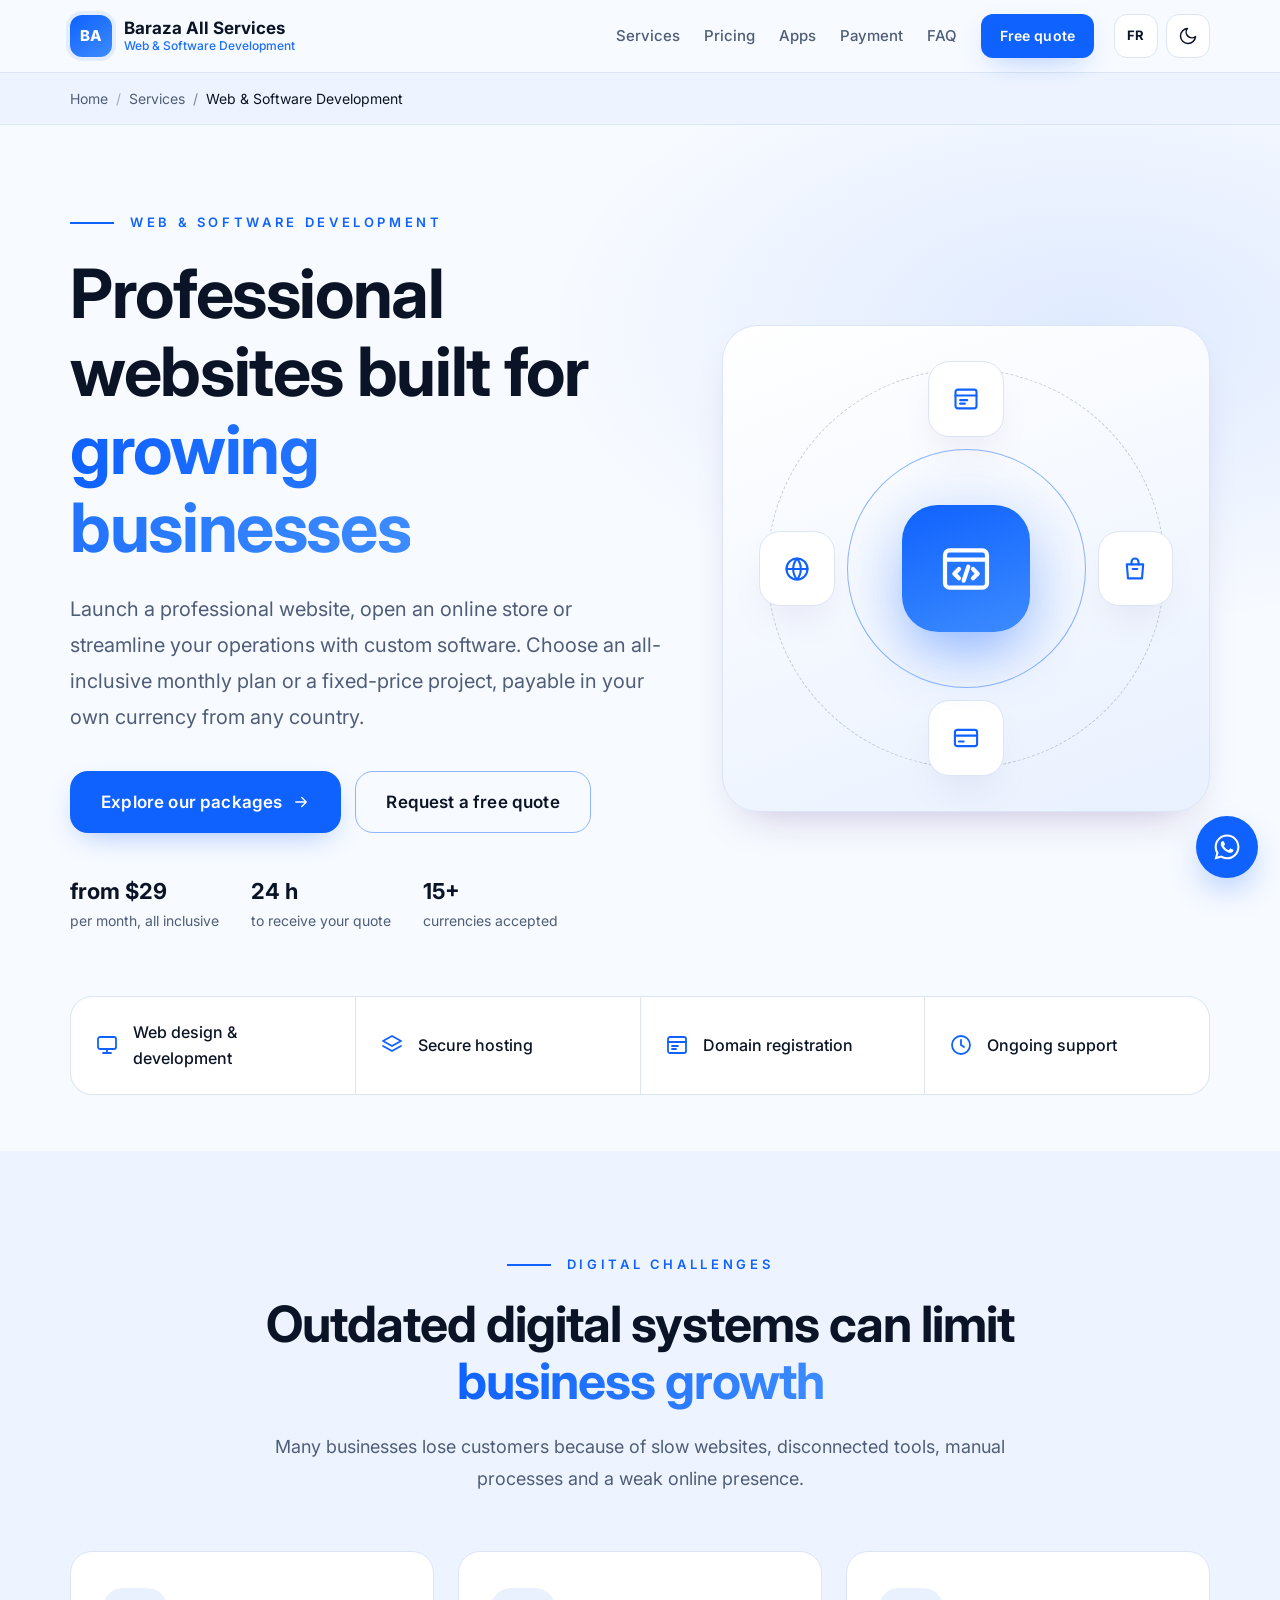
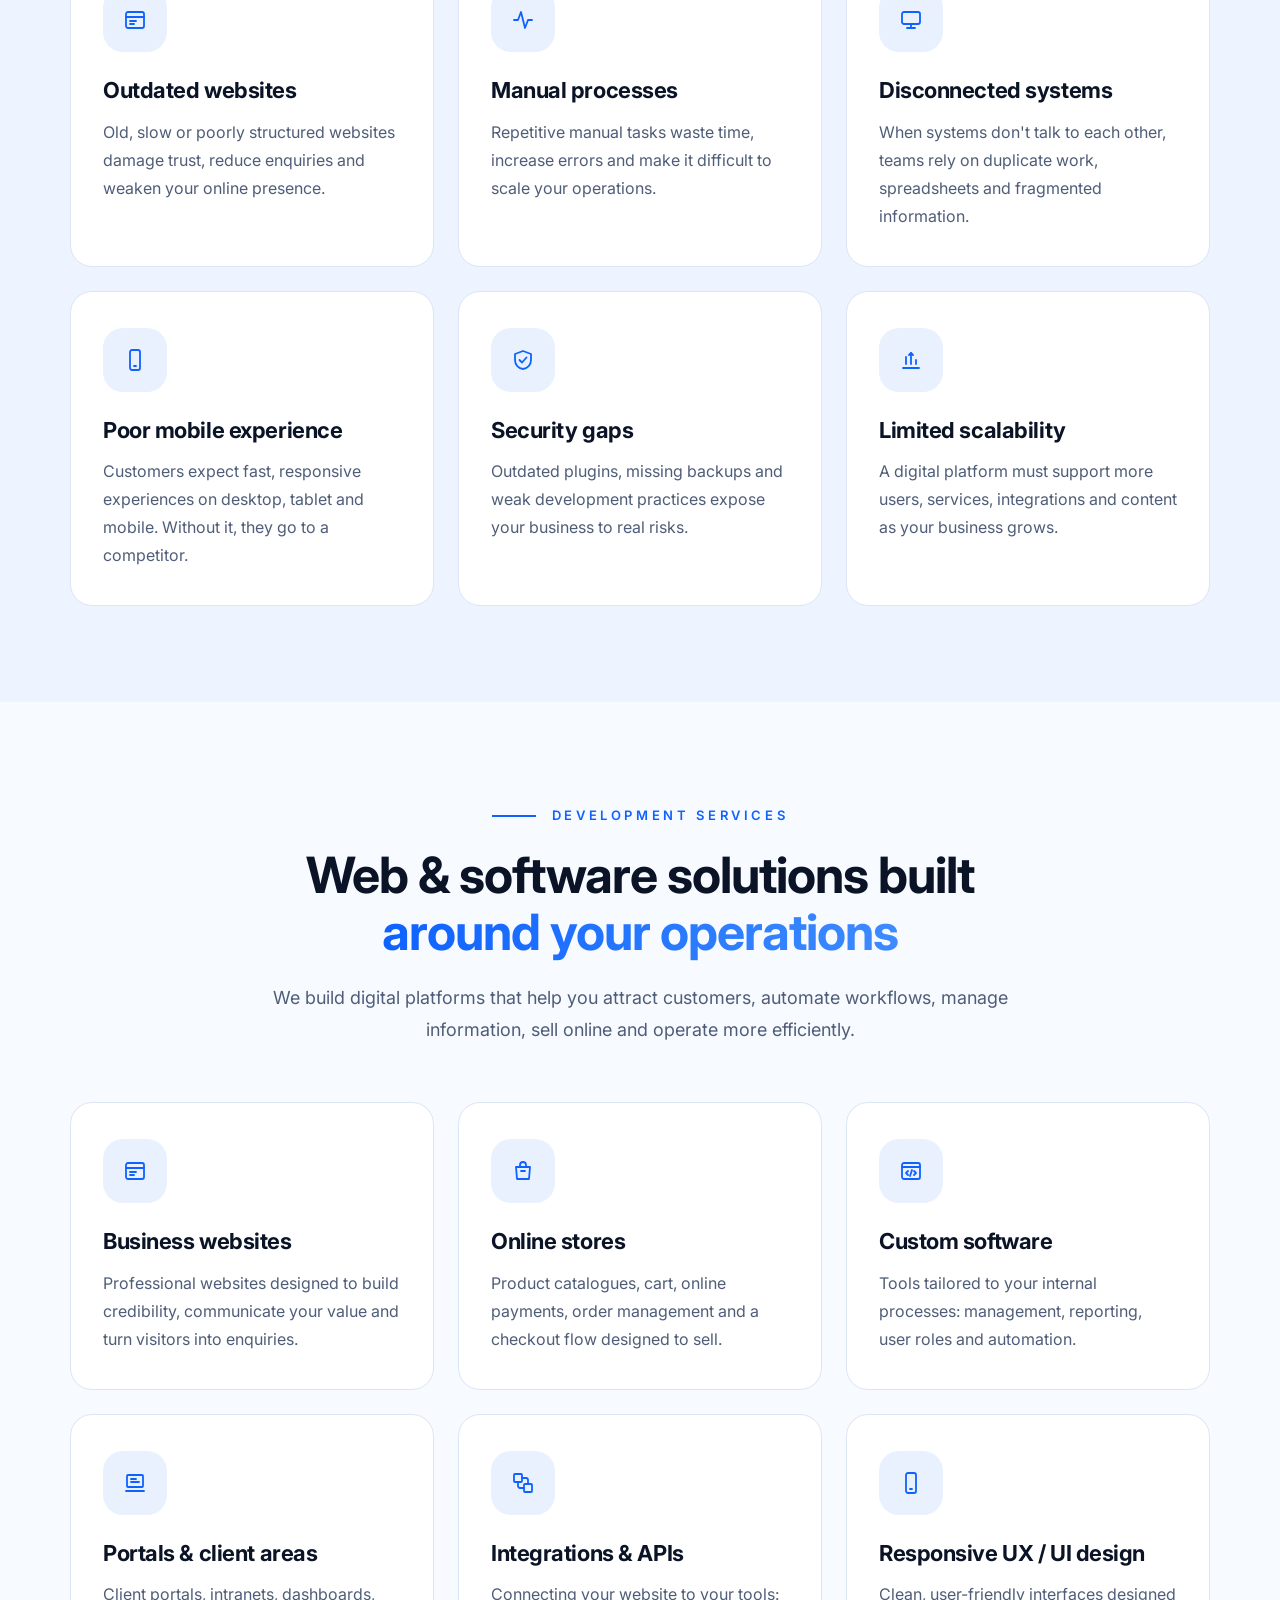
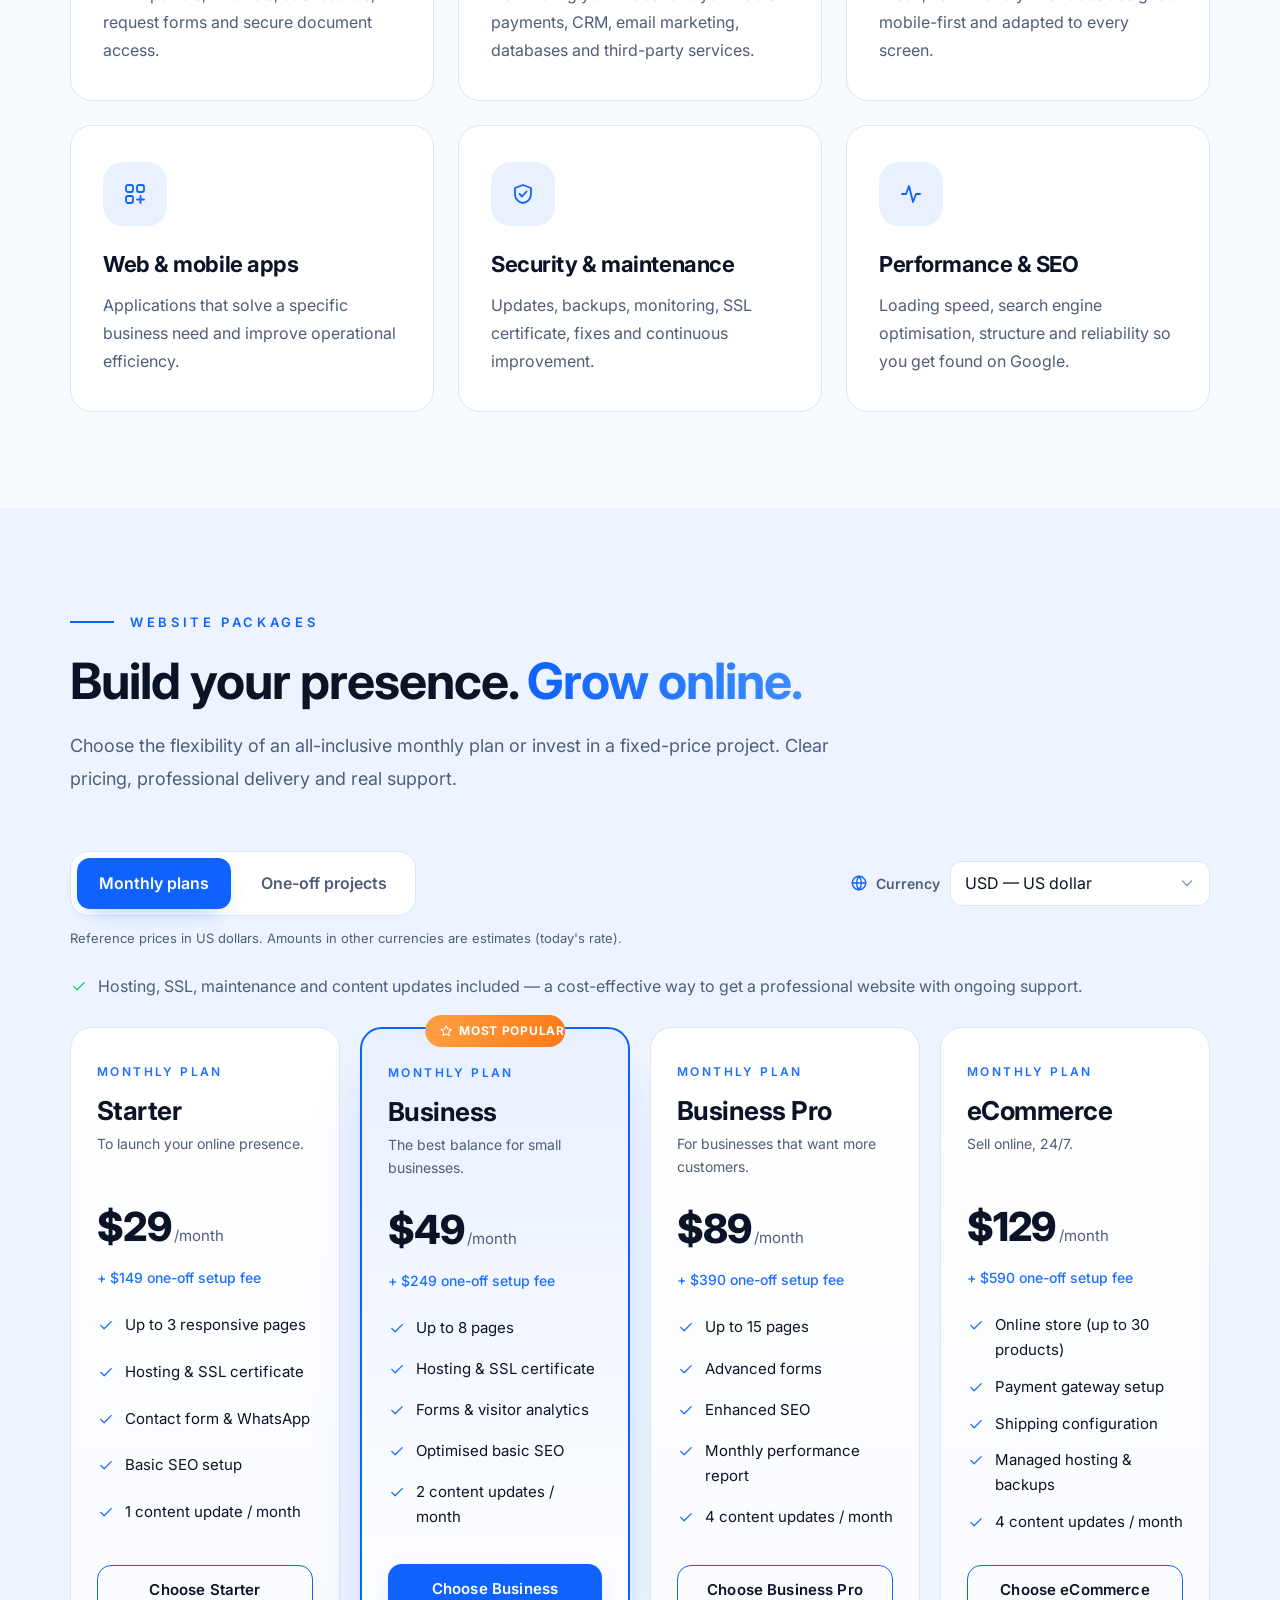
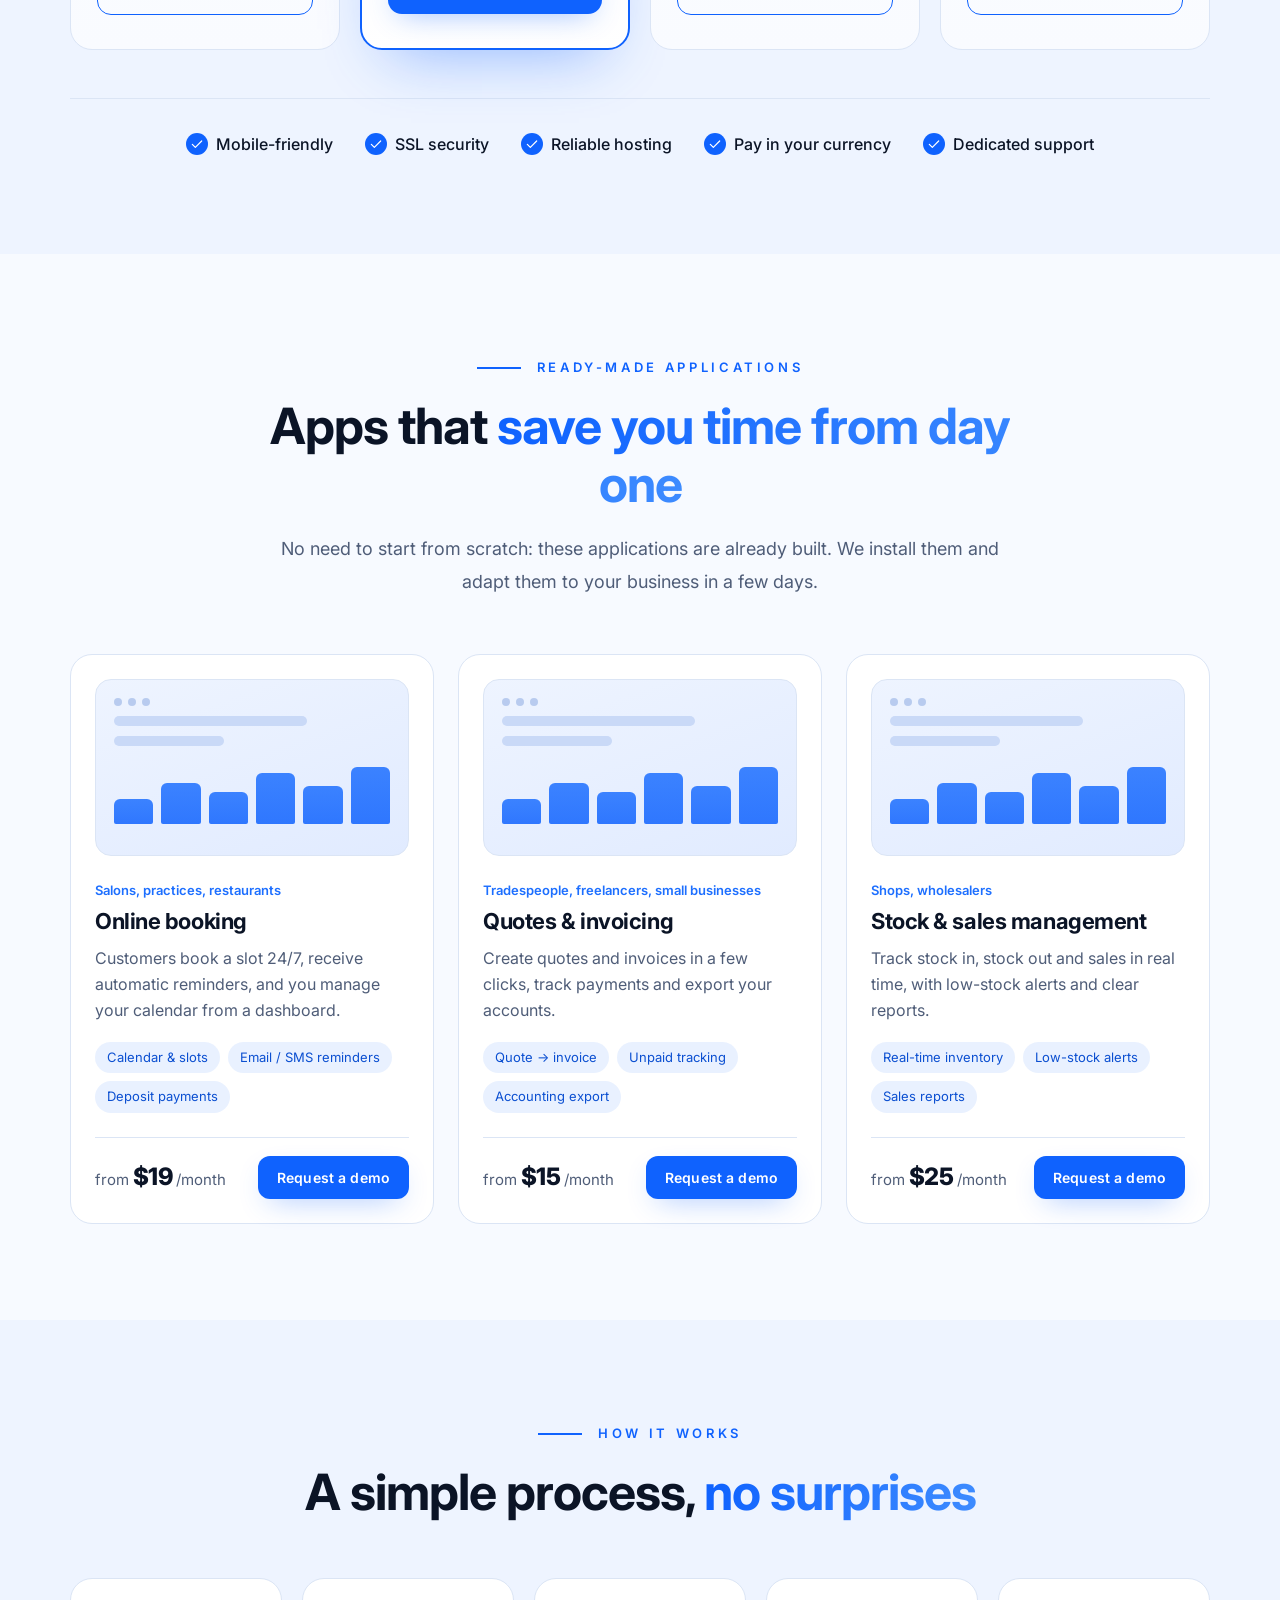
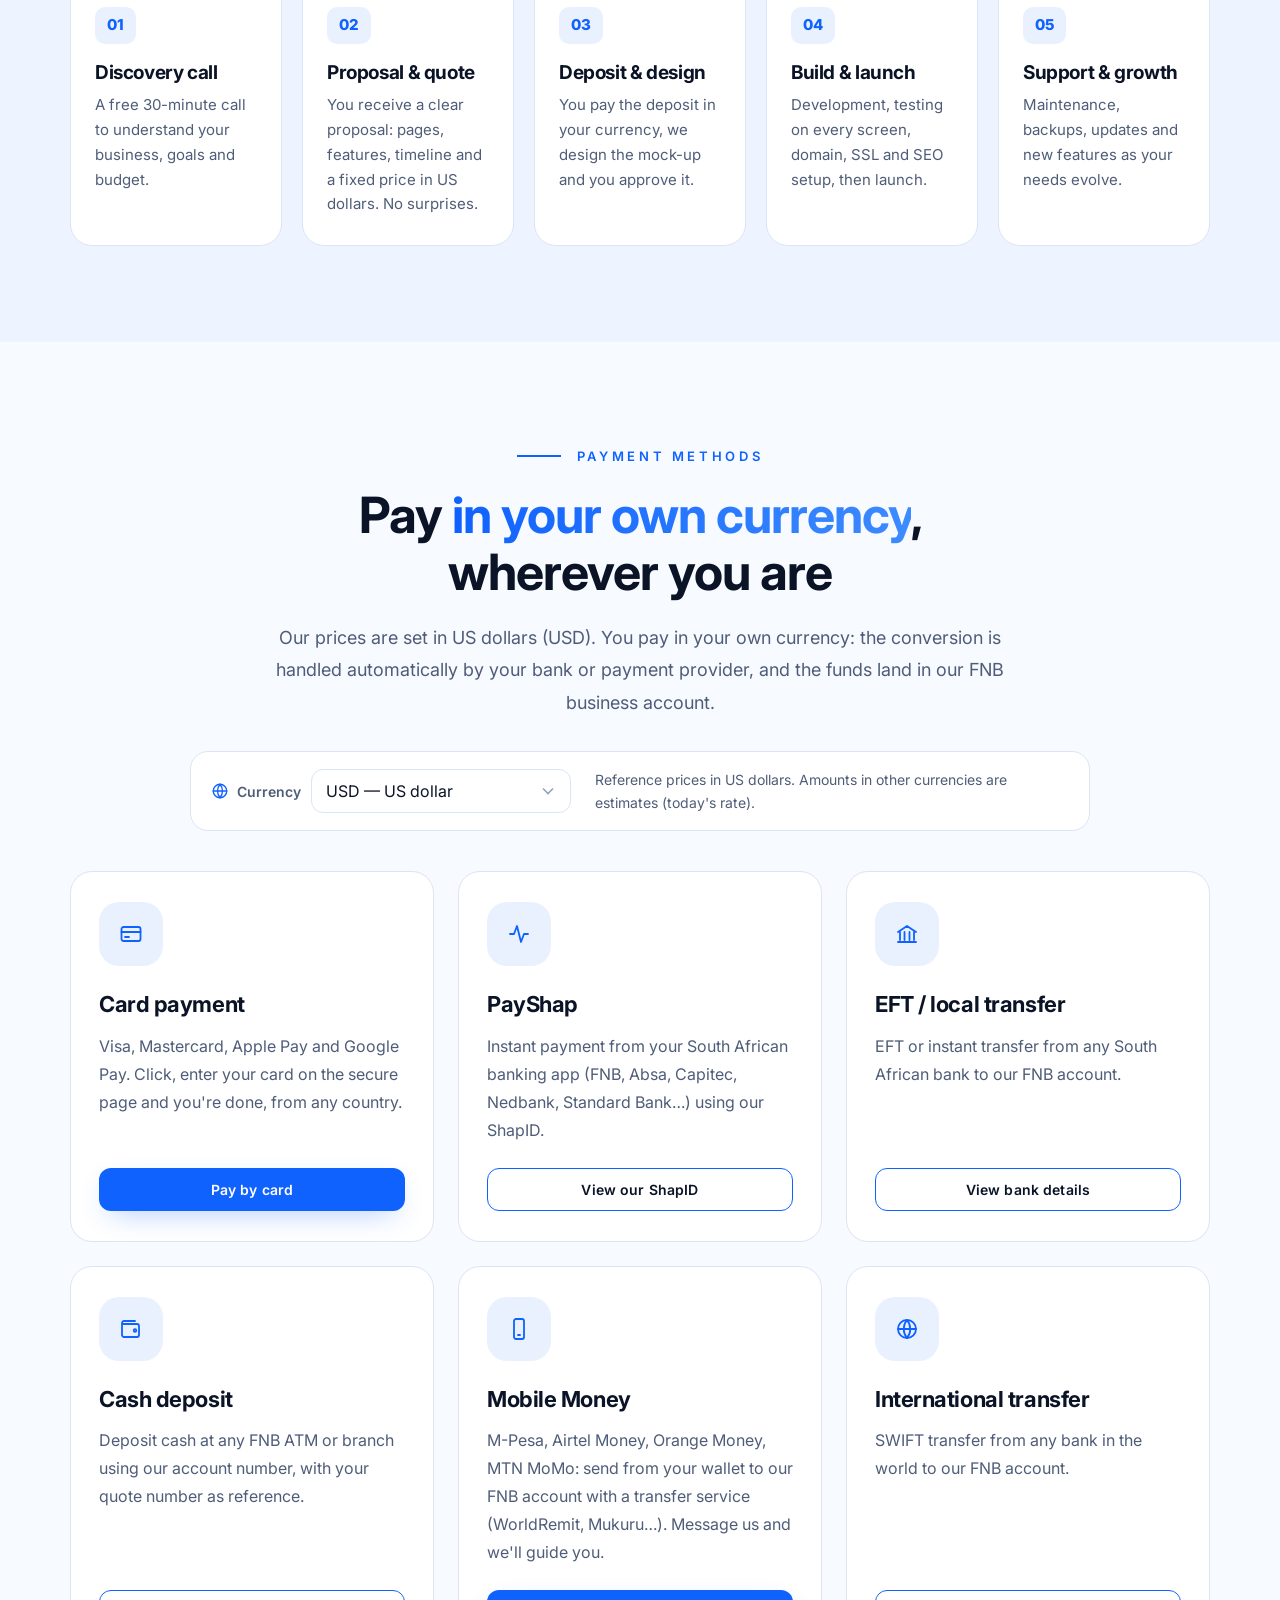
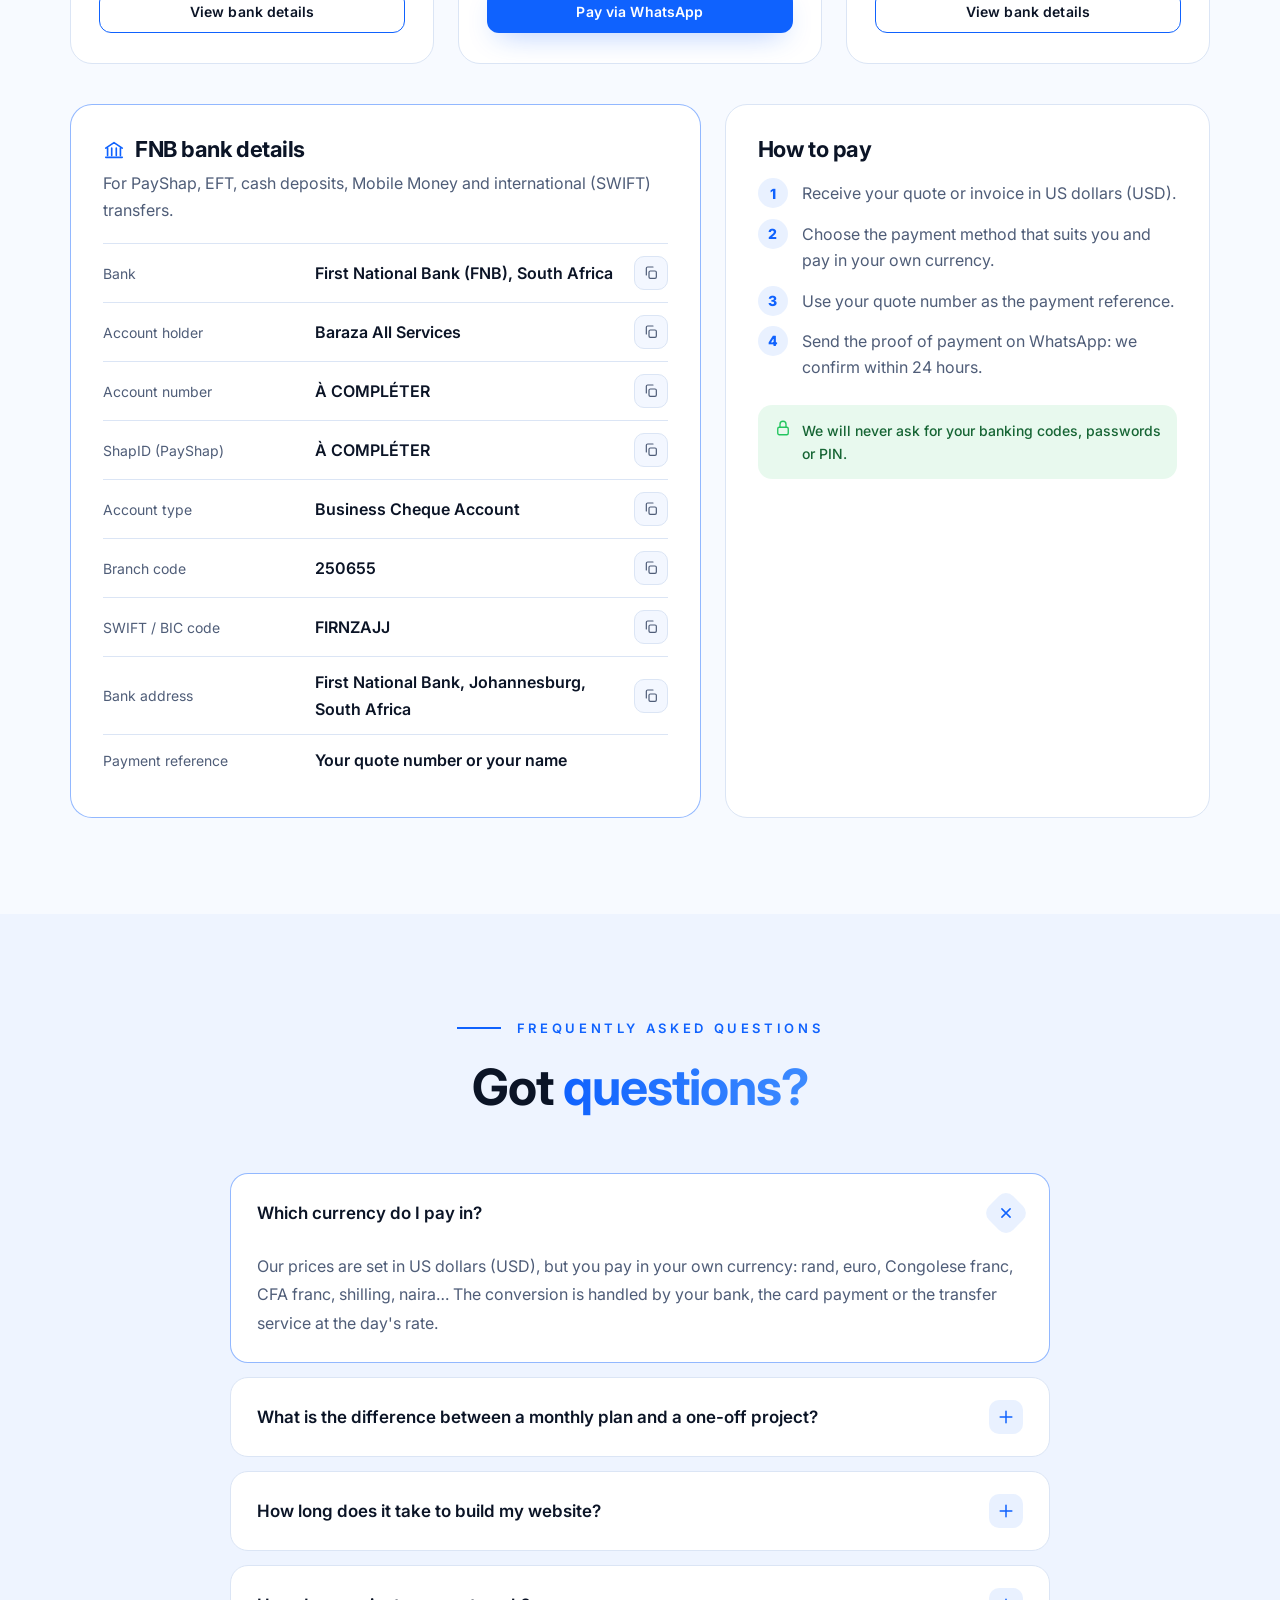
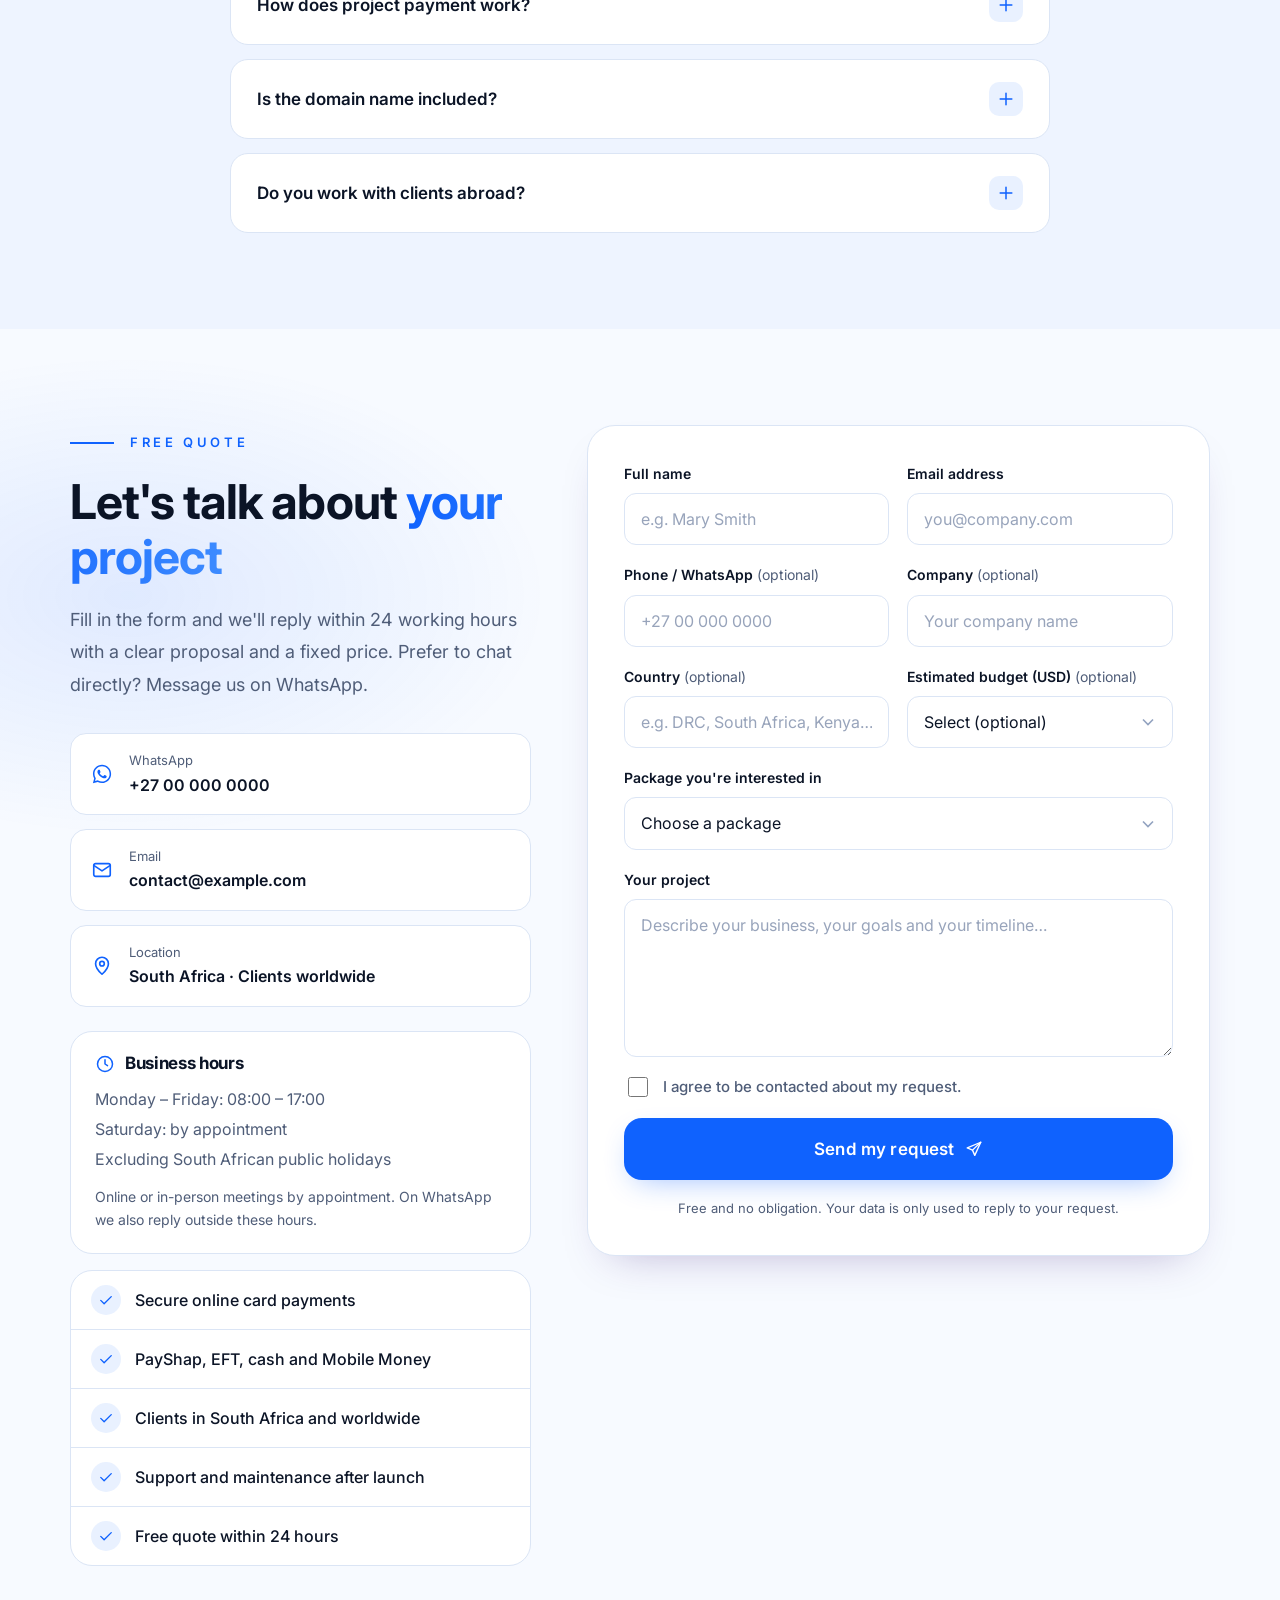
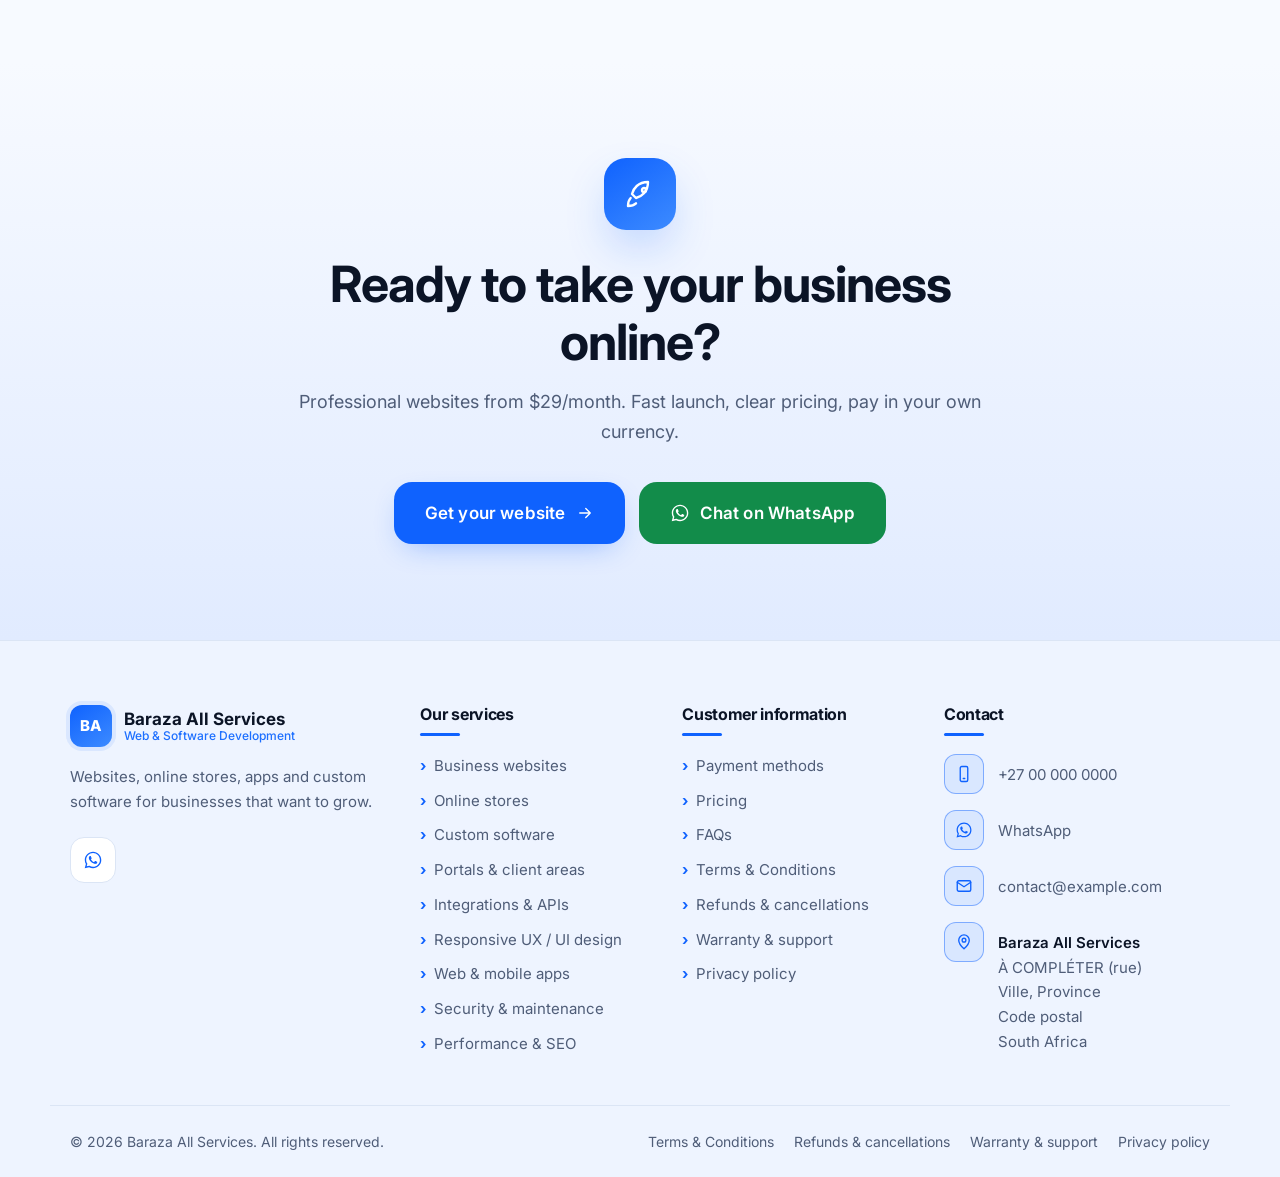
<file: Mon Entreprise/site/index.html>
<!DOCTYPE html>
<html lang="fr" data-theme="dark">
<head>
    <meta charset="UTF-8">
    <meta name="viewport" content="width=device-width, initial-scale=1">
    <script>
        /* Thème et langue appliqués avant l'affichage (évite un flash) */
        (function () {
            var d = document.documentElement, theme, lang;
            try { theme = localStorage.getItem('theme'); lang = localStorage.getItem('lang'); } catch (e) {}
            if (!theme) theme = window.matchMedia && window.matchMedia('(prefers-color-scheme: light)').matches ? 'light' : 'dark';
            d.setAttribute('data-theme', theme);
            if (!lang) lang = (navigator.language || 'fr').slice(0, 2) === 'fr' ? 'fr' : 'en';
            d.setAttribute('lang', lang);
            d.classList.add('js');
        })();
    </script>
    <meta name="theme-color" content="#070d1a">
    <title data-i18n="meta.title">Baraza All Services — Création de sites web, applications et logiciels</title>
    <meta name="description" data-i18n-attr="content:meta.description" content="Sites vitrines, boutiques en ligne, applications et logiciels sur mesure. Abonnement dès 29 $/mois ou projet à prix fixe. Paiement dans votre devise. Devis gratuit sous 24 h.">
    <meta property="og:type" content="website">
    <meta property="og:site_name" content="Baraza All Services">
    <meta property="og:title" data-i18n-attr="content:meta.og_title" content="Sites web professionnels dès 29 $/mois — Baraza All Services">
    <meta property="og:description" data-i18n-attr="content:meta.description" content="Sites vitrines, boutiques en ligne, applications et logiciels sur mesure. Abonnement dès 29 $/mois ou projet à prix fixe. Paiement dans votre devise. Devis gratuit sous 24 h.">
    <meta property="og:url" content="https://baraza-all-services.netlify.app/">
    <meta property="og:image" content="https://baraza-all-services.netlify.app/images/og-image.png">
    <meta name="twitter:card" content="summary_large_image">
    <link rel="canonical" href="https://baraza-all-services.netlify.app/">
    <link rel="icon" type="image/svg+xml" href="images/favicon.svg">
    <link rel="preconnect" href="https://fonts.googleapis.com">
    <link rel="preconnect" href="https://fonts.gstatic.com" crossorigin>
    <link href="https://fonts.googleapis.com/css2?family=Inter:wght@400;500;600;700;800&display=swap" rel="stylesheet">
    <link rel="stylesheet" href="css/style.css">
    <script type="application/ld+json">
{
  "@context": "https://schema.org",
  "@type": "ProfessionalService",
  "name": "Baraza All Services",
  "description": "Développement Web & Logiciel",
  "url": "https://baraza-all-services.netlify.app/",
  "email": "contact@example.com",
  "telephone": "+27 00 000 0000",
  "currenciesAccepted": "USD, ZAR, EUR, GBP, CDF, XAF, XOF, KES, TZS, UGX, RWF, BIF, NGN, ZMW, BWP, AOA, CAD, CHF",
  "paymentAccepted": "Credit Card, PayShap, EFT, Cash, Bank Transfer, Mobile Money",
  "makesOffer": [
    {
      "@type": "Offer",
      "name": "Website Starter",
      "priceSpecification": {
        "@type": "UnitPriceSpecification",
        "price": 29,
        "priceCurrency": "USD",
        "unitText": "MONTH"
      }
    },
    {
      "@type": "Offer",
      "name": "Website Business",
      "priceSpecification": {
        "@type": "UnitPriceSpecification",
        "price": 49,
        "priceCurrency": "USD",
        "unitText": "MONTH"
      }
    },
    {
      "@type": "Offer",
      "name": "Website Business Pro",
      "priceSpecification": {
        "@type": "UnitPriceSpecification",
        "price": 89,
        "priceCurrency": "USD",
        "unitText": "MONTH"
      }
    },
    {
      "@type": "Offer",
      "name": "Website eCommerce",
      "priceSpecification": {
        "@type": "UnitPriceSpecification",
        "price": 129,
        "priceCurrency": "USD",
        "unitText": "MONTH"
      }
    }
  ]
}
    </script>
</head>
<body data-whatsapp="27000000000">
<a class="skip-link" href="#contenu" data-i18n="ui.skip">Aller au contenu</a>

<header class="site-header">
    <div class="container site-header__inner">
        <a class="logo" href="#contenu" aria-label="Baraza All Services">
            <span class="logo__mark">BA</span>
                <span class="logo__text"><strong>Baraza All Services</strong><small data-i18n="brand.tagline">Développement Web &amp; Logiciel</small></span>
        </a>
        <nav class="main-nav" id="main-nav">
            <a href="#services"><span data-i18n="nav.services">Services</span></a>
            <a href="#tarifs"><span data-i18n="nav.pricing">Tarifs</span></a>
            <a href="#applications"><span data-i18n="nav.apps">Applications</span></a>
            <a href="#paiement"><span data-i18n="nav.payment">Paiement</span></a>
            <a href="#faq"><span data-i18n="nav.faq">FAQ</span></a>
            <a class="btn btn--primary btn--sm" href="#devis"><span data-i18n="nav.cta">Devis gratuit</span></a>
        </nav>
        <div class="header-tools">
            <button class="icon-btn lang-btn" type="button" id="lang-toggle" data-i18n-attr="aria-label:ui.lang_switch;title:ui.lang_switch" aria-label="Switch to English" title="Switch to English"><span data-i18n="ui.lang_label">EN</span></button>
            <button class="icon-btn theme-btn" type="button" id="theme-toggle" aria-label="Passer en mode clair">
                <span class="theme-btn__sun"><svg class="icon" width="20" height="20" viewBox="0 0 24 24" fill="none" stroke="currentColor" stroke-width="1.8" stroke-linecap="round" stroke-linejoin="round" aria-hidden="true" focusable="false"><circle cx="12" cy="12" r="4"/><path d="M12 2v2M12 20v2M4.9 4.9l1.4 1.4M17.7 17.7l1.4 1.4M2 12h2M20 12h2M4.9 19.1l1.4-1.4M17.7 6.3l1.4-1.4"/></svg></span><span class="theme-btn__moon"><svg class="icon" width="20" height="20" viewBox="0 0 24 24" fill="none" stroke="currentColor" stroke-width="1.8" stroke-linecap="round" stroke-linejoin="round" aria-hidden="true" focusable="false"><path d="M21 12.8A9 9 0 1111.2 3a7 7 0 009.8 9.8z"/></svg></span>
            </button>
            <button class="icon-btn nav-toggle" type="button" aria-controls="main-nav" aria-expanded="false" data-i18n-attr="aria-label:ui.menu_open" aria-label="Ouvrir le menu">
                <span class="nav-toggle__open"><svg class="icon" width="24" height="24" viewBox="0 0 24 24" fill="none" stroke="currentColor" stroke-width="1.8" stroke-linecap="round" stroke-linejoin="round" aria-hidden="true" focusable="false"><path d="M4 7h16M4 12h16M4 17h16"/></svg></span>
                <span class="nav-toggle__close"><svg class="icon" width="24" height="24" viewBox="0 0 24 24" fill="none" stroke="currentColor" stroke-width="1.8" stroke-linecap="round" stroke-linejoin="round" aria-hidden="true" focusable="false"><path d="M6 6l12 12M18 6L6 18"/></svg></span>
            </button>
        </div>
    </div>
</header>

<main id="contenu">
    <nav class="breadcrumb" aria-label="Breadcrumb">
        <div class="container">
            <ol>
                <li><a href="#contenu"><span data-i18n="breadcrumb.home">Accueil</span></a></li>
                <li><a href="#services"><span data-i18n="breadcrumb.services">Services</span></a></li>
                <li aria-current="page"><span data-i18n="breadcrumb.current">Développement Web &amp; Logiciel</span></li>
            </ol>
        </div>
    </nav>

    <section class="hero">
        <div class="container hero__grid">
            <div class="hero__content reveal">
                <p class="eyebrow" data-i18n="hero.eyebrow">Développement web &amp; logiciel</p>
                <h1 data-i18n-html="hero.title">Des sites web professionnels pour les <span class="accent">entreprises qui grandissent</span></h1>
                <p class="lead" data-i18n="hero.lead">Lancez un site professionnel, ouvrez votre boutique en ligne ou simplifiez votre activité avec un logiciel sur mesure. Abonnement mensuel tout compris ou projet à prix fixe, payable dans votre devise, depuis n&#x27;importe quel pays.</p>
                <div class="hero__actions">
                    <a class="btn btn--primary btn--lg" href="#tarifs"><span data-i18n="hero.cta_primary">Voir les formules</span> <svg class="icon" width="18" height="18" viewBox="0 0 24 24" fill="none" stroke="currentColor" stroke-width="1.8" stroke-linecap="round" stroke-linejoin="round" aria-hidden="true" focusable="false"><path d="M5 12h14M13 6l6 6-6 6"/></svg></a>
                    <a class="btn btn--ghost btn--lg" href="#devis"><span data-i18n="hero.cta_secondary">Demander un devis gratuit</span></a>
                </div>
                <ul class="hero__proof">
                    <li><strong><span data-i18n="ui.from">dès</span> <span class="money" data-usd="29">29 $</span></strong><span data-i18n="hero.proof1">par mois, tout compris</span></li>
                    <li><strong><span data-i18n="hero.proof2_value">24 h</span></strong><span data-i18n="hero.proof2">pour recevoir votre devis</span></li>
                    <li><strong><span data-i18n="hero.proof3_value">+15</span></strong><span data-i18n="hero.proof3">devises acceptées</span></li>
                </ul>
            </div>
            <div class="hero__visual reveal" aria-hidden="true">
                <div class="orbit">
                    <span class="orbit__ring orbit__ring--outer"></span>
                    <span class="orbit__ring orbit__ring--inner"></span>
                    <span class="orbit__node orbit__node--top"><svg class="icon" width="28" height="28" viewBox="0 0 24 24" fill="none" stroke="currentColor" stroke-width="1.8" stroke-linecap="round" stroke-linejoin="round" aria-hidden="true" focusable="false"><rect x="3" y="4" width="18" height="16" rx="2"/><path d="M3 9h18M7 13h6M7 16h4"/></svg></span>
                    <span class="orbit__node orbit__node--right"><svg class="icon" width="28" height="28" viewBox="0 0 24 24" fill="none" stroke="currentColor" stroke-width="1.8" stroke-linecap="round" stroke-linejoin="round" aria-hidden="true" focusable="false"><path d="M5 8h14l-1 12H6L5 8z"/><path d="M9 8V6a3 3 0 016 0v2M10 12h4"/></svg></span>
                    <span class="orbit__node orbit__node--bottom"><svg class="icon" width="28" height="28" viewBox="0 0 24 24" fill="none" stroke="currentColor" stroke-width="1.8" stroke-linecap="round" stroke-linejoin="round" aria-hidden="true" focusable="false"><rect x="2.5" y="5" width="19" height="14" rx="2"/><path d="M2.5 10h19M6 15h4"/></svg></span>
                    <span class="orbit__node orbit__node--left"><svg class="icon" width="28" height="28" viewBox="0 0 24 24" fill="none" stroke="currentColor" stroke-width="1.8" stroke-linecap="round" stroke-linejoin="round" aria-hidden="true" focusable="false"><circle cx="12" cy="12" r="9"/><path d="M3 12h18M12 3a14 14 0 010 18M12 3a14 14 0 000 18"/></svg></span>
                    <span class="orbit__core"><svg class="icon" width="56" height="56" viewBox="0 0 24 24" fill="none" stroke="currentColor" stroke-width="1.8" stroke-linecap="round" stroke-linejoin="round" aria-hidden="true" focusable="false"><rect x="3" y="4" width="18" height="16" rx="2"/><path d="M3 8h18M9 12l-2 2 2 2M15 12l2 2-2 2M13 11l-2 6"/></svg></span>
                </div>
            </div>
        </div>
        <div class="container">
            <ul class="feature-strip"><li><svg class="icon" width="24" height="24" viewBox="0 0 24 24" fill="none" stroke="currentColor" stroke-width="1.8" stroke-linecap="round" stroke-linejoin="round" aria-hidden="true" focusable="false"><rect x="3" y="4" width="18" height="12" rx="2"/><path d="M8 20h8M12 16v4"/></svg><span data-i18n="strip.0">Design &amp; développement web</span></li><li><svg class="icon" width="24" height="24" viewBox="0 0 24 24" fill="none" stroke="currentColor" stroke-width="1.8" stroke-linecap="round" stroke-linejoin="round" aria-hidden="true" focusable="false"><path d="M12 3l9 5-9 5-9-5 9-5z"/><path d="M3 13l9 5 9-5"/></svg><span data-i18n="strip.1">Hébergement sécurisé</span></li><li><svg class="icon" width="24" height="24" viewBox="0 0 24 24" fill="none" stroke="currentColor" stroke-width="1.8" stroke-linecap="round" stroke-linejoin="round" aria-hidden="true" focusable="false"><rect x="3" y="4" width="18" height="16" rx="2"/><path d="M3 9h18M7 13h6M7 16h4"/></svg><span data-i18n="strip.2">Nom de domaine</span></li><li><svg class="icon" width="24" height="24" viewBox="0 0 24 24" fill="none" stroke="currentColor" stroke-width="1.8" stroke-linecap="round" stroke-linejoin="round" aria-hidden="true" focusable="false"><circle cx="12" cy="12" r="9"/><path d="M12 7v5l3 2"/></svg><span data-i18n="strip.3">Support continu</span></li></ul>
        </div>
    </section>

    <section class="section section--alt" aria-labelledby="defis-titre">
        <div class="container">
            <header class="section-head section-head--center reveal">
                <p class="eyebrow" data-i18n="challenges.eyebrow">Défis numériques</p>
                <h2 data-i18n-html="challenges.title" id="defis-titre">Des outils dépassés freinent la <span class="accent">croissance de votre entreprise</span></h2>
                <p data-i18n="challenges.lead">Beaucoup d&#x27;entreprises perdent des clients à cause d&#x27;un site lent, d&#x27;outils qui ne communiquent pas, de tâches manuelles et d&#x27;une présence en ligne trop faible.</p>
            </header>
            <div class="card-grid">
                <article class="card reveal">
                    <span class="card__icon"><svg class="icon" width="24" height="24" viewBox="0 0 24 24" fill="none" stroke="currentColor" stroke-width="1.8" stroke-linecap="round" stroke-linejoin="round" aria-hidden="true" focusable="false"><rect x="3" y="4" width="18" height="16" rx="2"/><path d="M3 9h18M7 13h6M7 16h4"/></svg></span>
                    <h3 data-i18n="challenges.items.0.title">Site web dépassé</h3>
                    <p data-i18n="challenges.items.0.text">Un site ancien, lent ou mal structuré fait perdre la confiance des visiteurs, réduit les demandes de contact et affaiblit votre image.</p>
                </article>
                <article class="card reveal">
                    <span class="card__icon"><svg class="icon" width="24" height="24" viewBox="0 0 24 24" fill="none" stroke="currentColor" stroke-width="1.8" stroke-linecap="round" stroke-linejoin="round" aria-hidden="true" focusable="false"><path d="M3 12h4l3-8 4 16 3-8h4"/></svg></span>
                    <h3 data-i18n="challenges.items.1.title">Processus manuels</h3>
                    <p data-i18n="challenges.items.1.text">Les tâches répétitives font perdre du temps, multiplient les erreurs et freinent la croissance de votre activité.</p>
                </article>
                <article class="card reveal">
                    <span class="card__icon"><svg class="icon" width="24" height="24" viewBox="0 0 24 24" fill="none" stroke="currentColor" stroke-width="1.8" stroke-linecap="round" stroke-linejoin="round" aria-hidden="true" focusable="false"><rect x="3" y="4" width="18" height="12" rx="2"/><path d="M8 20h8M12 16v4"/></svg></span>
                    <h3 data-i18n="challenges.items.2.title">Outils déconnectés</h3>
                    <p data-i18n="challenges.items.2.text">Quand vos outils ne communiquent pas, vos équipes ressaisissent les données, jonglent avec des tableurs et perdent l&#x27;information.</p>
                </article>
                <article class="card reveal">
                    <span class="card__icon"><svg class="icon" width="24" height="24" viewBox="0 0 24 24" fill="none" stroke="currentColor" stroke-width="1.8" stroke-linecap="round" stroke-linejoin="round" aria-hidden="true" focusable="false"><rect x="7" y="2" width="10" height="20" rx="2"/><path d="M11 18h2"/></svg></span>
                    <h3 data-i18n="challenges.items.3.title">Mauvaise expérience mobile</h3>
                    <p data-i18n="challenges.items.3.text">Vos clients attendent une expérience rapide et fluide sur ordinateur, tablette et smartphone. Sans cela, ils partent chez un concurrent.</p>
                </article>
                <article class="card reveal">
                    <span class="card__icon"><svg class="icon" width="24" height="24" viewBox="0 0 24 24" fill="none" stroke="currentColor" stroke-width="1.8" stroke-linecap="round" stroke-linejoin="round" aria-hidden="true" focusable="false"><path d="M12 3l8 3v6c0 5-3.5 8.5-8 9-4.5-.5-8-4-8-9V6l8-3z"/><path d="M8.5 12l2.5 2.5 4.5-5"/></svg></span>
                    <h3 data-i18n="challenges.items.4.title">Failles de sécurité</h3>
                    <p data-i18n="challenges.items.4.text">Extensions obsolètes, absence de sauvegardes et mauvaises pratiques exposent votre activité à des risques réels.</p>
                </article>
                <article class="card reveal">
                    <span class="card__icon"><svg class="icon" width="24" height="24" viewBox="0 0 24 24" fill="none" stroke="currentColor" stroke-width="1.8" stroke-linecap="round" stroke-linejoin="round" aria-hidden="true" focusable="false"><path d="M4 20h16M7 16V9M12 16V5M17 16v-4"/><path d="M10 7l2-2 2 2"/></svg></span>
                    <h3 data-i18n="challenges.items.5.title">Croissance limitée</h3>
                    <p data-i18n="challenges.items.5.text">Une plateforme doit pouvoir accueillir plus d&#x27;utilisateurs, de services, d&#x27;intégrations et de contenus au fil de votre développement.</p>
                </article>
            </div>
        </div>
    </section>

    <section class="section" id="services" aria-labelledby="services-titre">
        <div class="container">
            <header class="section-head section-head--center reveal">
                <p class="eyebrow" data-i18n="services.eyebrow">Services de développement</p>
                <h2 data-i18n-html="services.title" id="services-titre">Des solutions web &amp; logicielles construites <span class="accent">autour de votre activité</span></h2>
                <p data-i18n="services.lead">Nous créons des plateformes qui vous aident à attirer des clients, automatiser vos tâches, gérer vos informations, vendre en ligne et travailler plus efficacement.</p>
            </header>
            <div class="card-grid">
                <article class="card reveal">
                    <span class="card__icon"><svg class="icon" width="24" height="24" viewBox="0 0 24 24" fill="none" stroke="currentColor" stroke-width="1.8" stroke-linecap="round" stroke-linejoin="round" aria-hidden="true" focusable="false"><rect x="3" y="4" width="18" height="16" rx="2"/><path d="M3 9h18M7 13h6M7 16h4"/></svg></span>
                    <h3 data-i18n="services.items.0.title">Sites vitrines professionnels</h3>
                    <p data-i18n="services.items.0.text">Des sites conçus pour inspirer confiance, présenter clairement votre valeur et transformer les visiteurs en demandes de devis.</p>
                </article>
                <article class="card reveal">
                    <span class="card__icon"><svg class="icon" width="24" height="24" viewBox="0 0 24 24" fill="none" stroke="currentColor" stroke-width="1.8" stroke-linecap="round" stroke-linejoin="round" aria-hidden="true" focusable="false"><path d="M5 8h14l-1 12H6L5 8z"/><path d="M9 8V6a3 3 0 016 0v2M10 12h4"/></svg></span>
                    <h3 data-i18n="services.items.1.title">Boutiques en ligne</h3>
                    <p data-i18n="services.items.1.text">Catalogue produits, panier, paiement en ligne, gestion des commandes et parcours d&#x27;achat pensé pour vendre.</p>
                </article>
                <article class="card reveal">
                    <span class="card__icon"><svg class="icon" width="24" height="24" viewBox="0 0 24 24" fill="none" stroke="currentColor" stroke-width="1.8" stroke-linecap="round" stroke-linejoin="round" aria-hidden="true" focusable="false"><rect x="3" y="4" width="18" height="16" rx="2"/><path d="M3 8h18M9 12l-2 2 2 2M15 12l2 2-2 2M13 11l-2 6"/></svg></span>
                    <h3 data-i18n="services.items.2.title">Logiciels sur mesure</h3>
                    <p data-i18n="services.items.2.text">Des outils adaptés à vos processus internes : gestion, reporting, rôles utilisateurs et automatisations.</p>
                </article>
                <article class="card reveal">
                    <span class="card__icon"><svg class="icon" width="24" height="24" viewBox="0 0 24 24" fill="none" stroke="currentColor" stroke-width="1.8" stroke-linecap="round" stroke-linejoin="round" aria-hidden="true" focusable="false"><rect x="4" y="4" width="16" height="12" rx="1"/><path d="M8 8h5M8 11h8M3 20h18"/></svg></span>
                    <h3 data-i18n="services.items.3.title">Portails &amp; espaces clients</h3>
                    <p data-i18n="services.items.3.text">Espaces clients, intranets, tableaux de bord, formulaires de demande et accès sécurisé aux documents.</p>
                </article>
                <article class="card reveal">
                    <span class="card__icon"><svg class="icon" width="24" height="24" viewBox="0 0 24 24" fill="none" stroke="currentColor" stroke-width="1.8" stroke-linecap="round" stroke-linejoin="round" aria-hidden="true" focusable="false"><rect x="3" y="3" width="8" height="8" rx="1"/><rect x="13" y="13" width="8" height="8" rx="1"/><path d="M11 7h4a2 2 0 012 2v4M13 17H9a2 2 0 01-2-2v-4"/></svg></span>
                    <h3 data-i18n="services.items.4.title">Intégrations &amp; API</h3>
                    <p data-i18n="services.items.4.text">Connexion de votre site avec vos outils : paiement, CRM, emailing, bases de données et services tiers.</p>
                </article>
                <article class="card reveal">
                    <span class="card__icon"><svg class="icon" width="24" height="24" viewBox="0 0 24 24" fill="none" stroke="currentColor" stroke-width="1.8" stroke-linecap="round" stroke-linejoin="round" aria-hidden="true" focusable="false"><rect x="7" y="2" width="10" height="20" rx="2"/><path d="M11 18h2"/></svg></span>
                    <h3 data-i18n="services.items.5.title">Design UX / UI responsive</h3>
                    <p data-i18n="services.items.5.text">Des interfaces claires et agréables, pensées d&#x27;abord pour le mobile puis adaptées à tous les écrans.</p>
                </article>
                <article class="card reveal">
                    <span class="card__icon"><svg class="icon" width="24" height="24" viewBox="0 0 24 24" fill="none" stroke="currentColor" stroke-width="1.8" stroke-linecap="round" stroke-linejoin="round" aria-hidden="true" focusable="false"><rect x="3" y="3" width="7" height="7" rx="2"/><rect x="14" y="3" width="7" height="7" rx="2"/><rect x="3" y="14" width="7" height="7" rx="2"/><path d="M17.5 14v7M14 17.5h7"/></svg></span>
                    <h3 data-i18n="services.items.6.title">Applications web &amp; mobiles</h3>
                    <p data-i18n="services.items.6.text">Des applications qui résolvent un besoin précis de votre activité et améliorent votre efficacité.</p>
                </article>
                <article class="card reveal">
                    <span class="card__icon"><svg class="icon" width="24" height="24" viewBox="0 0 24 24" fill="none" stroke="currentColor" stroke-width="1.8" stroke-linecap="round" stroke-linejoin="round" aria-hidden="true" focusable="false"><path d="M12 3l8 3v6c0 5-3.5 8.5-8 9-4.5-.5-8-4-8-9V6l8-3z"/><path d="M8.5 12l2.5 2.5 4.5-5"/></svg></span>
                    <h3 data-i18n="services.items.7.title">Sécurité &amp; maintenance</h3>
                    <p data-i18n="services.items.7.text">Mises à jour, sauvegardes, surveillance, certificat SSL, corrections et améliorations continues.</p>
                </article>
                <article class="card reveal">
                    <span class="card__icon"><svg class="icon" width="24" height="24" viewBox="0 0 24 24" fill="none" stroke="currentColor" stroke-width="1.8" stroke-linecap="round" stroke-linejoin="round" aria-hidden="true" focusable="false"><path d="M3 12h4l3-8 4 16 3-8h4"/></svg></span>
                    <h3 data-i18n="services.items.8.title">Performance &amp; SEO</h3>
                    <p data-i18n="services.items.8.text">Vitesse de chargement, référencement naturel, structure et fiabilité pour être trouvé sur Google.</p>
                </article>
            </div>
        </div>
    </section>

    <section class="section section--alt" id="tarifs" aria-labelledby="tarifs-titre">
        <div class="container">
            <header class="section-head reveal">
                <p class="eyebrow" data-i18n="pricing.eyebrow">Formules de création de site</p>
                <h2 data-i18n-html="pricing.title" id="tarifs-titre">Construisez votre présence. <span class="accent">Développez-vous en ligne.</span></h2>
                <p data-i18n="pricing.lead">Choisissez la souplesse d&#x27;un abonnement mensuel tout compris ou investissez dans un projet à prix fixe. Des tarifs clairs, un travail professionnel et un vrai suivi.</p>
            </header>
            <div class="pricing-toolbar">
                <div class="tabs" role="tablist" data-i18n-attr="aria-label:pricing.aria_tabs" aria-label="Type de formule">
                    <button class="tabs__btn is-active" type="button" role="tab" id="tab-mensuel" aria-controls="panel-mensuel" aria-selected="true"><span data-i18n="pricing.tab_monthly">Abonnement mensuel</span></button>
                    <button class="tabs__btn" type="button" role="tab" id="tab-unique" aria-controls="panel-unique" aria-selected="false" tabindex="-1"><span data-i18n="pricing.tab_oneoff">Paiement unique</span></button>
                </div>
                <div class="currency">
                    <label for="devise-tarifs"><svg class="icon" width="18" height="18" viewBox="0 0 24 24" fill="none" stroke="currentColor" stroke-width="1.8" stroke-linecap="round" stroke-linejoin="round" aria-hidden="true" focusable="false"><circle cx="12" cy="12" r="9"/><path d="M3 12h18M12 3a14 14 0 010 18M12 3a14 14 0 000 18"/></svg><span data-i18n="ui.currency">Devise</span></label>
                    <select id="devise-tarifs" class="currency__select" data-currency-select><option value="USD">USD — Dollar américain</option><option value="ZAR">ZAR — Rand sud-africain</option><option value="EUR">EUR — Euro</option><option value="GBP">GBP — Livre sterling</option><option value="CDF">CDF — Franc congolais</option><option value="XAF">XAF — Franc CFA (CEMAC)</option><option value="XOF">XOF — Franc CFA (UEMOA)</option><option value="KES">KES — Shilling kényan</option><option value="TZS">TZS — Shilling tanzanien</option><option value="UGX">UGX — Shilling ougandais</option><option value="RWF">RWF — Franc rwandais</option><option value="BIF">BIF — Franc burundais</option><option value="NGN">NGN — Naira nigérian</option><option value="ZMW">ZMW — Kwacha zambien</option><option value="BWP">BWP — Pula botswanais</option><option value="AOA">AOA — Kwanza angolais</option><option value="CAD">CAD — Dollar canadien</option><option value="CHF">CHF — Franc suisse</option></select>
                </div>
            </div>
            <p class="currency-note" data-i18n="ui.currency_note">Prix de référence en dollars US. Les montants dans une autre devise sont indicatifs (taux du jour).</p>
            <div class="tabs__panel" id="panel-mensuel" role="tabpanel" aria-labelledby="tab-mensuel">
                <p class="panel-intro"><svg class="icon" width="18" height="18" viewBox="0 0 24 24" fill="none" stroke="currentColor" stroke-width="1.8" stroke-linecap="round" stroke-linejoin="round" aria-hidden="true" focusable="false"><path d="M5 12.5l4.5 4.5L19 7.5"/></svg><span data-i18n="pricing.intro_monthly">Hébergement, SSL, maintenance et modifications inclus — un moyen économique d&#x27;avoir un site pro avec un suivi continu.</span></p>
                <div class="pricing-grid">
                        <article class="price-card">
                            
                            <p class="price-card__kicker" data-i18n="pricing.kicker">Abonnement mensuel</p>
                            <h3 data-i18n="pricing.plans.starter.name">Starter</h3>
                            <p class="price-card__tagline" data-i18n="pricing.plans.starter.tagline">Pour démarrer votre présence en ligne.</p>
                            <p class="price"><span class="price__amount"><span class="money" data-usd="29">29 $</span></span><span class="price__unit" data-i18n="ui.per_month">/mois</span></p>
                            <p class="price-card__setup">+ <span class="money" data-usd="149">149 $</span> <span data-i18n="pricing.setup">de mise en place (une fois)</span></p>
                            <ul class="checklist"><li><svg class="icon" width="18" height="18" viewBox="0 0 24 24" fill="none" stroke="currentColor" stroke-width="1.8" stroke-linecap="round" stroke-linejoin="round" aria-hidden="true" focusable="false"><path d="M5 12.5l4.5 4.5L19 7.5"/></svg><span data-i18n="pricing.plans.starter.features.0">Jusqu&#x27;à 3 pages responsive</span></li><li><svg class="icon" width="18" height="18" viewBox="0 0 24 24" fill="none" stroke="currentColor" stroke-width="1.8" stroke-linecap="round" stroke-linejoin="round" aria-hidden="true" focusable="false"><path d="M5 12.5l4.5 4.5L19 7.5"/></svg><span data-i18n="pricing.plans.starter.features.1">Hébergement &amp; certificat SSL</span></li><li><svg class="icon" width="18" height="18" viewBox="0 0 24 24" fill="none" stroke="currentColor" stroke-width="1.8" stroke-linecap="round" stroke-linejoin="round" aria-hidden="true" focusable="false"><path d="M5 12.5l4.5 4.5L19 7.5"/></svg><span data-i18n="pricing.plans.starter.features.2">Formulaire de contact &amp; WhatsApp</span></li><li><svg class="icon" width="18" height="18" viewBox="0 0 24 24" fill="none" stroke="currentColor" stroke-width="1.8" stroke-linecap="round" stroke-linejoin="round" aria-hidden="true" focusable="false"><path d="M5 12.5l4.5 4.5L19 7.5"/></svg><span data-i18n="pricing.plans.starter.features.3">SEO de base</span></li><li><svg class="icon" width="18" height="18" viewBox="0 0 24 24" fill="none" stroke="currentColor" stroke-width="1.8" stroke-linecap="round" stroke-linejoin="round" aria-hidden="true" focusable="false"><path d="M5 12.5l4.5 4.5L19 7.5"/></svg><span data-i18n="pricing.plans.starter.features.4">1 modification de contenu / mois</span></li></ul>
                            <a class="btn btn--outline btn--block" href="?offre=starter#devis" data-offer="starter"><span><span data-i18n="pricing.choose">Choisir</span> <span data-i18n="pricing.plans.starter.name">Starter</span></span></a>
                        </article>
                        <article class="price-card price-card--popular">
                            <span class="badge"><svg class="icon" width="14" height="14" viewBox="0 0 24 24" fill="none" stroke="currentColor" stroke-width="1.8" stroke-linecap="round" stroke-linejoin="round" aria-hidden="true" focusable="false"><path d="M12 3l2.7 5.6 6.1.9-4.4 4.3 1 6.1L12 17l-5.4 2.9 1-6.1-4.4-4.3 6.1-.9L12 3z"/></svg><span data-i18n="pricing.popular">Le plus populaire</span></span>
                            <p class="price-card__kicker" data-i18n="pricing.kicker">Abonnement mensuel</p>
                            <h3 data-i18n="pricing.plans.business.name">Business</h3>
                            <p class="price-card__tagline" data-i18n="pricing.plans.business.tagline">Le meilleur équilibre pour les PME.</p>
                            <p class="price"><span class="price__amount"><span class="money" data-usd="49">49 $</span></span><span class="price__unit" data-i18n="ui.per_month">/mois</span></p>
                            <p class="price-card__setup">+ <span class="money" data-usd="249">249 $</span> <span data-i18n="pricing.setup">de mise en place (une fois)</span></p>
                            <ul class="checklist"><li><svg class="icon" width="18" height="18" viewBox="0 0 24 24" fill="none" stroke="currentColor" stroke-width="1.8" stroke-linecap="round" stroke-linejoin="round" aria-hidden="true" focusable="false"><path d="M5 12.5l4.5 4.5L19 7.5"/></svg><span data-i18n="pricing.plans.business.features.0">Jusqu&#x27;à 8 pages</span></li><li><svg class="icon" width="18" height="18" viewBox="0 0 24 24" fill="none" stroke="currentColor" stroke-width="1.8" stroke-linecap="round" stroke-linejoin="round" aria-hidden="true" focusable="false"><path d="M5 12.5l4.5 4.5L19 7.5"/></svg><span data-i18n="pricing.plans.business.features.1">Hébergement &amp; certificat SSL</span></li><li><svg class="icon" width="18" height="18" viewBox="0 0 24 24" fill="none" stroke="currentColor" stroke-width="1.8" stroke-linecap="round" stroke-linejoin="round" aria-hidden="true" focusable="false"><path d="M5 12.5l4.5 4.5L19 7.5"/></svg><span data-i18n="pricing.plans.business.features.2">Formulaires &amp; statistiques de visite</span></li><li><svg class="icon" width="18" height="18" viewBox="0 0 24 24" fill="none" stroke="currentColor" stroke-width="1.8" stroke-linecap="round" stroke-linejoin="round" aria-hidden="true" focusable="false"><path d="M5 12.5l4.5 4.5L19 7.5"/></svg><span data-i18n="pricing.plans.business.features.3">SEO de base optimisé</span></li><li><svg class="icon" width="18" height="18" viewBox="0 0 24 24" fill="none" stroke="currentColor" stroke-width="1.8" stroke-linecap="round" stroke-linejoin="round" aria-hidden="true" focusable="false"><path d="M5 12.5l4.5 4.5L19 7.5"/></svg><span data-i18n="pricing.plans.business.features.4">2 modifications de contenu / mois</span></li></ul>
                            <a class="btn btn--primary btn--block" href="?offre=business#devis" data-offer="business"><span><span data-i18n="pricing.choose">Choisir</span> <span data-i18n="pricing.plans.business.name">Business</span></span></a>
                        </article>
                        <article class="price-card">
                            
                            <p class="price-card__kicker" data-i18n="pricing.kicker">Abonnement mensuel</p>
                            <h3 data-i18n="pricing.plans.business-pro.name">Business Pro</h3>
                            <p class="price-card__tagline" data-i18n="pricing.plans.business-pro.tagline">Pour les entreprises qui veulent plus de clients.</p>
                            <p class="price"><span class="price__amount"><span class="money" data-usd="89">89 $</span></span><span class="price__unit" data-i18n="ui.per_month">/mois</span></p>
                            <p class="price-card__setup">+ <span class="money" data-usd="390">390 $</span> <span data-i18n="pricing.setup">de mise en place (une fois)</span></p>
                            <ul class="checklist"><li><svg class="icon" width="18" height="18" viewBox="0 0 24 24" fill="none" stroke="currentColor" stroke-width="1.8" stroke-linecap="round" stroke-linejoin="round" aria-hidden="true" focusable="false"><path d="M5 12.5l4.5 4.5L19 7.5"/></svg><span data-i18n="pricing.plans.business-pro.features.0">Jusqu&#x27;à 15 pages</span></li><li><svg class="icon" width="18" height="18" viewBox="0 0 24 24" fill="none" stroke="currentColor" stroke-width="1.8" stroke-linecap="round" stroke-linejoin="round" aria-hidden="true" focusable="false"><path d="M5 12.5l4.5 4.5L19 7.5"/></svg><span data-i18n="pricing.plans.business-pro.features.1">Formulaires avancés</span></li><li><svg class="icon" width="18" height="18" viewBox="0 0 24 24" fill="none" stroke="currentColor" stroke-width="1.8" stroke-linecap="round" stroke-linejoin="round" aria-hidden="true" focusable="false"><path d="M5 12.5l4.5 4.5L19 7.5"/></svg><span data-i18n="pricing.plans.business-pro.features.2">SEO avancé</span></li><li><svg class="icon" width="18" height="18" viewBox="0 0 24 24" fill="none" stroke="currentColor" stroke-width="1.8" stroke-linecap="round" stroke-linejoin="round" aria-hidden="true" focusable="false"><path d="M5 12.5l4.5 4.5L19 7.5"/></svg><span data-i18n="pricing.plans.business-pro.features.3">Rapport mensuel de performance</span></li><li><svg class="icon" width="18" height="18" viewBox="0 0 24 24" fill="none" stroke="currentColor" stroke-width="1.8" stroke-linecap="round" stroke-linejoin="round" aria-hidden="true" focusable="false"><path d="M5 12.5l4.5 4.5L19 7.5"/></svg><span data-i18n="pricing.plans.business-pro.features.4">4 modifications de contenu / mois</span></li></ul>
                            <a class="btn btn--outline btn--block" href="?offre=business-pro#devis" data-offer="business-pro"><span><span data-i18n="pricing.choose">Choisir</span> <span data-i18n="pricing.plans.business-pro.name">Business Pro</span></span></a>
                        </article>
                        <article class="price-card">
                            
                            <p class="price-card__kicker" data-i18n="pricing.kicker">Abonnement mensuel</p>
                            <h3 data-i18n="pricing.plans.ecommerce.name">E-commerce</h3>
                            <p class="price-card__tagline" data-i18n="pricing.plans.ecommerce.tagline">Vendez en ligne, 24 h / 24.</p>
                            <p class="price"><span class="price__amount"><span class="money" data-usd="129">129 $</span></span><span class="price__unit" data-i18n="ui.per_month">/mois</span></p>
                            <p class="price-card__setup">+ <span class="money" data-usd="590">590 $</span> <span data-i18n="pricing.setup">de mise en place (une fois)</span></p>
                            <ul class="checklist"><li><svg class="icon" width="18" height="18" viewBox="0 0 24 24" fill="none" stroke="currentColor" stroke-width="1.8" stroke-linecap="round" stroke-linejoin="round" aria-hidden="true" focusable="false"><path d="M5 12.5l4.5 4.5L19 7.5"/></svg><span data-i18n="pricing.plans.ecommerce.features.0">Boutique en ligne (jusqu&#x27;à 30 produits)</span></li><li><svg class="icon" width="18" height="18" viewBox="0 0 24 24" fill="none" stroke="currentColor" stroke-width="1.8" stroke-linecap="round" stroke-linejoin="round" aria-hidden="true" focusable="false"><path d="M5 12.5l4.5 4.5L19 7.5"/></svg><span data-i18n="pricing.plans.ecommerce.features.1">Paiement en ligne configuré</span></li><li><svg class="icon" width="18" height="18" viewBox="0 0 24 24" fill="none" stroke="currentColor" stroke-width="1.8" stroke-linecap="round" stroke-linejoin="round" aria-hidden="true" focusable="false"><path d="M5 12.5l4.5 4.5L19 7.5"/></svg><span data-i18n="pricing.plans.ecommerce.features.2">Configuration des livraisons</span></li><li><svg class="icon" width="18" height="18" viewBox="0 0 24 24" fill="none" stroke="currentColor" stroke-width="1.8" stroke-linecap="round" stroke-linejoin="round" aria-hidden="true" focusable="false"><path d="M5 12.5l4.5 4.5L19 7.5"/></svg><span data-i18n="pricing.plans.ecommerce.features.3">Hébergement géré &amp; sauvegardes</span></li><li><svg class="icon" width="18" height="18" viewBox="0 0 24 24" fill="none" stroke="currentColor" stroke-width="1.8" stroke-linecap="round" stroke-linejoin="round" aria-hidden="true" focusable="false"><path d="M5 12.5l4.5 4.5L19 7.5"/></svg><span data-i18n="pricing.plans.ecommerce.features.4">4 modifications de contenu / mois</span></li></ul>
                            <a class="btn btn--outline btn--block" href="?offre=ecommerce#devis" data-offer="ecommerce"><span><span data-i18n="pricing.choose">Choisir</span> <span data-i18n="pricing.plans.ecommerce.name">E-commerce</span></span></a>
                        </article>
                </div>
            </div>
            <div class="tabs__panel" id="panel-unique" role="tabpanel" aria-labelledby="tab-unique" hidden>
                <p class="panel-intro"><svg class="icon" width="18" height="18" viewBox="0 0 24 24" fill="none" stroke="currentColor" stroke-width="1.8" stroke-linecap="round" stroke-linejoin="round" aria-hidden="true" focusable="false"><path d="M5 12.5l4.5 4.5L19 7.5"/></svg><span data-i18n="pricing.intro_oneoff">Vous préférez un projet ponctuel ? Nous le construisons pour vous, le site vous appartient.</span></p>
                <ul class="oneoff-list">
                        <li class="oneoff">
                            <span class="oneoff__icon"><svg class="icon" width="24" height="24" viewBox="0 0 24 24" fill="none" stroke="currentColor" stroke-width="1.8" stroke-linecap="round" stroke-linejoin="round" aria-hidden="true" focusable="false"><path d="M21 3L3 10.5l7 3 3 7L21 3z"/><path d="M10 13.5L21 3"/></svg></span>
                            <span class="oneoff__body"><strong data-i18n="pricing.packages.landing-page.name">Landing page</strong><small data-i18n="pricing.packages.landing-page.detail">1 page, idéale pour une campagne publicitaire</small></span>
                            <span class="oneoff__price"><span class="money" data-usd="390">390 $</span></span>
                            <a class="btn btn--outline btn--sm" href="?offre=landing-page#devis" data-offer="landing-page"><span data-i18n="pricing.order">Commander</span></a>
                        </li>
                        <li class="oneoff">
                            <span class="oneoff__icon"><svg class="icon" width="24" height="24" viewBox="0 0 24 24" fill="none" stroke="currentColor" stroke-width="1.8" stroke-linecap="round" stroke-linejoin="round" aria-hidden="true" focusable="false"><path d="M12 3l9 5-9 5-9-5 9-5z"/><path d="M3 13l9 5 9-5"/></svg></span>
                            <span class="oneoff__body"><strong data-i18n="pricing.packages.site-vitrine.name">Site vitrine</strong><small data-i18n="pricing.packages.site-vitrine.detail">Jusqu&#x27;à 5 pages</small></span>
                            <span class="oneoff__price"><span class="money" data-usd="890">890 $</span></span>
                            <a class="btn btn--outline btn--sm" href="?offre=site-vitrine#devis" data-offer="site-vitrine"><span data-i18n="pricing.order">Commander</span></a>
                        </li>
                        <li class="oneoff">
                            <span class="oneoff__icon"><svg class="icon" width="24" height="24" viewBox="0 0 24 24" fill="none" stroke="currentColor" stroke-width="1.8" stroke-linecap="round" stroke-linejoin="round" aria-hidden="true" focusable="false"><rect x="3" y="7" width="18" height="13" rx="2"/><path d="M9 7V5a2 2 0 012-2h2a2 2 0 012 2v2M3 12h18M12 11v2"/></svg></span>
                            <span class="oneoff__body"><strong data-i18n="pricing.packages.site-entreprise.name">Site entreprise</strong><small data-i18n="pricing.packages.site-entreprise.detail">Jusqu&#x27;à 10 pages</small></span>
                            <span class="oneoff__price"><span class="money" data-usd="1490">1 490 $</span></span>
                            <a class="btn btn--outline btn--sm" href="?offre=site-entreprise#devis" data-offer="site-entreprise"><span data-i18n="pricing.order">Commander</span></a>
                        </li>
                        <li class="oneoff">
                            <span class="oneoff__icon"><svg class="icon" width="24" height="24" viewBox="0 0 24 24" fill="none" stroke="currentColor" stroke-width="1.8" stroke-linecap="round" stroke-linejoin="round" aria-hidden="true" focusable="false"><path d="M3 4h2l2.5 11h11L21 7H6.5"/><circle cx="9" cy="19" r="1.5"/><circle cx="17" cy="19" r="1.5"/></svg></span>
                            <span class="oneoff__body"><strong data-i18n="pricing.packages.site-ecommerce.name">Site e-commerce</strong><small data-i18n="pricing.packages.site-ecommerce.detail">Jusqu&#x27;à 30 produits</small></span>
                            <span class="oneoff__price"><span class="money" data-usd="2490">2 490 $</span></span>
                            <a class="btn btn--outline btn--sm" href="?offre=site-ecommerce#devis" data-offer="site-ecommerce"><span data-i18n="pricing.order">Commander</span></a>
                        </li>
                        <li class="oneoff">
                            <span class="oneoff__icon"><svg class="icon" width="24" height="24" viewBox="0 0 24 24" fill="none" stroke="currentColor" stroke-width="1.8" stroke-linecap="round" stroke-linejoin="round" aria-hidden="true" focusable="false"><rect x="3" y="4" width="18" height="16" rx="2"/><path d="M3 8h18M9 12l-2 2 2 2M15 12l2 2-2 2M13 11l-2 6"/></svg></span>
                            <span class="oneoff__body"><strong data-i18n="pricing.packages.sur-mesure.name">Site sur mesure / application web</strong><small data-i18n="pricing.packages.sur-mesure.detail">Fonctionnalités spécifiques, logiciel métier</small></span>
                            <span class="oneoff__price"><span data-i18n="ui.quote_only">Sur devis</span></span>
                            <a class="btn btn--outline btn--sm" href="?offre=sur-mesure#devis" data-offer="sur-mesure"><span data-i18n="pricing.ask_quote">Demander un devis</span></a>
                        </li>
                </ul>
            </div>
            <ul class="guarantees"><li><svg class="icon" width="16" height="16" viewBox="0 0 24 24" fill="none" stroke="currentColor" stroke-width="1.8" stroke-linecap="round" stroke-linejoin="round" aria-hidden="true" focusable="false"><path d="M5 12.5l4.5 4.5L19 7.5"/></svg><span data-i18n="pricing.guarantees.0">Adapté au mobile</span></li><li><svg class="icon" width="16" height="16" viewBox="0 0 24 24" fill="none" stroke="currentColor" stroke-width="1.8" stroke-linecap="round" stroke-linejoin="round" aria-hidden="true" focusable="false"><path d="M5 12.5l4.5 4.5L19 7.5"/></svg><span data-i18n="pricing.guarantees.1">Sécurité SSL</span></li><li><svg class="icon" width="16" height="16" viewBox="0 0 24 24" fill="none" stroke="currentColor" stroke-width="1.8" stroke-linecap="round" stroke-linejoin="round" aria-hidden="true" focusable="false"><path d="M5 12.5l4.5 4.5L19 7.5"/></svg><span data-i18n="pricing.guarantees.2">Hébergement fiable</span></li><li><svg class="icon" width="16" height="16" viewBox="0 0 24 24" fill="none" stroke="currentColor" stroke-width="1.8" stroke-linecap="round" stroke-linejoin="round" aria-hidden="true" focusable="false"><path d="M5 12.5l4.5 4.5L19 7.5"/></svg><span data-i18n="pricing.guarantees.3">Paiement dans votre devise</span></li><li><svg class="icon" width="16" height="16" viewBox="0 0 24 24" fill="none" stroke="currentColor" stroke-width="1.8" stroke-linecap="round" stroke-linejoin="round" aria-hidden="true" focusable="false"><path d="M5 12.5l4.5 4.5L19 7.5"/></svg><span data-i18n="pricing.guarantees.4">Support dédié</span></li></ul>
        </div>
    </section>

    <section class="section" id="applications" aria-labelledby="apps-titre">
        <div class="container">
            <header class="section-head section-head--center reveal">
                <p class="eyebrow" data-i18n="apps.eyebrow">Applications prêtes à l&#x27;emploi</p>
                <h2 data-i18n-html="apps.title" id="apps-titre">Des applications pour <span class="accent">gagner du temps dès aujourd&#x27;hui</span></h2>
                <p data-i18n="apps.lead">Pas besoin de partir de zéro : ces applications sont déjà développées, nous les installons et les adaptons à votre entreprise en quelques jours.</p>
            </header>
            <div class="apps-grid">
                <article class="app-card reveal">
                    <div class="app-card__preview" aria-hidden="true">
                        <span class="app-card__dots"><i></i><i></i><i></i></span>
                        <span class="app-card__bar"></span>
                        <span class="app-card__bar app-card__bar--short"></span>
                        <span class="app-card__chart"><i style="height:40%"></i><i style="height:65%"></i><i style="height:50%"></i><i style="height:80%"></i><i style="height:60%"></i><i style="height:90%"></i></span>
                    </div>
                    <p class="app-card__category" data-i18n="apps.items.app-reservation.category">Salons, cabinets, restaurants</p>
                    <h3 data-i18n="apps.items.app-reservation.name">Réservation en ligne</h3>
                    <p data-i18n="apps.items.app-reservation.text">Vos clients réservent un créneau 24 h / 24, reçoivent des rappels automatiques et vous gérez votre agenda depuis un tableau de bord.</p>
                    <ul class="tags"><li data-i18n="apps.items.app-reservation.features.0">Agenda &amp; créneaux</li><li data-i18n="apps.items.app-reservation.features.1">Rappels email / SMS</li><li data-i18n="apps.items.app-reservation.features.2">Paiement d&#x27;acompte</li></ul>
                    <div class="app-card__footer">
                        <p class="price price--sm"><span class="price__from" data-i18n="ui.from">dès</span> <span class="price__amount"><span class="money" data-usd="19">19 $</span></span><span class="price__unit" data-i18n="ui.per_month">/mois</span></p>
                        <a class="btn btn--primary btn--sm" href="?offre=app-reservation#devis" data-offer="app-reservation"><span data-i18n="apps.demo">Demander une démo</span></a>
                    </div>
                </article>
                <article class="app-card reveal">
                    <div class="app-card__preview" aria-hidden="true">
                        <span class="app-card__dots"><i></i><i></i><i></i></span>
                        <span class="app-card__bar"></span>
                        <span class="app-card__bar app-card__bar--short"></span>
                        <span class="app-card__chart"><i style="height:40%"></i><i style="height:65%"></i><i style="height:50%"></i><i style="height:80%"></i><i style="height:60%"></i><i style="height:90%"></i></span>
                    </div>
                    <p class="app-card__category" data-i18n="apps.items.app-facturation.category">Artisans, indépendants, TPE</p>
                    <h3 data-i18n="apps.items.app-facturation.name">Devis &amp; facturation</h3>
                    <p data-i18n="apps.items.app-facturation.text">Créez vos devis et factures en quelques clics, suivez les paiements et exportez votre comptabilité.</p>
                    <ul class="tags"><li data-i18n="apps.items.app-facturation.features.0">Devis → facture</li><li data-i18n="apps.items.app-facturation.features.1">Suivi des impayés</li><li data-i18n="apps.items.app-facturation.features.2">Export comptable</li></ul>
                    <div class="app-card__footer">
                        <p class="price price--sm"><span class="price__from" data-i18n="ui.from">dès</span> <span class="price__amount"><span class="money" data-usd="15">15 $</span></span><span class="price__unit" data-i18n="ui.per_month">/mois</span></p>
                        <a class="btn btn--primary btn--sm" href="?offre=app-facturation#devis" data-offer="app-facturation"><span data-i18n="apps.demo">Demander une démo</span></a>
                    </div>
                </article>
                <article class="app-card reveal">
                    <div class="app-card__preview" aria-hidden="true">
                        <span class="app-card__dots"><i></i><i></i><i></i></span>
                        <span class="app-card__bar"></span>
                        <span class="app-card__bar app-card__bar--short"></span>
                        <span class="app-card__chart"><i style="height:40%"></i><i style="height:65%"></i><i style="height:50%"></i><i style="height:80%"></i><i style="height:60%"></i><i style="height:90%"></i></span>
                    </div>
                    <p class="app-card__category" data-i18n="apps.items.app-stock.category">Commerces, grossistes</p>
                    <h3 data-i18n="apps.items.app-stock.name">Gestion de stock &amp; ventes</h3>
                    <p data-i18n="apps.items.app-stock.text">Suivez vos entrées, sorties et ventes en temps réel, avec alertes de rupture et statistiques claires.</p>
                    <ul class="tags"><li data-i18n="apps.items.app-stock.features.0">Inventaire en temps réel</li><li data-i18n="apps.items.app-stock.features.1">Alertes de rupture</li><li data-i18n="apps.items.app-stock.features.2">Rapports de ventes</li></ul>
                    <div class="app-card__footer">
                        <p class="price price--sm"><span class="price__from" data-i18n="ui.from">dès</span> <span class="price__amount"><span class="money" data-usd="25">25 $</span></span><span class="price__unit" data-i18n="ui.per_month">/mois</span></p>
                        <a class="btn btn--primary btn--sm" href="?offre=app-stock#devis" data-offer="app-stock"><span data-i18n="apps.demo">Demander une démo</span></a>
                    </div>
                </article>
            </div>
        </div>
    </section>

    <section class="section section--alt" id="methode" aria-labelledby="methode-titre">
        <div class="container">
            <header class="section-head section-head--center reveal">
                <p class="eyebrow" data-i18n="process.eyebrow">Comment ça marche</p>
                <h2 data-i18n-html="process.title" id="methode-titre">Un processus simple, <span class="accent">sans mauvaise surprise</span></h2>
                
            </header>
            <ol class="steps">
                <li class="step reveal">
                    <span class="step__num">01</span>
                    <h3 data-i18n="process.items.0.title">Échange découverte</h3>
                    <p data-i18n="process.items.0.text">Un appel gratuit de 30 minutes pour comprendre votre activité, vos objectifs et votre budget.</p>
                </li>
                <li class="step reveal">
                    <span class="step__num">02</span>
                    <h3 data-i18n="process.items.1.title">Proposition &amp; devis</h3>
                    <p data-i18n="process.items.1.text">Vous recevez une proposition claire : pages, fonctionnalités, délais et prix fixe en dollars. Aucune surprise.</p>
                </li>
                <li class="step reveal">
                    <span class="step__num">03</span>
                    <h3 data-i18n="process.items.2.title">Acompte &amp; design</h3>
                    <p data-i18n="process.items.2.text">Vous réglez l&#x27;acompte dans votre devise, nous concevons la maquette et vous la validez.</p>
                </li>
                <li class="step reveal">
                    <span class="step__num">04</span>
                    <h3 data-i18n="process.items.3.title">Développement &amp; mise en ligne</h3>
                    <p data-i18n="process.items.3.text">Développement, tests sur tous les écrans, domaine, SSL et référencement, puis lancement.</p>
                </li>
                <li class="step reveal">
                    <span class="step__num">05</span>
                    <h3 data-i18n="process.items.4.title">Suivi &amp; évolution</h3>
                    <p data-i18n="process.items.4.text">Maintenance, sauvegardes, mises à jour et nouvelles fonctionnalités selon vos besoins.</p>
                </li>
            </ol>
        </div>
    </section>

    <section class="section" id="paiement" aria-labelledby="paiement-titre">
        <div class="container">
            <header class="section-head section-head--center reveal">
                <p class="eyebrow" data-i18n="payment.eyebrow">Moyens de paiement</p>
                <h2 data-i18n-html="payment.title" id="paiement-titre">Payez <span class="accent">dans votre devise</span>, où que vous soyez</h2>
                <p data-i18n="payment.lead">Nos prix sont fixés en dollars américains (USD). Vous payez dans votre monnaie : la conversion est faite automatiquement par votre banque ou le prestataire de paiement, et les fonds arrivent sur notre compte professionnel FNB.</p>
            </header>
            <div class="currency-bar"><div class="currency">
                    <label for="devise-paiement"><svg class="icon" width="18" height="18" viewBox="0 0 24 24" fill="none" stroke="currentColor" stroke-width="1.8" stroke-linecap="round" stroke-linejoin="round" aria-hidden="true" focusable="false"><circle cx="12" cy="12" r="9"/><path d="M3 12h18M12 3a14 14 0 010 18M12 3a14 14 0 000 18"/></svg><span data-i18n="ui.currency">Devise</span></label>
                    <select id="devise-paiement" class="currency__select" data-currency-select><option value="USD">USD — Dollar américain</option><option value="ZAR">ZAR — Rand sud-africain</option><option value="EUR">EUR — Euro</option><option value="GBP">GBP — Livre sterling</option><option value="CDF">CDF — Franc congolais</option><option value="XAF">XAF — Franc CFA (CEMAC)</option><option value="XOF">XOF — Franc CFA (UEMOA)</option><option value="KES">KES — Shilling kényan</option><option value="TZS">TZS — Shilling tanzanien</option><option value="UGX">UGX — Shilling ougandais</option><option value="RWF">RWF — Franc rwandais</option><option value="BIF">BIF — Franc burundais</option><option value="NGN">NGN — Naira nigérian</option><option value="ZMW">ZMW — Kwacha zambien</option><option value="BWP">BWP — Pula botswanais</option><option value="AOA">AOA — Kwanza angolais</option><option value="CAD">CAD — Dollar canadien</option><option value="CHF">CHF — Franc suisse</option></select>
                </div><p class="currency-bar__note" data-i18n="ui.currency_note">Prix de référence en dollars US. Les montants dans une autre devise sont indicatifs (taux du jour).</p></div>
            <div class="pay-grid">
                <article class="pay-card reveal">
                    <span class="card__icon"><svg class="icon" width="24" height="24" viewBox="0 0 24 24" fill="none" stroke="currentColor" stroke-width="1.8" stroke-linecap="round" stroke-linejoin="round" aria-hidden="true" focusable="false"><rect x="2.5" y="5" width="19" height="14" rx="2"/><path d="M2.5 10h19M6 15h4"/></svg></span>
                    <h3 data-i18n="payment.methods.carte.title">Carte bancaire</h3>
                    <p data-i18n="payment.methods.carte.text">Visa, Mastercard, Apple Pay et Google Pay. Cliquez, saisissez votre carte sur la page sécurisée : c&#x27;est payé, depuis n&#x27;importe quel pays.</p>
                    <a class="btn btn--primary btn--sm btn--block" href="https://wa.me/27000000000" target="_blank" rel="noopener" data-pay="carte" data-pay-link=""><span data-i18n="payment.methods.carte.button">Payer par carte</span></a>
                </article><article class="pay-card reveal">
                    <span class="card__icon"><svg class="icon" width="24" height="24" viewBox="0 0 24 24" fill="none" stroke="currentColor" stroke-width="1.8" stroke-linecap="round" stroke-linejoin="round" aria-hidden="true" focusable="false"><path d="M3 12h4l3-8 4 16 3-8h4"/></svg></span>
                    <h3 data-i18n="payment.methods.payshap.title">PayShap</h3>
                    <p data-i18n="payment.methods.payshap.text">Paiement instantané depuis l&#x27;application de votre banque sud-africaine (FNB, Absa, Capitec, Nedbank, Standard Bank…) avec notre ShapID.</p>
                    <a class="btn btn--outline btn--sm btn--block" href="#coordonnees"><span data-i18n="payment.methods.payshap.button">Voir notre ShapID</span></a>
                </article><article class="pay-card reveal">
                    <span class="card__icon"><svg class="icon" width="24" height="24" viewBox="0 0 24 24" fill="none" stroke="currentColor" stroke-width="1.8" stroke-linecap="round" stroke-linejoin="round" aria-hidden="true" focusable="false"><path d="M3 10l9-6 9 6M5 10v8M9.5 10v8M14.5 10v8M19 10v8M3 20h18"/></svg></span>
                    <h3 data-i18n="payment.methods.eft.title">EFT / virement local</h3>
                    <p data-i18n="payment.methods.eft.text">Virement EFT ou instantané depuis toute banque sud-africaine vers notre compte FNB.</p>
                    <a class="btn btn--outline btn--sm btn--block" href="#coordonnees"><span data-i18n="payment.methods.eft.button">Voir les coordonnées</span></a>
                </article><article class="pay-card reveal">
                    <span class="card__icon"><svg class="icon" width="24" height="24" viewBox="0 0 24 24" fill="none" stroke="currentColor" stroke-width="1.8" stroke-linecap="round" stroke-linejoin="round" aria-hidden="true" focusable="false"><path d="M4 7h14a2 2 0 012 2v9a2 2 0 01-2 2H5a2 2 0 01-2-2V6a2 2 0 012-2h11"/><circle cx="16" cy="13.5" r="1.3"/></svg></span>
                    <h3 data-i18n="payment.methods.cash.title">Espèces (cash)</h3>
                    <p data-i18n="payment.methods.cash.text">Déposez des espèces à un guichet automatique (ATM) ou une agence FNB, avec notre numéro de compte et votre numéro de devis en référence.</p>
                    <a class="btn btn--outline btn--sm btn--block" href="#coordonnees"><span data-i18n="payment.methods.cash.button">Voir les coordonnées</span></a>
                </article><article class="pay-card reveal">
                    <span class="card__icon"><svg class="icon" width="24" height="24" viewBox="0 0 24 24" fill="none" stroke="currentColor" stroke-width="1.8" stroke-linecap="round" stroke-linejoin="round" aria-hidden="true" focusable="false"><rect x="7" y="2" width="10" height="20" rx="2"/><path d="M11 18h2"/></svg></span>
                    <h3 data-i18n="payment.methods.mobile.title">Mobile Money</h3>
                    <p data-i18n="payment.methods.mobile.text">M-Pesa, Airtel Money, Orange Money, MTN MoMo : envoyez depuis votre portefeuille vers notre compte FNB avec un service de transfert (WorldRemit, Mukuru…). Écrivez-nous, nous vous guidons.</p>
                    <a class="btn btn--primary btn--sm btn--block" href="https://wa.me/27000000000" target="_blank" rel="noopener" data-pay="mobile" data-pay-link=""><span data-i18n="payment.methods.mobile.button">Payer via WhatsApp</span></a>
                </article><article class="pay-card reveal">
                    <span class="card__icon"><svg class="icon" width="24" height="24" viewBox="0 0 24 24" fill="none" stroke="currentColor" stroke-width="1.8" stroke-linecap="round" stroke-linejoin="round" aria-hidden="true" focusable="false"><circle cx="12" cy="12" r="9"/><path d="M3 12h18M12 3a14 14 0 010 18M12 3a14 14 0 000 18"/></svg></span>
                    <h3 data-i18n="payment.methods.swift.title">Virement international</h3>
                    <p data-i18n="payment.methods.swift.text">Virement SWIFT depuis n&#x27;importe quelle banque dans le monde vers notre compte FNB.</p>
                    <a class="btn btn--outline btn--sm btn--block" href="#coordonnees"><span data-i18n="payment.methods.swift.button">Voir les coordonnées</span></a>
                </article>
            </div>
            <div class="bank" id="coordonnees">
                <div class="bank__details">
                    <h3><svg class="icon" width="22" height="22" viewBox="0 0 24 24" fill="none" stroke="currentColor" stroke-width="1.8" stroke-linecap="round" stroke-linejoin="round" aria-hidden="true" focusable="false"><path d="M3 10l9-6 9 6M5 10v8M9.5 10v8M14.5 10v8M19 10v8M3 20h18"/></svg><span data-i18n="payment.bank_title">Coordonnées bancaires FNB</span></h3>
                    <p class="bank__lead" data-i18n="payment.bank_lead">Pour PayShap, EFT, dépôt d&#x27;espèces, Mobile Money et virements internationaux (SWIFT).</p>
                    <dl>
                        <div class="bank__row">
                            <dt><span data-i18n="payment.bank_fields.banque">Banque</span></dt>
                            <dd><span class="bank__value">First National Bank (FNB), South Africa</span><button class="copy-btn" type="button" data-copy="First National Bank (FNB), South Africa" data-i18n-attr="aria-label:ui.copy" aria-label="Copier"><svg class="icon" width="16" height="16" viewBox="0 0 24 24" fill="none" stroke="currentColor" stroke-width="1.8" stroke-linecap="round" stroke-linejoin="round" aria-hidden="true" focusable="false"><rect x="9" y="9" width="11" height="11" rx="2"/><path d="M5 15V5a2 2 0 012-2h8"/></svg></button></dd>
                        </div><div class="bank__row">
                            <dt><span data-i18n="payment.bank_fields.titulaire">Titulaire du compte</span></dt>
                            <dd><span class="bank__value">Baraza All Services</span><button class="copy-btn" type="button" data-copy="Baraza All Services" data-i18n-attr="aria-label:ui.copy" aria-label="Copier"><svg class="icon" width="16" height="16" viewBox="0 0 24 24" fill="none" stroke="currentColor" stroke-width="1.8" stroke-linecap="round" stroke-linejoin="round" aria-hidden="true" focusable="false"><rect x="9" y="9" width="11" height="11" rx="2"/><path d="M5 15V5a2 2 0 012-2h8"/></svg></button></dd>
                        </div><div class="bank__row">
                            <dt><span data-i18n="payment.bank_fields.numero">Numéro de compte</span></dt>
                            <dd><span class="bank__value">À COMPLÉTER</span><button class="copy-btn" type="button" data-copy="À COMPLÉTER" data-i18n-attr="aria-label:ui.copy" aria-label="Copier"><svg class="icon" width="16" height="16" viewBox="0 0 24 24" fill="none" stroke="currentColor" stroke-width="1.8" stroke-linecap="round" stroke-linejoin="round" aria-hidden="true" focusable="false"><rect x="9" y="9" width="11" height="11" rx="2"/><path d="M5 15V5a2 2 0 012-2h8"/></svg></button></dd>
                        </div><div class="bank__row">
                            <dt><span data-i18n="payment.bank_fields.shapid">ShapID (PayShap)</span></dt>
                            <dd><span class="bank__value">À COMPLÉTER</span><button class="copy-btn" type="button" data-copy="À COMPLÉTER" data-i18n-attr="aria-label:ui.copy" aria-label="Copier"><svg class="icon" width="16" height="16" viewBox="0 0 24 24" fill="none" stroke="currentColor" stroke-width="1.8" stroke-linecap="round" stroke-linejoin="round" aria-hidden="true" focusable="false"><rect x="9" y="9" width="11" height="11" rx="2"/><path d="M5 15V5a2 2 0 012-2h8"/></svg></button></dd>
                        </div><div class="bank__row">
                            <dt><span data-i18n="payment.bank_fields.type">Type de compte</span></dt>
                            <dd><span class="bank__value">Business Cheque Account</span><button class="copy-btn" type="button" data-copy="Business Cheque Account" data-i18n-attr="aria-label:ui.copy" aria-label="Copier"><svg class="icon" width="16" height="16" viewBox="0 0 24 24" fill="none" stroke="currentColor" stroke-width="1.8" stroke-linecap="round" stroke-linejoin="round" aria-hidden="true" focusable="false"><rect x="9" y="9" width="11" height="11" rx="2"/><path d="M5 15V5a2 2 0 012-2h8"/></svg></button></dd>
                        </div><div class="bank__row">
                            <dt><span data-i18n="payment.bank_fields.code_agence">Code agence (branch code)</span></dt>
                            <dd><span class="bank__value">250655</span><button class="copy-btn" type="button" data-copy="250655" data-i18n-attr="aria-label:ui.copy" aria-label="Copier"><svg class="icon" width="16" height="16" viewBox="0 0 24 24" fill="none" stroke="currentColor" stroke-width="1.8" stroke-linecap="round" stroke-linejoin="round" aria-hidden="true" focusable="false"><rect x="9" y="9" width="11" height="11" rx="2"/><path d="M5 15V5a2 2 0 012-2h8"/></svg></button></dd>
                        </div><div class="bank__row">
                            <dt><span data-i18n="payment.bank_fields.swift">Code SWIFT / BIC</span></dt>
                            <dd><span class="bank__value">FIRNZAJJ</span><button class="copy-btn" type="button" data-copy="FIRNZAJJ" data-i18n-attr="aria-label:ui.copy" aria-label="Copier"><svg class="icon" width="16" height="16" viewBox="0 0 24 24" fill="none" stroke="currentColor" stroke-width="1.8" stroke-linecap="round" stroke-linejoin="round" aria-hidden="true" focusable="false"><rect x="9" y="9" width="11" height="11" rx="2"/><path d="M5 15V5a2 2 0 012-2h8"/></svg></button></dd>
                        </div><div class="bank__row">
                            <dt><span data-i18n="payment.bank_fields.adresse_banque">Adresse de la banque</span></dt>
                            <dd><span class="bank__value">First National Bank, Johannesburg, South Africa</span><button class="copy-btn" type="button" data-copy="First National Bank, Johannesburg, South Africa" data-i18n-attr="aria-label:ui.copy" aria-label="Copier"><svg class="icon" width="16" height="16" viewBox="0 0 24 24" fill="none" stroke="currentColor" stroke-width="1.8" stroke-linecap="round" stroke-linejoin="round" aria-hidden="true" focusable="false"><rect x="9" y="9" width="11" height="11" rx="2"/><path d="M5 15V5a2 2 0 012-2h8"/></svg></button></dd>
                        </div><div class="bank__row">
                            <dt><span data-i18n="payment.bank_fields.reference">Référence du paiement</span></dt>
                            <dd><span class="bank__value" data-i18n="payment.reference_value">Votre numéro de devis ou votre nom</span></dd>
                        </div>
                    </dl>
                </div>
                <div class="bank__steps">
                    <h3 data-i18n="payment.steps_title">Comment payer</h3>
                    <ol class="pay-steps"><li><span data-i18n="payment.steps.0">Recevez votre devis ou votre facture en dollars (USD).</span></li><li><span data-i18n="payment.steps.1">Choisissez le moyen de paiement qui vous convient et payez dans votre devise.</span></li><li><span data-i18n="payment.steps.2">Indiquez votre numéro de devis en référence.</span></li><li><span data-i18n="payment.steps.3">Envoyez la preuve de paiement sur WhatsApp : nous confirmons sous 24 h.</span></li></ol>
                    <p class="bank__safety"><svg class="icon" width="18" height="18" viewBox="0 0 24 24" fill="none" stroke="currentColor" stroke-width="1.8" stroke-linecap="round" stroke-linejoin="round" aria-hidden="true" focusable="false"><rect x="5" y="11" width="14" height="10" rx="2"/><path d="M8 11V7a4 4 0 018 0v4"/></svg><span data-i18n="payment.safety">Nous ne vous demanderons jamais vos codes, mots de passe ou code PIN bancaires.</span></p>
                </div>
            </div>
        </div>
    </section>

    <section class="section section--alt" id="faq" aria-labelledby="faq-titre">
        <div class="container container--narrow">
            <header class="section-head section-head--center reveal">
                <p class="eyebrow" data-i18n="faq.eyebrow">Questions fréquentes</p>
                <h2 data-i18n-html="faq.title" id="faq-titre">Vous avez des <span class="accent">questions ?</span></h2>
                
            </header>
            <div class="faq">
                <details class="faq__item" open>
                    <summary><span data-i18n="faq.items.0.q">Dans quelle devise dois-je payer ?</span><span class="faq__icon"><svg class="icon" width="20" height="20" viewBox="0 0 24 24" fill="none" stroke="currentColor" stroke-width="1.8" stroke-linecap="round" stroke-linejoin="round" aria-hidden="true" focusable="false"><path d="M12 5v14M5 12h14"/></svg></span></summary>
                    <p data-i18n="faq.items.0.a">Nos prix sont fixés en dollars américains (USD), mais vous payez dans votre propre devise : rand, euro, franc congolais, franc CFA, shilling, naira… La conversion est faite par votre banque, le paiement par carte ou le service de transfert au taux du jour.</p>
                </details>
                <details class="faq__item">
                    <summary><span data-i18n="faq.items.1.q">Quelle est la différence entre l&#x27;abonnement mensuel et le paiement unique ?</span><span class="faq__icon"><svg class="icon" width="20" height="20" viewBox="0 0 24 24" fill="none" stroke="currentColor" stroke-width="1.8" stroke-linecap="round" stroke-linejoin="round" aria-hidden="true" focusable="false"><path d="M12 5v14M5 12h14"/></svg></span></summary>
                    <p data-i18n="faq.items.1.a">Avec l&#x27;abonnement, vous payez des frais de mise en place réduits puis un montant mensuel qui inclut l&#x27;hébergement, le SSL, la maintenance et des modifications de contenu. Avec le paiement unique, le site vous appartient après paiement ; l&#x27;hébergement et la maintenance peuvent être ajoutés séparément.</p>
                </details>
                <details class="faq__item">
                    <summary><span data-i18n="faq.items.2.q">Combien de temps faut-il pour créer mon site ?</span><span class="faq__icon"><svg class="icon" width="20" height="20" viewBox="0 0 24 24" fill="none" stroke="currentColor" stroke-width="1.8" stroke-linecap="round" stroke-linejoin="round" aria-hidden="true" focusable="false"><path d="M12 5v14M5 12h14"/></svg></span></summary>
                    <p data-i18n="faq.items.2.a">Comptez en général 5 à 10 jours ouvrés pour une landing page ou un site vitrine, et 2 à 6 semaines pour une boutique en ligne ou une application sur mesure, selon la rapidité de réception des contenus.</p>
                </details>
                <details class="faq__item">
                    <summary><span data-i18n="faq.items.3.q">Comment se passe le paiement d&#x27;un projet ?</span><span class="faq__icon"><svg class="icon" width="20" height="20" viewBox="0 0 24 24" fill="none" stroke="currentColor" stroke-width="1.8" stroke-linecap="round" stroke-linejoin="round" aria-hidden="true" focusable="false"><path d="M12 5v14M5 12h14"/></svg></span></summary>
                    <p data-i18n="faq.items.3.a">Pour un projet unique : 50 % d&#x27;acompte à la commande et 50 % à la mise en ligne. Pour un abonnement : les frais de mise en place à la commande, puis un paiement mensuel.</p>
                </details>
                <details class="faq__item">
                    <summary><span data-i18n="faq.items.4.q">Le nom de domaine est-il inclus ?</span><span class="faq__icon"><svg class="icon" width="20" height="20" viewBox="0 0 24 24" fill="none" stroke="currentColor" stroke-width="1.8" stroke-linecap="round" stroke-linejoin="round" aria-hidden="true" focusable="false"><path d="M12 5v14M5 12h14"/></svg></span></summary>
                    <p data-i18n="faq.items.4.a">Nous nous occupons de l&#x27;enregistrement ou du transfert de votre nom de domaine. Le coût du domaine lui-même (environ 10 à 20 $ par an) est facturé à prix coûtant.</p>
                </details>
                <details class="faq__item">
                    <summary><span data-i18n="faq.items.5.q">Travaillez-vous avec des clients à l&#x27;étranger ?</span><span class="faq__icon"><svg class="icon" width="20" height="20" viewBox="0 0 24 24" fill="none" stroke="currentColor" stroke-width="1.8" stroke-linecap="round" stroke-linejoin="round" aria-hidden="true" focusable="false"><path d="M12 5v14M5 12h14"/></svg></span></summary>
                    <p data-i18n="faq.items.5.a">Oui. Tout se fait à distance : appels vidéo, WhatsApp et email. Nous accompagnons des entreprises en Afrique, en Europe et ailleurs.</p>
                </details>
            </div>
        </div>
    </section>

    <section class="section section--cta" id="devis" aria-labelledby="devis-titre">
        <div class="container quote">
            <div class="quote__intro">
                <p class="eyebrow" data-i18n="quote.eyebrow">Devis gratuit</p>
                <h2 data-i18n-html="quote.title" id="devis-titre">Parlons de <span class="accent">votre projet</span></h2>
                <p data-i18n="quote.lead">Remplissez le formulaire : nous vous répondons sous 24 h ouvrées avec une proposition claire et un prix fixe. Vous préférez discuter directement ? Écrivez-nous sur WhatsApp.</p>
                <ul class="contact-list">
                    <li><a href="https://wa.me/27000000000" target="_blank" rel="noopener" data-wa><svg class="icon" width="22" height="22" viewBox="0 0 24 24" fill="currentColor" aria-hidden="true" focusable="false"><path d="M12.04 2C6.58 2 2.13 6.45 2.13 11.91c0 1.75.46 3.45 1.32 4.95L2.05 22l5.25-1.38a9.9 9.9 0 004.74 1.21c5.46 0 9.91-4.45 9.91-9.91C21.95 6.45 17.5 2 12.04 2zm0 18.15c-1.48 0-2.93-.4-4.2-1.15l-.3-.18-3.12.82.83-3.04-.2-.31a8.2 8.2 0 01-1.26-4.38c0-4.54 3.7-8.24 8.25-8.24 4.54 0 8.24 3.7 8.24 8.24 0 4.55-3.7 8.24-8.24 8.24zm4.52-6.17c-.25-.12-1.47-.72-1.69-.81-.23-.08-.39-.12-.56.13-.16.24-.64.8-.78.97-.14.16-.29.18-.54.06-.25-.12-1.05-.39-1.99-1.23-.74-.66-1.23-1.47-1.38-1.72-.14-.25-.02-.38.11-.5.11-.11.25-.29.37-.43.13-.15.17-.25.25-.42.08-.16.04-.31-.02-.43-.06-.12-.56-1.34-.76-1.84-.2-.48-.41-.42-.56-.43h-.48c-.17 0-.43.06-.66.31-.22.25-.86.85-.86 2.07 0 1.22.89 2.4 1.01 2.56.12.17 1.75 2.67 4.23 3.74.59.26 1.05.41 1.41.52.59.19 1.13.16 1.56.1.48-.07 1.47-.6 1.67-1.18.21-.58.21-1.07.15-1.18-.06-.1-.23-.16-.48-.28z"/></svg><span><small data-i18n="quote.contact_whatsapp">WhatsApp</small>+27 00 000 0000</span></a></li>
                    <li><a href="mailto:contact@example.com"><svg class="icon" width="22" height="22" viewBox="0 0 24 24" fill="none" stroke="currentColor" stroke-width="1.8" stroke-linecap="round" stroke-linejoin="round" aria-hidden="true" focusable="false"><rect x="3" y="5" width="18" height="14" rx="2"/><path d="M3 7l9 6 9-6"/></svg><span><small data-i18n="quote.contact_email">Email</small>contact@example.com</span></a></li>
                    <li><span class="contact-list__static"><svg class="icon" width="22" height="22" viewBox="0 0 24 24" fill="none" stroke="currentColor" stroke-width="1.8" stroke-linecap="round" stroke-linejoin="round" aria-hidden="true" focusable="false"><path d="M12 21s-7-6.2-7-11.5a7 7 0 0114 0C19 14.8 12 21 12 21z"/><circle cx="12" cy="9.5" r="2.5"/></svg><span><small data-i18n="quote.contact_zone">Zone</small><span data-i18n="quote.zone">Afrique du Sud · Clients dans le monde entier</span></span></span></li>
                </ul>
                <div class="info-card">
                    <h3><svg class="icon" width="20" height="20" viewBox="0 0 24 24" fill="none" stroke="currentColor" stroke-width="1.8" stroke-linecap="round" stroke-linejoin="round" aria-hidden="true" focusable="false"><circle cx="12" cy="12" r="9"/><path d="M12 7v5l3 2"/></svg><span data-i18n="hours.title">Heures d&#x27;ouverture</span></h3>
                    <ul class="info-card__lines"><li><span data-i18n="hours.lines.0">Lundi – vendredi : 08:00 – 17:00</span></li><li><span data-i18n="hours.lines.1">Samedi : sur rendez-vous</span></li><li><span data-i18n="hours.lines.2">Hors jours fériés sud-africains</span></li></ul>
                    <p class="info-card__note" data-i18n="hours.note">Rendez-vous en ligne ou sur place, sur réservation. Sur WhatsApp, nous répondons aussi en dehors de ces horaires.</p>
                </div>
                <ul class="trust-list"><li><svg class="icon" width="18" height="18" viewBox="0 0 24 24" fill="none" stroke="currentColor" stroke-width="1.8" stroke-linecap="round" stroke-linejoin="round" aria-hidden="true" focusable="false"><path d="M5 12.5l4.5 4.5L19 7.5"/></svg><span data-i18n="trust.items.0">Paiement en ligne sécurisé par carte</span></li><li><svg class="icon" width="18" height="18" viewBox="0 0 24 24" fill="none" stroke="currentColor" stroke-width="1.8" stroke-linecap="round" stroke-linejoin="round" aria-hidden="true" focusable="false"><path d="M5 12.5l4.5 4.5L19 7.5"/></svg><span data-i18n="trust.items.1">PayShap, EFT, espèces et Mobile Money</span></li><li><svg class="icon" width="18" height="18" viewBox="0 0 24 24" fill="none" stroke="currentColor" stroke-width="1.8" stroke-linecap="round" stroke-linejoin="round" aria-hidden="true" focusable="false"><path d="M5 12.5l4.5 4.5L19 7.5"/></svg><span data-i18n="trust.items.2">Clients en Afrique du Sud et à l&#x27;international</span></li><li><svg class="icon" width="18" height="18" viewBox="0 0 24 24" fill="none" stroke="currentColor" stroke-width="1.8" stroke-linecap="round" stroke-linejoin="round" aria-hidden="true" focusable="false"><path d="M5 12.5l4.5 4.5L19 7.5"/></svg><span data-i18n="trust.items.3">Support et maintenance après livraison</span></li><li><svg class="icon" width="18" height="18" viewBox="0 0 24 24" fill="none" stroke="currentColor" stroke-width="1.8" stroke-linecap="round" stroke-linejoin="round" aria-hidden="true" focusable="false"><path d="M5 12.5l4.5 4.5L19 7.5"/></svg><span data-i18n="trust.items.4">Devis gratuit sous 24 h</span></li></ul>
            </div>
            <div class="quote__form">
                <div id="form-alert" role="status" hidden></div>
                <form id="form-devis" name="devis" method="POST" action="/" class="form" novalidate data-netlify="true" netlify-honeypot="website">
                    <input type="hidden" name="form-name" value="devis">
                    <input type="hidden" name="langue" id="langue" value="fr">
                    <input type="hidden" name="devise" id="devise" value="USD">
                    <div class="form__row">
                        <div class="field"><label for="name"><span data-i18n="quote.f_name">Nom complet</span></label><input type="text" id="name" name="name" autocomplete="name" data-i18n-attr="placeholder:quote.p_name" placeholder="Ex. Marie Dupont"></div>
                        <div class="field"><label for="email"><span data-i18n="quote.f_email">Adresse email</span></label><input type="email" id="email" name="email" autocomplete="email" data-i18n-attr="placeholder:quote.p_email" placeholder="vous@entreprise.com"></div>
                    </div>
                    <div class="form__row">
                        <div class="field"><label for="phone"><span data-i18n="quote.f_phone">Téléphone / WhatsApp</span> <span class="field__optional" data-i18n="quote.optional">(facultatif)</span></label><input type="tel" id="phone" name="phone" autocomplete="tel" data-i18n-attr="placeholder:quote.p_phone" placeholder="+27 00 000 0000"></div>
                        <div class="field"><label for="company"><span data-i18n="quote.f_company">Entreprise</span> <span class="field__optional" data-i18n="quote.optional">(facultatif)</span></label><input type="text" id="company" name="company" autocomplete="organization" data-i18n-attr="placeholder:quote.p_company" placeholder="Nom de votre entreprise"></div>
                    </div>
                    <div class="form__row">
                        <div class="field"><label for="country"><span data-i18n="quote.f_country">Pays</span> <span class="field__optional" data-i18n="quote.optional">(facultatif)</span></label><input type="text" id="country" name="country" autocomplete="country-name" data-i18n-attr="placeholder:quote.p_country" placeholder="Ex. RDC, Afrique du Sud, France…"></div>
                        <div class="field"><label for="budget"><span data-i18n="quote.f_budget">Budget estimé (USD)</span> <span class="field__optional" data-i18n="quote.optional">(facultatif)</span></label><select id="budget" name="budget"><option value="" data-i18n="quote.o_budget">Sélectionnez (facultatif)</option><option value="lt500" data-i18n="quote.budgets.0">Moins de 500 $</option><option value="500-1500" data-i18n="quote.budgets.1">500 à 1 500 $</option><option value="1500-3000" data-i18n="quote.budgets.2">1 500 à 3 000 $</option><option value="3000-10000" data-i18n="quote.budgets.3">3 000 à 10 000 $</option><option value="gt10000" data-i18n="quote.budgets.4">Plus de 10 000 $</option></select></div>
                    </div>
                    <div class="field"><label for="offer"><span data-i18n="quote.f_offer">Offre qui vous intéresse</span></label><select id="offer" name="offer"><option value="" data-i18n="quote.o_offer">Choisissez une offre</option><option value="starter" data-i18n="offers.starter">Abonnement Starter — 29 $/mois</option><option value="business" data-i18n="offers.business">Abonnement Business — 49 $/mois</option><option value="business-pro" data-i18n="offers.business-pro">Abonnement Business Pro — 89 $/mois</option><option value="ecommerce" data-i18n="offers.ecommerce">Abonnement E-commerce — 129 $/mois</option><option value="landing-page" data-i18n="offers.landing-page">Landing page — 390 $ (paiement unique)</option><option value="site-vitrine" data-i18n="offers.site-vitrine">Site vitrine — 890 $ (paiement unique)</option><option value="site-entreprise" data-i18n="offers.site-entreprise">Site entreprise — 1 490 $ (paiement unique)</option><option value="site-ecommerce" data-i18n="offers.site-ecommerce">Site e-commerce — 2 490 $ (paiement unique)</option><option value="sur-mesure" data-i18n="offers.sur-mesure">Site sur mesure / application web — sur devis</option><option value="app-reservation" data-i18n="offers.app-reservation">Application : Réservation en ligne</option><option value="app-facturation" data-i18n="offers.app-facturation">Application : Devis &amp; facturation</option><option value="app-stock" data-i18n="offers.app-stock">Application : Gestion de stock &amp; ventes</option><option value="conseil" data-i18n="offers.conseil">Je ne sais pas encore, conseillez-moi</option></select></div>
                    <div class="field"><label for="message"><span data-i18n="quote.f_message">Votre projet</span></label><textarea id="message" name="message" rows="5" data-i18n-attr="placeholder:quote.p_message" placeholder="Décrivez votre activité, vos objectifs et vos délais…"></textarea></div>
                    <div class="field field--check"><label class="check"><input type="checkbox" id="consent" name="consent" value="oui"><span data-i18n="quote.f_consent">J&#x27;accepte d&#x27;être recontacté(e) au sujet de ma demande.</span></label></div>
                    <div class="hp-field" aria-hidden="true"><label for="website">Ne pas remplir</label><input type="text" id="website" name="website" tabindex="-1" autocomplete="off"></div>
                    <button class="btn btn--primary btn--lg btn--block" type="submit"><span data-i18n="quote.submit">Envoyer ma demande</span> <svg class="icon" width="18" height="18" viewBox="0 0 24 24" fill="none" stroke="currentColor" stroke-width="1.8" stroke-linecap="round" stroke-linejoin="round" aria-hidden="true" focusable="false"><path d="M21 3L3 10.5l7 3 3 7L21 3z"/><path d="M10 13.5L21 3"/></svg></button>
                    <p class="form__note" data-i18n="quote.note">Gratuit et sans engagement. Vos données ne sont utilisées que pour répondre à votre demande.</p>
                </form>
            </div>
        </div>
    </section>

    <section class="final-cta">
        <div class="container final-cta__inner">
            <span class="final-cta__icon"><svg class="icon" width="32" height="32" viewBox="0 0 24 24" fill="none" stroke="currentColor" stroke-width="1.8" stroke-linecap="round" stroke-linejoin="round" aria-hidden="true" focusable="false"><path d="M5 15c-1.5 1.5-2 4.5-2 6 1.5 0 4.5-.5 6-2M9 15l-3-3c1-4 4.5-9 12-9 0 7.5-5 11-9 12z"/><circle cx="15" cy="9" r="1.5"/></svg></span>
            <h2 data-i18n="final.title">Prêt à mettre votre entreprise en ligne ?</h2>
            <p data-i18n="final.lead">Sites professionnels dès 29 $/mois. Lancement rapide, tarifs clairs, paiement dans votre devise.</p>
            <div class="hero__actions hero__actions--center">
                <a class="btn btn--primary btn--lg" href="#devis"><span data-i18n="final.cta">Obtenir mon site</span> <svg class="icon" width="18" height="18" viewBox="0 0 24 24" fill="none" stroke="currentColor" stroke-width="1.8" stroke-linecap="round" stroke-linejoin="round" aria-hidden="true" focusable="false"><path d="M5 12h14M13 6l6 6-6 6"/></svg></a>
                <a class="btn btn--whatsapp btn--lg" href="https://wa.me/27000000000" target="_blank" rel="noopener" data-wa><svg class="icon" width="20" height="20" viewBox="0 0 24 24" fill="currentColor" aria-hidden="true" focusable="false"><path d="M12.04 2C6.58 2 2.13 6.45 2.13 11.91c0 1.75.46 3.45 1.32 4.95L2.05 22l5.25-1.38a9.9 9.9 0 004.74 1.21c5.46 0 9.91-4.45 9.91-9.91C21.95 6.45 17.5 2 12.04 2zm0 18.15c-1.48 0-2.93-.4-4.2-1.15l-.3-.18-3.12.82.83-3.04-.2-.31a8.2 8.2 0 01-1.26-4.38c0-4.54 3.7-8.24 8.25-8.24 4.54 0 8.24 3.7 8.24 8.24 0 4.55-3.7 8.24-8.24 8.24zm4.52-6.17c-.25-.12-1.47-.72-1.69-.81-.23-.08-.39-.12-.56.13-.16.24-.64.8-.78.97-.14.16-.29.18-.54.06-.25-.12-1.05-.39-1.99-1.23-.74-.66-1.23-1.47-1.38-1.72-.14-.25-.02-.38.11-.5.11-.11.25-.29.37-.43.13-.15.17-.25.25-.42.08-.16.04-.31-.02-.43-.06-.12-.56-1.34-.76-1.84-.2-.48-.41-.42-.56-.43h-.48c-.17 0-.43.06-.66.31-.22.25-.86.85-.86 2.07 0 1.22.89 2.4 1.01 2.56.12.17 1.75 2.67 4.23 3.74.59.26 1.05.41 1.41.52.59.19 1.13.16 1.56.1.48-.07 1.47-.6 1.67-1.18.21-.58.21-1.07.15-1.18-.06-.1-.23-.16-.48-.28z"/></svg> <span data-i18n="final.whatsapp">Discuter sur WhatsApp</span></a>
            </div>
        </div>
    </section>
</main>

<footer class="site-footer">
    <div class="container site-footer__grid">
        <div>
            <a class="logo" href="#contenu">
                <span class="logo__mark">BA</span>
                <span class="logo__text"><strong>Baraza All Services</strong><small data-i18n="brand.tagline">Développement Web &amp; Logiciel</small></span>
            </a>
            <p class="site-footer__about" data-i18n="footer.about">Sites web, boutiques en ligne, applications et logiciels sur mesure pour les entreprises qui veulent grandir.</p>
            <div class="socials"><a href="https://wa.me/27000000000" target="_blank" rel="noopener" aria-label="WhatsApp" data-wa><svg class="icon" width="20" height="20" viewBox="0 0 24 24" fill="currentColor" aria-hidden="true" focusable="false"><path d="M12.04 2C6.58 2 2.13 6.45 2.13 11.91c0 1.75.46 3.45 1.32 4.95L2.05 22l5.25-1.38a9.9 9.9 0 004.74 1.21c5.46 0 9.91-4.45 9.91-9.91C21.95 6.45 17.5 2 12.04 2zm0 18.15c-1.48 0-2.93-.4-4.2-1.15l-.3-.18-3.12.82.83-3.04-.2-.31a8.2 8.2 0 01-1.26-4.38c0-4.54 3.7-8.24 8.25-8.24 4.54 0 8.24 3.7 8.24 8.24 0 4.55-3.7 8.24-8.24 8.24zm4.52-6.17c-.25-.12-1.47-.72-1.69-.81-.23-.08-.39-.12-.56.13-.16.24-.64.8-.78.97-.14.16-.29.18-.54.06-.25-.12-1.05-.39-1.99-1.23-.74-.66-1.23-1.47-1.38-1.72-.14-.25-.02-.38.11-.5.11-.11.25-.29.37-.43.13-.15.17-.25.25-.42.08-.16.04-.31-.02-.43-.06-.12-.56-1.34-.76-1.84-.2-.48-.41-.42-.56-.43h-.48c-.17 0-.43.06-.66.31-.22.25-.86.85-.86 2.07 0 1.22.89 2.4 1.01 2.56.12.17 1.75 2.67 4.23 3.74.59.26 1.05.41 1.41.52.59.19 1.13.16 1.56.1.48-.07 1.47-.6 1.67-1.18.21-.58.21-1.07.15-1.18-.06-.1-.23-.16-.48-.28z"/></svg></a></div>
        </div>
        <div>
            <h3 data-i18n="footer.services">Nos services</h3>
            <ul class="site-footer__links"><li><a href="#services"><span data-i18n="services.items.0.title">Sites vitrines professionnels</span></a></li><li><a href="#services"><span data-i18n="services.items.1.title">Boutiques en ligne</span></a></li><li><a href="#services"><span data-i18n="services.items.2.title">Logiciels sur mesure</span></a></li><li><a href="#services"><span data-i18n="services.items.3.title">Portails &amp; espaces clients</span></a></li><li><a href="#services"><span data-i18n="services.items.4.title">Intégrations &amp; API</span></a></li><li><a href="#services"><span data-i18n="services.items.5.title">Design UX / UI responsive</span></a></li><li><a href="#services"><span data-i18n="services.items.6.title">Applications web &amp; mobiles</span></a></li><li><a href="#services"><span data-i18n="services.items.7.title">Sécurité &amp; maintenance</span></a></li><li><a href="#services"><span data-i18n="services.items.8.title">Performance &amp; SEO</span></a></li></ul>
        </div>
        <div>
            <h3 data-i18n="footer.info">Informations clients</h3>
            <ul class="site-footer__links"><li><a href="#paiement"><span data-i18n="footer.info_links.0">Moyens de paiement</span></a></li><li><a href="#tarifs"><span data-i18n="footer.info_links.1">Tarifs</span></a></li><li><a href="#faq"><span data-i18n="footer.info_links.2">Questions fréquentes</span></a></li><li><a href="conditions.html"><span data-i18n="footer.info_links.3">Conditions générales</span></a></li><li><a href="remboursements.html"><span data-i18n="footer.info_links.4">Remboursements &amp; annulations</span></a></li><li><a href="garantie.html"><span data-i18n="footer.info_links.5">Garantie &amp; support</span></a></li><li><a href="confidentialite.html"><span data-i18n="footer.info_links.6">Confidentialité</span></a></li></ul>
        </div>
        <div>
            <h3 data-i18n="footer.contact">Contact</h3>
            <ul class="footer-contact">
                <li><span class="footer-contact__icon"><svg class="icon" width="18" height="18" viewBox="0 0 24 24" fill="none" stroke="currentColor" stroke-width="1.8" stroke-linecap="round" stroke-linejoin="round" aria-hidden="true" focusable="false"><rect x="7" y="2" width="10" height="20" rx="2"/><path d="M11 18h2"/></svg></span><a href="tel:+27000000000">+27 00 000 0000</a></li>
                <li><span class="footer-contact__icon"><svg class="icon" width="18" height="18" viewBox="0 0 24 24" fill="currentColor" aria-hidden="true" focusable="false"><path d="M12.04 2C6.58 2 2.13 6.45 2.13 11.91c0 1.75.46 3.45 1.32 4.95L2.05 22l5.25-1.38a9.9 9.9 0 004.74 1.21c5.46 0 9.91-4.45 9.91-9.91C21.95 6.45 17.5 2 12.04 2zm0 18.15c-1.48 0-2.93-.4-4.2-1.15l-.3-.18-3.12.82.83-3.04-.2-.31a8.2 8.2 0 01-1.26-4.38c0-4.54 3.7-8.24 8.25-8.24 4.54 0 8.24 3.7 8.24 8.24 0 4.55-3.7 8.24-8.24 8.24zm4.52-6.17c-.25-.12-1.47-.72-1.69-.81-.23-.08-.39-.12-.56.13-.16.24-.64.8-.78.97-.14.16-.29.18-.54.06-.25-.12-1.05-.39-1.99-1.23-.74-.66-1.23-1.47-1.38-1.72-.14-.25-.02-.38.11-.5.11-.11.25-.29.37-.43.13-.15.17-.25.25-.42.08-.16.04-.31-.02-.43-.06-.12-.56-1.34-.76-1.84-.2-.48-.41-.42-.56-.43h-.48c-.17 0-.43.06-.66.31-.22.25-.86.85-.86 2.07 0 1.22.89 2.4 1.01 2.56.12.17 1.75 2.67 4.23 3.74.59.26 1.05.41 1.41.52.59.19 1.13.16 1.56.1.48-.07 1.47-.6 1.67-1.18.21-.58.21-1.07.15-1.18-.06-.1-.23-.16-.48-.28z"/></svg></span><a href="https://wa.me/27000000000" target="_blank" rel="noopener" data-wa>WhatsApp</a></li>
                <li><span class="footer-contact__icon"><svg class="icon" width="18" height="18" viewBox="0 0 24 24" fill="none" stroke="currentColor" stroke-width="1.8" stroke-linecap="round" stroke-linejoin="round" aria-hidden="true" focusable="false"><rect x="3" y="5" width="18" height="14" rx="2"/><path d="M3 7l9 6 9-6"/></svg></span><a href="mailto:contact@example.com">contact@example.com</a></li>
                <li><span class="footer-contact__icon"><svg class="icon" width="18" height="18" viewBox="0 0 24 24" fill="none" stroke="currentColor" stroke-width="1.8" stroke-linecap="round" stroke-linejoin="round" aria-hidden="true" focusable="false"><path d="M12 21s-7-6.2-7-11.5a7 7 0 0114 0C19 14.8 12 21 12 21z"/><circle cx="12" cy="9.5" r="2.5"/></svg></span><span><strong>Baraza All Services</strong><br>À COMPLÉTER (rue)<br>Ville, Province<br>Code postal<br>South Africa</span></li>
            </ul>
        </div>
    </div>
    <div class="container site-footer__bottom">
        <p>© <span id="year">2026</span> Baraza All Services. <span data-i18n="ui.rights">Tous droits réservés.</span></p>
        <nav class="site-footer__legal"><a href="conditions.html"><span data-i18n="legal.terms.title">Conditions générales</span></a><a href="remboursements.html"><span data-i18n="legal.refunds.title">Remboursements &amp; annulations</span></a><a href="garantie.html"><span data-i18n="legal.warranty.title">Garantie &amp; support</span></a><a href="confidentialite.html"><span data-i18n="legal.privacy.title">Politique de confidentialité</span></a></nav>
    </div>
</footer>

<a class="wa-float" href="https://wa.me/27000000000" target="_blank" rel="noopener" data-wa data-i18n-attr="aria-label:ui.whatsapp" aria-label="Me contacter sur WhatsApp"><svg class="icon" width="30" height="30" viewBox="0 0 24 24" fill="currentColor" aria-hidden="true" focusable="false"><path d="M12.04 2C6.58 2 2.13 6.45 2.13 11.91c0 1.75.46 3.45 1.32 4.95L2.05 22l5.25-1.38a9.9 9.9 0 004.74 1.21c5.46 0 9.91-4.45 9.91-9.91C21.95 6.45 17.5 2 12.04 2zm0 18.15c-1.48 0-2.93-.4-4.2-1.15l-.3-.18-3.12.82.83-3.04-.2-.31a8.2 8.2 0 01-1.26-4.38c0-4.54 3.7-8.24 8.25-8.24 4.54 0 8.24 3.7 8.24 8.24 0 4.55-3.7 8.24-8.24 8.24zm4.52-6.17c-.25-.12-1.47-.72-1.69-.81-.23-.08-.39-.12-.56.13-.16.24-.64.8-.78.97-.14.16-.29.18-.54.06-.25-.12-1.05-.39-1.99-1.23-.74-.66-1.23-1.47-1.38-1.72-.14-.25-.02-.38.11-.5.11-.11.25-.29.37-.43.13-.15.17-.25.25-.42.08-.16.04-.31-.02-.43-.06-.12-.56-1.34-.76-1.84-.2-.48-.41-.42-.56-.43h-.48c-.17 0-.43.06-.66.31-.22.25-.86.85-.86 2.07 0 1.22.89 2.4 1.01 2.56.12.17 1.75 2.67 4.23 3.74.59.26 1.05.41 1.41.52.59.19 1.13.16 1.56.1.48-.07 1.47-.6 1.67-1.18.21-.58.21-1.07.15-1.18-.06-.1-.23-.16-.48-.28z"/></svg></a>

<div class="mobile-bar">
    <a class="mobile-bar__brand" href="tel:+27000000000" data-i18n-attr="aria-label:footer.call" aria-label="Appeler">
        <span class="logo__mark">BA</span>
        <span class="mobile-bar__text"><strong>Baraza All Services</strong><small>+27 00 000 0000</small></span>
    </a>
    <a class="btn btn--whatsapp mobile-bar__wa" href="https://wa.me/27000000000" target="_blank" rel="noopener" data-wa><svg class="icon" width="20" height="20" viewBox="0 0 24 24" fill="currentColor" aria-hidden="true" focusable="false"><path d="M12.04 2C6.58 2 2.13 6.45 2.13 11.91c0 1.75.46 3.45 1.32 4.95L2.05 22l5.25-1.38a9.9 9.9 0 004.74 1.21c5.46 0 9.91-4.45 9.91-9.91C21.95 6.45 17.5 2 12.04 2zm0 18.15c-1.48 0-2.93-.4-4.2-1.15l-.3-.18-3.12.82.83-3.04-.2-.31a8.2 8.2 0 01-1.26-4.38c0-4.54 3.7-8.24 8.25-8.24 4.54 0 8.24 3.7 8.24 8.24 0 4.55-3.7 8.24-8.24 8.24zm4.52-6.17c-.25-.12-1.47-.72-1.69-.81-.23-.08-.39-.12-.56.13-.16.24-.64.8-.78.97-.14.16-.29.18-.54.06-.25-.12-1.05-.39-1.99-1.23-.74-.66-1.23-1.47-1.38-1.72-.14-.25-.02-.38.11-.5.11-.11.25-.29.37-.43.13-.15.17-.25.25-.42.08-.16.04-.31-.02-.43-.06-.12-.56-1.34-.76-1.84-.2-.48-.41-.42-.56-.43h-.48c-.17 0-.43.06-.66.31-.22.25-.86.85-.86 2.07 0 1.22.89 2.4 1.01 2.56.12.17 1.75 2.67 4.23 3.74.59.26 1.05.41 1.41.52.59.19 1.13.16 1.56.1.48-.07 1.47-.6 1.67-1.18.21-.58.21-1.07.15-1.18-.06-.1-.23-.16-.48-.28z"/></svg> WhatsApp</a>
</div>

<script src="js/config.js"></script>
<script src="js/i18n.js"></script>
<script src="js/main.js"></script>
</body>
</html>
</file>
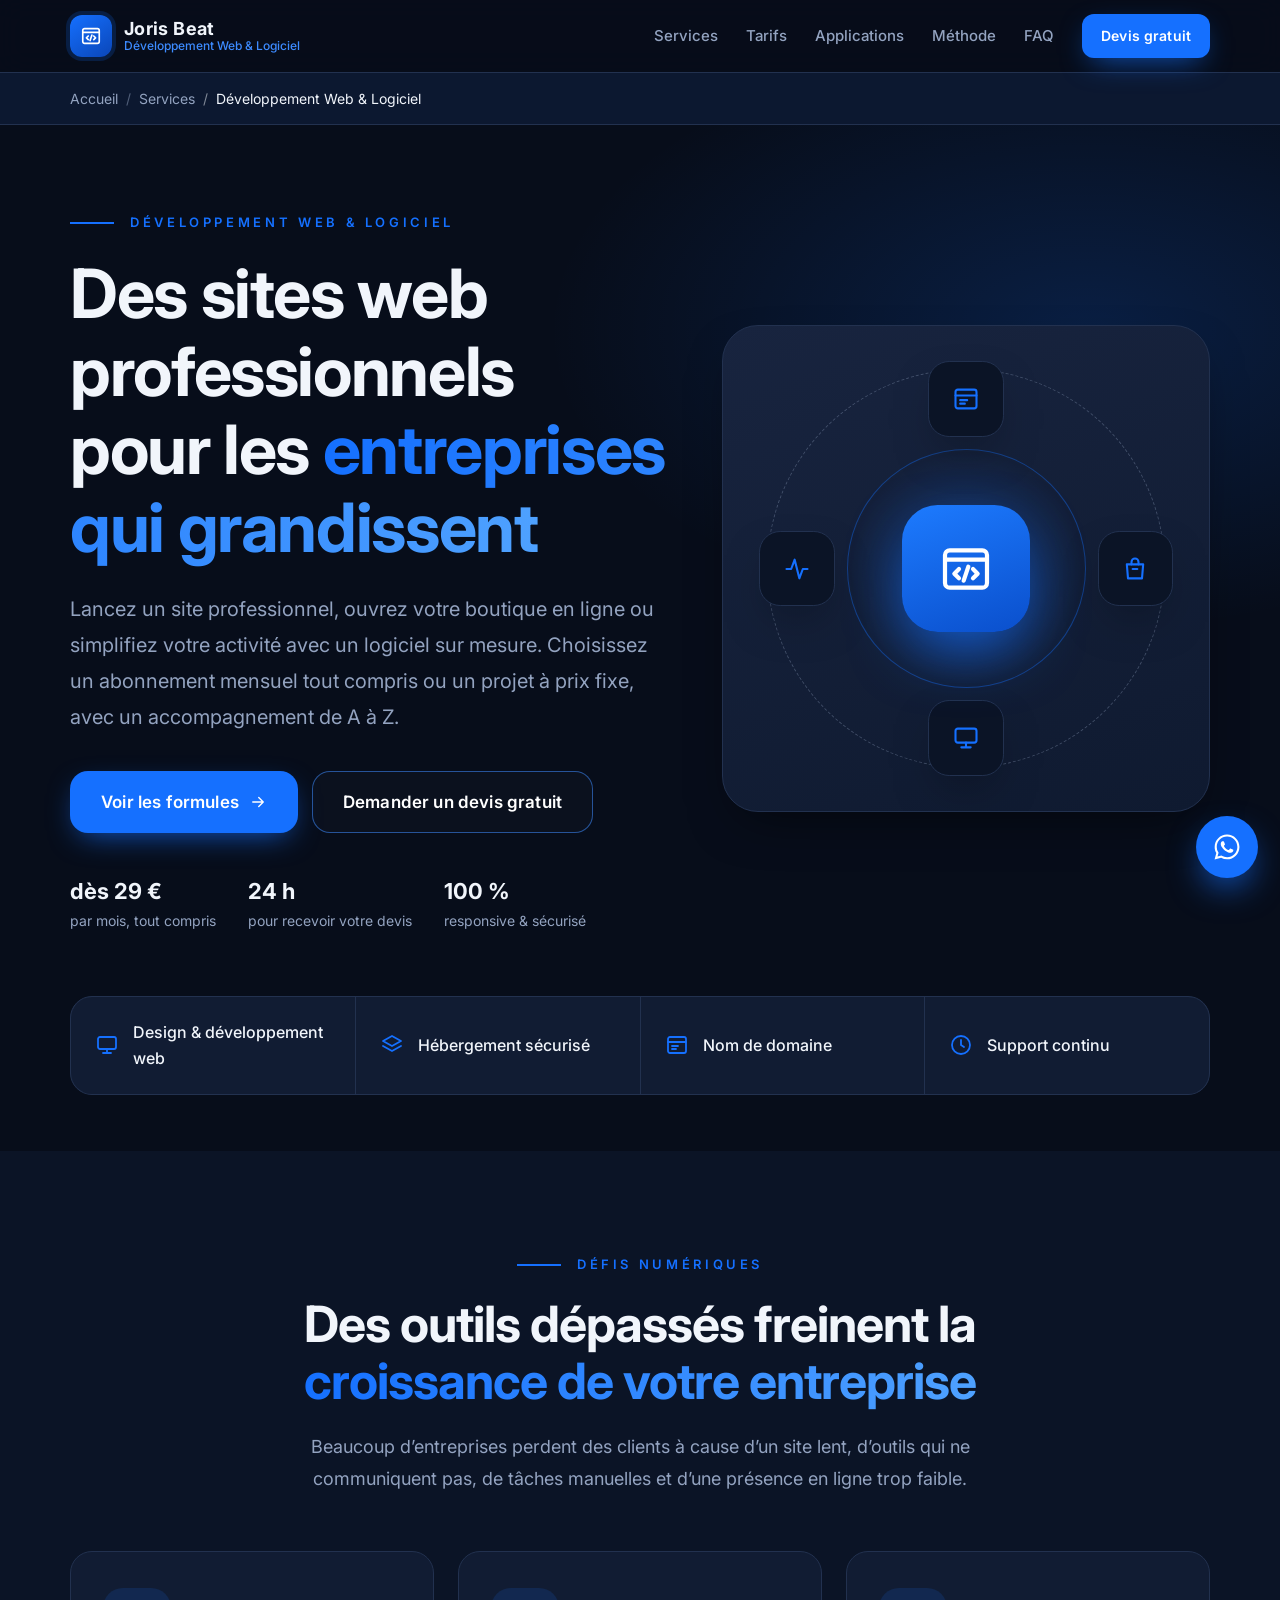
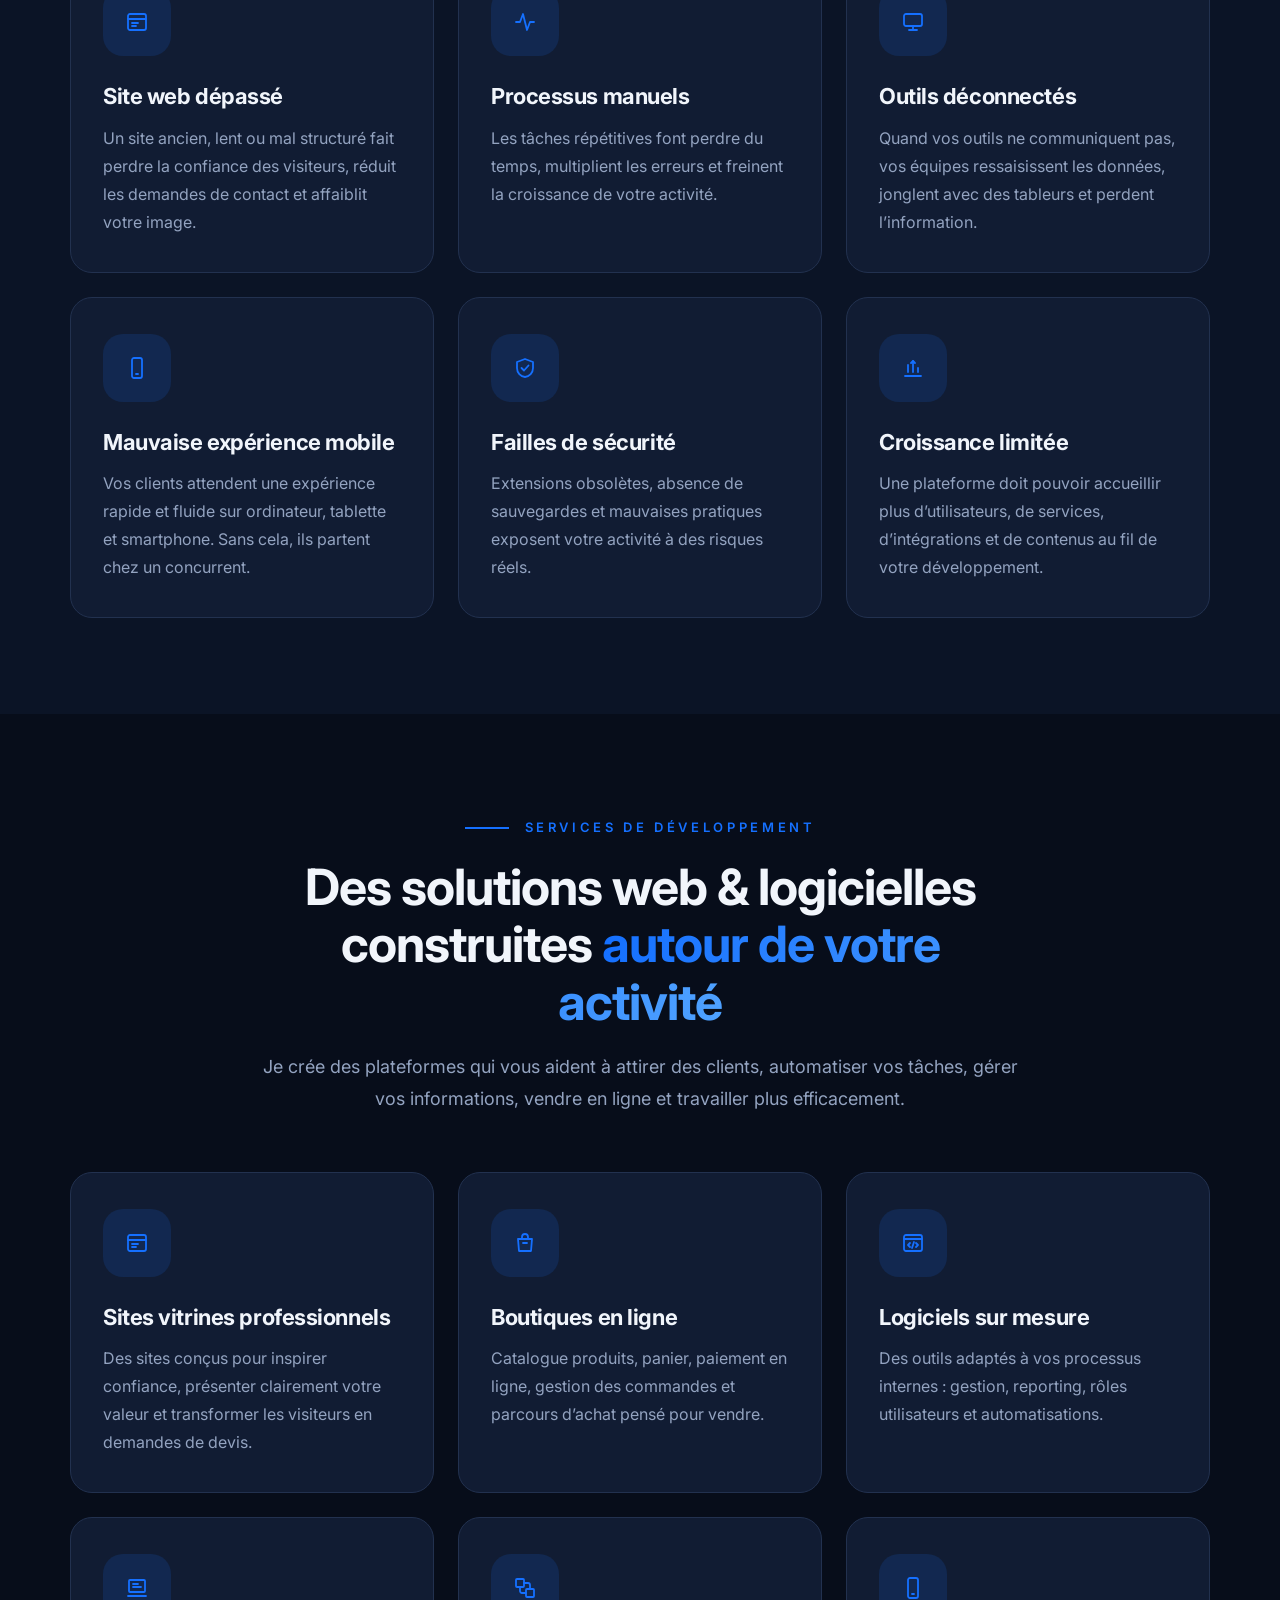
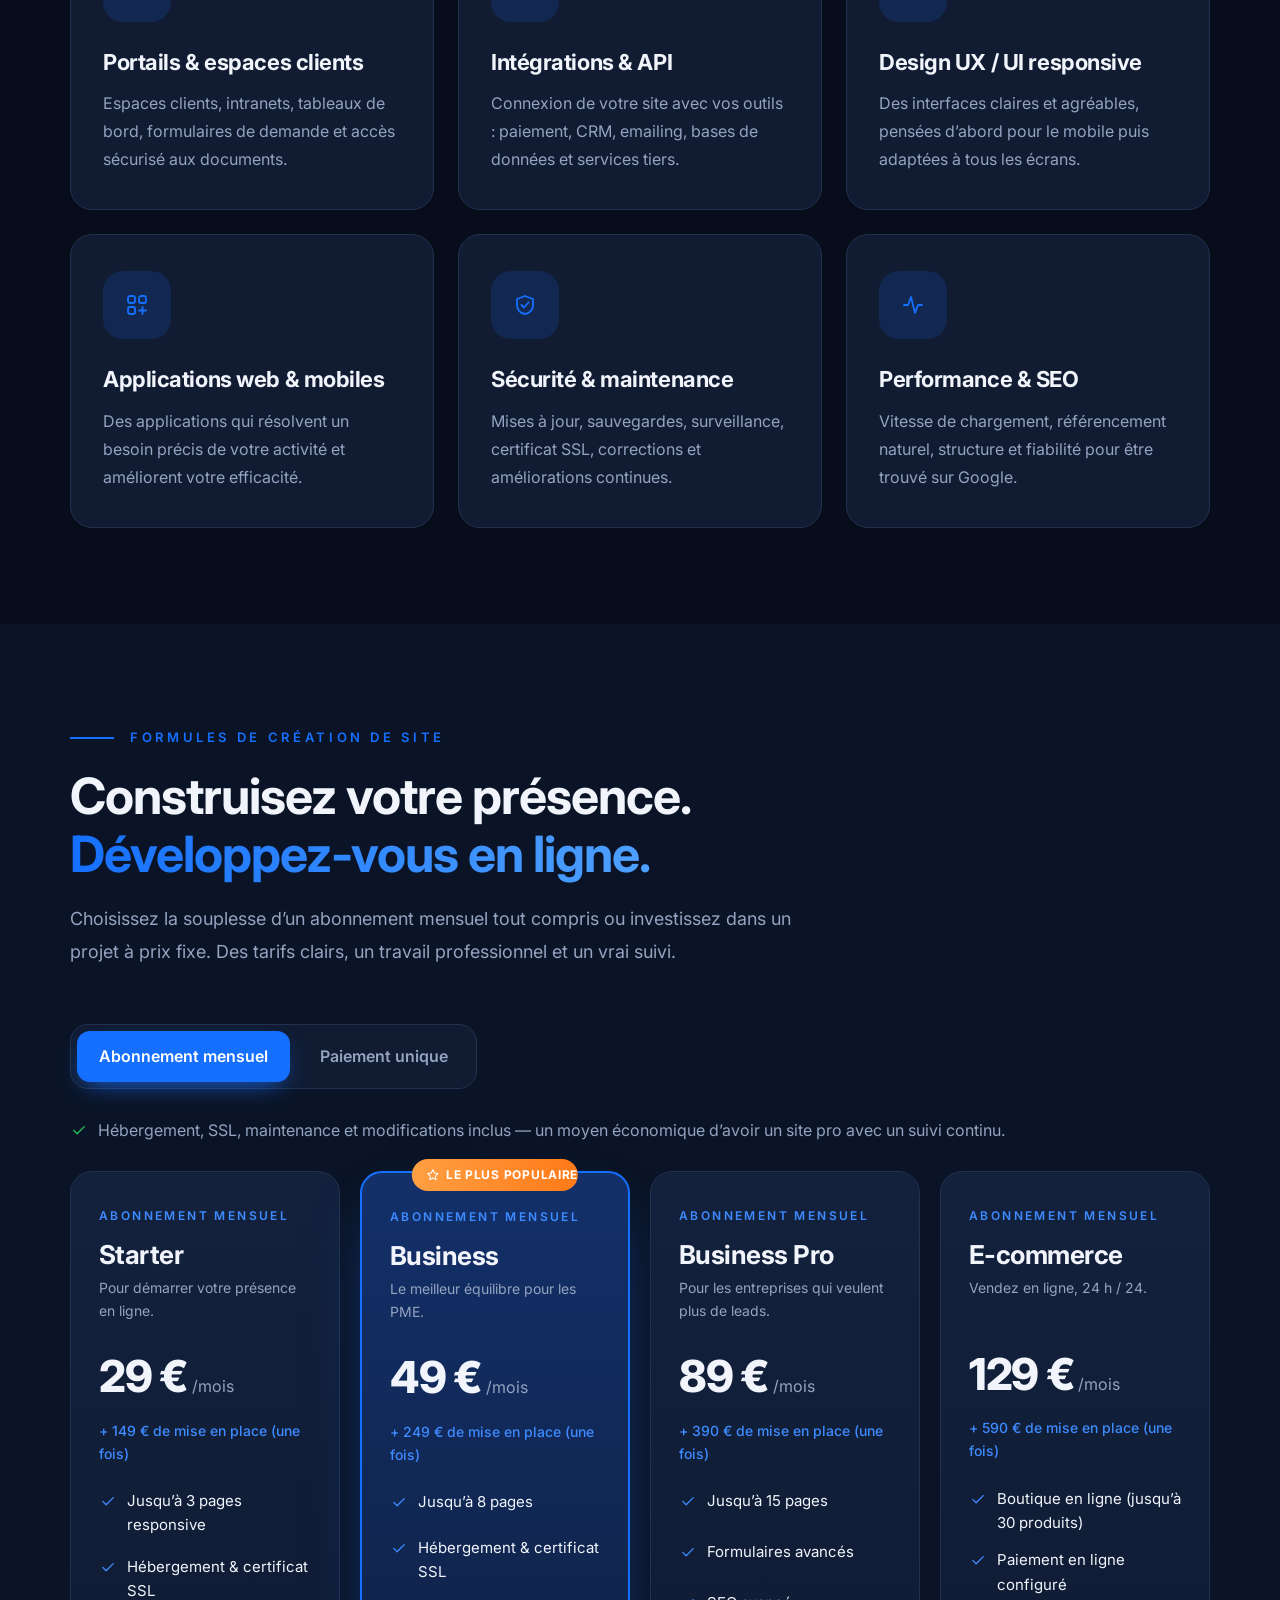
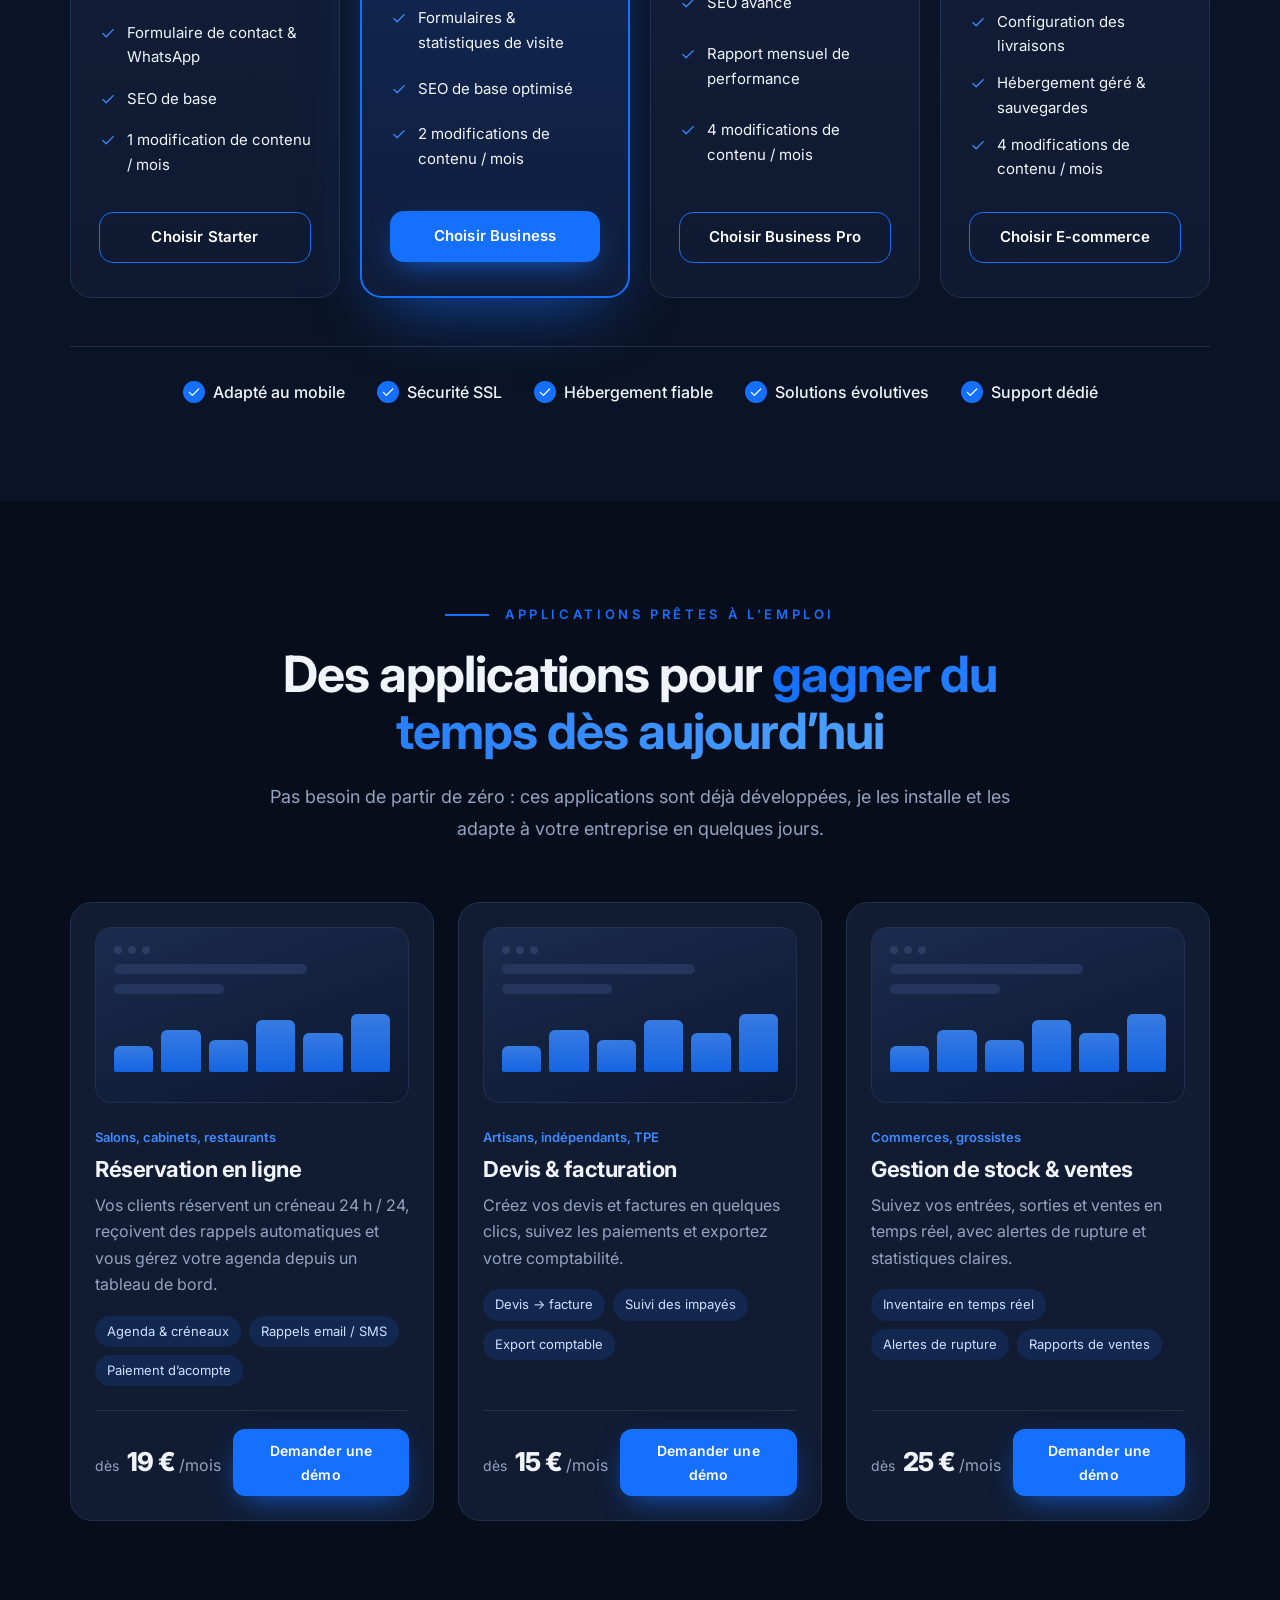
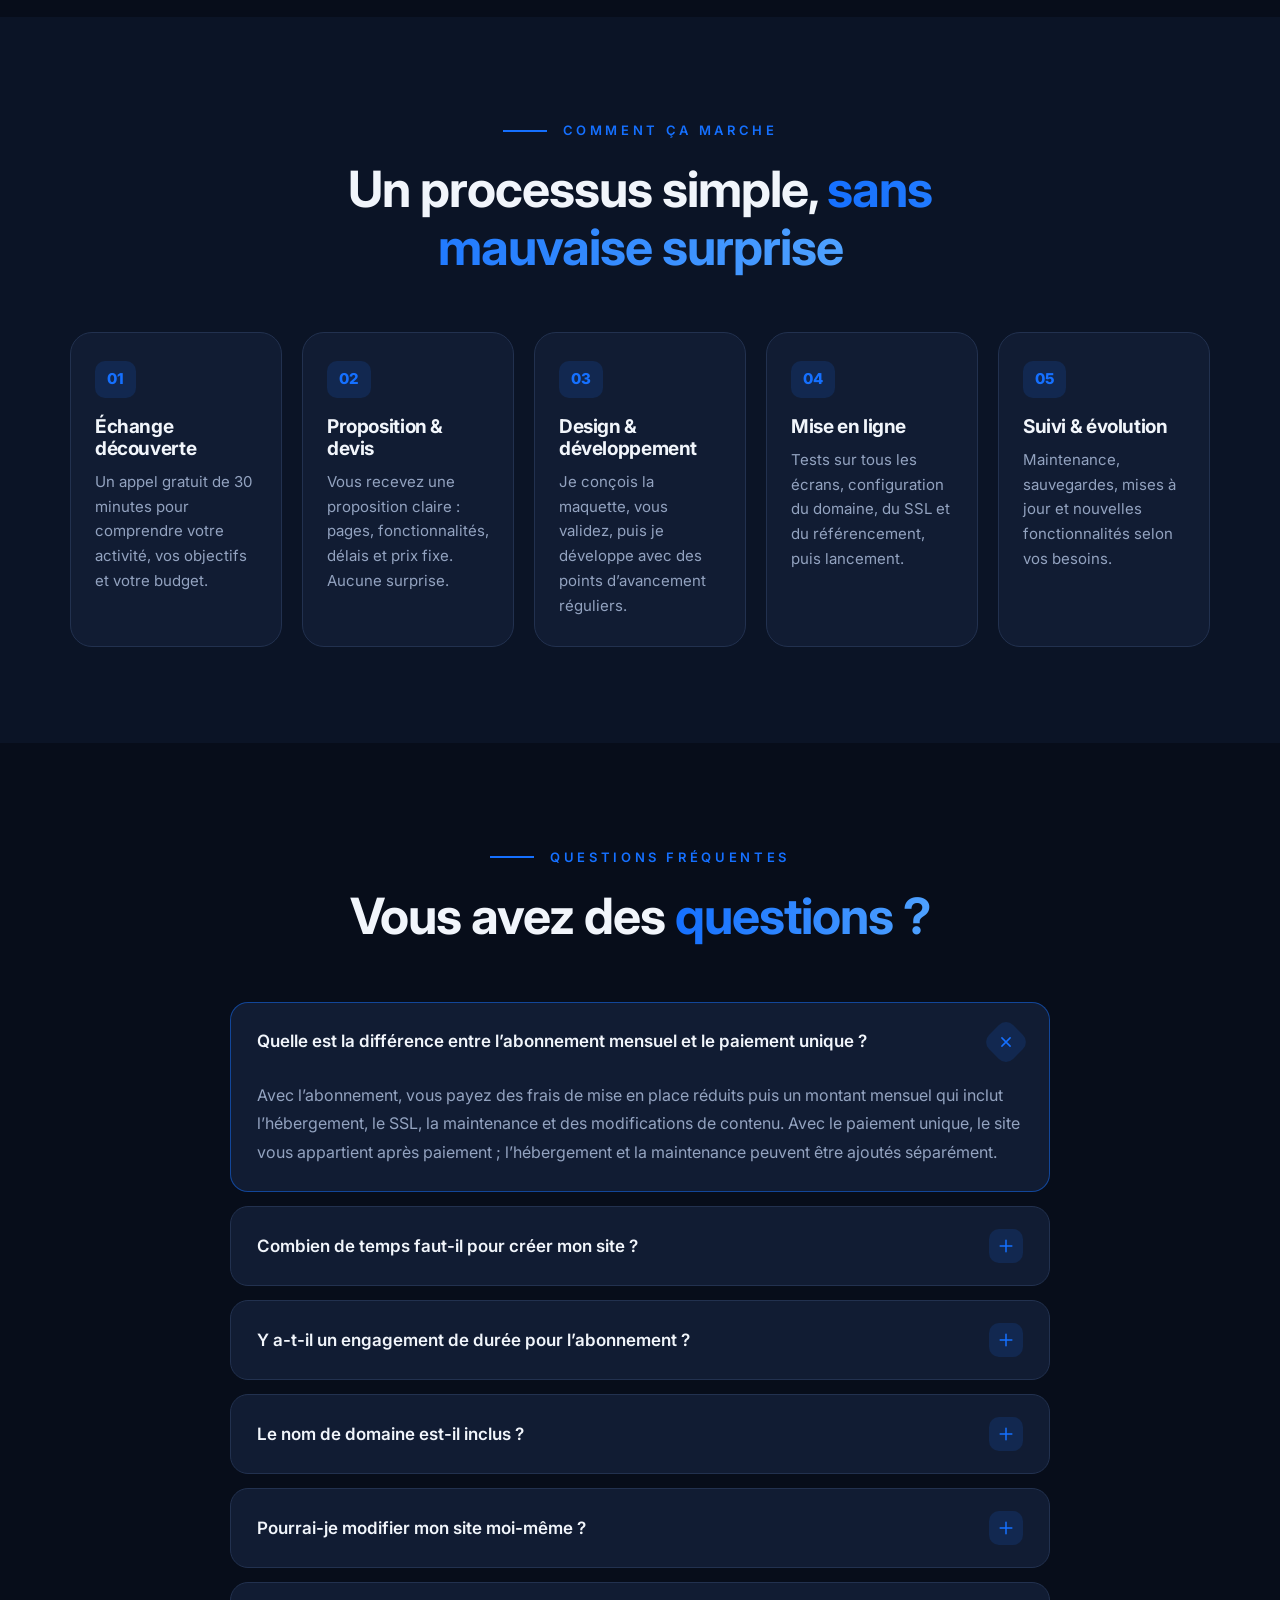
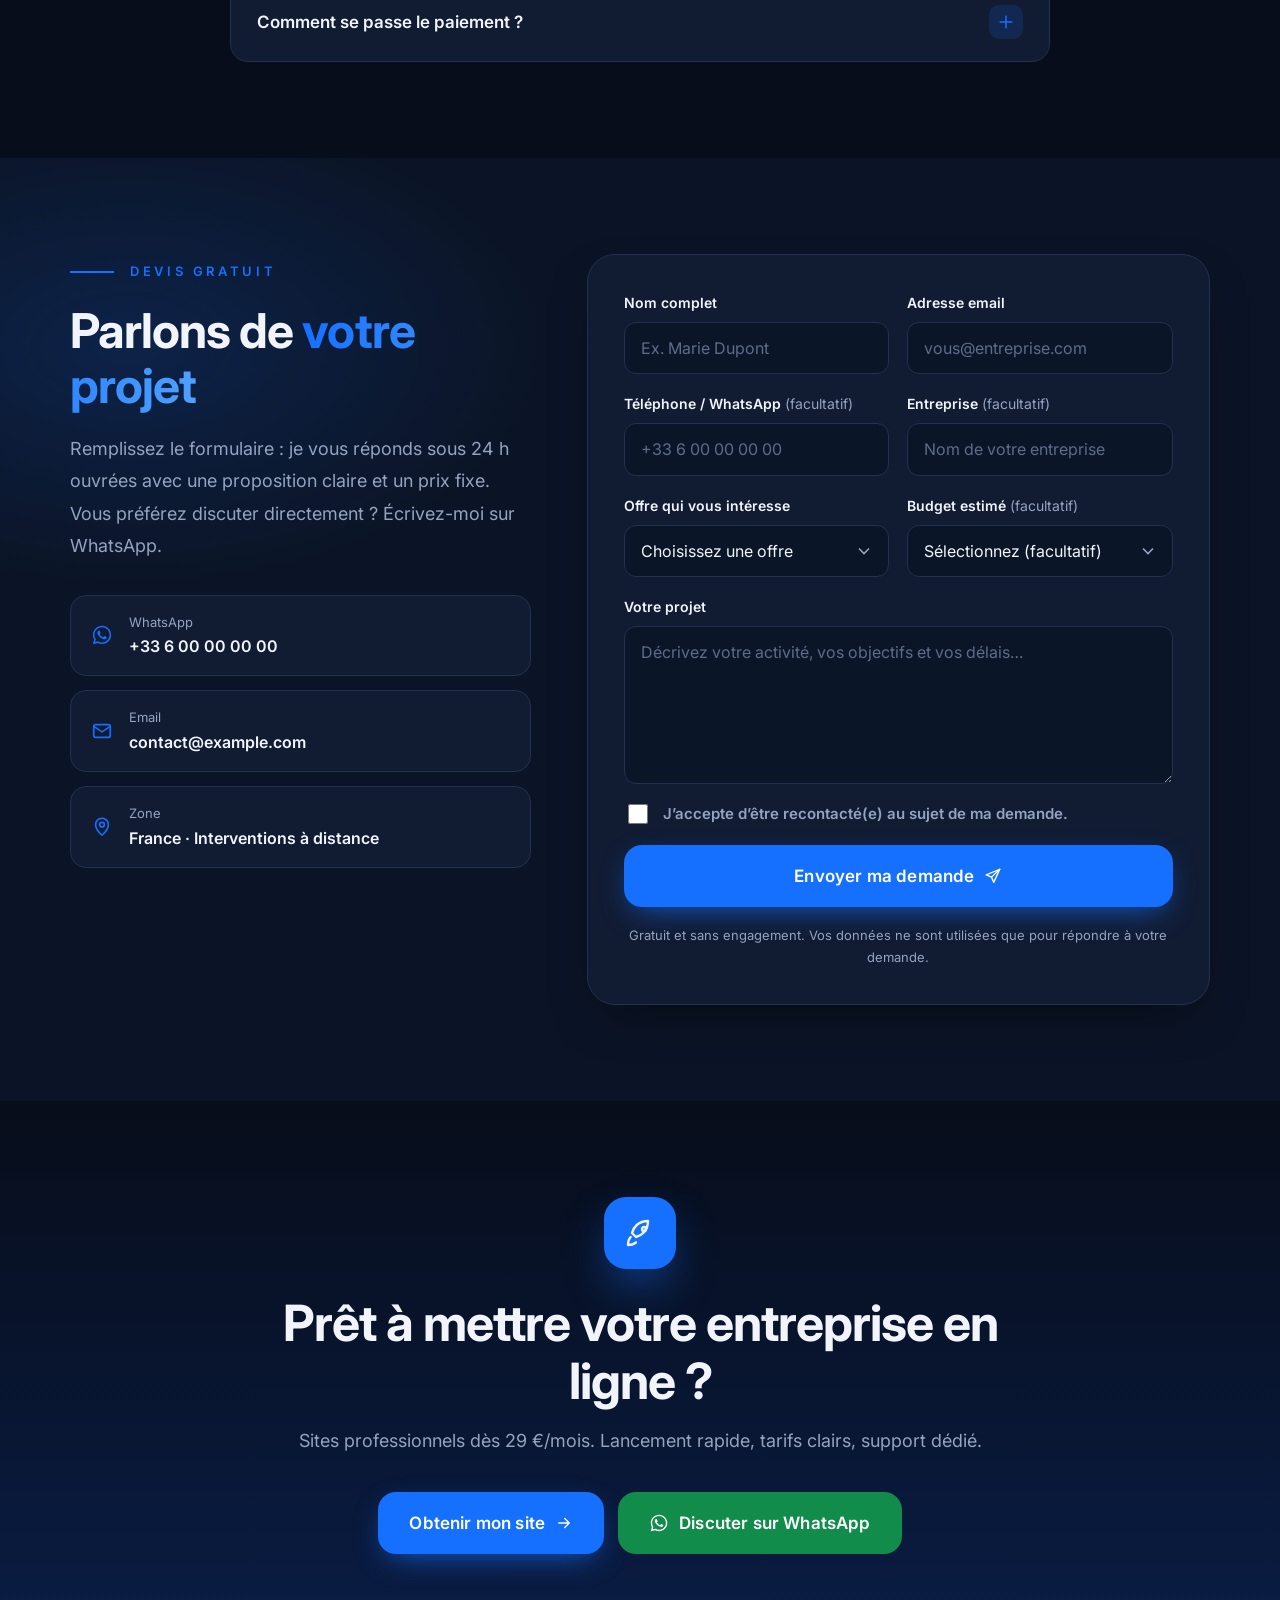
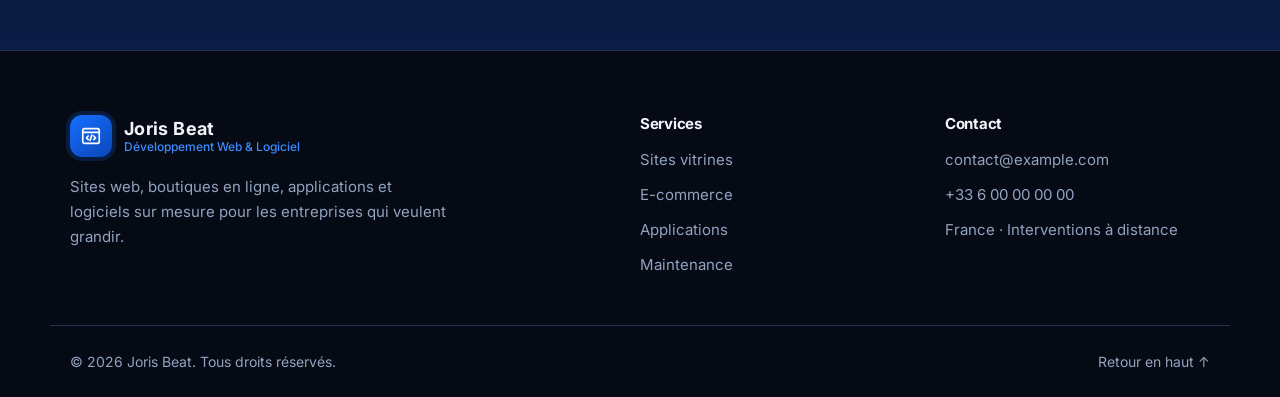
<file: Mon Entreprise/services-web.html>
<!DOCTYPE html>
<html lang="fr">
    <head>
        <meta charset="UTF-8">
        <script>document.documentElement.classList.add('js');</script>
        <meta name="viewport" content="width=device-width, initial-scale=1">
        <meta name="theme-color" content="#070d1a">
        <title>Création de sites web & logiciels sur mesure — Joris Beat</title>
        <meta name="description" content="Sites vitrines, boutiques en ligne, applications et logiciels sur mesure. Abonnement mensuel dès 29 €/mois ou projet à prix fixe. Devis gratuit sous 24 h.">
            <meta property="og:type" content="website">
    <meta property="og:title" content="Sites web professionnels dès 29 €/mois — Joris Beat">
    <meta property="og:description" content="Sites vitrines, e-commerce, applications et logiciels sur mesure. Devis gratuit.">
    <meta property="og:url" content="https://exemple.com/services-web">
    <link rel="canonical" href="#contenu">
    <script type="application/ld+json">
        {"@context":"https://schema.org","@type":"ProfessionalService","name":"Joris Beat","description":"Développement Web & Logiciel","url":"https://exemple.com/services-web","email":"contact@example.com","telephone":"+33 6 00 00 00 00","makesOffer":[{"@type":"Offer","name":"Site web Starter","priceSpecification":{"@type":"UnitPriceSpecification","price":29,"priceCurrency":"EUR","unitText":"MONTH"}},{"@type":"Offer","name":"Site web Business","priceSpecification":{"@type":"UnitPriceSpecification","price":49,"priceCurrency":"EUR","unitText":"MONTH"}},{"@type":"Offer","name":"Site web Business Pro","priceSpecification":{"@type":"UnitPriceSpecification","price":89,"priceCurrency":"EUR","unitText":"MONTH"}},{"@type":"Offer","name":"Site web E-commerce","priceSpecification":{"@type":"UnitPriceSpecification","price":129,"priceCurrency":"EUR","unitText":"MONTH"}}]}
    </script>
        <link rel="icon" href="data:image/svg+xml,<svg xmlns=%22http://www.w3.org/2000/svg%22 viewBox=%220 0 64 64%22><rect width=%2264%22 height=%2264%22 rx=%2216%22 fill=%22%231570ff%22/><text x=%2232%22 y=%2243%22 font-family=%22Arial%22 font-weight=%22700%22 font-size=%2230%22 text-anchor=%22middle%22 fill=%22white%22>JB</text></svg>">
        <link rel="preconnect" href="https://fonts.googleapis.com">
        <link rel="preconnect" href="https://fonts.gstatic.com" crossorigin>
        <link href="https://fonts.googleapis.com/css2?family=Inter:wght@400;500;600;700;800&display=swap" rel="stylesheet">
                
                    
<style>
/* ==========================================================================
   Page Services web — thème sombre bleu
   ========================================================================== */
:root {
    --bg: #070d1a;
    --bg-alt: #0b1426;
    --surface: #111c33;
    --surface-2: #16233f;
    --border: #22314f;
    --text: #f1f5fb;
    --muted: #93a3c0;
    --primary: #1570ff;
    --primary-600: #0b5be0;
    --primary-soft: rgba(21, 112, 255, .14);
    --accent: #3d8bff;
    --whatsapp: #128c4a;
    --success: #22c55e;
    --danger: #f87171;
    --radius: 22px;
    --radius-sm: 12px;
    --shadow: 0 20px 50px -20px rgba(0, 0, 0, .6);
    --container: 1180px;
    --header-h: 72px;
}

*, *::before, *::after { box-sizing: border-box; }
html { scroll-behavior: smooth; scroll-padding-top: calc(var(--header-h) + 16px); -webkit-text-size-adjust: 100%; }
@media (prefers-reduced-motion: reduce) { html { scroll-behavior: auto; } *, *::before, *::after { animation: none !important; transition: none !important; } }

body {
    margin: 0;
    background: var(--bg);
    color: var(--text);
    font-family: 'Inter', system-ui, -apple-system, 'Segoe UI', Roboto, sans-serif;
    font-size: 16px;
    line-height: 1.65;
    -webkit-font-smoothing: antialiased;
    overflow-x: hidden;
}
img, svg { display: block; max-width: 100%; }
a { color: inherit; text-decoration: none; }
h1, h2, h3 { margin: 0; line-height: 1.15; letter-spacing: -.02em; font-weight: 700; }
p { margin: 0; }
ul, ol { margin: 0; padding: 0; list-style: none; }
:focus-visible { outline: 3px solid var(--accent); outline-offset: 3px; border-radius: 6px; }

.container { width: 100%; max-width: var(--container); margin: 0 auto; padding: 0 20px; }
.container--narrow { max-width: 860px; }
.accent { color: var(--primary); background: linear-gradient(90deg, #1570ff, #4ea1ff); -webkit-background-clip: text; background-clip: text; -webkit-text-fill-color: transparent; }
.icon { flex-shrink: 0; }

.skip-link { position: absolute; left: 16px; top: -60px; z-index: 100; background: var(--primary); color: #fff; padding: 10px 16px; border-radius: 8px; }
.skip-link:focus { top: 12px; }

/* ---------- Boutons ---------- */
.btn {
    display: inline-flex; align-items: center; justify-content: center; gap: 10px;
    min-height: 48px; padding: 12px 24px;
    border-radius: 14px; border: 1.5px solid transparent;
    font: inherit; font-weight: 600; font-size: 15px; letter-spacing: .01em;
    cursor: pointer; transition: transform .15s ease, background-color .2s, border-color .2s, box-shadow .2s;
    text-align: center;
}
.btn:hover { transform: translateY(-2px); }
.btn:active { transform: translateY(0); }
.btn--primary { background: var(--primary); color: #fff; box-shadow: 0 10px 30px -10px rgba(21, 112, 255, .8); }
.btn--primary:hover { background: var(--primary-600); }
.btn--outline { border-color: var(--primary); color: #fff; background: transparent; }
.btn--outline:hover { background: var(--primary-soft); }
.btn--ghost { border-color: rgba(61, 139, 255, .55); color: #fff; background: rgba(255, 255, 255, .02); }
.btn--ghost:hover { background: var(--primary-soft); }
.btn--whatsapp { background: var(--whatsapp); color: #fff; }
.btn--whatsapp:hover { background: #0f7a40; }
.btn--lg { min-height: 58px; padding: 16px 30px; font-size: 17px; border-radius: 18px; }
.btn--sm { min-height: 42px; padding: 9px 18px; font-size: 14px; border-radius: 12px; }
.btn--block { width: 100%; }

.icon-btn {
    display: inline-grid; place-items: center; width: 48px; height: 48px;
    background: var(--surface); color: var(--text); border: 1px solid var(--border); border-radius: 14px; cursor: pointer;
}

/* ---------- En-tête ---------- */
.site-header {
    position: sticky; top: 0; z-index: 50;
    background: rgba(7, 13, 26, .86); backdrop-filter: blur(14px); -webkit-backdrop-filter: blur(14px);
    border-bottom: 1px solid var(--border);
}
.site-header__inner { display: flex; align-items: center; justify-content: space-between; gap: 20px; height: var(--header-h); }
.logo { display: inline-flex; align-items: center; gap: 12px; }
.logo__mark {
    display: grid; place-items: center; width: 42px; height: 42px; border-radius: 12px;
    background: linear-gradient(145deg, #1570ff, #0a46b8); color: #fff; box-shadow: 0 0 0 4px rgba(21, 112, 255, .18);
}
.logo__text { display: flex; flex-direction: column; line-height: 1.15; }
.logo__text strong { font-size: 18px; letter-spacing: .02em; }
.logo__text small { color: var(--accent); font-size: 12px; font-weight: 500; }

.main-nav { display: flex; align-items: center; gap: 28px; font-weight: 500; font-size: 15px; }
.main-nav a:not(.btn) { color: var(--muted); transition: color .2s; }
.main-nav a:not(.btn):hover { color: var(--text); }
.nav-toggle { display: none; }
.nav-toggle__close { display: none; }

@media (max-width: 900px) {
    .nav-toggle { display: inline-grid; }
    .main-nav {
        position: fixed; inset: var(--header-h) 0 auto 0;
        flex-direction: column; align-items: stretch; gap: 4px; padding: 16px 20px 24px;
        background: var(--bg); border-bottom: 1px solid var(--border);
        transform: translateY(-12px); opacity: 0; visibility: hidden; transition: .2s ease;
    }
    .main-nav a:not(.btn) { padding: 14px 4px; font-size: 17px; border-bottom: 1px solid var(--border); color: var(--text); }
    .main-nav .btn { margin-top: 14px; min-height: 52px; }
    .site-header.is-open .main-nav { transform: none; opacity: 1; visibility: visible; }
    .site-header.is-open .nav-toggle__open { display: none; }
    .site-header.is-open .nav-toggle__close { display: block; }
    .logo__text small { display: none; }
}

/* ---------- Fil d'Ariane ---------- */
.breadcrumb { background: #0c1830; border-bottom: 1px solid var(--border); font-size: 14px; }
.breadcrumb ol { display: flex; flex-wrap: wrap; gap: 8px; padding: 14px 0; }
.breadcrumb li { color: var(--muted); }
.breadcrumb li + li::before { content: '/'; margin-right: 8px; opacity: .5; }
.breadcrumb a:hover { color: var(--text); }
.breadcrumb [aria-current] { color: var(--text); }

/* ---------- Typo de section ---------- */
.eyebrow {
    display: inline-flex; align-items: center; gap: 16px; margin-bottom: 20px;
    color: var(--primary); font-size: 13px; font-weight: 600; letter-spacing: .28em; text-transform: uppercase;
}
.eyebrow::before { content: ''; width: 44px; height: 2px; background: var(--primary); }
.section { padding: 96px 0; }
.section--alt { background: var(--bg-alt); }
.section-head { max-width: 760px; margin-bottom: 56px; }
.section-head--center { margin-inline: auto; text-align: center; }
.section-head h2 { font-size: clamp(32px, 4.6vw, 50px); margin-bottom: 20px; }
.section-head > p:not(.eyebrow) { color: var(--muted); font-size: 18px; line-height: 1.8; }

/* ---------- Hero ---------- */
.hero { padding: 80px 0 56px; background: radial-gradient(900px 500px at 85% 20%, rgba(21, 112, 255, .18), transparent 60%), var(--bg); }
.hero__grid { display: grid; grid-template-columns: 1.1fr .9fr; gap: 56px; align-items: center; }
.hero h1 { font-size: clamp(40px, 6.4vw, 68px); margin-bottom: 24px; }
.hero .lead { color: var(--muted); font-size: clamp(17px, 1.6vw, 20px); line-height: 1.8; max-width: 620px; }
.hero__actions { display: flex; flex-wrap: wrap; gap: 14px; margin-top: 36px; }
.hero__actions--center { justify-content: center; }
.hero__proof { display: flex; flex-wrap: wrap; gap: 32px; margin-top: 40px; }
.hero__proof li { display: flex; flex-direction: column; }
.hero__proof strong { font-size: 22px; }
.hero__proof span { color: var(--muted); font-size: 14px; }

.hero__visual {
    border-radius: 36px; border: 1px solid var(--border); background: linear-gradient(160deg, #18243f, #0f1a30);
    aspect-ratio: 1 / 1; display: grid; place-items: center; box-shadow: var(--shadow); overflow: hidden;
}
.orbit { position: relative; width: 82%; aspect-ratio: 1; }
.orbit__ring { position: absolute; border-radius: 50%; }
.orbit__ring--outer { inset: 0; border: 1.5px dashed rgba(147, 163, 192, .35); animation: spin 60s linear infinite; }
.orbit__ring--inner { inset: 20%; border: 1px solid rgba(21, 112, 255, .4); background: radial-gradient(circle, rgba(21, 112, 255, .3), transparent 70%); }
.orbit__core {
    position: absolute; inset: 34%; display: grid; place-items: center; border-radius: 28%;
    background: linear-gradient(160deg, #1d7bff, #0a4fcc); color: #fff; box-shadow: 0 25px 60px -10px rgba(21, 112, 255, .7);
    animation: float 6s ease-in-out infinite;
}
.orbit__node {
    position: absolute; width: 19%; aspect-ratio: 1; display: grid; place-items: center;
    background: #0b1426; color: var(--primary); border: 1px solid var(--border); border-radius: 28%; box-shadow: var(--shadow);
}
.orbit__node--top { top: -2%; left: 40.5%; }
.orbit__node--bottom { bottom: -2%; left: 40.5%; }
.orbit__node--left { left: -2%; top: 40.5%; }
.orbit__node--right { right: -2%; top: 40.5%; }
@keyframes spin { to { transform: rotate(360deg); } }
@keyframes float { 50% { transform: translateY(-8px); } }

.feature-strip {
    display: grid; grid-template-columns: repeat(4, 1fr); gap: 1px; margin-top: 64px;
    background: var(--border); border: 1px solid var(--border); border-radius: var(--radius); overflow: hidden;
}
.feature-strip li { display: flex; align-items: center; gap: 14px; padding: 22px 24px; background: var(--surface); font-weight: 500; }
.feature-strip .icon { color: var(--primary); }

/* ---------- Cartes ---------- */
.card-grid { display: grid; grid-template-columns: repeat(3, 1fr); gap: 24px; }
.card {
    padding: 36px 32px; border-radius: var(--radius); background: var(--surface); border: 1px solid var(--border);
    transition: transform .25s ease, border-color .25s, box-shadow .25s;
}
.card:hover { transform: translateY(-4px); border-color: rgba(21, 112, 255, .55); box-shadow: var(--shadow); }
.card__icon {
    display: grid; place-items: center; width: 68px; height: 68px; margin-bottom: 28px;
    border-radius: 20px; background: var(--primary-soft); color: var(--primary);
}
.card h3 { font-size: 22px; margin-bottom: 14px; }
.card p { color: var(--muted); line-height: 1.75; }

/* ---------- Tarifs ---------- */
.tabs { display: inline-flex; gap: 8px; padding: 6px; border-radius: 18px; background: var(--surface); border: 1px solid var(--border); margin-bottom: 28px; }
.tabs__btn {
    min-height: 50px; padding: 12px 22px; border-radius: 13px; border: 0; background: transparent; color: var(--muted);
    font: inherit; font-weight: 600; cursor: pointer; transition: .2s;
}
.tabs__btn:hover { color: var(--text); }
.tabs__btn.is-active { background: var(--primary); color: #fff; box-shadow: 0 10px 25px -10px rgba(21, 112, 255, .9); }
.panel-intro { display: flex; align-items: center; gap: 10px; color: var(--muted); margin-bottom: 28px; }
.panel-intro .icon { color: var(--success); }

.pricing-grid { display: grid; grid-template-columns: repeat(4, 1fr); gap: 20px; align-items: stretch; }
.price-card {
    position: relative; display: flex; flex-direction: column; padding: 34px 28px;
    border-radius: var(--radius); background: linear-gradient(180deg, #13213d, #0f1a31); border: 1px solid var(--border);
}
.price-card--popular { border: 2px solid var(--primary); background: linear-gradient(180deg, #13306a, #0f1d3a); box-shadow: 0 30px 60px -25px rgba(21, 112, 255, .6); }
.badge {
    position: absolute; top: -14px; left: 50%; transform: translateX(-50%); white-space: nowrap;
    display: inline-flex; align-items: center; gap: 6px; padding: 6px 14px; border-radius: 999px;
    background: linear-gradient(90deg, #ff9f43, #ff7a18); color: #fff; font-size: 12px; font-weight: 700; text-transform: uppercase; letter-spacing: .06em;
}
.price-card__kicker { color: var(--accent); font-size: 12px; letter-spacing: .2em; text-transform: uppercase; font-weight: 600; margin-bottom: 14px; }
.price-card h3 { font-size: 26px; }
.price-card__tagline { color: var(--muted); font-size: 14px; margin-top: 6px; min-height: 44px; }
.price { display: flex; align-items: baseline; gap: 4px; margin-top: 18px; }
.price__amount { white-space: nowrap; font-size: 44px; font-weight: 800; letter-spacing: -.03em; }
.price__unit { color: var(--muted); font-size: 16px; }
.price__from { color: var(--muted); font-size: 14px; margin-right: 4px; }
.price--sm .price__amount { font-size: 26px; }
.price-card__setup { color: var(--accent); font-weight: 500; font-size: 14px; margin: 6px 0 24px; }
.checklist { display: grid; gap: 12px; margin-bottom: 30px; flex: 1; }
.checklist li { display: flex; gap: 10px; align-items: flex-start; font-size: 15px; }
.checklist .icon { color: var(--accent); margin-top: 3px; }

.oneoff-list { display: grid; gap: 14px; }
.oneoff {
    display: grid; grid-template-columns: auto 1fr auto auto; align-items: center; gap: 20px;
    padding: 20px 24px; border-radius: 18px; background: var(--surface); border: 1px solid var(--border); transition: border-color .2s;
}
.oneoff:hover { border-color: rgba(21, 112, 255, .55); }
.oneoff__icon { display: grid; place-items: center; width: 52px; height: 52px; border-radius: 15px; background: var(--primary-soft); color: var(--primary); }
.oneoff__body { display: flex; flex-direction: column; }
.oneoff__body strong { font-size: 18px; }
.oneoff__body small { color: var(--muted); font-size: 14px; }
.oneoff__price { font-size: 22px; font-weight: 800; padding: 6px 16px; border-radius: 999px; background: #0a2c66; color: #fff; white-space: nowrap; }

.guarantees { display: flex; flex-wrap: wrap; justify-content: center; gap: 12px 32px; margin-top: 48px; padding-top: 32px; border-top: 1px solid var(--border); }
.guarantees li { display: flex; align-items: center; gap: 8px; font-weight: 500; }
.guarantees .icon { color: #fff; background: var(--primary); border-radius: 50%; padding: 3px; width: 22px; height: 22px; }

/* ---------- Applications ---------- */
.apps-grid { display: grid; grid-template-columns: repeat(3, 1fr); gap: 24px; }
.app-card { display: flex; flex-direction: column; padding: 24px; border-radius: var(--radius); background: var(--surface); border: 1px solid var(--border); transition: transform .25s, border-color .25s; }
.app-card:hover { transform: translateY(-4px); border-color: rgba(21, 112, 255, .55); }
.app-card__preview {
    display: grid; gap: 10px; padding: 18px; margin-bottom: 24px; border-radius: 16px; aspect-ratio: 16 / 9;
    background: linear-gradient(160deg, #1a2b4d, #0d1830); border: 1px solid var(--border); align-content: start;
}
.app-card__dots { display: flex; gap: 6px; }
.app-card__dots i { width: 8px; height: 8px; border-radius: 50%; background: #2c3e63; }
.app-card__bar { height: 10px; width: 70%; border-radius: 6px; background: #24365c; }
.app-card__bar--short { width: 40%; }
.app-card__chart { display: flex; align-items: flex-end; gap: 8px; height: 64px; margin-top: 4px; }
.app-card__chart i { flex: 1; border-radius: 6px 6px 2px 2px; background: linear-gradient(180deg, #3d8bff, #1570ff); opacity: .85; }
.app-card__category { color: var(--accent); font-size: 13px; font-weight: 600; margin-bottom: 8px; }
.app-card h3 { font-size: 22px; margin-bottom: 10px; }
.app-card > p:not(.app-card__category) { color: var(--muted); }
.tags { display: flex; flex-wrap: wrap; gap: 8px; margin: 18px 0 24px; }
.tags li { padding: 5px 12px; border-radius: 999px; font-size: 13px; background: var(--primary-soft); color: #cfe0ff; }
.app-card__footer { display: flex; align-items: center; justify-content: space-between; gap: 12px; margin-top: auto; padding-top: 18px; border-top: 1px solid var(--border); }
.app-card__footer .price { margin: 0; }

/* ---------- Étapes ---------- */
.steps { display: grid; grid-template-columns: repeat(5, 1fr); gap: 20px; counter-reset: step; }
.step { position: relative; padding: 28px 24px; border-radius: var(--radius); background: var(--surface); border: 1px solid var(--border); }
.step__num { display: inline-block; font-size: 15px; font-weight: 800; color: var(--primary); padding: 6px 12px; border-radius: 10px; background: var(--primary-soft); margin-bottom: 18px; }
.step h3 { font-size: 19px; margin-bottom: 10px; }
.step p { color: var(--muted); font-size: 15px; }

/* ---------- FAQ ---------- */
.faq { display: grid; gap: 14px; }
.faq__item { border-radius: 18px; background: var(--surface); border: 1px solid var(--border); overflow: hidden; }
.faq__item[open] { border-color: rgba(21, 112, 255, .5); }
.faq__item summary {
    display: flex; justify-content: space-between; align-items: center; gap: 16px;
    padding: 22px 26px; cursor: pointer; font-weight: 600; font-size: 17px; list-style: none;
}
.faq__item summary::-webkit-details-marker { display: none; }
.faq__icon { display: grid; place-items: center; width: 34px; height: 34px; border-radius: 10px; background: var(--primary-soft); color: var(--primary); transition: transform .25s; flex-shrink: 0; }
.faq__item[open] .faq__icon { transform: rotate(45deg); }
.faq__item p { padding: 0 26px 24px; color: var(--muted); line-height: 1.8; }

/* ---------- Devis ---------- */
.section--cta { background: radial-gradient(700px 400px at 10% 20%, rgba(21, 112, 255, .16), transparent 60%), var(--bg-alt); }
.quote { display: grid; grid-template-columns: .85fr 1.15fr; gap: 56px; align-items: start; }
.quote__intro h2 { font-size: clamp(32px, 4.4vw, 48px); margin-bottom: 20px; }
.quote__intro > p:not(.eyebrow) { color: var(--muted); font-size: 18px; line-height: 1.8; }
.contact-list { display: grid; gap: 14px; margin-top: 32px; }
.contact-list a, .contact-list__static {
    display: flex; align-items: center; gap: 16px; padding: 16px 20px; border-radius: 16px;
    background: var(--surface); border: 1px solid var(--border); transition: border-color .2s; word-break: break-word;
}
.contact-list a:hover { border-color: var(--primary); }
.contact-list .icon { color: var(--primary); }
.contact-list a > span, .contact-list__static > span { display: flex; flex-direction: column; font-weight: 600; }
.contact-list small { color: var(--muted); font-weight: 400; font-size: 13px; }

.quote__form { padding: 36px; border-radius: 28px; background: var(--surface); border: 1px solid var(--border); box-shadow: var(--shadow); }
.form { display: grid; gap: 18px; }
.form__row { display: grid; grid-template-columns: 1fr 1fr; gap: 18px; }
.field { display: grid; gap: 8px; align-content: start; }
.field label { font-weight: 600; font-size: 14px; }
.field__optional { color: var(--muted); font-weight: 400; }
.field input:not([type=checkbox]), .field select, .field textarea {
    width: 100%; min-height: 50px; padding: 12px 16px; border-radius: 12px;
    background: #0b1528; color: var(--text); border: 1.5px solid var(--border);
    font: inherit; font-size: 16px; transition: border-color .2s, box-shadow .2s;
}
.field select { appearance: none; background-image: url("data:image/svg+xml,%3Csvg xmlns='http://www.w3.org/2000/svg' width='20' height='20' viewBox='0 0 24 24' fill='none' stroke='%2393a3c0' stroke-width='2'%3E%3Cpath d='M6 9l6 6 6-6'/%3E%3C/svg%3E"); background-repeat: no-repeat; background-position: right 14px center; padding-right: 44px; }
.field textarea { resize: vertical; min-height: 130px; }
.field input::placeholder, .field textarea::placeholder { color: #5d6c89; }
.field input:focus, .field select:focus, .field textarea:focus { outline: none; border-color: var(--primary); box-shadow: 0 0 0 4px var(--primary-soft); }
.field--error input, .field--error select, .field--error textarea { border-color: var(--danger); }
.field__errors { color: var(--danger); font-size: 14px; }
.field--check .check { display: flex; gap: 12px; align-items: flex-start; font-size: 15px; color: var(--muted); cursor: pointer; }
.field--check input { width: 20px; height: 20px; margin-top: 2px; accent-color: var(--primary); flex-shrink: 0; }
.hp-field { position: absolute !important; left: -9999px !important; width: 1px; height: 1px; overflow: hidden; }
.form__note { color: var(--muted); font-size: 13px; text-align: center; }
.alert { display: flex; gap: 12px; align-items: flex-start; padding: 16px 18px; border-radius: 14px; margin-bottom: 22px; font-weight: 500; }
.alert--success { background: rgba(34, 197, 94, .12); border: 1px solid rgba(34, 197, 94, .4); color: #bbf7d0; }
.alert--success .icon { color: var(--success); }
.alert--error { background: rgba(248, 113, 113, .12); border: 1px solid rgba(248, 113, 113, .4); color: #fecaca; }

/* ---------- CTA final & pied de page ---------- */
.final-cta { padding: 96px 0; text-align: center; background: linear-gradient(180deg, var(--bg), #0a1d45); }
.final-cta__inner { max-width: 780px; }
.final-cta__icon { display: inline-grid; place-items: center; width: 72px; height: 72px; border-radius: 22px; background: var(--primary); margin-bottom: 26px; box-shadow: 0 20px 50px -15px rgba(21, 112, 255, .9); }
.final-cta h2 { font-size: clamp(32px, 4.6vw, 50px); margin-bottom: 16px; }
.final-cta p { color: var(--muted); font-size: 18px; }

.site-footer { background: #050a14; border-top: 1px solid var(--border); padding: 64px 0 24px; font-size: 15px; }
.site-footer__grid { display: grid; grid-template-columns: 2fr 1fr 1fr; gap: 40px; }
.site-footer h3 { font-size: 15px; margin-bottom: 16px; }
.site-footer ul { display: grid; gap: 10px; color: var(--muted); }
.site-footer ul a:hover { color: var(--text); }
.site-footer__about { color: var(--muted); margin-top: 18px; max-width: 380px; }
.site-footer__bottom { display: flex; justify-content: space-between; gap: 16px; flex-wrap: wrap; margin-top: 48px; padding-top: 24px; border-top: 1px solid var(--border); color: var(--muted); font-size: 14px; }

/* ---------- WhatsApp flottant & barre mobile ---------- */
.wa-float {
    position: fixed; right: 22px; bottom: 22px; z-index: 40; display: grid; place-items: center;
    width: 62px; height: 62px; border-radius: 50%; background: var(--primary); color: #fff;
    box-shadow: 0 15px 35px -8px rgba(21, 112, 255, .8); transition: transform .2s;
}
.wa-float:hover { transform: scale(1.07); }
.mobile-bar { display: none; }

/* ---------- Apparition au défilement ---------- */
.js .reveal { opacity: 0; transform: translateY(24px); transition: opacity .7s ease, transform .7s ease; }
.js .reveal.is-visible { opacity: 1; transform: none; }

/* ---------- Responsive ---------- */
@media (max-width: 1100px) {
    .pricing-grid { grid-template-columns: repeat(2, 1fr); row-gap: 32px; }
    .steps { grid-template-columns: repeat(3, 1fr); }
}
@media (max-width: 900px) {
    .section { padding: 72px 0; }
    .hero { padding: 56px 0 40px; }
    .hero__grid, .quote { grid-template-columns: 1fr; gap: 40px; }
    .hero__visual { max-width: 520px; width: 100%; margin: 0 auto; }
    .card-grid, .apps-grid { grid-template-columns: repeat(2, 1fr); }
    .feature-strip { grid-template-columns: repeat(2, 1fr); }
    .site-footer__grid { grid-template-columns: 1fr 1fr; }
    .site-footer__grid > :first-child { grid-column: 1 / -1; }
}
@media (max-width: 640px) {
    body { padding-bottom: 76px; }
    .container { padding: 0 16px; }
    .card-grid, .apps-grid, .pricing-grid, .steps, .form__row { grid-template-columns: 1fr; }
    .card { padding: 30px 26px; }
    .hero__actions .btn { width: 100%; }
    .hero__proof { gap: 20px; }
    .tabs { display: grid; grid-template-columns: 1fr 1fr; width: 100%; }
    .tabs__btn { padding: 12px 10px; font-size: 14px; }
    .oneoff { grid-template-columns: 52px 1fr auto; gap: 14px 16px; padding: 18px; }
    .oneoff__body { grid-column: 2 / -1; }
    .oneoff__price { grid-column: 1 / 3; justify-self: start; font-size: 18px; }
    .oneoff .btn { grid-column: 3; }
    .quote__form { padding: 24px 18px; border-radius: 22px; }
    .feature-strip li { padding: 18px 16px; font-size: 14px; flex-direction: column; align-items: flex-start; gap: 10px; }
    .app-card__footer { flex-direction: column; align-items: stretch; }
    .site-footer__grid { grid-template-columns: 1fr; }
    .wa-float { bottom: 88px; right: 16px; width: 56px; height: 56px; }
    .mobile-bar {
        position: fixed; left: 0; right: 0; bottom: 0; z-index: 45; display: flex; gap: 10px;
        padding: 12px 16px calc(12px + env(safe-area-inset-bottom));
        background: rgba(7, 13, 26, .94); backdrop-filter: blur(12px); -webkit-backdrop-filter: blur(12px); border-top: 1px solid var(--border);
    }
    .mobile-bar .btn--whatsapp { width: 56px; padding: 0; flex-shrink: 0; }
}

</style>

            </head>
    <body>
        <a class="skip-link" href="#contenu">Aller au contenu</a>

<header class="site-header" data-controller="nav">
    <div class="container site-header__inner">
        <a class="logo" href="#contenu" aria-label="Joris Beat — accueil">
            <span class="logo__mark"><svg class="icon" width="22" height="22" viewBox="0 0 24 24" fill="none" stroke="currentColor" stroke-width="1.8" stroke-linecap="round" stroke-linejoin="round" aria-hidden="true" focusable="false"><rect x="3" y="4" width="18" height="16" rx="2"/><path d="M3 8h18M9 12l-2 2 2 2M15 12l2 2-2 2M13 11l-2 6"/></svg></span>
            <span class="logo__text"><strong>Joris Beat</strong><small>Développement Web &amp; Logiciel</small></span>
        </a>
        <nav class="main-nav" id="main-nav" data-nav-target="menu" aria-label="Navigation principale">
            <a href="#services" data-action="nav#close">Services</a>
            <a href="#tarifs" data-action="nav#close">Tarifs</a>
            <a href="#applications" data-action="nav#close">Applications</a>
            <a href="#methode" data-action="nav#close">Méthode</a>
            <a href="#faq" data-action="nav#close">FAQ</a>
            <a class="btn btn--primary btn--sm" href="#devis" data-action="nav#close">Devis gratuit</a>
        </nav>
        <button class="icon-btn nav-toggle" type="button" aria-controls="main-nav" aria-expanded="false" aria-label="Ouvrir le menu" data-nav-target="button" data-action="nav#toggle">
            <span class="nav-toggle__open"><svg class="icon" width="24" height="24" viewBox="0 0 24 24" fill="none" stroke="currentColor" stroke-width="1.8" stroke-linecap="round" stroke-linejoin="round" aria-hidden="true" focusable="false"><path d="M4 7h16M4 12h16M4 17h16"/></svg></span>
            <span class="nav-toggle__close"><svg class="icon" width="24" height="24" viewBox="0 0 24 24" fill="none" stroke="currentColor" stroke-width="1.8" stroke-linecap="round" stroke-linejoin="round" aria-hidden="true" focusable="false"><path d="M6 6l12 12M18 6L6 18"/></svg></span>
        </button>
    </div>
</header>

<main id="contenu">
    <nav class="breadcrumb" aria-label="Fil d’Ariane">
        <div class="container">
            <ol>
                <li><a href="#contenu">Accueil</a></li>
                <li><a href="#services">Services</a></li>
                <li aria-current="page">Développement Web & Logiciel</li>
            </ol>
        </div>
    </nav>

        <section class="hero">
        <div class="container hero__grid">
            <div class="hero__content reveal" data-controller="reveal">
                <p class="eyebrow">Développement web & logiciel</p>
                <h1>Des sites web professionnels pour les <span class="accent">entreprises qui grandissent</span></h1>
                <p class="lead">Lancez un site professionnel, ouvrez votre boutique en ligne ou simplifiez votre activité avec un logiciel sur mesure. Choisissez un abonnement mensuel tout compris ou un projet à prix fixe, avec un accompagnement de A à Z.</p>
                <div class="hero__actions">
                    <a class="btn btn--primary btn--lg" href="#tarifs">Voir les formules <svg class="icon" width="18" height="18" viewBox="0 0 24 24" fill="none" stroke="currentColor" stroke-width="1.8" stroke-linecap="round" stroke-linejoin="round" aria-hidden="true" focusable="false"><path d="M5 12h14M13 6l6 6-6 6"/></svg></a>
                    <a class="btn btn--ghost btn--lg" href="#devis">Demander un devis gratuit</a>
                </div>
                <ul class="hero__proof">
                    <li><strong>dès 29 €</strong><span>par mois, tout compris</span></li>
                    <li><strong>24 h</strong><span>pour recevoir votre devis</span></li>
                    <li><strong>100 %</strong><span>responsive & sécurisé</span></li>
                </ul>
            </div>

            <div class="hero__visual reveal" data-controller="reveal" aria-hidden="true">
                <div class="orbit">
                    <span class="orbit__ring orbit__ring--outer"></span>
                    <span class="orbit__ring orbit__ring--inner"></span>
                    <span class="orbit__node orbit__node--top"><svg class="icon" width="28" height="28" viewBox="0 0 24 24" fill="none" stroke="currentColor" stroke-width="1.8" stroke-linecap="round" stroke-linejoin="round" aria-hidden="true" focusable="false"><rect x="3" y="4" width="18" height="16" rx="2"/><path d="M3 9h18M7 13h6M7 16h4"/></svg></span>
                    <span class="orbit__node orbit__node--right"><svg class="icon" width="28" height="28" viewBox="0 0 24 24" fill="none" stroke="currentColor" stroke-width="1.8" stroke-linecap="round" stroke-linejoin="round" aria-hidden="true" focusable="false"><path d="M5 8h14l-1 12H6L5 8z"/><path d="M9 8V6a3 3 0 016 0v2M10 12h4"/></svg></span>
                    <span class="orbit__node orbit__node--bottom"><svg class="icon" width="28" height="28" viewBox="0 0 24 24" fill="none" stroke="currentColor" stroke-width="1.8" stroke-linecap="round" stroke-linejoin="round" aria-hidden="true" focusable="false"><rect x="3" y="4" width="18" height="12" rx="2"/><path d="M8 20h8M12 16v4"/></svg></span>
                    <span class="orbit__node orbit__node--left"><svg class="icon" width="28" height="28" viewBox="0 0 24 24" fill="none" stroke="currentColor" stroke-width="1.8" stroke-linecap="round" stroke-linejoin="round" aria-hidden="true" focusable="false"><path d="M3 12h4l3-8 4 16 3-8h4"/></svg></span>
                    <span class="orbit__core"><svg class="icon" width="56" height="56" viewBox="0 0 24 24" fill="none" stroke="currentColor" stroke-width="1.8" stroke-linecap="round" stroke-linejoin="round" aria-hidden="true" focusable="false"><rect x="3" y="4" width="18" height="16" rx="2"/><path d="M3 8h18M9 12l-2 2 2 2M15 12l2 2-2 2M13 11l-2 6"/></svg></span>
                </div>
            </div>
        </div>

        <div class="container">
            <ul class="feature-strip">
                <li><svg class="icon" width="24" height="24" viewBox="0 0 24 24" fill="none" stroke="currentColor" stroke-width="1.8" stroke-linecap="round" stroke-linejoin="round" aria-hidden="true" focusable="false"><rect x="3" y="4" width="18" height="12" rx="2"/><path d="M8 20h8M12 16v4"/></svg><span>Design & développement web</span></li>
                <li><svg class="icon" width="24" height="24" viewBox="0 0 24 24" fill="none" stroke="currentColor" stroke-width="1.8" stroke-linecap="round" stroke-linejoin="round" aria-hidden="true" focusable="false"><path d="M12 3l9 5-9 5-9-5 9-5z"/><path d="M3 13l9 5 9-5"/></svg><span>Hébergement sécurisé</span></li>
                <li><svg class="icon" width="24" height="24" viewBox="0 0 24 24" fill="none" stroke="currentColor" stroke-width="1.8" stroke-linecap="round" stroke-linejoin="round" aria-hidden="true" focusable="false"><rect x="3" y="4" width="18" height="16" rx="2"/><path d="M3 9h18M7 13h6M7 16h4"/></svg><span>Nom de domaine</span></li>
                <li><svg class="icon" width="24" height="24" viewBox="0 0 24 24" fill="none" stroke="currentColor" stroke-width="1.8" stroke-linecap="round" stroke-linejoin="round" aria-hidden="true" focusable="false"><circle cx="12" cy="12" r="9"/><path d="M12 7v5l3 2"/></svg><span>Support continu</span></li>
            </ul>
        </div>
    </section>

        <section class="section section--alt" aria-labelledby="defis-titre">
        <div class="container">
            <header class="section-head section-head--center reveal" data-controller="reveal">
                <p class="eyebrow">Défis numériques</p>
                <h2 id="defis-titre">Des outils dépassés freinent la <span class="accent">croissance de votre entreprise</span></h2>
                <p>Beaucoup d’entreprises perdent des clients à cause d’un site lent, d’outils qui ne communiquent pas, de tâches manuelles et d’une présence en ligne trop faible.</p>
            </header>
            <div class="card-grid">
                                    <article class="card reveal" data-controller="reveal">
                        <span class="card__icon"><svg class="icon" width="24" height="24" viewBox="0 0 24 24" fill="none" stroke="currentColor" stroke-width="1.8" stroke-linecap="round" stroke-linejoin="round" aria-hidden="true" focusable="false"><rect x="3" y="4" width="18" height="16" rx="2"/><path d="M3 9h18M7 13h6M7 16h4"/></svg></span>
                        <h3>Site web dépassé</h3>
                        <p>Un site ancien, lent ou mal structuré fait perdre la confiance des visiteurs, réduit les demandes de contact et affaiblit votre image.</p>
                    </article>
                                    <article class="card reveal" data-controller="reveal">
                        <span class="card__icon"><svg class="icon" width="24" height="24" viewBox="0 0 24 24" fill="none" stroke="currentColor" stroke-width="1.8" stroke-linecap="round" stroke-linejoin="round" aria-hidden="true" focusable="false"><path d="M3 12h4l3-8 4 16 3-8h4"/></svg></span>
                        <h3>Processus manuels</h3>
                        <p>Les tâches répétitives font perdre du temps, multiplient les erreurs et freinent la croissance de votre activité.</p>
                    </article>
                                    <article class="card reveal" data-controller="reveal">
                        <span class="card__icon"><svg class="icon" width="24" height="24" viewBox="0 0 24 24" fill="none" stroke="currentColor" stroke-width="1.8" stroke-linecap="round" stroke-linejoin="round" aria-hidden="true" focusable="false"><rect x="3" y="4" width="18" height="12" rx="2"/><path d="M8 20h8M12 16v4"/></svg></span>
                        <h3>Outils déconnectés</h3>
                        <p>Quand vos outils ne communiquent pas, vos équipes ressaisissent les données, jonglent avec des tableurs et perdent l’information.</p>
                    </article>
                                    <article class="card reveal" data-controller="reveal">
                        <span class="card__icon"><svg class="icon" width="24" height="24" viewBox="0 0 24 24" fill="none" stroke="currentColor" stroke-width="1.8" stroke-linecap="round" stroke-linejoin="round" aria-hidden="true" focusable="false"><rect x="7" y="2" width="10" height="20" rx="2"/><path d="M11 18h2"/></svg></span>
                        <h3>Mauvaise expérience mobile</h3>
                        <p>Vos clients attendent une expérience rapide et fluide sur ordinateur, tablette et smartphone. Sans cela, ils partent chez un concurrent.</p>
                    </article>
                                    <article class="card reveal" data-controller="reveal">
                        <span class="card__icon"><svg class="icon" width="24" height="24" viewBox="0 0 24 24" fill="none" stroke="currentColor" stroke-width="1.8" stroke-linecap="round" stroke-linejoin="round" aria-hidden="true" focusable="false"><path d="M12 3l8 3v6c0 5-3.5 8.5-8 9-4.5-.5-8-4-8-9V6l8-3z"/><path d="M8.5 12l2.5 2.5 4.5-5"/></svg></span>
                        <h3>Failles de sécurité</h3>
                        <p>Extensions obsolètes, absence de sauvegardes et mauvaises pratiques exposent votre activité à des risques réels.</p>
                    </article>
                                    <article class="card reveal" data-controller="reveal">
                        <span class="card__icon"><svg class="icon" width="24" height="24" viewBox="0 0 24 24" fill="none" stroke="currentColor" stroke-width="1.8" stroke-linecap="round" stroke-linejoin="round" aria-hidden="true" focusable="false"><path d="M4 20h16M7 16V9M12 16V5M17 16v-4"/><path d="M10 7l2-2 2 2"/></svg></span>
                        <h3>Croissance limitée</h3>
                        <p>Une plateforme doit pouvoir accueillir plus d’utilisateurs, de services, d’intégrations et de contenus au fil de votre développement.</p>
                    </article>
                            </div>
        </div>
    </section>

        <section class="section" id="services" aria-labelledby="services-titre">
        <div class="container">
            <header class="section-head section-head--center reveal" data-controller="reveal">
                <p class="eyebrow">Services de développement</p>
                <h2 id="services-titre">Des solutions web & logicielles construites <span class="accent">autour de votre activité</span></h2>
                <p>Je crée des plateformes qui vous aident à attirer des clients, automatiser vos tâches, gérer vos informations, vendre en ligne et travailler plus efficacement.</p>
            </header>
            <div class="card-grid">
                                    <article class="card card--service reveal" data-controller="reveal">
                        <span class="card__icon"><svg class="icon" width="24" height="24" viewBox="0 0 24 24" fill="none" stroke="currentColor" stroke-width="1.8" stroke-linecap="round" stroke-linejoin="round" aria-hidden="true" focusable="false"><rect x="3" y="4" width="18" height="16" rx="2"/><path d="M3 9h18M7 13h6M7 16h4"/></svg></span>
                        <h3>Sites vitrines professionnels</h3>
                        <p>Des sites conçus pour inspirer confiance, présenter clairement votre valeur et transformer les visiteurs en demandes de devis.</p>
                    </article>
                                    <article class="card card--service reveal" data-controller="reveal">
                        <span class="card__icon"><svg class="icon" width="24" height="24" viewBox="0 0 24 24" fill="none" stroke="currentColor" stroke-width="1.8" stroke-linecap="round" stroke-linejoin="round" aria-hidden="true" focusable="false"><path d="M5 8h14l-1 12H6L5 8z"/><path d="M9 8V6a3 3 0 016 0v2M10 12h4"/></svg></span>
                        <h3>Boutiques en ligne</h3>
                        <p>Catalogue produits, panier, paiement en ligne, gestion des commandes et parcours d’achat pensé pour vendre.</p>
                    </article>
                                    <article class="card card--service reveal" data-controller="reveal">
                        <span class="card__icon"><svg class="icon" width="24" height="24" viewBox="0 0 24 24" fill="none" stroke="currentColor" stroke-width="1.8" stroke-linecap="round" stroke-linejoin="round" aria-hidden="true" focusable="false"><rect x="3" y="4" width="18" height="16" rx="2"/><path d="M3 8h18M9 12l-2 2 2 2M15 12l2 2-2 2M13 11l-2 6"/></svg></span>
                        <h3>Logiciels sur mesure</h3>
                        <p>Des outils adaptés à vos processus internes : gestion, reporting, rôles utilisateurs et automatisations.</p>
                    </article>
                                    <article class="card card--service reveal" data-controller="reveal">
                        <span class="card__icon"><svg class="icon" width="24" height="24" viewBox="0 0 24 24" fill="none" stroke="currentColor" stroke-width="1.8" stroke-linecap="round" stroke-linejoin="round" aria-hidden="true" focusable="false"><rect x="4" y="4" width="16" height="12" rx="1"/><path d="M8 8h5M8 11h8M3 20h18"/></svg></span>
                        <h3>Portails &amp; espaces clients</h3>
                        <p>Espaces clients, intranets, tableaux de bord, formulaires de demande et accès sécurisé aux documents.</p>
                    </article>
                                    <article class="card card--service reveal" data-controller="reveal">
                        <span class="card__icon"><svg class="icon" width="24" height="24" viewBox="0 0 24 24" fill="none" stroke="currentColor" stroke-width="1.8" stroke-linecap="round" stroke-linejoin="round" aria-hidden="true" focusable="false"><rect x="3" y="3" width="8" height="8" rx="1"/><rect x="13" y="13" width="8" height="8" rx="1"/><path d="M11 7h4a2 2 0 012 2v4M13 17H9a2 2 0 01-2-2v-4"/></svg></span>
                        <h3>Intégrations &amp; API</h3>
                        <p>Connexion de votre site avec vos outils : paiement, CRM, emailing, bases de données et services tiers.</p>
                    </article>
                                    <article class="card card--service reveal" data-controller="reveal">
                        <span class="card__icon"><svg class="icon" width="24" height="24" viewBox="0 0 24 24" fill="none" stroke="currentColor" stroke-width="1.8" stroke-linecap="round" stroke-linejoin="round" aria-hidden="true" focusable="false"><rect x="7" y="2" width="10" height="20" rx="2"/><path d="M11 18h2"/></svg></span>
                        <h3>Design UX / UI responsive</h3>
                        <p>Des interfaces claires et agréables, pensées d’abord pour le mobile puis adaptées à tous les écrans.</p>
                    </article>
                                    <article class="card card--service reveal" data-controller="reveal">
                        <span class="card__icon"><svg class="icon" width="24" height="24" viewBox="0 0 24 24" fill="none" stroke="currentColor" stroke-width="1.8" stroke-linecap="round" stroke-linejoin="round" aria-hidden="true" focusable="false"><rect x="3" y="3" width="7" height="7" rx="2"/><rect x="14" y="3" width="7" height="7" rx="2"/><rect x="3" y="14" width="7" height="7" rx="2"/><path d="M17.5 14v7M14 17.5h7"/></svg></span>
                        <h3>Applications web &amp; mobiles</h3>
                        <p>Des applications qui résolvent un besoin précis de votre activité et améliorent votre efficacité.</p>
                    </article>
                                    <article class="card card--service reveal" data-controller="reveal">
                        <span class="card__icon"><svg class="icon" width="24" height="24" viewBox="0 0 24 24" fill="none" stroke="currentColor" stroke-width="1.8" stroke-linecap="round" stroke-linejoin="round" aria-hidden="true" focusable="false"><path d="M12 3l8 3v6c0 5-3.5 8.5-8 9-4.5-.5-8-4-8-9V6l8-3z"/><path d="M8.5 12l2.5 2.5 4.5-5"/></svg></span>
                        <h3>Sécurité &amp; maintenance</h3>
                        <p>Mises à jour, sauvegardes, surveillance, certificat SSL, corrections et améliorations continues.</p>
                    </article>
                                    <article class="card card--service reveal" data-controller="reveal">
                        <span class="card__icon"><svg class="icon" width="24" height="24" viewBox="0 0 24 24" fill="none" stroke="currentColor" stroke-width="1.8" stroke-linecap="round" stroke-linejoin="round" aria-hidden="true" focusable="false"><path d="M3 12h4l3-8 4 16 3-8h4"/></svg></span>
                        <h3>Performance &amp; SEO</h3>
                        <p>Vitesse de chargement, référencement naturel, structure et fiabilité pour être trouvé sur Google.</p>
                    </article>
                            </div>
        </div>
    </section>

        <section class="section section--alt" id="tarifs" aria-labelledby="tarifs-titre" data-controller="tabs">
        <div class="container">
            <header class="section-head reveal" data-controller="reveal">
                <p class="eyebrow">Formules de création de site</p>
                <h2 id="tarifs-titre">Construisez votre présence. <span class="accent">Développez-vous en ligne.</span></h2>
                <p>Choisissez la souplesse d’un abonnement mensuel tout compris ou investissez dans un projet à prix fixe. Des tarifs clairs, un travail professionnel et un vrai suivi.</p>
            </header>

            <div class="tabs" role="tablist" aria-label="Type de formule">
                <button class="tabs__btn is-active" type="button" role="tab" id="tab-mensuel" aria-controls="panel-mensuel" aria-selected="true" data-tabs-target="tab" data-action="tabs#select keydown->tabs#keydown">Abonnement mensuel</button>
                <button class="tabs__btn" type="button" role="tab" id="tab-unique" aria-controls="panel-unique" aria-selected="false" tabindex="-1" data-tabs-target="tab" data-action="tabs#select keydown->tabs#keydown">Paiement unique</button>
            </div>

                        <div class="tabs__panel" id="panel-mensuel" role="tabpanel" aria-labelledby="tab-mensuel" data-tabs-target="panel">
                <p class="panel-intro"><svg class="icon" width="18" height="18" viewBox="0 0 24 24" fill="none" stroke="currentColor" stroke-width="1.8" stroke-linecap="round" stroke-linejoin="round" aria-hidden="true" focusable="false"><path d="M5 12.5l4.5 4.5L19 7.5"/></svg> Hébergement, SSL, maintenance et modifications inclus — un moyen économique d’avoir un site pro avec un suivi continu.</p>
                <div class="pricing-grid">
                                            <article class="price-card">
                                                        <p class="price-card__kicker">Abonnement mensuel</p>
                            <h3>Starter</h3>
                            <p class="price-card__tagline">Pour démarrer votre présence en ligne.</p>
                            <p class="price"><span class="price__amount">29 €</span><span class="price__unit">/mois</span></p>
                            <p class="price-card__setup">+ 149 € de mise en place (une fois)</p>
                            <ul class="checklist">
                                <li><svg class="icon" width="18" height="18" viewBox="0 0 24 24" fill="none" stroke="currentColor" stroke-width="1.8" stroke-linecap="round" stroke-linejoin="round" aria-hidden="true" focusable="false"><path d="M5 12.5l4.5 4.5L19 7.5"/></svg>Jusqu’à 3 pages responsive</li><li><svg class="icon" width="18" height="18" viewBox="0 0 24 24" fill="none" stroke="currentColor" stroke-width="1.8" stroke-linecap="round" stroke-linejoin="round" aria-hidden="true" focusable="false"><path d="M5 12.5l4.5 4.5L19 7.5"/></svg>Hébergement &amp; certificat SSL</li><li><svg class="icon" width="18" height="18" viewBox="0 0 24 24" fill="none" stroke="currentColor" stroke-width="1.8" stroke-linecap="round" stroke-linejoin="round" aria-hidden="true" focusable="false"><path d="M5 12.5l4.5 4.5L19 7.5"/></svg>Formulaire de contact &amp; WhatsApp</li><li><svg class="icon" width="18" height="18" viewBox="0 0 24 24" fill="none" stroke="currentColor" stroke-width="1.8" stroke-linecap="round" stroke-linejoin="round" aria-hidden="true" focusable="false"><path d="M5 12.5l4.5 4.5L19 7.5"/></svg>SEO de base</li><li><svg class="icon" width="18" height="18" viewBox="0 0 24 24" fill="none" stroke="currentColor" stroke-width="1.8" stroke-linecap="round" stroke-linejoin="round" aria-hidden="true" focusable="false"><path d="M5 12.5l4.5 4.5L19 7.5"/></svg>1 modification de contenu / mois</li>                            </ul>
                            <a class="btn btn--outline btn--block"
                               href="#devis"
                               data-controller="offer" data-offer-slug-value="starter" data-action="offer#choose">
                                Choisir Starter
                            </a>
                        </article>
                                            <article class="price-card price-card--popular">
                            <span class="badge"><svg class="icon" width="14" height="14" viewBox="0 0 24 24" fill="none" stroke="currentColor" stroke-width="1.8" stroke-linecap="round" stroke-linejoin="round" aria-hidden="true" focusable="false"><path d="M12 3l2.7 5.6 6.1.9-4.4 4.3 1 6.1L12 17l-5.4 2.9 1-6.1-4.4-4.3 6.1-.9L12 3z"/></svg> Le plus populaire</span>                            <p class="price-card__kicker">Abonnement mensuel</p>
                            <h3>Business</h3>
                            <p class="price-card__tagline">Le meilleur équilibre pour les PME.</p>
                            <p class="price"><span class="price__amount">49 €</span><span class="price__unit">/mois</span></p>
                            <p class="price-card__setup">+ 249 € de mise en place (une fois)</p>
                            <ul class="checklist">
                                <li><svg class="icon" width="18" height="18" viewBox="0 0 24 24" fill="none" stroke="currentColor" stroke-width="1.8" stroke-linecap="round" stroke-linejoin="round" aria-hidden="true" focusable="false"><path d="M5 12.5l4.5 4.5L19 7.5"/></svg>Jusqu’à 8 pages</li><li><svg class="icon" width="18" height="18" viewBox="0 0 24 24" fill="none" stroke="currentColor" stroke-width="1.8" stroke-linecap="round" stroke-linejoin="round" aria-hidden="true" focusable="false"><path d="M5 12.5l4.5 4.5L19 7.5"/></svg>Hébergement &amp; certificat SSL</li><li><svg class="icon" width="18" height="18" viewBox="0 0 24 24" fill="none" stroke="currentColor" stroke-width="1.8" stroke-linecap="round" stroke-linejoin="round" aria-hidden="true" focusable="false"><path d="M5 12.5l4.5 4.5L19 7.5"/></svg>Formulaires &amp; statistiques de visite</li><li><svg class="icon" width="18" height="18" viewBox="0 0 24 24" fill="none" stroke="currentColor" stroke-width="1.8" stroke-linecap="round" stroke-linejoin="round" aria-hidden="true" focusable="false"><path d="M5 12.5l4.5 4.5L19 7.5"/></svg>SEO de base optimisé</li><li><svg class="icon" width="18" height="18" viewBox="0 0 24 24" fill="none" stroke="currentColor" stroke-width="1.8" stroke-linecap="round" stroke-linejoin="round" aria-hidden="true" focusable="false"><path d="M5 12.5l4.5 4.5L19 7.5"/></svg>2 modifications de contenu / mois</li>                            </ul>
                            <a class="btn btn--primary btn--block"
                               href="#devis"
                               data-controller="offer" data-offer-slug-value="business" data-action="offer#choose">
                                Choisir Business
                            </a>
                        </article>
                                            <article class="price-card">
                                                        <p class="price-card__kicker">Abonnement mensuel</p>
                            <h3>Business Pro</h3>
                            <p class="price-card__tagline">Pour les entreprises qui veulent plus de leads.</p>
                            <p class="price"><span class="price__amount">89 €</span><span class="price__unit">/mois</span></p>
                            <p class="price-card__setup">+ 390 € de mise en place (une fois)</p>
                            <ul class="checklist">
                                <li><svg class="icon" width="18" height="18" viewBox="0 0 24 24" fill="none" stroke="currentColor" stroke-width="1.8" stroke-linecap="round" stroke-linejoin="round" aria-hidden="true" focusable="false"><path d="M5 12.5l4.5 4.5L19 7.5"/></svg>Jusqu’à 15 pages</li><li><svg class="icon" width="18" height="18" viewBox="0 0 24 24" fill="none" stroke="currentColor" stroke-width="1.8" stroke-linecap="round" stroke-linejoin="round" aria-hidden="true" focusable="false"><path d="M5 12.5l4.5 4.5L19 7.5"/></svg>Formulaires avancés</li><li><svg class="icon" width="18" height="18" viewBox="0 0 24 24" fill="none" stroke="currentColor" stroke-width="1.8" stroke-linecap="round" stroke-linejoin="round" aria-hidden="true" focusable="false"><path d="M5 12.5l4.5 4.5L19 7.5"/></svg>SEO avancé</li><li><svg class="icon" width="18" height="18" viewBox="0 0 24 24" fill="none" stroke="currentColor" stroke-width="1.8" stroke-linecap="round" stroke-linejoin="round" aria-hidden="true" focusable="false"><path d="M5 12.5l4.5 4.5L19 7.5"/></svg>Rapport mensuel de performance</li><li><svg class="icon" width="18" height="18" viewBox="0 0 24 24" fill="none" stroke="currentColor" stroke-width="1.8" stroke-linecap="round" stroke-linejoin="round" aria-hidden="true" focusable="false"><path d="M5 12.5l4.5 4.5L19 7.5"/></svg>4 modifications de contenu / mois</li>                            </ul>
                            <a class="btn btn--outline btn--block"
                               href="#devis"
                               data-controller="offer" data-offer-slug-value="business-pro" data-action="offer#choose">
                                Choisir Business Pro
                            </a>
                        </article>
                                            <article class="price-card">
                                                        <p class="price-card__kicker">Abonnement mensuel</p>
                            <h3>E-commerce</h3>
                            <p class="price-card__tagline">Vendez en ligne, 24 h / 24.</p>
                            <p class="price"><span class="price__amount">129 €</span><span class="price__unit">/mois</span></p>
                            <p class="price-card__setup">+ 590 € de mise en place (une fois)</p>
                            <ul class="checklist">
                                <li><svg class="icon" width="18" height="18" viewBox="0 0 24 24" fill="none" stroke="currentColor" stroke-width="1.8" stroke-linecap="round" stroke-linejoin="round" aria-hidden="true" focusable="false"><path d="M5 12.5l4.5 4.5L19 7.5"/></svg>Boutique en ligne (jusqu’à 30 produits)</li><li><svg class="icon" width="18" height="18" viewBox="0 0 24 24" fill="none" stroke="currentColor" stroke-width="1.8" stroke-linecap="round" stroke-linejoin="round" aria-hidden="true" focusable="false"><path d="M5 12.5l4.5 4.5L19 7.5"/></svg>Paiement en ligne configuré</li><li><svg class="icon" width="18" height="18" viewBox="0 0 24 24" fill="none" stroke="currentColor" stroke-width="1.8" stroke-linecap="round" stroke-linejoin="round" aria-hidden="true" focusable="false"><path d="M5 12.5l4.5 4.5L19 7.5"/></svg>Configuration des livraisons</li><li><svg class="icon" width="18" height="18" viewBox="0 0 24 24" fill="none" stroke="currentColor" stroke-width="1.8" stroke-linecap="round" stroke-linejoin="round" aria-hidden="true" focusable="false"><path d="M5 12.5l4.5 4.5L19 7.5"/></svg>Hébergement géré &amp; sauvegardes</li><li><svg class="icon" width="18" height="18" viewBox="0 0 24 24" fill="none" stroke="currentColor" stroke-width="1.8" stroke-linecap="round" stroke-linejoin="round" aria-hidden="true" focusable="false"><path d="M5 12.5l4.5 4.5L19 7.5"/></svg>4 modifications de contenu / mois</li>                            </ul>
                            <a class="btn btn--outline btn--block"
                               href="#devis"
                               data-controller="offer" data-offer-slug-value="ecommerce" data-action="offer#choose">
                                Choisir E-commerce
                            </a>
                        </article>
                                    </div>
            </div>

                        <div class="tabs__panel" id="panel-unique" role="tabpanel" aria-labelledby="tab-unique" data-tabs-target="panel" hidden>
                <p class="panel-intro"><svg class="icon" width="18" height="18" viewBox="0 0 24 24" fill="none" stroke="currentColor" stroke-width="1.8" stroke-linecap="round" stroke-linejoin="round" aria-hidden="true" focusable="false"><path d="M5 12.5l4.5 4.5L19 7.5"/></svg> Vous préférez un projet ponctuel ? Je le construis pour vous, le site vous appartient.</p>
                <ul class="oneoff-list">
                                            <li class="oneoff">
                            <span class="oneoff__icon"><svg class="icon" width="24" height="24" viewBox="0 0 24 24" fill="none" stroke="currentColor" stroke-width="1.8" stroke-linecap="round" stroke-linejoin="round" aria-hidden="true" focusable="false"><path d="M21 3L3 10.5l7 3 3 7L21 3z"/><path d="M10 13.5L21 3"/></svg></span>
                            <span class="oneoff__body"><strong>Landing page</strong><small>1 page, idéale pour une campagne publicitaire</small></span>
                            <span class="oneoff__price">390 €</span>
                            <a class="btn btn--outline btn--sm" href="#devis"
                               data-controller="offer" data-offer-slug-value="landing-page" data-action="offer#choose">
                                Commander
                            </a>
                        </li>
                                            <li class="oneoff">
                            <span class="oneoff__icon"><svg class="icon" width="24" height="24" viewBox="0 0 24 24" fill="none" stroke="currentColor" stroke-width="1.8" stroke-linecap="round" stroke-linejoin="round" aria-hidden="true" focusable="false"><path d="M12 3l9 5-9 5-9-5 9-5z"/><path d="M3 13l9 5 9-5"/></svg></span>
                            <span class="oneoff__body"><strong>Site vitrine</strong><small>Jusqu’à 5 pages</small></span>
                            <span class="oneoff__price">890 €</span>
                            <a class="btn btn--outline btn--sm" href="#devis"
                               data-controller="offer" data-offer-slug-value="site-vitrine" data-action="offer#choose">
                                Commander
                            </a>
                        </li>
                                            <li class="oneoff">
                            <span class="oneoff__icon"><svg class="icon" width="24" height="24" viewBox="0 0 24 24" fill="none" stroke="currentColor" stroke-width="1.8" stroke-linecap="round" stroke-linejoin="round" aria-hidden="true" focusable="false"><rect x="3" y="7" width="18" height="13" rx="2"/><path d="M9 7V5a2 2 0 012-2h2a2 2 0 012 2v2M3 12h18M12 11v2"/></svg></span>
                            <span class="oneoff__body"><strong>Site entreprise</strong><small>Jusqu’à 10 pages</small></span>
                            <span class="oneoff__price">1 490 €</span>
                            <a class="btn btn--outline btn--sm" href="#devis"
                               data-controller="offer" data-offer-slug-value="site-entreprise" data-action="offer#choose">
                                Commander
                            </a>
                        </li>
                                            <li class="oneoff">
                            <span class="oneoff__icon"><svg class="icon" width="24" height="24" viewBox="0 0 24 24" fill="none" stroke="currentColor" stroke-width="1.8" stroke-linecap="round" stroke-linejoin="round" aria-hidden="true" focusable="false"><path d="M3 4h2l2.5 11h11L21 7H6.5"/><circle cx="9" cy="19" r="1.5"/><circle cx="17" cy="19" r="1.5"/></svg></span>
                            <span class="oneoff__body"><strong>Site e-commerce</strong><small>Jusqu’à 30 produits</small></span>
                            <span class="oneoff__price">2 490 €</span>
                            <a class="btn btn--outline btn--sm" href="#devis"
                               data-controller="offer" data-offer-slug-value="site-ecommerce" data-action="offer#choose">
                                Commander
                            </a>
                        </li>
                                            <li class="oneoff">
                            <span class="oneoff__icon"><svg class="icon" width="24" height="24" viewBox="0 0 24 24" fill="none" stroke="currentColor" stroke-width="1.8" stroke-linecap="round" stroke-linejoin="round" aria-hidden="true" focusable="false"><rect x="3" y="4" width="18" height="16" rx="2"/><path d="M3 8h18M9 12l-2 2 2 2M15 12l2 2-2 2M13 11l-2 6"/></svg></span>
                            <span class="oneoff__body"><strong>Site sur mesure / application web</strong><small>Fonctionnalités spécifiques, logiciel métier</small></span>
                            <span class="oneoff__price">Sur devis</span>
                            <a class="btn btn--outline btn--sm" href="#devis"
                               data-controller="offer" data-offer-slug-value="sur-mesure" data-action="offer#choose">
                                Demander un devis
                            </a>
                        </li>
                                    </ul>
            </div>

            <ul class="guarantees">
                <li><svg class="icon" width="16" height="16" viewBox="0 0 24 24" fill="none" stroke="currentColor" stroke-width="1.8" stroke-linecap="round" stroke-linejoin="round" aria-hidden="true" focusable="false"><path d="M5 12.5l4.5 4.5L19 7.5"/></svg>Adapté au mobile</li><li><svg class="icon" width="16" height="16" viewBox="0 0 24 24" fill="none" stroke="currentColor" stroke-width="1.8" stroke-linecap="round" stroke-linejoin="round" aria-hidden="true" focusable="false"><path d="M5 12.5l4.5 4.5L19 7.5"/></svg>Sécurité SSL</li><li><svg class="icon" width="16" height="16" viewBox="0 0 24 24" fill="none" stroke="currentColor" stroke-width="1.8" stroke-linecap="round" stroke-linejoin="round" aria-hidden="true" focusable="false"><path d="M5 12.5l4.5 4.5L19 7.5"/></svg>Hébergement fiable</li><li><svg class="icon" width="16" height="16" viewBox="0 0 24 24" fill="none" stroke="currentColor" stroke-width="1.8" stroke-linecap="round" stroke-linejoin="round" aria-hidden="true" focusable="false"><path d="M5 12.5l4.5 4.5L19 7.5"/></svg>Solutions évolutives</li><li><svg class="icon" width="16" height="16" viewBox="0 0 24 24" fill="none" stroke="currentColor" stroke-width="1.8" stroke-linecap="round" stroke-linejoin="round" aria-hidden="true" focusable="false"><path d="M5 12.5l4.5 4.5L19 7.5"/></svg>Support dédié</li>            </ul>
        </div>
    </section>

        <section class="section" id="applications" aria-labelledby="apps-titre">
        <div class="container">
            <header class="section-head section-head--center reveal" data-controller="reveal">
                <p class="eyebrow">Applications prêtes à l’emploi</p>
                <h2 id="apps-titre">Des applications pour <span class="accent">gagner du temps dès aujourd’hui</span></h2>
                <p>Pas besoin de partir de zéro : ces applications sont déjà développées, je les installe et les adapte à votre entreprise en quelques jours.</p>
            </header>
            <div class="apps-grid">
                                    <article class="app-card reveal" data-controller="reveal">
                        <div class="app-card__preview" aria-hidden="true">
                            <span class="app-card__dots"><i></i><i></i><i></i></span>
                            <span class="app-card__bar"></span>
                            <span class="app-card__bar app-card__bar--short"></span>
                            <span class="app-card__chart"><i style="height: 40%"></i><i style="height: 65%"></i><i style="height: 50%"></i><i style="height: 80%"></i><i style="height: 60%"></i><i style="height: 90%"></i></span>
                        </div>
                        <p class="app-card__category">Salons, cabinets, restaurants</p>
                        <h3>Réservation en ligne</h3>
                        <p>Vos clients réservent un créneau 24 h / 24, reçoivent des rappels automatiques et vous gérez votre agenda depuis un tableau de bord.</p>
                        <ul class="tags"><li>Agenda &amp; créneaux</li><li>Rappels email / SMS</li><li>Paiement d’acompte</li></ul>
                        <div class="app-card__footer">
                            <p class="price price--sm"><span class="price__from">dès</span> <span class="price__amount">19 €</span><span class="price__unit">/mois</span></p>
                            <a class="btn btn--primary btn--sm" href="#devis"
                               data-controller="offer" data-offer-slug-value="app-reservation" data-action="offer#choose">Demander une démo</a>
                        </div>
                    </article>
                                    <article class="app-card reveal" data-controller="reveal">
                        <div class="app-card__preview" aria-hidden="true">
                            <span class="app-card__dots"><i></i><i></i><i></i></span>
                            <span class="app-card__bar"></span>
                            <span class="app-card__bar app-card__bar--short"></span>
                            <span class="app-card__chart"><i style="height: 40%"></i><i style="height: 65%"></i><i style="height: 50%"></i><i style="height: 80%"></i><i style="height: 60%"></i><i style="height: 90%"></i></span>
                        </div>
                        <p class="app-card__category">Artisans, indépendants, TPE</p>
                        <h3>Devis &amp; facturation</h3>
                        <p>Créez vos devis et factures en quelques clics, suivez les paiements et exportez votre comptabilité.</p>
                        <ul class="tags"><li>Devis → facture</li><li>Suivi des impayés</li><li>Export comptable</li></ul>
                        <div class="app-card__footer">
                            <p class="price price--sm"><span class="price__from">dès</span> <span class="price__amount">15 €</span><span class="price__unit">/mois</span></p>
                            <a class="btn btn--primary btn--sm" href="#devis"
                               data-controller="offer" data-offer-slug-value="app-facturation" data-action="offer#choose">Demander une démo</a>
                        </div>
                    </article>
                                    <article class="app-card reveal" data-controller="reveal">
                        <div class="app-card__preview" aria-hidden="true">
                            <span class="app-card__dots"><i></i><i></i><i></i></span>
                            <span class="app-card__bar"></span>
                            <span class="app-card__bar app-card__bar--short"></span>
                            <span class="app-card__chart"><i style="height: 40%"></i><i style="height: 65%"></i><i style="height: 50%"></i><i style="height: 80%"></i><i style="height: 60%"></i><i style="height: 90%"></i></span>
                        </div>
                        <p class="app-card__category">Commerces, grossistes</p>
                        <h3>Gestion de stock &amp; ventes</h3>
                        <p>Suivez vos entrées, sorties et ventes en temps réel, avec alertes de rupture et statistiques claires.</p>
                        <ul class="tags"><li>Inventaire en temps réel</li><li>Alertes de rupture</li><li>Rapports de ventes</li></ul>
                        <div class="app-card__footer">
                            <p class="price price--sm"><span class="price__from">dès</span> <span class="price__amount">25 €</span><span class="price__unit">/mois</span></p>
                            <a class="btn btn--primary btn--sm" href="#devis"
                               data-controller="offer" data-offer-slug-value="app-stock" data-action="offer#choose">Demander une démo</a>
                        </div>
                    </article>
                            </div>
        </div>
    </section>

        <section class="section section--alt" id="methode" aria-labelledby="methode-titre">
        <div class="container">
            <header class="section-head section-head--center reveal" data-controller="reveal">
                <p class="eyebrow">Comment ça marche</p>
                <h2 id="methode-titre">Un processus simple, <span class="accent">sans mauvaise surprise</span></h2>
            </header>
            <ol class="steps">
                                    <li class="step reveal" data-controller="reveal">
                        <span class="step__num">01</span>
                        <h3>Échange découverte</h3>
                        <p>Un appel gratuit de 30 minutes pour comprendre votre activité, vos objectifs et votre budget.</p>
                    </li>
                                    <li class="step reveal" data-controller="reveal">
                        <span class="step__num">02</span>
                        <h3>Proposition &amp; devis</h3>
                        <p>Vous recevez une proposition claire : pages, fonctionnalités, délais et prix fixe. Aucune surprise.</p>
                    </li>
                                    <li class="step reveal" data-controller="reveal">
                        <span class="step__num">03</span>
                        <h3>Design &amp; développement</h3>
                        <p>Je conçois la maquette, vous validez, puis je développe avec des points d’avancement réguliers.</p>
                    </li>
                                    <li class="step reveal" data-controller="reveal">
                        <span class="step__num">04</span>
                        <h3>Mise en ligne</h3>
                        <p>Tests sur tous les écrans, configuration du domaine, du SSL et du référencement, puis lancement.</p>
                    </li>
                                    <li class="step reveal" data-controller="reveal">
                        <span class="step__num">05</span>
                        <h3>Suivi &amp; évolution</h3>
                        <p>Maintenance, sauvegardes, mises à jour et nouvelles fonctionnalités selon vos besoins.</p>
                    </li>
                            </ol>
        </div>
    </section>

        <section class="section" id="faq" aria-labelledby="faq-titre">
        <div class="container container--narrow">
            <header class="section-head section-head--center reveal" data-controller="reveal">
                <p class="eyebrow">Questions fréquentes</p>
                <h2 id="faq-titre">Vous avez des <span class="accent">questions ?</span></h2>
            </header>
            <div class="faq">
                                    <details class="faq__item" open>
                        <summary>Quelle est la différence entre l’abonnement mensuel et le paiement unique ?<span class="faq__icon"><svg class="icon" width="20" height="20" viewBox="0 0 24 24" fill="none" stroke="currentColor" stroke-width="1.8" stroke-linecap="round" stroke-linejoin="round" aria-hidden="true" focusable="false"><path d="M12 5v14M5 12h14"/></svg></span></summary>
                        <p>Avec l’abonnement, vous payez des frais de mise en place réduits puis un montant mensuel qui inclut l’hébergement, le SSL, la maintenance et des modifications de contenu. Avec le paiement unique, le site vous appartient après paiement ; l’hébergement et la maintenance peuvent être ajoutés séparément.</p>
                    </details>
                                    <details class="faq__item">
                        <summary>Combien de temps faut-il pour créer mon site ?<span class="faq__icon"><svg class="icon" width="20" height="20" viewBox="0 0 24 24" fill="none" stroke="currentColor" stroke-width="1.8" stroke-linecap="round" stroke-linejoin="round" aria-hidden="true" focusable="false"><path d="M12 5v14M5 12h14"/></svg></span></summary>
                        <p>Comptez en général 5 à 10 jours ouvrés pour une landing page ou un site vitrine, et 2 à 6 semaines pour une boutique en ligne ou une application sur mesure, selon la rapidité de réception des contenus.</p>
                    </details>
                                    <details class="faq__item">
                        <summary>Y a-t-il un engagement de durée pour l’abonnement ?<span class="faq__icon"><svg class="icon" width="20" height="20" viewBox="0 0 24 24" fill="none" stroke="currentColor" stroke-width="1.8" stroke-linecap="round" stroke-linejoin="round" aria-hidden="true" focusable="false"><path d="M12 5v14M5 12h14"/></svg></span></summary>
                        <p>L’abonnement est sans engagement au-delà des 12 premiers mois. Vous pouvez ensuite arrêter à tout moment avec un préavis d’un mois.</p>
                    </details>
                                    <details class="faq__item">
                        <summary>Le nom de domaine est-il inclus ?<span class="faq__icon"><svg class="icon" width="20" height="20" viewBox="0 0 24 24" fill="none" stroke="currentColor" stroke-width="1.8" stroke-linecap="round" stroke-linejoin="round" aria-hidden="true" focusable="false"><path d="M12 5v14M5 12h14"/></svg></span></summary>
                        <p>Je m’occupe de l’enregistrement ou du transfert de votre nom de domaine. Le coût du domaine lui-même (environ 10 à 20 par an) est facturé à prix coûtant.</p>
                    </details>
                                    <details class="faq__item">
                        <summary>Pourrai-je modifier mon site moi-même ?<span class="faq__icon"><svg class="icon" width="20" height="20" viewBox="0 0 24 24" fill="none" stroke="currentColor" stroke-width="1.8" stroke-linecap="round" stroke-linejoin="round" aria-hidden="true" focusable="false"><path d="M12 5v14M5 12h14"/></svg></span></summary>
                        <p>Oui. Selon la formule, vous recevez un accès d’administration simple et une courte formation. Vous pouvez aussi me confier les modifications.</p>
                    </details>
                                    <details class="faq__item">
                        <summary>Comment se passe le paiement ?<span class="faq__icon"><svg class="icon" width="20" height="20" viewBox="0 0 24 24" fill="none" stroke="currentColor" stroke-width="1.8" stroke-linecap="round" stroke-linejoin="round" aria-hidden="true" focusable="false"><path d="M12 5v14M5 12h14"/></svg></span></summary>
                        <p>Pour un projet unique : 50 % à la commande et 50 % à la mise en ligne. Pour un abonnement : les frais de mise en place à la commande, puis un prélèvement mensuel.</p>
                    </details>
                            </div>
        </div>
    </section>

        <section class="section section--cta" id="devis" aria-labelledby="devis-titre">
        <div class="container quote">
            <div class="quote__intro">
                <p class="eyebrow">Devis gratuit</p>
                <h2 id="devis-titre">Parlons de <span class="accent">votre projet</span></h2>
                <p>Remplissez le formulaire : je vous réponds sous 24 h ouvrées avec une proposition claire et un prix fixe. Vous préférez discuter directement ? Écrivez-moi sur WhatsApp.</p>
                <ul class="contact-list">
                    <li><a href="https://wa.me/33600000000?text=Bonjour%20Joris%20Beat%2C%20je%20souhaite%20des%20informations%20sur%20vos%20services%20web." target="_blank" rel="noopener"><svg class="icon" width="22" height="22" viewBox="0 0 24 24" fill="currentColor" aria-hidden="true" focusable="false"><path d="M12.04 2C6.58 2 2.13 6.45 2.13 11.91c0 1.75.46 3.45 1.32 4.95L2.05 22l5.25-1.38a9.9 9.9 0 004.74 1.21c5.46 0 9.91-4.45 9.91-9.91C21.95 6.45 17.5 2 12.04 2zm0 18.15c-1.48 0-2.93-.4-4.2-1.15l-.3-.18-3.12.82.83-3.04-.2-.31a8.2 8.2 0 01-1.26-4.38c0-4.54 3.7-8.24 8.25-8.24 4.54 0 8.24 3.7 8.24 8.24 0 4.55-3.7 8.24-8.24 8.24zm4.52-6.17c-.25-.12-1.47-.72-1.69-.81-.23-.08-.39-.12-.56.13-.16.24-.64.8-.78.97-.14.16-.29.18-.54.06-.25-.12-1.05-.39-1.99-1.23-.74-.66-1.23-1.47-1.38-1.72-.14-.25-.02-.38.11-.5.11-.11.25-.29.37-.43.13-.15.17-.25.25-.42.08-.16.04-.31-.02-.43-.06-.12-.56-1.34-.76-1.84-.2-.48-.41-.42-.56-.43h-.48c-.17 0-.43.06-.66.31-.22.25-.86.85-.86 2.07 0 1.22.89 2.4 1.01 2.56.12.17 1.75 2.67 4.23 3.74.59.26 1.05.41 1.41.52.59.19 1.13.16 1.56.1.48-.07 1.47-.6 1.67-1.18.21-.58.21-1.07.15-1.18-.06-.1-.23-.16-.48-.28z"/></svg><span><small>WhatsApp</small>+33 6 00 00 00 00</span></a></li>
                    <li><a href="mailto:contact@example.com"><svg class="icon" width="22" height="22" viewBox="0 0 24 24" fill="none" stroke="currentColor" stroke-width="1.8" stroke-linecap="round" stroke-linejoin="round" aria-hidden="true" focusable="false"><rect x="3" y="5" width="18" height="14" rx="2"/><path d="M3 7l9 6 9-6"/></svg><span><small>Email</small>contact@example.com</span></a></li>
                    <li><span class="contact-list__static"><svg class="icon" width="22" height="22" viewBox="0 0 24 24" fill="none" stroke="currentColor" stroke-width="1.8" stroke-linecap="round" stroke-linejoin="round" aria-hidden="true" focusable="false"><path d="M12 21s-7-6.2-7-11.5a7 7 0 0114 0C19 14.8 12 21 12 21z"/><circle cx="12" cy="9.5" r="2.5"/></svg><span><small>Zone</small>France · Interventions à distance</span></span></li>
                </ul>
            </div>

            <div class="quote__form">
                                
                <form name="quote_request" method="post" action="#devis" class="form" novalidate="novalidate" data-turbo="false">
                    <div class="form__row">
                        <div class="field"><label for="quote_request_name" class="required">Nom complet</label><input type="text" id="quote_request_name" name="quote_request[name]" required="required" placeholder="Ex. Marie Dupont" autocomplete="name" aria-invalid="false" /></div>

                        <div class="field"><label for="quote_request_email" class="required">Adresse email</label><input type="email" id="quote_request_email" name="quote_request[email]" required="required" placeholder="vous@entreprise.com" autocomplete="email" aria-invalid="false" /></div>

                    </div>
                    <div class="form__row">
                        <div class="field"><label for="quote_request_phone">Téléphone / WhatsApp<span class="field__optional"> (facultatif)</span></label><input type="tel" id="quote_request_phone" name="quote_request[phone]" placeholder="+33 6 00 00 00 00" autocomplete="tel" aria-invalid="false" /></div>

                        <div class="field"><label for="quote_request_company">Entreprise<span class="field__optional"> (facultatif)</span></label><input type="text" id="quote_request_company" name="quote_request[company]" placeholder="Nom de votre entreprise" autocomplete="organization" aria-invalid="false" /></div>

                    </div>
                    <div class="form__row">
                        <div class="field"><label for="quote_request_offer" class="required">Offre qui vous intéresse</label><select id="quote_request_offer" name="quote_request[offer]" required="required" data-offer-select="" aria-invalid="false"><option value="" selected="selected">Choisissez une offre</option><option value="starter">Abonnement Starter — 29 €/mois</option><option value="business">Abonnement Business — 49 €/mois</option><option value="business-pro">Abonnement Business Pro — 89 €/mois</option><option value="ecommerce">Abonnement E-commerce — 129 €/mois</option><option value="landing-page">Landing page — 390 € (paiement unique)</option><option value="site-vitrine">Site vitrine — 890 € (paiement unique)</option><option value="site-entreprise">Site entreprise — 1490 € (paiement unique)</option><option value="site-ecommerce">Site e-commerce — 2490 € (paiement unique)</option><option value="sur-mesure">Site sur mesure / application web — sur devis</option><option value="app-reservation">Application : Réservation en ligne</option><option value="app-facturation">Application : Devis &amp; facturation</option><option value="app-stock">Application : Gestion de stock &amp; ventes</option><option value="conseil">Je ne sais pas encore, conseillez-moi</option></select></div>

                        <div class="field"><label for="quote_request_budget">Budget estimé<span class="field__optional"> (facultatif)</span></label><select id="quote_request_budget" name="quote_request[budget]" aria-invalid="false"><option value="">Sélectionnez (facultatif)</option><option value="lt500">Moins de 500</option><option value="500-1500">500 à 1 500</option><option value="1500-3000">1 500 à 3 000</option><option value="3000-10000">3 000 à 10 000</option><option value="gt10000">Plus de 10 000</option></select></div>

                    </div>
                    <div class="field"><label for="quote_request_message" class="required">Votre projet</label><textarea id="quote_request_message" name="quote_request[message]" required="required" rows="5" placeholder="Décrivez votre activité, vos objectifs et vos délais…" aria-invalid="false"></textarea></div>

                        <div class="field field--check">
        <label class="check"><input type="checkbox" id="quote_request_consent" name="quote_request[consent]" required="required" value="1" /><span>J’accepte d’être recontacté(e) au sujet de ma demande.</span>
        </label></div>

                    <div class="field hp-field" aria-hidden="true"><label for="quote_request_website">Ne pas remplir<span class="field__optional"> (facultatif)</span></label><input type="text" id="quote_request_website" name="quote_request[website]" tabindex="-1" autocomplete="off" aria-invalid="false" /></div>

                    <button class="btn btn--primary btn--lg btn--block" type="submit">Envoyer ma demande <svg class="icon" width="18" height="18" viewBox="0 0 24 24" fill="none" stroke="currentColor" stroke-width="1.8" stroke-linecap="round" stroke-linejoin="round" aria-hidden="true" focusable="false"><path d="M21 3L3 10.5l7 3 3 7L21 3z"/><path d="M10 13.5L21 3"/></svg></button>
                    <p class="form__note">Gratuit et sans engagement. Vos données ne sont utilisées que pour répondre à votre demande.</p>
                </form>
            </div>
        </div>
    </section>

        <section class="final-cta">
        <div class="container final-cta__inner">
            <span class="final-cta__icon"><svg class="icon" width="32" height="32" viewBox="0 0 24 24" fill="none" stroke="currentColor" stroke-width="1.8" stroke-linecap="round" stroke-linejoin="round" aria-hidden="true" focusable="false"><path d="M5 15c-1.5 1.5-2 4.5-2 6 1.5 0 4.5-.5 6-2M9 15l-3-3c1-4 4.5-9 12-9 0 7.5-5 11-9 12z"/><circle cx="15" cy="9" r="1.5"/></svg></span>
            <h2>Prêt à mettre votre entreprise en ligne ?</h2>
            <p>Sites professionnels dès 29 €/mois. Lancement rapide, tarifs clairs, support dédié.</p>
            <div class="hero__actions hero__actions--center">
                <a class="btn btn--primary btn--lg" href="#devis">Obtenir mon site <svg class="icon" width="18" height="18" viewBox="0 0 24 24" fill="none" stroke="currentColor" stroke-width="1.8" stroke-linecap="round" stroke-linejoin="round" aria-hidden="true" focusable="false"><path d="M5 12h14M13 6l6 6-6 6"/></svg></a>
                <a class="btn btn--whatsapp btn--lg" href="https://wa.me/33600000000?text=Bonjour%20Joris%20Beat%2C%20je%20souhaite%20des%20informations%20sur%20vos%20services%20web." target="_blank" rel="noopener"><svg class="icon" width="20" height="20" viewBox="0 0 24 24" fill="currentColor" aria-hidden="true" focusable="false"><path d="M12.04 2C6.58 2 2.13 6.45 2.13 11.91c0 1.75.46 3.45 1.32 4.95L2.05 22l5.25-1.38a9.9 9.9 0 004.74 1.21c5.46 0 9.91-4.45 9.91-9.91C21.95 6.45 17.5 2 12.04 2zm0 18.15c-1.48 0-2.93-.4-4.2-1.15l-.3-.18-3.12.82.83-3.04-.2-.31a8.2 8.2 0 01-1.26-4.38c0-4.54 3.7-8.24 8.25-8.24 4.54 0 8.24 3.7 8.24 8.24 0 4.55-3.7 8.24-8.24 8.24zm4.52-6.17c-.25-.12-1.47-.72-1.69-.81-.23-.08-.39-.12-.56.13-.16.24-.64.8-.78.97-.14.16-.29.18-.54.06-.25-.12-1.05-.39-1.99-1.23-.74-.66-1.23-1.47-1.38-1.72-.14-.25-.02-.38.11-.5.11-.11.25-.29.37-.43.13-.15.17-.25.25-.42.08-.16.04-.31-.02-.43-.06-.12-.56-1.34-.76-1.84-.2-.48-.41-.42-.56-.43h-.48c-.17 0-.43.06-.66.31-.22.25-.86.85-.86 2.07 0 1.22.89 2.4 1.01 2.56.12.17 1.75 2.67 4.23 3.74.59.26 1.05.41 1.41.52.59.19 1.13.16 1.56.1.48-.07 1.47-.6 1.67-1.18.21-.58.21-1.07.15-1.18-.06-.1-.23-.16-.48-.28z"/></svg> Discuter sur WhatsApp</a>
            </div>
        </div>
    </section>
</main>

<footer class="site-footer">
    <div class="container site-footer__grid">
        <div>
            <a class="logo" href="#contenu">
                <span class="logo__mark"><svg class="icon" width="22" height="22" viewBox="0 0 24 24" fill="none" stroke="currentColor" stroke-width="1.8" stroke-linecap="round" stroke-linejoin="round" aria-hidden="true" focusable="false"><rect x="3" y="4" width="18" height="16" rx="2"/><path d="M3 8h18M9 12l-2 2 2 2M15 12l2 2-2 2M13 11l-2 6"/></svg></span>
                <span class="logo__text"><strong>Joris Beat</strong><small>Développement Web &amp; Logiciel</small></span>
            </a>
            <p class="site-footer__about">Sites web, boutiques en ligne, applications et logiciels sur mesure pour les entreprises qui veulent grandir.</p>
        </div>
        <div>
            <h3>Services</h3>
            <ul>
                <li><a href="#services">Sites vitrines</a></li>
                <li><a href="#services">E-commerce</a></li>
                <li><a href="#applications">Applications</a></li>
                <li><a href="#services">Maintenance</a></li>
            </ul>
        </div>
        <div>
            <h3>Contact</h3>
            <ul>
                <li><a href="mailto:contact@example.com">contact@example.com</a></li>
                <li><a href="https://wa.me/33600000000?text=Bonjour%20Joris%20Beat%2C%20je%20souhaite%20des%20informations%20sur%20vos%20services%20web." target="_blank" rel="noopener">+33 6 00 00 00 00</a></li>
                <li>France · Interventions à distance</li>
            </ul>
        </div>
    </div>
    <div class="container site-footer__bottom">
        <p>© 2026 Joris Beat. Tous droits réservés.</p>
        <a href="#contenu">Retour en haut ↑</a>
    </div>
</footer>

<a class="wa-float" href="https://wa.me/33600000000?text=Bonjour%20Joris%20Beat%2C%20je%20souhaite%20des%20informations%20sur%20vos%20services%20web." target="_blank" rel="noopener" aria-label="Me contacter sur WhatsApp"><svg class="icon" width="30" height="30" viewBox="0 0 24 24" fill="currentColor" aria-hidden="true" focusable="false"><path d="M12.04 2C6.58 2 2.13 6.45 2.13 11.91c0 1.75.46 3.45 1.32 4.95L2.05 22l5.25-1.38a9.9 9.9 0 004.74 1.21c5.46 0 9.91-4.45 9.91-9.91C21.95 6.45 17.5 2 12.04 2zm0 18.15c-1.48 0-2.93-.4-4.2-1.15l-.3-.18-3.12.82.83-3.04-.2-.31a8.2 8.2 0 01-1.26-4.38c0-4.54 3.7-8.24 8.25-8.24 4.54 0 8.24 3.7 8.24 8.24 0 4.55-3.7 8.24-8.24 8.24zm4.52-6.17c-.25-.12-1.47-.72-1.69-.81-.23-.08-.39-.12-.56.13-.16.24-.64.8-.78.97-.14.16-.29.18-.54.06-.25-.12-1.05-.39-1.99-1.23-.74-.66-1.23-1.47-1.38-1.72-.14-.25-.02-.38.11-.5.11-.11.25-.29.37-.43.13-.15.17-.25.25-.42.08-.16.04-.31-.02-.43-.06-.12-.56-1.34-.76-1.84-.2-.48-.41-.42-.56-.43h-.48c-.17 0-.43.06-.66.31-.22.25-.86.85-.86 2.07 0 1.22.89 2.4 1.01 2.56.12.17 1.75 2.67 4.23 3.74.59.26 1.05.41 1.41.52.59.19 1.13.16 1.56.1.48-.07 1.47-.6 1.67-1.18.21-.58.21-1.07.15-1.18-.06-.1-.23-.16-.48-.28z"/></svg></a>

<div class="mobile-bar">
    <a class="btn btn--primary btn--block" href="#devis">Devis gratuit</a>
    <a class="btn btn--whatsapp" href="https://wa.me/33600000000?text=Bonjour%20Joris%20Beat%2C%20je%20souhaite%20des%20informations%20sur%20vos%20services%20web." target="_blank" rel="noopener" aria-label="WhatsApp"><svg class="icon" width="20" height="20" viewBox="0 0 24 24" fill="currentColor" aria-hidden="true" focusable="false"><path d="M12.04 2C6.58 2 2.13 6.45 2.13 11.91c0 1.75.46 3.45 1.32 4.95L2.05 22l5.25-1.38a9.9 9.9 0 004.74 1.21c5.46 0 9.91-4.45 9.91-9.91C21.95 6.45 17.5 2 12.04 2zm0 18.15c-1.48 0-2.93-.4-4.2-1.15l-.3-.18-3.12.82.83-3.04-.2-.31a8.2 8.2 0 01-1.26-4.38c0-4.54 3.7-8.24 8.25-8.24 4.54 0 8.24 3.7 8.24 8.24 0 4.55-3.7 8.24-8.24 8.24zm4.52-6.17c-.25-.12-1.47-.72-1.69-.81-.23-.08-.39-.12-.56.13-.16.24-.64.8-.78.97-.14.16-.29.18-.54.06-.25-.12-1.05-.39-1.99-1.23-.74-.66-1.23-1.47-1.38-1.72-.14-.25-.02-.38.11-.5.11-.11.25-.29.37-.43.13-.15.17-.25.25-.42.08-.16.04-.31-.02-.43-.06-.12-.56-1.34-.76-1.84-.2-.48-.41-.42-.56-.43h-.48c-.17 0-.43.06-.66.31-.22.25-.86.85-.86 2.07 0 1.22.89 2.4 1.01 2.56.12.17 1.75 2.67 4.23 3.74.59.26 1.05.41 1.41.52.59.19 1.13.16 1.56.1.48-.07 1.47-.6 1.67-1.18.21-.58.21-1.07.15-1.18-.06-.1-.23-.16-.48-.28z"/></svg></a>
</div>
    

<script>var WA_URL="https://wa.me/33600000000?text=";
(function () {
  // Menu mobile
  var header = document.querySelector('[data-controller="nav"]');
  var navBtn = header.querySelector('[data-nav-target="button"]');
  function closeNav() { header.classList.remove('is-open'); navBtn.setAttribute('aria-expanded', 'false'); }
  navBtn.addEventListener('click', function () {
    var open = !header.classList.contains('is-open');
    header.classList.toggle('is-open', open); navBtn.setAttribute('aria-expanded', String(open));
  });
  header.querySelectorAll('[data-action="nav#close"]').forEach(function (a) { a.addEventListener('click', closeNav); });

  // Onglets tarifs
  var tabs = Array.prototype.slice.call(document.querySelectorAll('[data-tabs-target="tab"]'));
  var panels = document.querySelectorAll('[data-tabs-target="panel"]');
  function show(i) {
    tabs.forEach(function (t, j) {
      var on = i === j; t.classList.toggle('is-active', on); t.setAttribute('aria-selected', String(on));
      t.tabIndex = on ? 0 : -1; panels[j].hidden = !on;
    });
  }
  tabs.forEach(function (t, i) {
    t.addEventListener('click', function () { show(i); });
    t.addEventListener('keydown', function (e) {
      var n = { ArrowRight: i + 1, ArrowLeft: i - 1 }[e.key]; if (n === undefined) return;
      n = (n + tabs.length) % tabs.length; show(n); tabs[n].focus(); e.preventDefault();
    });
  });

  // Boutons « Choisir » -> présélection de l'offre
  var select = document.querySelector('[data-offer-select]');
  document.querySelectorAll('[data-controller="offer"]').forEach(function (a) {
    a.addEventListener('click', function (e) {
      e.preventDefault(); select.value = a.getAttribute('data-offer-slug-value');
      document.getElementById('devis').scrollIntoView({ behavior: 'smooth' });
    });
  });

  // Apparition au défilement
  var els = document.querySelectorAll('.reveal');
  if ('IntersectionObserver' in window) {
    var io = new IntersectionObserver(function (entries) {
      entries.forEach(function (en) { if (en.isIntersecting) { en.target.classList.add('is-visible'); io.unobserve(en.target); } });
    }, { threshold: 0.12 });
    els.forEach(function (el) { io.observe(el); });
  } else { els.forEach(function (el) { el.classList.add('is-visible'); }); }

  // Formulaire (version de test sans serveur) : validation puis envoi via WhatsApp
  var form = document.querySelector('form.form');
  form.addEventListener('submit', function (e) {
    e.preventDefault();
    form.querySelectorAll('.field__errors').forEach(function (n) { n.remove(); });
    form.querySelectorAll('.field--error').forEach(function (n) { n.classList.remove('field--error'); });
    var f = function (id) { return document.getElementById('quote_request_' + id); };
    var rules = [
      ['name', function (v) { return v.trim() !== ''; }, 'Merci d’indiquer votre nom.'],
      ['email', function (v) { return /^[^\s@]+@[^\s@]+\.[^\s@]+$/.test(v); }, 'Merci d’indiquer un email valide.'],
      ['offer', function (v) { return v !== ''; }, 'Merci de choisir une offre.'],
      ['message', function (v) { return v.trim().length >= 10; }, 'Décrivez votre projet (10 caractères minimum).'],
      ['consent', function (v, el) { return el.checked; }, 'Votre accord est nécessaire pour que je puisse vous répondre.']
    ];
    var ok = true;
    rules.forEach(function (r) {
      var el = f(r[0]);
      if (!r[1](el.value, el)) {
        ok = false; var row = el.closest('.field'); row.classList.add('field--error');
        var ul = document.createElement('ul'); ul.className = 'field__errors'; ul.innerHTML = '<li>' + r[2] + '</li>'; row.appendChild(ul);
      }
    });
    if (!ok) { form.querySelector('.field--error').scrollIntoView({ behavior: 'smooth', block: 'center' }); return; }
    var offer = f('offer').options[f('offer').selectedIndex].text;
    var txt = 'Bonjour, je souhaite un devis.\n\nNom : ' + f('name').value + '\nEmail : ' + f('email').value +
      '\nTéléphone : ' + (f('phone').value || '—') + '\nEntreprise : ' + (f('company').value || '—') +
      '\nOffre : ' + offer + '\n\nProjet : ' + f('message').value;
    var msg = document.createElement('div'); msg.className = 'alert alert--success';
    msg.textContent = 'Merci ' + f('name').value + ' ! WhatsApp va s’ouvrir avec votre demande pré-remplie.';
    form.parentNode.insertBefore(msg, form);
    window.open(WA_URL + encodeURIComponent(txt), '_blank');
  });
})();
</script>
</body>
</html>
</file>
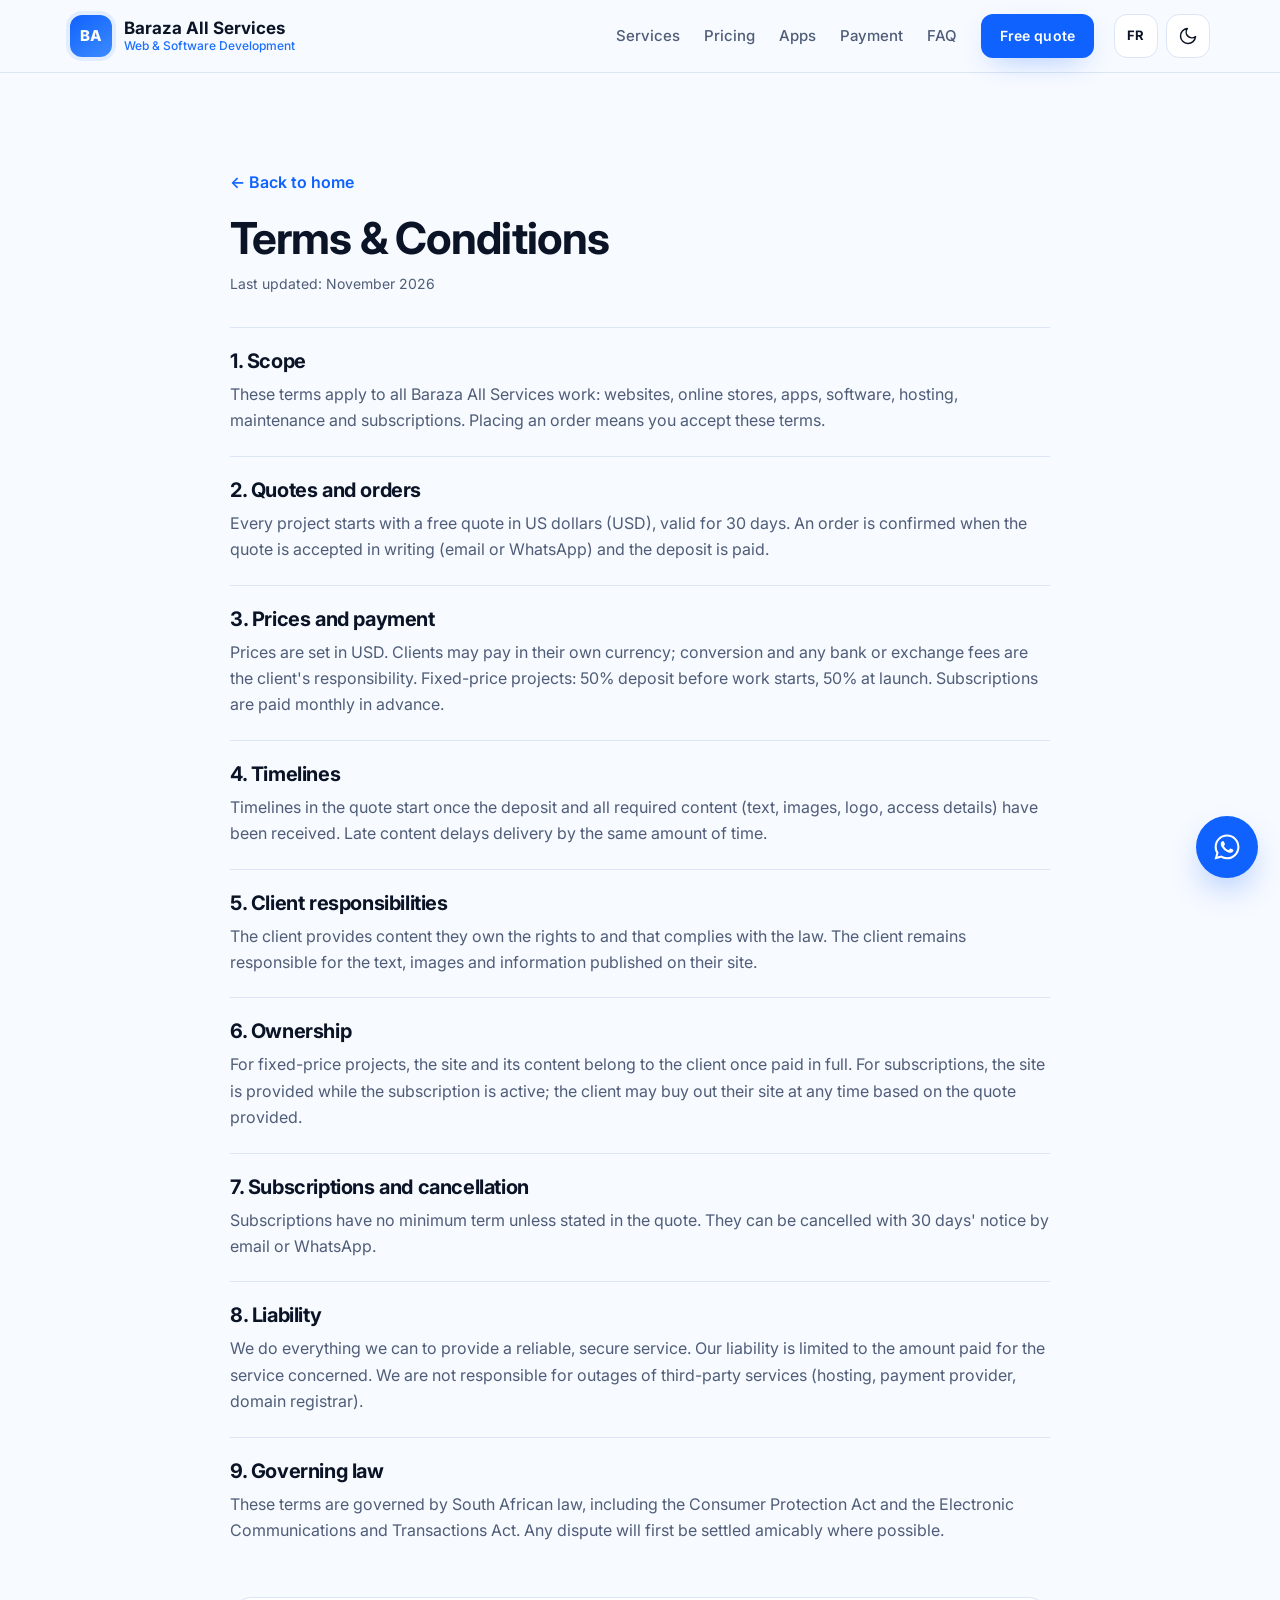
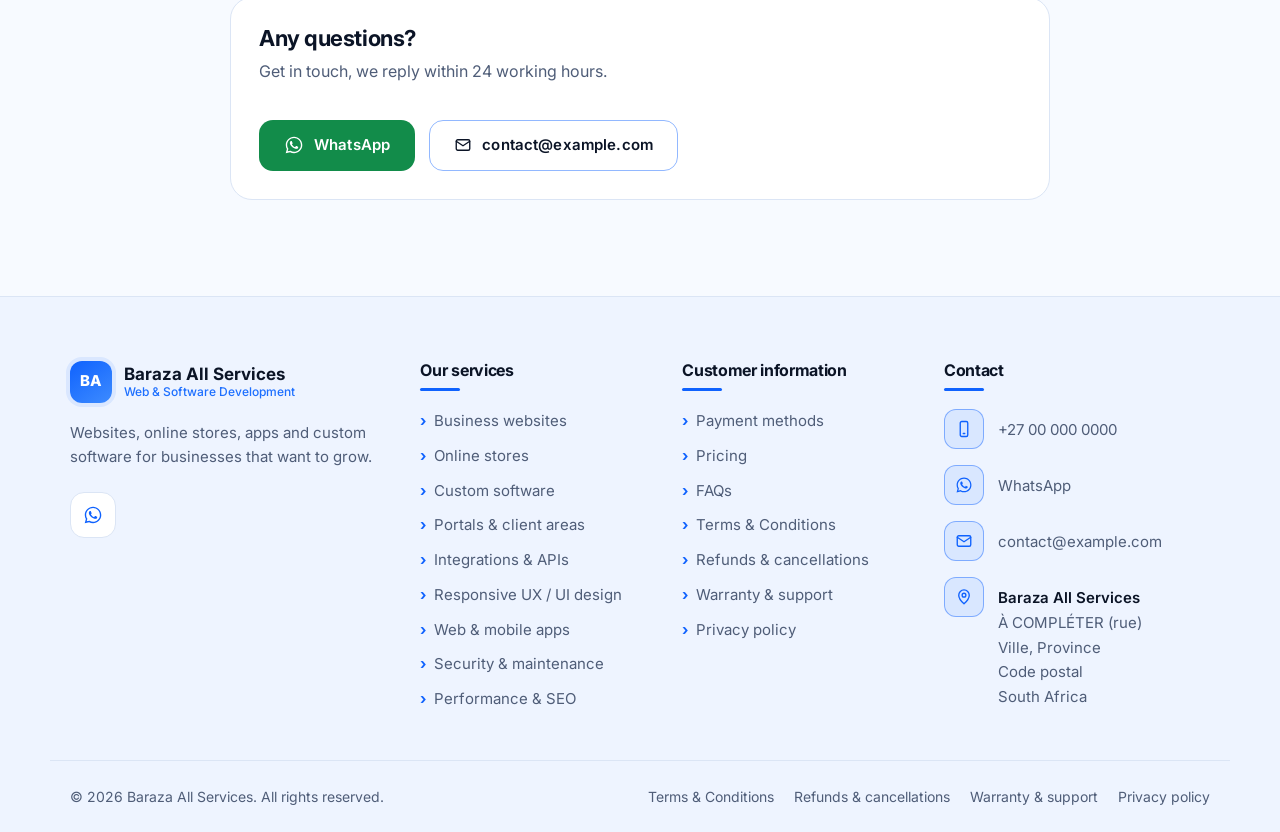
<file: Mon Entreprise/site/conditions.html>
<!DOCTYPE html>
<html lang="fr" data-theme="dark">
<head>
    <meta charset="UTF-8">
    <meta name="viewport" content="width=device-width, initial-scale=1">
    <script>
        (function () {
            var d = document.documentElement, theme, lang;
            try { theme = localStorage.getItem('theme'); lang = localStorage.getItem('lang'); } catch (e) {}
            if (!theme) theme = window.matchMedia && window.matchMedia('(prefers-color-scheme: light)').matches ? 'light' : 'dark';
            d.setAttribute('data-theme', theme);
            if (!lang) lang = (navigator.language || 'fr').slice(0, 2) === 'fr' ? 'fr' : 'en';
            d.setAttribute('lang', lang);
            d.classList.add('js');
        })();
    </script>
    <meta name="theme-color" content="#070d1a">
    <title data-i18n="legal.terms.title">Conditions générales</title>
    <link rel="canonical" href="https://baraza-all-services.netlify.app/conditions.html">
    <link rel="icon" type="image/svg+xml" href="images/favicon.svg">
    <link rel="preconnect" href="https://fonts.googleapis.com">
    <link rel="preconnect" href="https://fonts.gstatic.com" crossorigin>
    <link href="https://fonts.googleapis.com/css2?family=Inter:wght@400;500;600;700;800&display=swap" rel="stylesheet">
    <link rel="stylesheet" href="css/style.css">
</head>
<body data-whatsapp="27000000000">
<a class="skip-link" href="#contenu" data-i18n="ui.skip">Aller au contenu</a>

<header class="site-header">
    <div class="container site-header__inner">
        <a class="logo" href="index.html" aria-label="Baraza All Services">
            <span class="logo__mark">BA</span>
                <span class="logo__text"><strong>Baraza All Services</strong><small data-i18n="brand.tagline">Développement Web &amp; Logiciel</small></span>
        </a>
        <nav class="main-nav" id="main-nav">
            <a href="index.html#services"><span data-i18n="nav.services">Services</span></a>
            <a href="index.html#tarifs"><span data-i18n="nav.pricing">Tarifs</span></a>
            <a href="index.html#applications"><span data-i18n="nav.apps">Applications</span></a>
            <a href="index.html#paiement"><span data-i18n="nav.payment">Paiement</span></a>
            <a href="index.html#faq"><span data-i18n="nav.faq">FAQ</span></a>
            <a class="btn btn--primary btn--sm" href="index.html#devis"><span data-i18n="nav.cta">Devis gratuit</span></a>
        </nav>
        <div class="header-tools">
            <button class="icon-btn lang-btn" type="button" id="lang-toggle" data-i18n-attr="aria-label:ui.lang_switch;title:ui.lang_switch" aria-label="Switch to English" title="Switch to English"><span data-i18n="ui.lang_label">EN</span></button>
            <button class="icon-btn theme-btn" type="button" id="theme-toggle" aria-label="Passer en mode clair">
                <span class="theme-btn__sun"><svg class="icon" width="20" height="20" viewBox="0 0 24 24" fill="none" stroke="currentColor" stroke-width="1.8" stroke-linecap="round" stroke-linejoin="round" aria-hidden="true" focusable="false"><circle cx="12" cy="12" r="4"/><path d="M12 2v2M12 20v2M4.9 4.9l1.4 1.4M17.7 17.7l1.4 1.4M2 12h2M20 12h2M4.9 19.1l1.4-1.4M17.7 6.3l1.4-1.4"/></svg></span><span class="theme-btn__moon"><svg class="icon" width="20" height="20" viewBox="0 0 24 24" fill="none" stroke="currentColor" stroke-width="1.8" stroke-linecap="round" stroke-linejoin="round" aria-hidden="true" focusable="false"><path d="M21 12.8A9 9 0 1111.2 3a7 7 0 009.8 9.8z"/></svg></span>
            </button>
            <button class="icon-btn nav-toggle" type="button" aria-controls="main-nav" aria-expanded="false" data-i18n-attr="aria-label:ui.menu_open" aria-label="Ouvrir le menu">
                <span class="nav-toggle__open"><svg class="icon" width="24" height="24" viewBox="0 0 24 24" fill="none" stroke="currentColor" stroke-width="1.8" stroke-linecap="round" stroke-linejoin="round" aria-hidden="true" focusable="false"><path d="M4 7h16M4 12h16M4 17h16"/></svg></span>
                <span class="nav-toggle__close"><svg class="icon" width="24" height="24" viewBox="0 0 24 24" fill="none" stroke="currentColor" stroke-width="1.8" stroke-linecap="round" stroke-linejoin="round" aria-hidden="true" focusable="false"><path d="M6 6l12 12M18 6L6 18"/></svg></span>
            </button>
        </div>
    </div>
</header>

<main id="contenu">
    <section class="section legal">
        <div class="container container--narrow">
            <a class="legal__back" href="index.html"><span data-i18n="legal.back">← Retour à l&#x27;accueil</span></a>
            <h1 data-i18n="legal.terms.title">Conditions générales</h1>
            <p class="legal__updated" data-i18n="legal.updated">Dernière mise à jour : novembre 2026</p>
            
            <section class="legal__section">
                <h2 data-i18n="legal.terms.sections.0.h">1. Objet</h2>
                <p data-i18n="legal.terms.sections.0.p">Les présentes conditions s&#x27;appliquent à toutes les prestations de Baraza All Services : création de sites web, boutiques en ligne, applications, logiciels, hébergement, maintenance et abonnements. Toute commande vaut acceptation de ces conditions.</p>
            </section>
            <section class="legal__section">
                <h2 data-i18n="legal.terms.sections.1.h">2. Devis et commande</h2>
                <p data-i18n="legal.terms.sections.1.p">Chaque projet fait l&#x27;objet d&#x27;un devis gratuit en dollars US (USD), valable 30 jours. La commande est confirmée par l&#x27;acceptation écrite du devis (email ou WhatsApp) et le paiement de l&#x27;acompte.</p>
            </section>
            <section class="legal__section">
                <h2 data-i18n="legal.terms.sections.2.h">3. Prix et paiement</h2>
                <p data-i18n="legal.terms.sections.2.p">Les prix sont fixés en USD. Le client peut payer dans sa devise ; la conversion et les éventuels frais bancaires ou de change sont à sa charge. Pour les projets à prix fixe : 50 % d&#x27;acompte avant le début des travaux, 50 % à la mise en ligne. Les abonnements sont payables chaque mois, d&#x27;avance.</p>
            </section>
            <section class="legal__section">
                <h2 data-i18n="legal.terms.sections.3.h">4. Délais</h2>
                <p data-i18n="legal.terms.sections.3.p">Les délais indiqués dans le devis commencent à la réception de l&#x27;acompte et de tous les contenus nécessaires (textes, images, logo, accès). Un retard dans la remise des contenus décale la livraison d&#x27;autant.</p>
            </section>
            <section class="legal__section">
                <h2 data-i18n="legal.terms.sections.4.h">5. Obligations du client</h2>
                <p data-i18n="legal.terms.sections.4.p">Le client fournit des contenus dont il détient les droits et qui respectent la loi. Il reste responsable des textes, images et informations publiés sur son site.</p>
            </section>
            <section class="legal__section">
                <h2 data-i18n="legal.terms.sections.5.h">6. Propriété</h2>
                <p data-i18n="legal.terms.sections.5.p">Pour les projets à prix fixe, le site et ses contenus appartiennent au client après paiement complet. Pour les abonnements, le site est mis à disposition tant que l&#x27;abonnement est actif ; le client peut racheter son site à tout moment selon le devis fourni.</p>
            </section>
            <section class="legal__section">
                <h2 data-i18n="legal.terms.sections.6.h">7. Abonnements et résiliation</h2>
                <p data-i18n="legal.terms.sections.6.p">Les abonnements sont sans engagement de durée sauf mention contraire dans le devis. Ils peuvent être résiliés avec un préavis de 30 jours, par email ou WhatsApp.</p>
            </section>
            <section class="legal__section">
                <h2 data-i18n="legal.terms.sections.7.h">8. Responsabilité</h2>
                <p data-i18n="legal.terms.sections.7.p">Nous mettons tout en œuvre pour fournir un service fiable et sécurisé. Notre responsabilité est limitée au montant payé pour la prestation concernée. Nous ne sommes pas responsables des pannes de services tiers (hébergeur, prestataire de paiement, fournisseur de domaine).</p>
            </section>
            <section class="legal__section">
                <h2 data-i18n="legal.terms.sections.8.h">9. Droit applicable</h2>
                <p data-i18n="legal.terms.sections.8.p">Ces conditions sont régies par le droit sud-africain, notamment le Consumer Protection Act et l&#x27;Electronic Communications and Transactions Act. En cas de litige, une solution amiable est recherchée en priorité.</p>
            </section>
            <div class="legal__contact">
                <h2 data-i18n="legal.contact_title">Une question ?</h2>
                <p data-i18n="legal.contact_text">Contactez-nous, nous répondons sous 24 h ouvrées.</p>
                <div class="hero__actions">
                    <a class="btn btn--whatsapp" href="https://wa.me/27000000000" target="_blank" rel="noopener" data-wa><svg class="icon" width="20" height="20" viewBox="0 0 24 24" fill="currentColor" aria-hidden="true" focusable="false"><path d="M12.04 2C6.58 2 2.13 6.45 2.13 11.91c0 1.75.46 3.45 1.32 4.95L2.05 22l5.25-1.38a9.9 9.9 0 004.74 1.21c5.46 0 9.91-4.45 9.91-9.91C21.95 6.45 17.5 2 12.04 2zm0 18.15c-1.48 0-2.93-.4-4.2-1.15l-.3-.18-3.12.82.83-3.04-.2-.31a8.2 8.2 0 01-1.26-4.38c0-4.54 3.7-8.24 8.25-8.24 4.54 0 8.24 3.7 8.24 8.24 0 4.55-3.7 8.24-8.24 8.24zm4.52-6.17c-.25-.12-1.47-.72-1.69-.81-.23-.08-.39-.12-.56.13-.16.24-.64.8-.78.97-.14.16-.29.18-.54.06-.25-.12-1.05-.39-1.99-1.23-.74-.66-1.23-1.47-1.38-1.72-.14-.25-.02-.38.11-.5.11-.11.25-.29.37-.43.13-.15.17-.25.25-.42.08-.16.04-.31-.02-.43-.06-.12-.56-1.34-.76-1.84-.2-.48-.41-.42-.56-.43h-.48c-.17 0-.43.06-.66.31-.22.25-.86.85-.86 2.07 0 1.22.89 2.4 1.01 2.56.12.17 1.75 2.67 4.23 3.74.59.26 1.05.41 1.41.52.59.19 1.13.16 1.56.1.48-.07 1.47-.6 1.67-1.18.21-.58.21-1.07.15-1.18-.06-.1-.23-.16-.48-.28z"/></svg> WhatsApp</a>
                    <a class="btn btn--ghost" href="mailto:contact@example.com"><svg class="icon" width="18" height="18" viewBox="0 0 24 24" fill="none" stroke="currentColor" stroke-width="1.8" stroke-linecap="round" stroke-linejoin="round" aria-hidden="true" focusable="false"><rect x="3" y="5" width="18" height="14" rx="2"/><path d="M3 7l9 6 9-6"/></svg> contact@example.com</a>
                </div>
            </div>
        </div>
    </section>
</main>

<footer class="site-footer">
    <div class="container site-footer__grid">
        <div>
            <a class="logo" href="index.html">
                <span class="logo__mark">BA</span>
                <span class="logo__text"><strong>Baraza All Services</strong><small data-i18n="brand.tagline">Développement Web &amp; Logiciel</small></span>
            </a>
            <p class="site-footer__about" data-i18n="footer.about">Sites web, boutiques en ligne, applications et logiciels sur mesure pour les entreprises qui veulent grandir.</p>
            <div class="socials"><a href="https://wa.me/27000000000" target="_blank" rel="noopener" aria-label="WhatsApp" data-wa><svg class="icon" width="20" height="20" viewBox="0 0 24 24" fill="currentColor" aria-hidden="true" focusable="false"><path d="M12.04 2C6.58 2 2.13 6.45 2.13 11.91c0 1.75.46 3.45 1.32 4.95L2.05 22l5.25-1.38a9.9 9.9 0 004.74 1.21c5.46 0 9.91-4.45 9.91-9.91C21.95 6.45 17.5 2 12.04 2zm0 18.15c-1.48 0-2.93-.4-4.2-1.15l-.3-.18-3.12.82.83-3.04-.2-.31a8.2 8.2 0 01-1.26-4.38c0-4.54 3.7-8.24 8.25-8.24 4.54 0 8.24 3.7 8.24 8.24 0 4.55-3.7 8.24-8.24 8.24zm4.52-6.17c-.25-.12-1.47-.72-1.69-.81-.23-.08-.39-.12-.56.13-.16.24-.64.8-.78.97-.14.16-.29.18-.54.06-.25-.12-1.05-.39-1.99-1.23-.74-.66-1.23-1.47-1.38-1.72-.14-.25-.02-.38.11-.5.11-.11.25-.29.37-.43.13-.15.17-.25.25-.42.08-.16.04-.31-.02-.43-.06-.12-.56-1.34-.76-1.84-.2-.48-.41-.42-.56-.43h-.48c-.17 0-.43.06-.66.31-.22.25-.86.85-.86 2.07 0 1.22.89 2.4 1.01 2.56.12.17 1.75 2.67 4.23 3.74.59.26 1.05.41 1.41.52.59.19 1.13.16 1.56.1.48-.07 1.47-.6 1.67-1.18.21-.58.21-1.07.15-1.18-.06-.1-.23-.16-.48-.28z"/></svg></a></div>
        </div>
        <div>
            <h3 data-i18n="footer.services">Nos services</h3>
            <ul class="site-footer__links"><li><a href="index.html#services"><span data-i18n="services.items.0.title">Sites vitrines professionnels</span></a></li><li><a href="index.html#services"><span data-i18n="services.items.1.title">Boutiques en ligne</span></a></li><li><a href="index.html#services"><span data-i18n="services.items.2.title">Logiciels sur mesure</span></a></li><li><a href="index.html#services"><span data-i18n="services.items.3.title">Portails &amp; espaces clients</span></a></li><li><a href="index.html#services"><span data-i18n="services.items.4.title">Intégrations &amp; API</span></a></li><li><a href="index.html#services"><span data-i18n="services.items.5.title">Design UX / UI responsive</span></a></li><li><a href="index.html#services"><span data-i18n="services.items.6.title">Applications web &amp; mobiles</span></a></li><li><a href="index.html#services"><span data-i18n="services.items.7.title">Sécurité &amp; maintenance</span></a></li><li><a href="index.html#services"><span data-i18n="services.items.8.title">Performance &amp; SEO</span></a></li></ul>
        </div>
        <div>
            <h3 data-i18n="footer.info">Informations clients</h3>
            <ul class="site-footer__links"><li><a href="index.html#paiement"><span data-i18n="footer.info_links.0">Moyens de paiement</span></a></li><li><a href="index.html#tarifs"><span data-i18n="footer.info_links.1">Tarifs</span></a></li><li><a href="index.html#faq"><span data-i18n="footer.info_links.2">Questions fréquentes</span></a></li><li><a href="conditions.html"><span data-i18n="footer.info_links.3">Conditions générales</span></a></li><li><a href="remboursements.html"><span data-i18n="footer.info_links.4">Remboursements &amp; annulations</span></a></li><li><a href="garantie.html"><span data-i18n="footer.info_links.5">Garantie &amp; support</span></a></li><li><a href="confidentialite.html"><span data-i18n="footer.info_links.6">Confidentialité</span></a></li></ul>
        </div>
        <div>
            <h3 data-i18n="footer.contact">Contact</h3>
            <ul class="footer-contact">
                <li><span class="footer-contact__icon"><svg class="icon" width="18" height="18" viewBox="0 0 24 24" fill="none" stroke="currentColor" stroke-width="1.8" stroke-linecap="round" stroke-linejoin="round" aria-hidden="true" focusable="false"><rect x="7" y="2" width="10" height="20" rx="2"/><path d="M11 18h2"/></svg></span><a href="tel:+27000000000">+27 00 000 0000</a></li>
                <li><span class="footer-contact__icon"><svg class="icon" width="18" height="18" viewBox="0 0 24 24" fill="currentColor" aria-hidden="true" focusable="false"><path d="M12.04 2C6.58 2 2.13 6.45 2.13 11.91c0 1.75.46 3.45 1.32 4.95L2.05 22l5.25-1.38a9.9 9.9 0 004.74 1.21c5.46 0 9.91-4.45 9.91-9.91C21.95 6.45 17.5 2 12.04 2zm0 18.15c-1.48 0-2.93-.4-4.2-1.15l-.3-.18-3.12.82.83-3.04-.2-.31a8.2 8.2 0 01-1.26-4.38c0-4.54 3.7-8.24 8.25-8.24 4.54 0 8.24 3.7 8.24 8.24 0 4.55-3.7 8.24-8.24 8.24zm4.52-6.17c-.25-.12-1.47-.72-1.69-.81-.23-.08-.39-.12-.56.13-.16.24-.64.8-.78.97-.14.16-.29.18-.54.06-.25-.12-1.05-.39-1.99-1.23-.74-.66-1.23-1.47-1.38-1.72-.14-.25-.02-.38.11-.5.11-.11.25-.29.37-.43.13-.15.17-.25.25-.42.08-.16.04-.31-.02-.43-.06-.12-.56-1.34-.76-1.84-.2-.48-.41-.42-.56-.43h-.48c-.17 0-.43.06-.66.31-.22.25-.86.85-.86 2.07 0 1.22.89 2.4 1.01 2.56.12.17 1.75 2.67 4.23 3.74.59.26 1.05.41 1.41.52.59.19 1.13.16 1.56.1.48-.07 1.47-.6 1.67-1.18.21-.58.21-1.07.15-1.18-.06-.1-.23-.16-.48-.28z"/></svg></span><a href="https://wa.me/27000000000" target="_blank" rel="noopener" data-wa>WhatsApp</a></li>
                <li><span class="footer-contact__icon"><svg class="icon" width="18" height="18" viewBox="0 0 24 24" fill="none" stroke="currentColor" stroke-width="1.8" stroke-linecap="round" stroke-linejoin="round" aria-hidden="true" focusable="false"><rect x="3" y="5" width="18" height="14" rx="2"/><path d="M3 7l9 6 9-6"/></svg></span><a href="mailto:contact@example.com">contact@example.com</a></li>
                <li><span class="footer-contact__icon"><svg class="icon" width="18" height="18" viewBox="0 0 24 24" fill="none" stroke="currentColor" stroke-width="1.8" stroke-linecap="round" stroke-linejoin="round" aria-hidden="true" focusable="false"><path d="M12 21s-7-6.2-7-11.5a7 7 0 0114 0C19 14.8 12 21 12 21z"/><circle cx="12" cy="9.5" r="2.5"/></svg></span><span><strong>Baraza All Services</strong><br>À COMPLÉTER (rue)<br>Ville, Province<br>Code postal<br>South Africa</span></li>
            </ul>
        </div>
    </div>
    <div class="container site-footer__bottom">
        <p>© <span id="year">2026</span> Baraza All Services. <span data-i18n="ui.rights">Tous droits réservés.</span></p>
        <nav class="site-footer__legal"><a href="conditions.html"><span data-i18n="legal.terms.title">Conditions générales</span></a><a href="remboursements.html"><span data-i18n="legal.refunds.title">Remboursements &amp; annulations</span></a><a href="garantie.html"><span data-i18n="legal.warranty.title">Garantie &amp; support</span></a><a href="confidentialite.html"><span data-i18n="legal.privacy.title">Politique de confidentialité</span></a></nav>
    </div>
</footer>

<a class="wa-float" href="https://wa.me/27000000000" target="_blank" rel="noopener" data-wa data-i18n-attr="aria-label:ui.whatsapp" aria-label="Me contacter sur WhatsApp"><svg class="icon" width="30" height="30" viewBox="0 0 24 24" fill="currentColor" aria-hidden="true" focusable="false"><path d="M12.04 2C6.58 2 2.13 6.45 2.13 11.91c0 1.75.46 3.45 1.32 4.95L2.05 22l5.25-1.38a9.9 9.9 0 004.74 1.21c5.46 0 9.91-4.45 9.91-9.91C21.95 6.45 17.5 2 12.04 2zm0 18.15c-1.48 0-2.93-.4-4.2-1.15l-.3-.18-3.12.82.83-3.04-.2-.31a8.2 8.2 0 01-1.26-4.38c0-4.54 3.7-8.24 8.25-8.24 4.54 0 8.24 3.7 8.24 8.24 0 4.55-3.7 8.24-8.24 8.24zm4.52-6.17c-.25-.12-1.47-.72-1.69-.81-.23-.08-.39-.12-.56.13-.16.24-.64.8-.78.97-.14.16-.29.18-.54.06-.25-.12-1.05-.39-1.99-1.23-.74-.66-1.23-1.47-1.38-1.72-.14-.25-.02-.38.11-.5.11-.11.25-.29.37-.43.13-.15.17-.25.25-.42.08-.16.04-.31-.02-.43-.06-.12-.56-1.34-.76-1.84-.2-.48-.41-.42-.56-.43h-.48c-.17 0-.43.06-.66.31-.22.25-.86.85-.86 2.07 0 1.22.89 2.4 1.01 2.56.12.17 1.75 2.67 4.23 3.74.59.26 1.05.41 1.41.52.59.19 1.13.16 1.56.1.48-.07 1.47-.6 1.67-1.18.21-.58.21-1.07.15-1.18-.06-.1-.23-.16-.48-.28z"/></svg></a>

<div class="mobile-bar">
    <a class="mobile-bar__brand" href="tel:+27000000000" data-i18n-attr="aria-label:footer.call" aria-label="Appeler">
        <span class="logo__mark">BA</span>
        <span class="mobile-bar__text"><strong>Baraza All Services</strong><small>+27 00 000 0000</small></span>
    </a>
    <a class="btn btn--whatsapp mobile-bar__wa" href="https://wa.me/27000000000" target="_blank" rel="noopener" data-wa><svg class="icon" width="20" height="20" viewBox="0 0 24 24" fill="currentColor" aria-hidden="true" focusable="false"><path d="M12.04 2C6.58 2 2.13 6.45 2.13 11.91c0 1.75.46 3.45 1.32 4.95L2.05 22l5.25-1.38a9.9 9.9 0 004.74 1.21c5.46 0 9.91-4.45 9.91-9.91C21.95 6.45 17.5 2 12.04 2zm0 18.15c-1.48 0-2.93-.4-4.2-1.15l-.3-.18-3.12.82.83-3.04-.2-.31a8.2 8.2 0 01-1.26-4.38c0-4.54 3.7-8.24 8.25-8.24 4.54 0 8.24 3.7 8.24 8.24 0 4.55-3.7 8.24-8.24 8.24zm4.52-6.17c-.25-.12-1.47-.72-1.69-.81-.23-.08-.39-.12-.56.13-.16.24-.64.8-.78.97-.14.16-.29.18-.54.06-.25-.12-1.05-.39-1.99-1.23-.74-.66-1.23-1.47-1.38-1.72-.14-.25-.02-.38.11-.5.11-.11.25-.29.37-.43.13-.15.17-.25.25-.42.08-.16.04-.31-.02-.43-.06-.12-.56-1.34-.76-1.84-.2-.48-.41-.42-.56-.43h-.48c-.17 0-.43.06-.66.31-.22.25-.86.85-.86 2.07 0 1.22.89 2.4 1.01 2.56.12.17 1.75 2.67 4.23 3.74.59.26 1.05.41 1.41.52.59.19 1.13.16 1.56.1.48-.07 1.47-.6 1.67-1.18.21-.58.21-1.07.15-1.18-.06-.1-.23-.16-.48-.28z"/></svg> WhatsApp</a>
</div>

<script src="js/config.js"></script>
<script src="js/i18n.js"></script>
<script src="js/main.js"></script>
</body>
</html>
</file>
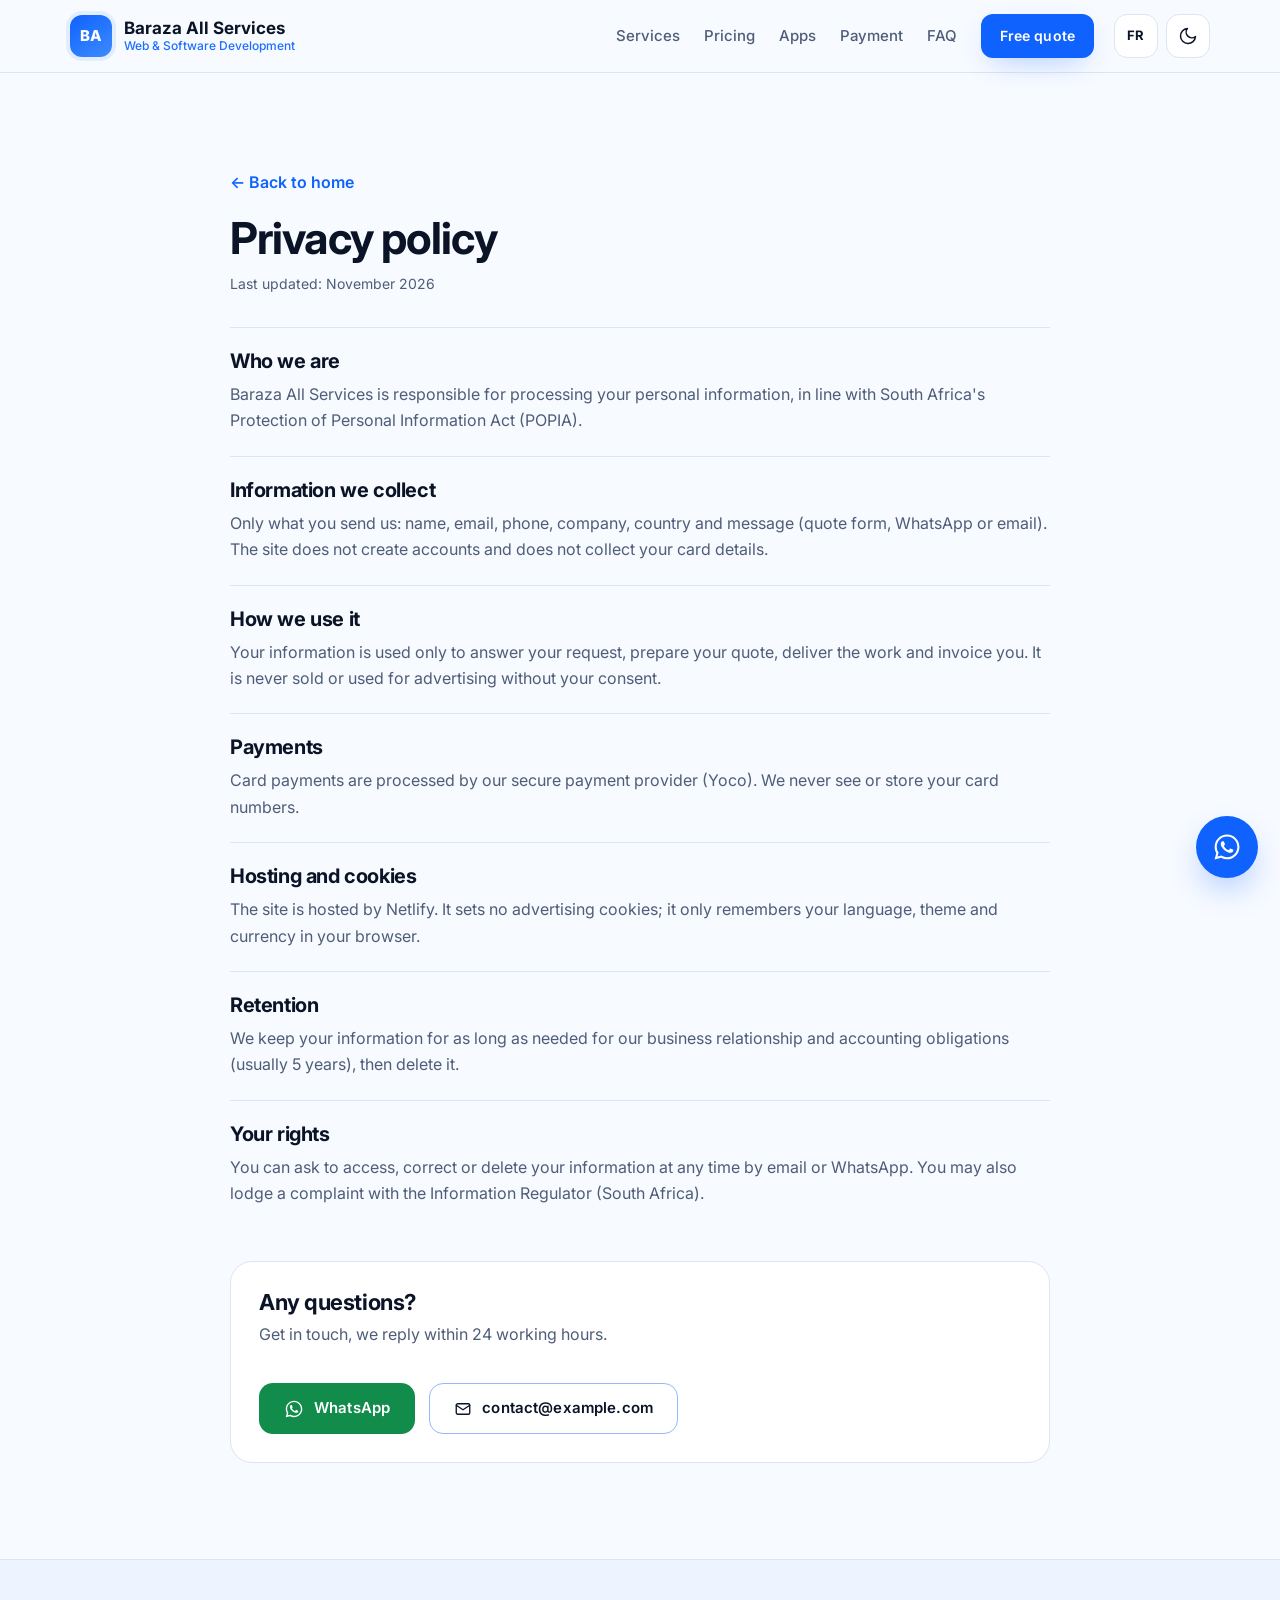
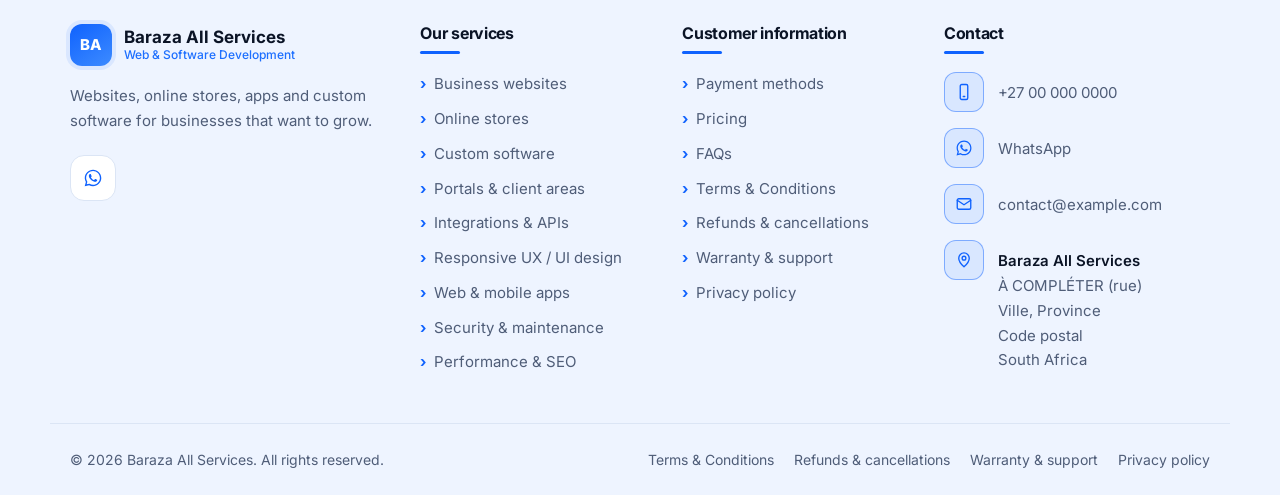
<file: Mon Entreprise/site/confidentialite.html>
<!DOCTYPE html>
<html lang="fr" data-theme="dark">
<head>
    <meta charset="UTF-8">
    <meta name="viewport" content="width=device-width, initial-scale=1">
    <script>
        (function () {
            var d = document.documentElement, theme, lang;
            try { theme = localStorage.getItem('theme'); lang = localStorage.getItem('lang'); } catch (e) {}
            if (!theme) theme = window.matchMedia && window.matchMedia('(prefers-color-scheme: light)').matches ? 'light' : 'dark';
            d.setAttribute('data-theme', theme);
            if (!lang) lang = (navigator.language || 'fr').slice(0, 2) === 'fr' ? 'fr' : 'en';
            d.setAttribute('lang', lang);
            d.classList.add('js');
        })();
    </script>
    <meta name="theme-color" content="#070d1a">
    <title data-i18n="legal.privacy.title">Politique de confidentialité</title>
    <link rel="canonical" href="https://baraza-all-services.netlify.app/confidentialite.html">
    <link rel="icon" type="image/svg+xml" href="images/favicon.svg">
    <link rel="preconnect" href="https://fonts.googleapis.com">
    <link rel="preconnect" href="https://fonts.gstatic.com" crossorigin>
    <link href="https://fonts.googleapis.com/css2?family=Inter:wght@400;500;600;700;800&display=swap" rel="stylesheet">
    <link rel="stylesheet" href="css/style.css">
</head>
<body data-whatsapp="27000000000">
<a class="skip-link" href="#contenu" data-i18n="ui.skip">Aller au contenu</a>

<header class="site-header">
    <div class="container site-header__inner">
        <a class="logo" href="index.html" aria-label="Baraza All Services">
            <span class="logo__mark">BA</span>
                <span class="logo__text"><strong>Baraza All Services</strong><small data-i18n="brand.tagline">Développement Web &amp; Logiciel</small></span>
        </a>
        <nav class="main-nav" id="main-nav">
            <a href="index.html#services"><span data-i18n="nav.services">Services</span></a>
            <a href="index.html#tarifs"><span data-i18n="nav.pricing">Tarifs</span></a>
            <a href="index.html#applications"><span data-i18n="nav.apps">Applications</span></a>
            <a href="index.html#paiement"><span data-i18n="nav.payment">Paiement</span></a>
            <a href="index.html#faq"><span data-i18n="nav.faq">FAQ</span></a>
            <a class="btn btn--primary btn--sm" href="index.html#devis"><span data-i18n="nav.cta">Devis gratuit</span></a>
        </nav>
        <div class="header-tools">
            <button class="icon-btn lang-btn" type="button" id="lang-toggle" data-i18n-attr="aria-label:ui.lang_switch;title:ui.lang_switch" aria-label="Switch to English" title="Switch to English"><span data-i18n="ui.lang_label">EN</span></button>
            <button class="icon-btn theme-btn" type="button" id="theme-toggle" aria-label="Passer en mode clair">
                <span class="theme-btn__sun"><svg class="icon" width="20" height="20" viewBox="0 0 24 24" fill="none" stroke="currentColor" stroke-width="1.8" stroke-linecap="round" stroke-linejoin="round" aria-hidden="true" focusable="false"><circle cx="12" cy="12" r="4"/><path d="M12 2v2M12 20v2M4.9 4.9l1.4 1.4M17.7 17.7l1.4 1.4M2 12h2M20 12h2M4.9 19.1l1.4-1.4M17.7 6.3l1.4-1.4"/></svg></span><span class="theme-btn__moon"><svg class="icon" width="20" height="20" viewBox="0 0 24 24" fill="none" stroke="currentColor" stroke-width="1.8" stroke-linecap="round" stroke-linejoin="round" aria-hidden="true" focusable="false"><path d="M21 12.8A9 9 0 1111.2 3a7 7 0 009.8 9.8z"/></svg></span>
            </button>
            <button class="icon-btn nav-toggle" type="button" aria-controls="main-nav" aria-expanded="false" data-i18n-attr="aria-label:ui.menu_open" aria-label="Ouvrir le menu">
                <span class="nav-toggle__open"><svg class="icon" width="24" height="24" viewBox="0 0 24 24" fill="none" stroke="currentColor" stroke-width="1.8" stroke-linecap="round" stroke-linejoin="round" aria-hidden="true" focusable="false"><path d="M4 7h16M4 12h16M4 17h16"/></svg></span>
                <span class="nav-toggle__close"><svg class="icon" width="24" height="24" viewBox="0 0 24 24" fill="none" stroke="currentColor" stroke-width="1.8" stroke-linecap="round" stroke-linejoin="round" aria-hidden="true" focusable="false"><path d="M6 6l12 12M18 6L6 18"/></svg></span>
            </button>
        </div>
    </div>
</header>

<main id="contenu">
    <section class="section legal">
        <div class="container container--narrow">
            <a class="legal__back" href="index.html"><span data-i18n="legal.back">← Retour à l&#x27;accueil</span></a>
            <h1 data-i18n="legal.privacy.title">Politique de confidentialité</h1>
            <p class="legal__updated" data-i18n="legal.updated">Dernière mise à jour : novembre 2026</p>
            
            <section class="legal__section">
                <h2 data-i18n="legal.privacy.sections.0.h">Qui sommes-nous</h2>
                <p data-i18n="legal.privacy.sections.0.p">Baraza All Services est responsable du traitement de vos données personnelles, conformément au Protection of Personal Information Act (POPIA) d&#x27;Afrique du Sud.</p>
            </section>
            <section class="legal__section">
                <h2 data-i18n="legal.privacy.sections.1.h">Données collectées</h2>
                <p data-i18n="legal.privacy.sections.1.p">Uniquement ce que vous nous envoyez : nom, email, téléphone, entreprise, pays et message (formulaire de devis, WhatsApp ou email). Le site ne crée pas de compte et ne collecte pas vos données de carte bancaire.</p>
            </section>
            <section class="legal__section">
                <h2 data-i18n="legal.privacy.sections.2.h">Utilisation</h2>
                <p data-i18n="legal.privacy.sections.2.p">Vos données servent uniquement à répondre à votre demande, préparer votre devis, réaliser la prestation et vous facturer. Elles ne sont jamais vendues ni utilisées pour de la publicité sans votre accord.</p>
            </section>
            <section class="legal__section">
                <h2 data-i18n="legal.privacy.sections.3.h">Paiements</h2>
                <p data-i18n="legal.privacy.sections.3.p">Les paiements par carte sont traités par notre prestataire de paiement sécurisé (Yoco). Nous ne voyons ni ne stockons jamais vos numéros de carte.</p>
            </section>
            <section class="legal__section">
                <h2 data-i18n="legal.privacy.sections.4.h">Hébergement et cookies</h2>
                <p data-i18n="legal.privacy.sections.4.p">Le site est hébergé par Netlify. Il ne place pas de cookies publicitaires ; il mémorise seulement dans votre navigateur votre langue, votre thème et votre devise.</p>
            </section>
            <section class="legal__section">
                <h2 data-i18n="legal.privacy.sections.5.h">Conservation</h2>
                <p data-i18n="legal.privacy.sections.5.p">Nous conservons vos données le temps nécessaire à la relation commerciale et aux obligations comptables (en général 5 ans), puis nous les supprimons.</p>
            </section>
            <section class="legal__section">
                <h2 data-i18n="legal.privacy.sections.6.h">Vos droits</h2>
                <p data-i18n="legal.privacy.sections.6.p">Vous pouvez demander à consulter, corriger ou supprimer vos données à tout moment par email ou WhatsApp. Vous pouvez aussi déposer une plainte auprès de l&#x27;Information Regulator (South Africa).</p>
            </section>
            <div class="legal__contact">
                <h2 data-i18n="legal.contact_title">Une question ?</h2>
                <p data-i18n="legal.contact_text">Contactez-nous, nous répondons sous 24 h ouvrées.</p>
                <div class="hero__actions">
                    <a class="btn btn--whatsapp" href="https://wa.me/27000000000" target="_blank" rel="noopener" data-wa><svg class="icon" width="20" height="20" viewBox="0 0 24 24" fill="currentColor" aria-hidden="true" focusable="false"><path d="M12.04 2C6.58 2 2.13 6.45 2.13 11.91c0 1.75.46 3.45 1.32 4.95L2.05 22l5.25-1.38a9.9 9.9 0 004.74 1.21c5.46 0 9.91-4.45 9.91-9.91C21.95 6.45 17.5 2 12.04 2zm0 18.15c-1.48 0-2.93-.4-4.2-1.15l-.3-.18-3.12.82.83-3.04-.2-.31a8.2 8.2 0 01-1.26-4.38c0-4.54 3.7-8.24 8.25-8.24 4.54 0 8.24 3.7 8.24 8.24 0 4.55-3.7 8.24-8.24 8.24zm4.52-6.17c-.25-.12-1.47-.72-1.69-.81-.23-.08-.39-.12-.56.13-.16.24-.64.8-.78.97-.14.16-.29.18-.54.06-.25-.12-1.05-.39-1.99-1.23-.74-.66-1.23-1.47-1.38-1.72-.14-.25-.02-.38.11-.5.11-.11.25-.29.37-.43.13-.15.17-.25.25-.42.08-.16.04-.31-.02-.43-.06-.12-.56-1.34-.76-1.84-.2-.48-.41-.42-.56-.43h-.48c-.17 0-.43.06-.66.31-.22.25-.86.85-.86 2.07 0 1.22.89 2.4 1.01 2.56.12.17 1.75 2.67 4.23 3.74.59.26 1.05.41 1.41.52.59.19 1.13.16 1.56.1.48-.07 1.47-.6 1.67-1.18.21-.58.21-1.07.15-1.18-.06-.1-.23-.16-.48-.28z"/></svg> WhatsApp</a>
                    <a class="btn btn--ghost" href="mailto:contact@example.com"><svg class="icon" width="18" height="18" viewBox="0 0 24 24" fill="none" stroke="currentColor" stroke-width="1.8" stroke-linecap="round" stroke-linejoin="round" aria-hidden="true" focusable="false"><rect x="3" y="5" width="18" height="14" rx="2"/><path d="M3 7l9 6 9-6"/></svg> contact@example.com</a>
                </div>
            </div>
        </div>
    </section>
</main>

<footer class="site-footer">
    <div class="container site-footer__grid">
        <div>
            <a class="logo" href="index.html">
                <span class="logo__mark">BA</span>
                <span class="logo__text"><strong>Baraza All Services</strong><small data-i18n="brand.tagline">Développement Web &amp; Logiciel</small></span>
            </a>
            <p class="site-footer__about" data-i18n="footer.about">Sites web, boutiques en ligne, applications et logiciels sur mesure pour les entreprises qui veulent grandir.</p>
            <div class="socials"><a href="https://wa.me/27000000000" target="_blank" rel="noopener" aria-label="WhatsApp" data-wa><svg class="icon" width="20" height="20" viewBox="0 0 24 24" fill="currentColor" aria-hidden="true" focusable="false"><path d="M12.04 2C6.58 2 2.13 6.45 2.13 11.91c0 1.75.46 3.45 1.32 4.95L2.05 22l5.25-1.38a9.9 9.9 0 004.74 1.21c5.46 0 9.91-4.45 9.91-9.91C21.95 6.45 17.5 2 12.04 2zm0 18.15c-1.48 0-2.93-.4-4.2-1.15l-.3-.18-3.12.82.83-3.04-.2-.31a8.2 8.2 0 01-1.26-4.38c0-4.54 3.7-8.24 8.25-8.24 4.54 0 8.24 3.7 8.24 8.24 0 4.55-3.7 8.24-8.24 8.24zm4.52-6.17c-.25-.12-1.47-.72-1.69-.81-.23-.08-.39-.12-.56.13-.16.24-.64.8-.78.97-.14.16-.29.18-.54.06-.25-.12-1.05-.39-1.99-1.23-.74-.66-1.23-1.47-1.38-1.72-.14-.25-.02-.38.11-.5.11-.11.25-.29.37-.43.13-.15.17-.25.25-.42.08-.16.04-.31-.02-.43-.06-.12-.56-1.34-.76-1.84-.2-.48-.41-.42-.56-.43h-.48c-.17 0-.43.06-.66.31-.22.25-.86.85-.86 2.07 0 1.22.89 2.4 1.01 2.56.12.17 1.75 2.67 4.23 3.74.59.26 1.05.41 1.41.52.59.19 1.13.16 1.56.1.48-.07 1.47-.6 1.67-1.18.21-.58.21-1.07.15-1.18-.06-.1-.23-.16-.48-.28z"/></svg></a></div>
        </div>
        <div>
            <h3 data-i18n="footer.services">Nos services</h3>
            <ul class="site-footer__links"><li><a href="index.html#services"><span data-i18n="services.items.0.title">Sites vitrines professionnels</span></a></li><li><a href="index.html#services"><span data-i18n="services.items.1.title">Boutiques en ligne</span></a></li><li><a href="index.html#services"><span data-i18n="services.items.2.title">Logiciels sur mesure</span></a></li><li><a href="index.html#services"><span data-i18n="services.items.3.title">Portails &amp; espaces clients</span></a></li><li><a href="index.html#services"><span data-i18n="services.items.4.title">Intégrations &amp; API</span></a></li><li><a href="index.html#services"><span data-i18n="services.items.5.title">Design UX / UI responsive</span></a></li><li><a href="index.html#services"><span data-i18n="services.items.6.title">Applications web &amp; mobiles</span></a></li><li><a href="index.html#services"><span data-i18n="services.items.7.title">Sécurité &amp; maintenance</span></a></li><li><a href="index.html#services"><span data-i18n="services.items.8.title">Performance &amp; SEO</span></a></li></ul>
        </div>
        <div>
            <h3 data-i18n="footer.info">Informations clients</h3>
            <ul class="site-footer__links"><li><a href="index.html#paiement"><span data-i18n="footer.info_links.0">Moyens de paiement</span></a></li><li><a href="index.html#tarifs"><span data-i18n="footer.info_links.1">Tarifs</span></a></li><li><a href="index.html#faq"><span data-i18n="footer.info_links.2">Questions fréquentes</span></a></li><li><a href="conditions.html"><span data-i18n="footer.info_links.3">Conditions générales</span></a></li><li><a href="remboursements.html"><span data-i18n="footer.info_links.4">Remboursements &amp; annulations</span></a></li><li><a href="garantie.html"><span data-i18n="footer.info_links.5">Garantie &amp; support</span></a></li><li><a href="confidentialite.html"><span data-i18n="footer.info_links.6">Confidentialité</span></a></li></ul>
        </div>
        <div>
            <h3 data-i18n="footer.contact">Contact</h3>
            <ul class="footer-contact">
                <li><span class="footer-contact__icon"><svg class="icon" width="18" height="18" viewBox="0 0 24 24" fill="none" stroke="currentColor" stroke-width="1.8" stroke-linecap="round" stroke-linejoin="round" aria-hidden="true" focusable="false"><rect x="7" y="2" width="10" height="20" rx="2"/><path d="M11 18h2"/></svg></span><a href="tel:+27000000000">+27 00 000 0000</a></li>
                <li><span class="footer-contact__icon"><svg class="icon" width="18" height="18" viewBox="0 0 24 24" fill="currentColor" aria-hidden="true" focusable="false"><path d="M12.04 2C6.58 2 2.13 6.45 2.13 11.91c0 1.75.46 3.45 1.32 4.95L2.05 22l5.25-1.38a9.9 9.9 0 004.74 1.21c5.46 0 9.91-4.45 9.91-9.91C21.95 6.45 17.5 2 12.04 2zm0 18.15c-1.48 0-2.93-.4-4.2-1.15l-.3-.18-3.12.82.83-3.04-.2-.31a8.2 8.2 0 01-1.26-4.38c0-4.54 3.7-8.24 8.25-8.24 4.54 0 8.24 3.7 8.24 8.24 0 4.55-3.7 8.24-8.24 8.24zm4.52-6.17c-.25-.12-1.47-.72-1.69-.81-.23-.08-.39-.12-.56.13-.16.24-.64.8-.78.97-.14.16-.29.18-.54.06-.25-.12-1.05-.39-1.99-1.23-.74-.66-1.23-1.47-1.38-1.72-.14-.25-.02-.38.11-.5.11-.11.25-.29.37-.43.13-.15.17-.25.25-.42.08-.16.04-.31-.02-.43-.06-.12-.56-1.34-.76-1.84-.2-.48-.41-.42-.56-.43h-.48c-.17 0-.43.06-.66.31-.22.25-.86.85-.86 2.07 0 1.22.89 2.4 1.01 2.56.12.17 1.75 2.67 4.23 3.74.59.26 1.05.41 1.41.52.59.19 1.13.16 1.56.1.48-.07 1.47-.6 1.67-1.18.21-.58.21-1.07.15-1.18-.06-.1-.23-.16-.48-.28z"/></svg></span><a href="https://wa.me/27000000000" target="_blank" rel="noopener" data-wa>WhatsApp</a></li>
                <li><span class="footer-contact__icon"><svg class="icon" width="18" height="18" viewBox="0 0 24 24" fill="none" stroke="currentColor" stroke-width="1.8" stroke-linecap="round" stroke-linejoin="round" aria-hidden="true" focusable="false"><rect x="3" y="5" width="18" height="14" rx="2"/><path d="M3 7l9 6 9-6"/></svg></span><a href="mailto:contact@example.com">contact@example.com</a></li>
                <li><span class="footer-contact__icon"><svg class="icon" width="18" height="18" viewBox="0 0 24 24" fill="none" stroke="currentColor" stroke-width="1.8" stroke-linecap="round" stroke-linejoin="round" aria-hidden="true" focusable="false"><path d="M12 21s-7-6.2-7-11.5a7 7 0 0114 0C19 14.8 12 21 12 21z"/><circle cx="12" cy="9.5" r="2.5"/></svg></span><span><strong>Baraza All Services</strong><br>À COMPLÉTER (rue)<br>Ville, Province<br>Code postal<br>South Africa</span></li>
            </ul>
        </div>
    </div>
    <div class="container site-footer__bottom">
        <p>© <span id="year">2026</span> Baraza All Services. <span data-i18n="ui.rights">Tous droits réservés.</span></p>
        <nav class="site-footer__legal"><a href="conditions.html"><span data-i18n="legal.terms.title">Conditions générales</span></a><a href="remboursements.html"><span data-i18n="legal.refunds.title">Remboursements &amp; annulations</span></a><a href="garantie.html"><span data-i18n="legal.warranty.title">Garantie &amp; support</span></a><a href="confidentialite.html"><span data-i18n="legal.privacy.title">Politique de confidentialité</span></a></nav>
    </div>
</footer>

<a class="wa-float" href="https://wa.me/27000000000" target="_blank" rel="noopener" data-wa data-i18n-attr="aria-label:ui.whatsapp" aria-label="Me contacter sur WhatsApp"><svg class="icon" width="30" height="30" viewBox="0 0 24 24" fill="currentColor" aria-hidden="true" focusable="false"><path d="M12.04 2C6.58 2 2.13 6.45 2.13 11.91c0 1.75.46 3.45 1.32 4.95L2.05 22l5.25-1.38a9.9 9.9 0 004.74 1.21c5.46 0 9.91-4.45 9.91-9.91C21.95 6.45 17.5 2 12.04 2zm0 18.15c-1.48 0-2.93-.4-4.2-1.15l-.3-.18-3.12.82.83-3.04-.2-.31a8.2 8.2 0 01-1.26-4.38c0-4.54 3.7-8.24 8.25-8.24 4.54 0 8.24 3.7 8.24 8.24 0 4.55-3.7 8.24-8.24 8.24zm4.52-6.17c-.25-.12-1.47-.72-1.69-.81-.23-.08-.39-.12-.56.13-.16.24-.64.8-.78.97-.14.16-.29.18-.54.06-.25-.12-1.05-.39-1.99-1.23-.74-.66-1.23-1.47-1.38-1.72-.14-.25-.02-.38.11-.5.11-.11.25-.29.37-.43.13-.15.17-.25.25-.42.08-.16.04-.31-.02-.43-.06-.12-.56-1.34-.76-1.84-.2-.48-.41-.42-.56-.43h-.48c-.17 0-.43.06-.66.31-.22.25-.86.85-.86 2.07 0 1.22.89 2.4 1.01 2.56.12.17 1.75 2.67 4.23 3.74.59.26 1.05.41 1.41.52.59.19 1.13.16 1.56.1.48-.07 1.47-.6 1.67-1.18.21-.58.21-1.07.15-1.18-.06-.1-.23-.16-.48-.28z"/></svg></a>

<div class="mobile-bar">
    <a class="mobile-bar__brand" href="tel:+27000000000" data-i18n-attr="aria-label:footer.call" aria-label="Appeler">
        <span class="logo__mark">BA</span>
        <span class="mobile-bar__text"><strong>Baraza All Services</strong><small>+27 00 000 0000</small></span>
    </a>
    <a class="btn btn--whatsapp mobile-bar__wa" href="https://wa.me/27000000000" target="_blank" rel="noopener" data-wa><svg class="icon" width="20" height="20" viewBox="0 0 24 24" fill="currentColor" aria-hidden="true" focusable="false"><path d="M12.04 2C6.58 2 2.13 6.45 2.13 11.91c0 1.75.46 3.45 1.32 4.95L2.05 22l5.25-1.38a9.9 9.9 0 004.74 1.21c5.46 0 9.91-4.45 9.91-9.91C21.95 6.45 17.5 2 12.04 2zm0 18.15c-1.48 0-2.93-.4-4.2-1.15l-.3-.18-3.12.82.83-3.04-.2-.31a8.2 8.2 0 01-1.26-4.38c0-4.54 3.7-8.24 8.25-8.24 4.54 0 8.24 3.7 8.24 8.24 0 4.55-3.7 8.24-8.24 8.24zm4.52-6.17c-.25-.12-1.47-.72-1.69-.81-.23-.08-.39-.12-.56.13-.16.24-.64.8-.78.97-.14.16-.29.18-.54.06-.25-.12-1.05-.39-1.99-1.23-.74-.66-1.23-1.47-1.38-1.72-.14-.25-.02-.38.11-.5.11-.11.25-.29.37-.43.13-.15.17-.25.25-.42.08-.16.04-.31-.02-.43-.06-.12-.56-1.34-.76-1.84-.2-.48-.41-.42-.56-.43h-.48c-.17 0-.43.06-.66.31-.22.25-.86.85-.86 2.07 0 1.22.89 2.4 1.01 2.56.12.17 1.75 2.67 4.23 3.74.59.26 1.05.41 1.41.52.59.19 1.13.16 1.56.1.48-.07 1.47-.6 1.67-1.18.21-.58.21-1.07.15-1.18-.06-.1-.23-.16-.48-.28z"/></svg> WhatsApp</a>
</div>

<script src="js/config.js"></script>
<script src="js/i18n.js"></script>
<script src="js/main.js"></script>
</body>
</html>
</file>
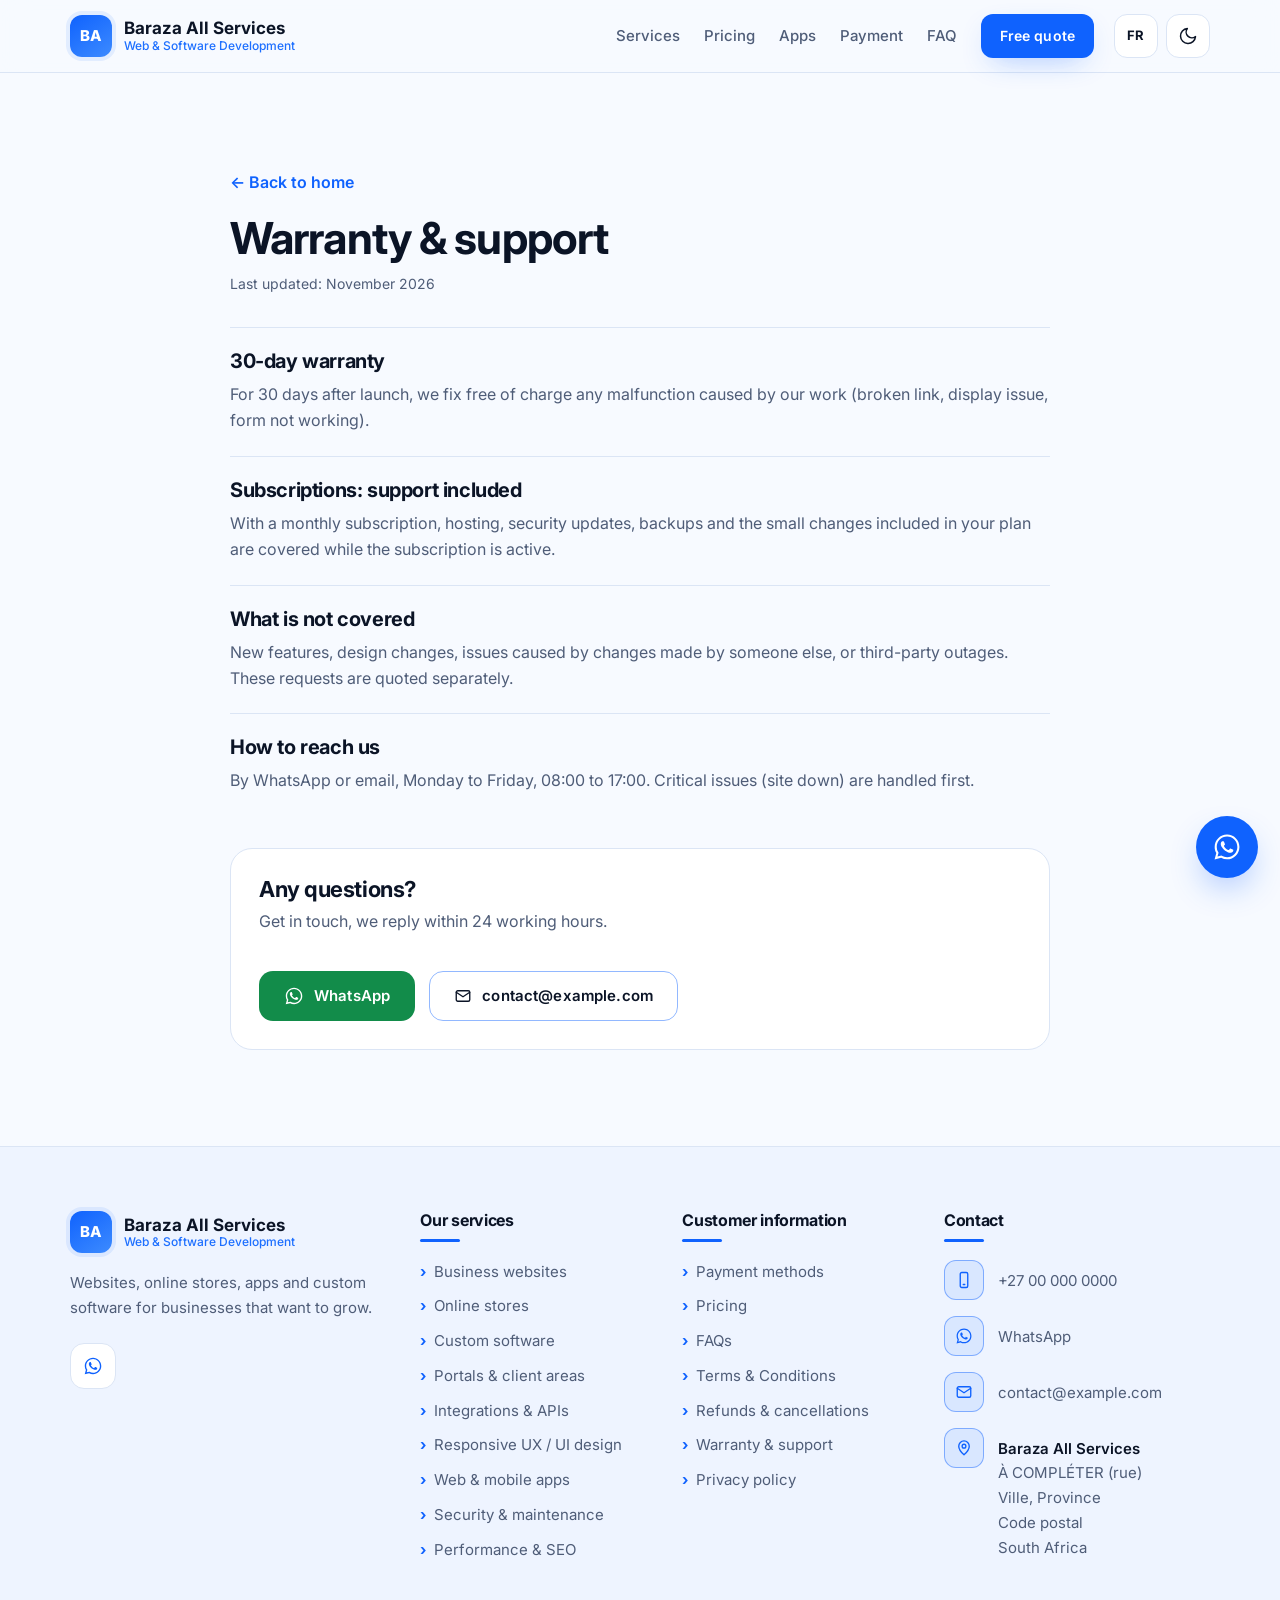
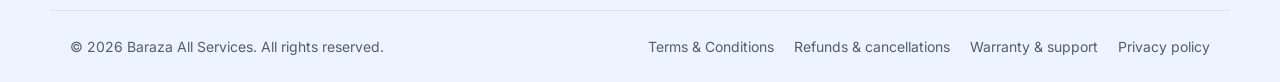
<file: Mon Entreprise/site/garantie.html>
<!DOCTYPE html>
<html lang="fr" data-theme="dark">
<head>
    <meta charset="UTF-8">
    <meta name="viewport" content="width=device-width, initial-scale=1">
    <script>
        (function () {
            var d = document.documentElement, theme, lang;
            try { theme = localStorage.getItem('theme'); lang = localStorage.getItem('lang'); } catch (e) {}
            if (!theme) theme = window.matchMedia && window.matchMedia('(prefers-color-scheme: light)').matches ? 'light' : 'dark';
            d.setAttribute('data-theme', theme);
            if (!lang) lang = (navigator.language || 'fr').slice(0, 2) === 'fr' ? 'fr' : 'en';
            d.setAttribute('lang', lang);
            d.classList.add('js');
        })();
    </script>
    <meta name="theme-color" content="#070d1a">
    <title data-i18n="legal.warranty.title">Garantie &amp; support</title>
    <link rel="canonical" href="https://baraza-all-services.netlify.app/garantie.html">
    <link rel="icon" type="image/svg+xml" href="images/favicon.svg">
    <link rel="preconnect" href="https://fonts.googleapis.com">
    <link rel="preconnect" href="https://fonts.gstatic.com" crossorigin>
    <link href="https://fonts.googleapis.com/css2?family=Inter:wght@400;500;600;700;800&display=swap" rel="stylesheet">
    <link rel="stylesheet" href="css/style.css">
</head>
<body data-whatsapp="27000000000">
<a class="skip-link" href="#contenu" data-i18n="ui.skip">Aller au contenu</a>

<header class="site-header">
    <div class="container site-header__inner">
        <a class="logo" href="index.html" aria-label="Baraza All Services">
            <span class="logo__mark">BA</span>
                <span class="logo__text"><strong>Baraza All Services</strong><small data-i18n="brand.tagline">Développement Web &amp; Logiciel</small></span>
        </a>
        <nav class="main-nav" id="main-nav">
            <a href="index.html#services"><span data-i18n="nav.services">Services</span></a>
            <a href="index.html#tarifs"><span data-i18n="nav.pricing">Tarifs</span></a>
            <a href="index.html#applications"><span data-i18n="nav.apps">Applications</span></a>
            <a href="index.html#paiement"><span data-i18n="nav.payment">Paiement</span></a>
            <a href="index.html#faq"><span data-i18n="nav.faq">FAQ</span></a>
            <a class="btn btn--primary btn--sm" href="index.html#devis"><span data-i18n="nav.cta">Devis gratuit</span></a>
        </nav>
        <div class="header-tools">
            <button class="icon-btn lang-btn" type="button" id="lang-toggle" data-i18n-attr="aria-label:ui.lang_switch;title:ui.lang_switch" aria-label="Switch to English" title="Switch to English"><span data-i18n="ui.lang_label">EN</span></button>
            <button class="icon-btn theme-btn" type="button" id="theme-toggle" aria-label="Passer en mode clair">
                <span class="theme-btn__sun"><svg class="icon" width="20" height="20" viewBox="0 0 24 24" fill="none" stroke="currentColor" stroke-width="1.8" stroke-linecap="round" stroke-linejoin="round" aria-hidden="true" focusable="false"><circle cx="12" cy="12" r="4"/><path d="M12 2v2M12 20v2M4.9 4.9l1.4 1.4M17.7 17.7l1.4 1.4M2 12h2M20 12h2M4.9 19.1l1.4-1.4M17.7 6.3l1.4-1.4"/></svg></span><span class="theme-btn__moon"><svg class="icon" width="20" height="20" viewBox="0 0 24 24" fill="none" stroke="currentColor" stroke-width="1.8" stroke-linecap="round" stroke-linejoin="round" aria-hidden="true" focusable="false"><path d="M21 12.8A9 9 0 1111.2 3a7 7 0 009.8 9.8z"/></svg></span>
            </button>
            <button class="icon-btn nav-toggle" type="button" aria-controls="main-nav" aria-expanded="false" data-i18n-attr="aria-label:ui.menu_open" aria-label="Ouvrir le menu">
                <span class="nav-toggle__open"><svg class="icon" width="24" height="24" viewBox="0 0 24 24" fill="none" stroke="currentColor" stroke-width="1.8" stroke-linecap="round" stroke-linejoin="round" aria-hidden="true" focusable="false"><path d="M4 7h16M4 12h16M4 17h16"/></svg></span>
                <span class="nav-toggle__close"><svg class="icon" width="24" height="24" viewBox="0 0 24 24" fill="none" stroke="currentColor" stroke-width="1.8" stroke-linecap="round" stroke-linejoin="round" aria-hidden="true" focusable="false"><path d="M6 6l12 12M18 6L6 18"/></svg></span>
            </button>
        </div>
    </div>
</header>

<main id="contenu">
    <section class="section legal">
        <div class="container container--narrow">
            <a class="legal__back" href="index.html"><span data-i18n="legal.back">← Retour à l&#x27;accueil</span></a>
            <h1 data-i18n="legal.warranty.title">Garantie &amp; support</h1>
            <p class="legal__updated" data-i18n="legal.updated">Dernière mise à jour : novembre 2026</p>
            
            <section class="legal__section">
                <h2 data-i18n="legal.warranty.sections.0.h">Garantie de 30 jours</h2>
                <p data-i18n="legal.warranty.sections.0.p">Après la mise en ligne, nous corrigeons gratuitement pendant 30 jours tout défaut de fonctionnement lié à notre travail (lien cassé, affichage incorrect, formulaire qui ne marche pas).</p>
            </section>
            <section class="legal__section">
                <h2 data-i18n="legal.warranty.sections.1.h">Abonnements : support inclus</h2>
                <p data-i18n="legal.warranty.sections.1.p">Avec un abonnement mensuel, l&#x27;hébergement, les mises à jour de sécurité, les sauvegardes et les petites modifications prévues dans votre formule sont inclus tant que l&#x27;abonnement est actif.</p>
            </section>
            <section class="legal__section">
                <h2 data-i18n="legal.warranty.sections.2.h">Ce qui n&#x27;est pas couvert</h2>
                <p data-i18n="legal.warranty.sections.2.p">Les nouvelles fonctionnalités, les changements de design, les problèmes causés par une modification faite par une autre personne, ou les pannes de services tiers. Ces demandes font l&#x27;objet d&#x27;un devis.</p>
            </section>
            <section class="legal__section">
                <h2 data-i18n="legal.warranty.sections.3.h">Comment nous contacter</h2>
                <p data-i18n="legal.warranty.sections.3.p">Par WhatsApp ou par email, du lundi au vendredi de 08:00 à 17:00. Les problèmes bloquants (site inaccessible) sont traités en priorité.</p>
            </section>
            <div class="legal__contact">
                <h2 data-i18n="legal.contact_title">Une question ?</h2>
                <p data-i18n="legal.contact_text">Contactez-nous, nous répondons sous 24 h ouvrées.</p>
                <div class="hero__actions">
                    <a class="btn btn--whatsapp" href="https://wa.me/27000000000" target="_blank" rel="noopener" data-wa><svg class="icon" width="20" height="20" viewBox="0 0 24 24" fill="currentColor" aria-hidden="true" focusable="false"><path d="M12.04 2C6.58 2 2.13 6.45 2.13 11.91c0 1.75.46 3.45 1.32 4.95L2.05 22l5.25-1.38a9.9 9.9 0 004.74 1.21c5.46 0 9.91-4.45 9.91-9.91C21.95 6.45 17.5 2 12.04 2zm0 18.15c-1.48 0-2.93-.4-4.2-1.15l-.3-.18-3.12.82.83-3.04-.2-.31a8.2 8.2 0 01-1.26-4.38c0-4.54 3.7-8.24 8.25-8.24 4.54 0 8.24 3.7 8.24 8.24 0 4.55-3.7 8.24-8.24 8.24zm4.52-6.17c-.25-.12-1.47-.72-1.69-.81-.23-.08-.39-.12-.56.13-.16.24-.64.8-.78.97-.14.16-.29.18-.54.06-.25-.12-1.05-.39-1.99-1.23-.74-.66-1.23-1.47-1.38-1.72-.14-.25-.02-.38.11-.5.11-.11.25-.29.37-.43.13-.15.17-.25.25-.42.08-.16.04-.31-.02-.43-.06-.12-.56-1.34-.76-1.84-.2-.48-.41-.42-.56-.43h-.48c-.17 0-.43.06-.66.31-.22.25-.86.85-.86 2.07 0 1.22.89 2.4 1.01 2.56.12.17 1.75 2.67 4.23 3.74.59.26 1.05.41 1.41.52.59.19 1.13.16 1.56.1.48-.07 1.47-.6 1.67-1.18.21-.58.21-1.07.15-1.18-.06-.1-.23-.16-.48-.28z"/></svg> WhatsApp</a>
                    <a class="btn btn--ghost" href="mailto:contact@example.com"><svg class="icon" width="18" height="18" viewBox="0 0 24 24" fill="none" stroke="currentColor" stroke-width="1.8" stroke-linecap="round" stroke-linejoin="round" aria-hidden="true" focusable="false"><rect x="3" y="5" width="18" height="14" rx="2"/><path d="M3 7l9 6 9-6"/></svg> contact@example.com</a>
                </div>
            </div>
        </div>
    </section>
</main>

<footer class="site-footer">
    <div class="container site-footer__grid">
        <div>
            <a class="logo" href="index.html">
                <span class="logo__mark">BA</span>
                <span class="logo__text"><strong>Baraza All Services</strong><small data-i18n="brand.tagline">Développement Web &amp; Logiciel</small></span>
            </a>
            <p class="site-footer__about" data-i18n="footer.about">Sites web, boutiques en ligne, applications et logiciels sur mesure pour les entreprises qui veulent grandir.</p>
            <div class="socials"><a href="https://wa.me/27000000000" target="_blank" rel="noopener" aria-label="WhatsApp" data-wa><svg class="icon" width="20" height="20" viewBox="0 0 24 24" fill="currentColor" aria-hidden="true" focusable="false"><path d="M12.04 2C6.58 2 2.13 6.45 2.13 11.91c0 1.75.46 3.45 1.32 4.95L2.05 22l5.25-1.38a9.9 9.9 0 004.74 1.21c5.46 0 9.91-4.45 9.91-9.91C21.95 6.45 17.5 2 12.04 2zm0 18.15c-1.48 0-2.93-.4-4.2-1.15l-.3-.18-3.12.82.83-3.04-.2-.31a8.2 8.2 0 01-1.26-4.38c0-4.54 3.7-8.24 8.25-8.24 4.54 0 8.24 3.7 8.24 8.24 0 4.55-3.7 8.24-8.24 8.24zm4.52-6.17c-.25-.12-1.47-.72-1.69-.81-.23-.08-.39-.12-.56.13-.16.24-.64.8-.78.97-.14.16-.29.18-.54.06-.25-.12-1.05-.39-1.99-1.23-.74-.66-1.23-1.47-1.38-1.72-.14-.25-.02-.38.11-.5.11-.11.25-.29.37-.43.13-.15.17-.25.25-.42.08-.16.04-.31-.02-.43-.06-.12-.56-1.34-.76-1.84-.2-.48-.41-.42-.56-.43h-.48c-.17 0-.43.06-.66.31-.22.25-.86.85-.86 2.07 0 1.22.89 2.4 1.01 2.56.12.17 1.75 2.67 4.23 3.74.59.26 1.05.41 1.41.52.59.19 1.13.16 1.56.1.48-.07 1.47-.6 1.67-1.18.21-.58.21-1.07.15-1.18-.06-.1-.23-.16-.48-.28z"/></svg></a></div>
        </div>
        <div>
            <h3 data-i18n="footer.services">Nos services</h3>
            <ul class="site-footer__links"><li><a href="index.html#services"><span data-i18n="services.items.0.title">Sites vitrines professionnels</span></a></li><li><a href="index.html#services"><span data-i18n="services.items.1.title">Boutiques en ligne</span></a></li><li><a href="index.html#services"><span data-i18n="services.items.2.title">Logiciels sur mesure</span></a></li><li><a href="index.html#services"><span data-i18n="services.items.3.title">Portails &amp; espaces clients</span></a></li><li><a href="index.html#services"><span data-i18n="services.items.4.title">Intégrations &amp; API</span></a></li><li><a href="index.html#services"><span data-i18n="services.items.5.title">Design UX / UI responsive</span></a></li><li><a href="index.html#services"><span data-i18n="services.items.6.title">Applications web &amp; mobiles</span></a></li><li><a href="index.html#services"><span data-i18n="services.items.7.title">Sécurité &amp; maintenance</span></a></li><li><a href="index.html#services"><span data-i18n="services.items.8.title">Performance &amp; SEO</span></a></li></ul>
        </div>
        <div>
            <h3 data-i18n="footer.info">Informations clients</h3>
            <ul class="site-footer__links"><li><a href="index.html#paiement"><span data-i18n="footer.info_links.0">Moyens de paiement</span></a></li><li><a href="index.html#tarifs"><span data-i18n="footer.info_links.1">Tarifs</span></a></li><li><a href="index.html#faq"><span data-i18n="footer.info_links.2">Questions fréquentes</span></a></li><li><a href="conditions.html"><span data-i18n="footer.info_links.3">Conditions générales</span></a></li><li><a href="remboursements.html"><span data-i18n="footer.info_links.4">Remboursements &amp; annulations</span></a></li><li><a href="garantie.html"><span data-i18n="footer.info_links.5">Garantie &amp; support</span></a></li><li><a href="confidentialite.html"><span data-i18n="footer.info_links.6">Confidentialité</span></a></li></ul>
        </div>
        <div>
            <h3 data-i18n="footer.contact">Contact</h3>
            <ul class="footer-contact">
                <li><span class="footer-contact__icon"><svg class="icon" width="18" height="18" viewBox="0 0 24 24" fill="none" stroke="currentColor" stroke-width="1.8" stroke-linecap="round" stroke-linejoin="round" aria-hidden="true" focusable="false"><rect x="7" y="2" width="10" height="20" rx="2"/><path d="M11 18h2"/></svg></span><a href="tel:+27000000000">+27 00 000 0000</a></li>
                <li><span class="footer-contact__icon"><svg class="icon" width="18" height="18" viewBox="0 0 24 24" fill="currentColor" aria-hidden="true" focusable="false"><path d="M12.04 2C6.58 2 2.13 6.45 2.13 11.91c0 1.75.46 3.45 1.32 4.95L2.05 22l5.25-1.38a9.9 9.9 0 004.74 1.21c5.46 0 9.91-4.45 9.91-9.91C21.95 6.45 17.5 2 12.04 2zm0 18.15c-1.48 0-2.93-.4-4.2-1.15l-.3-.18-3.12.82.83-3.04-.2-.31a8.2 8.2 0 01-1.26-4.38c0-4.54 3.7-8.24 8.25-8.24 4.54 0 8.24 3.7 8.24 8.24 0 4.55-3.7 8.24-8.24 8.24zm4.52-6.17c-.25-.12-1.47-.72-1.69-.81-.23-.08-.39-.12-.56.13-.16.24-.64.8-.78.97-.14.16-.29.18-.54.06-.25-.12-1.05-.39-1.99-1.23-.74-.66-1.23-1.47-1.38-1.72-.14-.25-.02-.38.11-.5.11-.11.25-.29.37-.43.13-.15.17-.25.25-.42.08-.16.04-.31-.02-.43-.06-.12-.56-1.34-.76-1.84-.2-.48-.41-.42-.56-.43h-.48c-.17 0-.43.06-.66.31-.22.25-.86.85-.86 2.07 0 1.22.89 2.4 1.01 2.56.12.17 1.75 2.67 4.23 3.74.59.26 1.05.41 1.41.52.59.19 1.13.16 1.56.1.48-.07 1.47-.6 1.67-1.18.21-.58.21-1.07.15-1.18-.06-.1-.23-.16-.48-.28z"/></svg></span><a href="https://wa.me/27000000000" target="_blank" rel="noopener" data-wa>WhatsApp</a></li>
                <li><span class="footer-contact__icon"><svg class="icon" width="18" height="18" viewBox="0 0 24 24" fill="none" stroke="currentColor" stroke-width="1.8" stroke-linecap="round" stroke-linejoin="round" aria-hidden="true" focusable="false"><rect x="3" y="5" width="18" height="14" rx="2"/><path d="M3 7l9 6 9-6"/></svg></span><a href="mailto:contact@example.com">contact@example.com</a></li>
                <li><span class="footer-contact__icon"><svg class="icon" width="18" height="18" viewBox="0 0 24 24" fill="none" stroke="currentColor" stroke-width="1.8" stroke-linecap="round" stroke-linejoin="round" aria-hidden="true" focusable="false"><path d="M12 21s-7-6.2-7-11.5a7 7 0 0114 0C19 14.8 12 21 12 21z"/><circle cx="12" cy="9.5" r="2.5"/></svg></span><span><strong>Baraza All Services</strong><br>À COMPLÉTER (rue)<br>Ville, Province<br>Code postal<br>South Africa</span></li>
            </ul>
        </div>
    </div>
    <div class="container site-footer__bottom">
        <p>© <span id="year">2026</span> Baraza All Services. <span data-i18n="ui.rights">Tous droits réservés.</span></p>
        <nav class="site-footer__legal"><a href="conditions.html"><span data-i18n="legal.terms.title">Conditions générales</span></a><a href="remboursements.html"><span data-i18n="legal.refunds.title">Remboursements &amp; annulations</span></a><a href="garantie.html"><span data-i18n="legal.warranty.title">Garantie &amp; support</span></a><a href="confidentialite.html"><span data-i18n="legal.privacy.title">Politique de confidentialité</span></a></nav>
    </div>
</footer>

<a class="wa-float" href="https://wa.me/27000000000" target="_blank" rel="noopener" data-wa data-i18n-attr="aria-label:ui.whatsapp" aria-label="Me contacter sur WhatsApp"><svg class="icon" width="30" height="30" viewBox="0 0 24 24" fill="currentColor" aria-hidden="true" focusable="false"><path d="M12.04 2C6.58 2 2.13 6.45 2.13 11.91c0 1.75.46 3.45 1.32 4.95L2.05 22l5.25-1.38a9.9 9.9 0 004.74 1.21c5.46 0 9.91-4.45 9.91-9.91C21.95 6.45 17.5 2 12.04 2zm0 18.15c-1.48 0-2.93-.4-4.2-1.15l-.3-.18-3.12.82.83-3.04-.2-.31a8.2 8.2 0 01-1.26-4.38c0-4.54 3.7-8.24 8.25-8.24 4.54 0 8.24 3.7 8.24 8.24 0 4.55-3.7 8.24-8.24 8.24zm4.52-6.17c-.25-.12-1.47-.72-1.69-.81-.23-.08-.39-.12-.56.13-.16.24-.64.8-.78.97-.14.16-.29.18-.54.06-.25-.12-1.05-.39-1.99-1.23-.74-.66-1.23-1.47-1.38-1.72-.14-.25-.02-.38.11-.5.11-.11.25-.29.37-.43.13-.15.17-.25.25-.42.08-.16.04-.31-.02-.43-.06-.12-.56-1.34-.76-1.84-.2-.48-.41-.42-.56-.43h-.48c-.17 0-.43.06-.66.31-.22.25-.86.85-.86 2.07 0 1.22.89 2.4 1.01 2.56.12.17 1.75 2.67 4.23 3.74.59.26 1.05.41 1.41.52.59.19 1.13.16 1.56.1.48-.07 1.47-.6 1.67-1.18.21-.58.21-1.07.15-1.18-.06-.1-.23-.16-.48-.28z"/></svg></a>

<div class="mobile-bar">
    <a class="mobile-bar__brand" href="tel:+27000000000" data-i18n-attr="aria-label:footer.call" aria-label="Appeler">
        <span class="logo__mark">BA</span>
        <span class="mobile-bar__text"><strong>Baraza All Services</strong><small>+27 00 000 0000</small></span>
    </a>
    <a class="btn btn--whatsapp mobile-bar__wa" href="https://wa.me/27000000000" target="_blank" rel="noopener" data-wa><svg class="icon" width="20" height="20" viewBox="0 0 24 24" fill="currentColor" aria-hidden="true" focusable="false"><path d="M12.04 2C6.58 2 2.13 6.45 2.13 11.91c0 1.75.46 3.45 1.32 4.95L2.05 22l5.25-1.38a9.9 9.9 0 004.74 1.21c5.46 0 9.91-4.45 9.91-9.91C21.95 6.45 17.5 2 12.04 2zm0 18.15c-1.48 0-2.93-.4-4.2-1.15l-.3-.18-3.12.82.83-3.04-.2-.31a8.2 8.2 0 01-1.26-4.38c0-4.54 3.7-8.24 8.25-8.24 4.54 0 8.24 3.7 8.24 8.24 0 4.55-3.7 8.24-8.24 8.24zm4.52-6.17c-.25-.12-1.47-.72-1.69-.81-.23-.08-.39-.12-.56.13-.16.24-.64.8-.78.97-.14.16-.29.18-.54.06-.25-.12-1.05-.39-1.99-1.23-.74-.66-1.23-1.47-1.38-1.72-.14-.25-.02-.38.11-.5.11-.11.25-.29.37-.43.13-.15.17-.25.25-.42.08-.16.04-.31-.02-.43-.06-.12-.56-1.34-.76-1.84-.2-.48-.41-.42-.56-.43h-.48c-.17 0-.43.06-.66.31-.22.25-.86.85-.86 2.07 0 1.22.89 2.4 1.01 2.56.12.17 1.75 2.67 4.23 3.74.59.26 1.05.41 1.41.52.59.19 1.13.16 1.56.1.48-.07 1.47-.6 1.67-1.18.21-.58.21-1.07.15-1.18-.06-.1-.23-.16-.48-.28z"/></svg> WhatsApp</a>
</div>

<script src="js/config.js"></script>
<script src="js/i18n.js"></script>
<script src="js/main.js"></script>
</body>
</html>
</file>
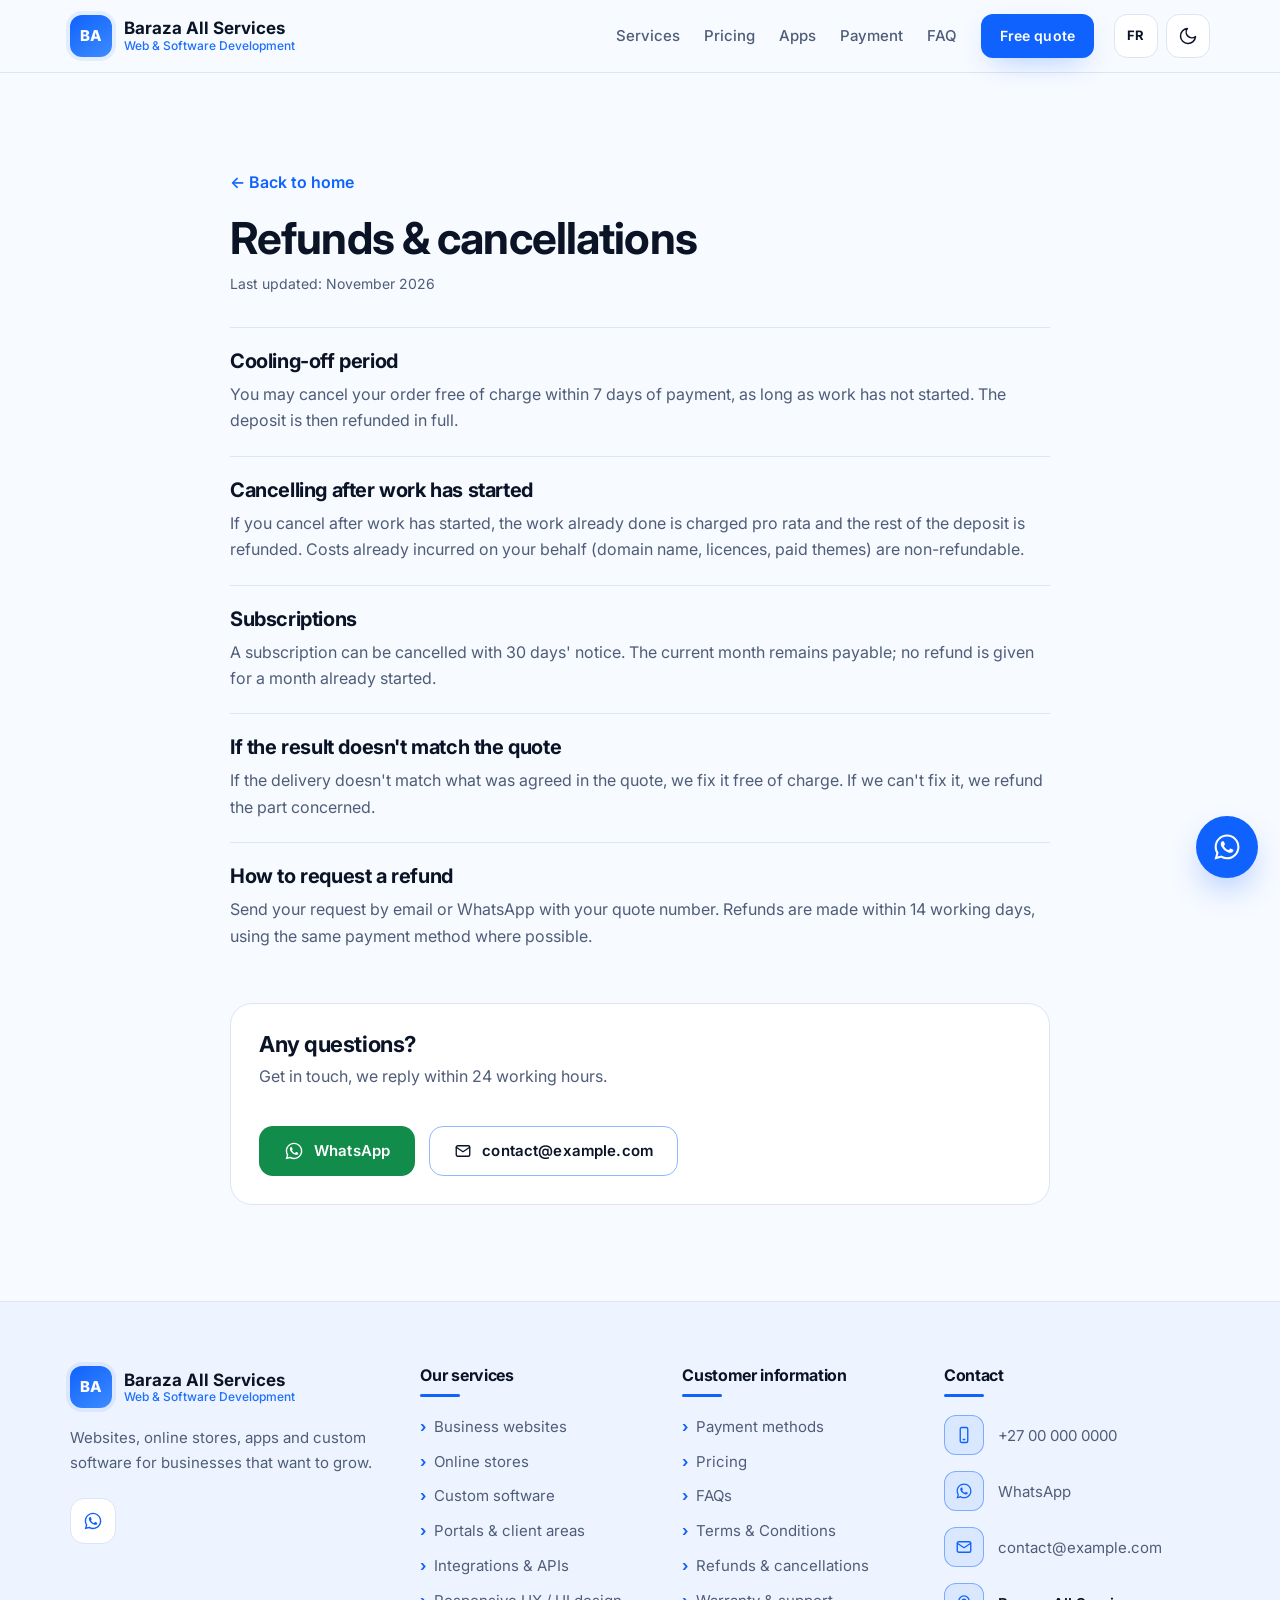
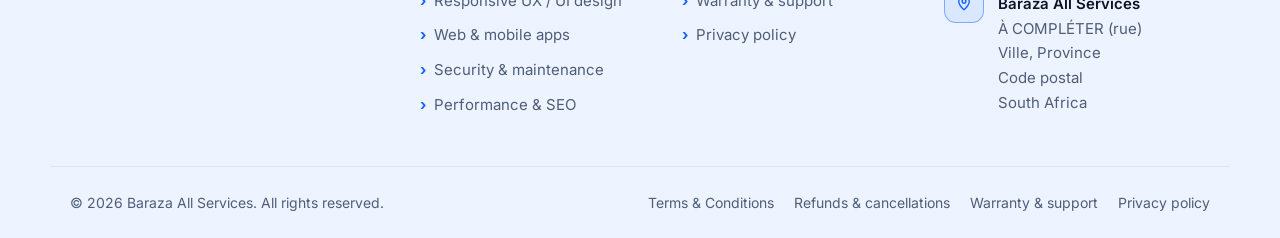
<file: Mon Entreprise/site/remboursements.html>
<!DOCTYPE html>
<html lang="fr" data-theme="dark">
<head>
    <meta charset="UTF-8">
    <meta name="viewport" content="width=device-width, initial-scale=1">
    <script>
        (function () {
            var d = document.documentElement, theme, lang;
            try { theme = localStorage.getItem('theme'); lang = localStorage.getItem('lang'); } catch (e) {}
            if (!theme) theme = window.matchMedia && window.matchMedia('(prefers-color-scheme: light)').matches ? 'light' : 'dark';
            d.setAttribute('data-theme', theme);
            if (!lang) lang = (navigator.language || 'fr').slice(0, 2) === 'fr' ? 'fr' : 'en';
            d.setAttribute('lang', lang);
            d.classList.add('js');
        })();
    </script>
    <meta name="theme-color" content="#070d1a">
    <title data-i18n="legal.refunds.title">Remboursements &amp; annulations</title>
    <link rel="canonical" href="https://baraza-all-services.netlify.app/remboursements.html">
    <link rel="icon" type="image/svg+xml" href="images/favicon.svg">
    <link rel="preconnect" href="https://fonts.googleapis.com">
    <link rel="preconnect" href="https://fonts.gstatic.com" crossorigin>
    <link href="https://fonts.googleapis.com/css2?family=Inter:wght@400;500;600;700;800&display=swap" rel="stylesheet">
    <link rel="stylesheet" href="css/style.css">
</head>
<body data-whatsapp="27000000000">
<a class="skip-link" href="#contenu" data-i18n="ui.skip">Aller au contenu</a>

<header class="site-header">
    <div class="container site-header__inner">
        <a class="logo" href="index.html" aria-label="Baraza All Services">
            <span class="logo__mark">BA</span>
                <span class="logo__text"><strong>Baraza All Services</strong><small data-i18n="brand.tagline">Développement Web &amp; Logiciel</small></span>
        </a>
        <nav class="main-nav" id="main-nav">
            <a href="index.html#services"><span data-i18n="nav.services">Services</span></a>
            <a href="index.html#tarifs"><span data-i18n="nav.pricing">Tarifs</span></a>
            <a href="index.html#applications"><span data-i18n="nav.apps">Applications</span></a>
            <a href="index.html#paiement"><span data-i18n="nav.payment">Paiement</span></a>
            <a href="index.html#faq"><span data-i18n="nav.faq">FAQ</span></a>
            <a class="btn btn--primary btn--sm" href="index.html#devis"><span data-i18n="nav.cta">Devis gratuit</span></a>
        </nav>
        <div class="header-tools">
            <button class="icon-btn lang-btn" type="button" id="lang-toggle" data-i18n-attr="aria-label:ui.lang_switch;title:ui.lang_switch" aria-label="Switch to English" title="Switch to English"><span data-i18n="ui.lang_label">EN</span></button>
            <button class="icon-btn theme-btn" type="button" id="theme-toggle" aria-label="Passer en mode clair">
                <span class="theme-btn__sun"><svg class="icon" width="20" height="20" viewBox="0 0 24 24" fill="none" stroke="currentColor" stroke-width="1.8" stroke-linecap="round" stroke-linejoin="round" aria-hidden="true" focusable="false"><circle cx="12" cy="12" r="4"/><path d="M12 2v2M12 20v2M4.9 4.9l1.4 1.4M17.7 17.7l1.4 1.4M2 12h2M20 12h2M4.9 19.1l1.4-1.4M17.7 6.3l1.4-1.4"/></svg></span><span class="theme-btn__moon"><svg class="icon" width="20" height="20" viewBox="0 0 24 24" fill="none" stroke="currentColor" stroke-width="1.8" stroke-linecap="round" stroke-linejoin="round" aria-hidden="true" focusable="false"><path d="M21 12.8A9 9 0 1111.2 3a7 7 0 009.8 9.8z"/></svg></span>
            </button>
            <button class="icon-btn nav-toggle" type="button" aria-controls="main-nav" aria-expanded="false" data-i18n-attr="aria-label:ui.menu_open" aria-label="Ouvrir le menu">
                <span class="nav-toggle__open"><svg class="icon" width="24" height="24" viewBox="0 0 24 24" fill="none" stroke="currentColor" stroke-width="1.8" stroke-linecap="round" stroke-linejoin="round" aria-hidden="true" focusable="false"><path d="M4 7h16M4 12h16M4 17h16"/></svg></span>
                <span class="nav-toggle__close"><svg class="icon" width="24" height="24" viewBox="0 0 24 24" fill="none" stroke="currentColor" stroke-width="1.8" stroke-linecap="round" stroke-linejoin="round" aria-hidden="true" focusable="false"><path d="M6 6l12 12M18 6L6 18"/></svg></span>
            </button>
        </div>
    </div>
</header>

<main id="contenu">
    <section class="section legal">
        <div class="container container--narrow">
            <a class="legal__back" href="index.html"><span data-i18n="legal.back">← Retour à l&#x27;accueil</span></a>
            <h1 data-i18n="legal.refunds.title">Remboursements &amp; annulations</h1>
            <p class="legal__updated" data-i18n="legal.updated">Dernière mise à jour : novembre 2026</p>
            
            <section class="legal__section">
                <h2 data-i18n="legal.refunds.sections.0.h">Délai de réflexion</h2>
                <p data-i18n="legal.refunds.sections.0.p">Vous pouvez annuler votre commande sans frais dans les 7 jours suivant le paiement, tant que le travail n&#x27;a pas commencé. L&#x27;acompte est alors remboursé intégralement.</p>
            </section>
            <section class="legal__section">
                <h2 data-i18n="legal.refunds.sections.1.h">Annulation après le début des travaux</h2>
                <p data-i18n="legal.refunds.sections.1.p">Si vous annulez après le début des travaux, le travail déjà réalisé est facturé au prorata et le reste de l&#x27;acompte est remboursé. Les frais déjà engagés pour vous (nom de domaine, licences, thèmes payants) ne sont pas remboursables.</p>
            </section>
            <section class="legal__section">
                <h2 data-i18n="legal.refunds.sections.2.h">Abonnements</h2>
                <p data-i18n="legal.refunds.sections.2.p">Un abonnement peut être résilié avec un préavis de 30 jours. Le mois en cours reste dû ; aucun remboursement n&#x27;est fait pour un mois déjà commencé.</p>
            </section>
            <section class="legal__section">
                <h2 data-i18n="legal.refunds.sections.3.h">Si le résultat ne correspond pas au devis</h2>
                <p data-i18n="legal.refunds.sections.3.p">Si la livraison ne correspond pas à ce qui était prévu dans le devis, nous corrigeons gratuitement. Si nous ne pouvons pas corriger, nous remboursons la partie concernée.</p>
            </section>
            <section class="legal__section">
                <h2 data-i18n="legal.refunds.sections.4.h">Comment demander un remboursement</h2>
                <p data-i18n="legal.refunds.sections.4.p">Envoyez votre demande par email ou WhatsApp avec votre numéro de devis. Le remboursement est fait sous 14 jours ouvrés, par le même moyen de paiement lorsque c&#x27;est possible.</p>
            </section>
            <div class="legal__contact">
                <h2 data-i18n="legal.contact_title">Une question ?</h2>
                <p data-i18n="legal.contact_text">Contactez-nous, nous répondons sous 24 h ouvrées.</p>
                <div class="hero__actions">
                    <a class="btn btn--whatsapp" href="https://wa.me/27000000000" target="_blank" rel="noopener" data-wa><svg class="icon" width="20" height="20" viewBox="0 0 24 24" fill="currentColor" aria-hidden="true" focusable="false"><path d="M12.04 2C6.58 2 2.13 6.45 2.13 11.91c0 1.75.46 3.45 1.32 4.95L2.05 22l5.25-1.38a9.9 9.9 0 004.74 1.21c5.46 0 9.91-4.45 9.91-9.91C21.95 6.45 17.5 2 12.04 2zm0 18.15c-1.48 0-2.93-.4-4.2-1.15l-.3-.18-3.12.82.83-3.04-.2-.31a8.2 8.2 0 01-1.26-4.38c0-4.54 3.7-8.24 8.25-8.24 4.54 0 8.24 3.7 8.24 8.24 0 4.55-3.7 8.24-8.24 8.24zm4.52-6.17c-.25-.12-1.47-.72-1.69-.81-.23-.08-.39-.12-.56.13-.16.24-.64.8-.78.97-.14.16-.29.18-.54.06-.25-.12-1.05-.39-1.99-1.23-.74-.66-1.23-1.47-1.38-1.72-.14-.25-.02-.38.11-.5.11-.11.25-.29.37-.43.13-.15.17-.25.25-.42.08-.16.04-.31-.02-.43-.06-.12-.56-1.34-.76-1.84-.2-.48-.41-.42-.56-.43h-.48c-.17 0-.43.06-.66.31-.22.25-.86.85-.86 2.07 0 1.22.89 2.4 1.01 2.56.12.17 1.75 2.67 4.23 3.74.59.26 1.05.41 1.41.52.59.19 1.13.16 1.56.1.48-.07 1.47-.6 1.67-1.18.21-.58.21-1.07.15-1.18-.06-.1-.23-.16-.48-.28z"/></svg> WhatsApp</a>
                    <a class="btn btn--ghost" href="mailto:contact@example.com"><svg class="icon" width="18" height="18" viewBox="0 0 24 24" fill="none" stroke="currentColor" stroke-width="1.8" stroke-linecap="round" stroke-linejoin="round" aria-hidden="true" focusable="false"><rect x="3" y="5" width="18" height="14" rx="2"/><path d="M3 7l9 6 9-6"/></svg> contact@example.com</a>
                </div>
            </div>
        </div>
    </section>
</main>

<footer class="site-footer">
    <div class="container site-footer__grid">
        <div>
            <a class="logo" href="index.html">
                <span class="logo__mark">BA</span>
                <span class="logo__text"><strong>Baraza All Services</strong><small data-i18n="brand.tagline">Développement Web &amp; Logiciel</small></span>
            </a>
            <p class="site-footer__about" data-i18n="footer.about">Sites web, boutiques en ligne, applications et logiciels sur mesure pour les entreprises qui veulent grandir.</p>
            <div class="socials"><a href="https://wa.me/27000000000" target="_blank" rel="noopener" aria-label="WhatsApp" data-wa><svg class="icon" width="20" height="20" viewBox="0 0 24 24" fill="currentColor" aria-hidden="true" focusable="false"><path d="M12.04 2C6.58 2 2.13 6.45 2.13 11.91c0 1.75.46 3.45 1.32 4.95L2.05 22l5.25-1.38a9.9 9.9 0 004.74 1.21c5.46 0 9.91-4.45 9.91-9.91C21.95 6.45 17.5 2 12.04 2zm0 18.15c-1.48 0-2.93-.4-4.2-1.15l-.3-.18-3.12.82.83-3.04-.2-.31a8.2 8.2 0 01-1.26-4.38c0-4.54 3.7-8.24 8.25-8.24 4.54 0 8.24 3.7 8.24 8.24 0 4.55-3.7 8.24-8.24 8.24zm4.52-6.17c-.25-.12-1.47-.72-1.69-.81-.23-.08-.39-.12-.56.13-.16.24-.64.8-.78.97-.14.16-.29.18-.54.06-.25-.12-1.05-.39-1.99-1.23-.74-.66-1.23-1.47-1.38-1.72-.14-.25-.02-.38.11-.5.11-.11.25-.29.37-.43.13-.15.17-.25.25-.42.08-.16.04-.31-.02-.43-.06-.12-.56-1.34-.76-1.84-.2-.48-.41-.42-.56-.43h-.48c-.17 0-.43.06-.66.31-.22.25-.86.85-.86 2.07 0 1.22.89 2.4 1.01 2.56.12.17 1.75 2.67 4.23 3.74.59.26 1.05.41 1.41.52.59.19 1.13.16 1.56.1.48-.07 1.47-.6 1.67-1.18.21-.58.21-1.07.15-1.18-.06-.1-.23-.16-.48-.28z"/></svg></a></div>
        </div>
        <div>
            <h3 data-i18n="footer.services">Nos services</h3>
            <ul class="site-footer__links"><li><a href="index.html#services"><span data-i18n="services.items.0.title">Sites vitrines professionnels</span></a></li><li><a href="index.html#services"><span data-i18n="services.items.1.title">Boutiques en ligne</span></a></li><li><a href="index.html#services"><span data-i18n="services.items.2.title">Logiciels sur mesure</span></a></li><li><a href="index.html#services"><span data-i18n="services.items.3.title">Portails &amp; espaces clients</span></a></li><li><a href="index.html#services"><span data-i18n="services.items.4.title">Intégrations &amp; API</span></a></li><li><a href="index.html#services"><span data-i18n="services.items.5.title">Design UX / UI responsive</span></a></li><li><a href="index.html#services"><span data-i18n="services.items.6.title">Applications web &amp; mobiles</span></a></li><li><a href="index.html#services"><span data-i18n="services.items.7.title">Sécurité &amp; maintenance</span></a></li><li><a href="index.html#services"><span data-i18n="services.items.8.title">Performance &amp; SEO</span></a></li></ul>
        </div>
        <div>
            <h3 data-i18n="footer.info">Informations clients</h3>
            <ul class="site-footer__links"><li><a href="index.html#paiement"><span data-i18n="footer.info_links.0">Moyens de paiement</span></a></li><li><a href="index.html#tarifs"><span data-i18n="footer.info_links.1">Tarifs</span></a></li><li><a href="index.html#faq"><span data-i18n="footer.info_links.2">Questions fréquentes</span></a></li><li><a href="conditions.html"><span data-i18n="footer.info_links.3">Conditions générales</span></a></li><li><a href="remboursements.html"><span data-i18n="footer.info_links.4">Remboursements &amp; annulations</span></a></li><li><a href="garantie.html"><span data-i18n="footer.info_links.5">Garantie &amp; support</span></a></li><li><a href="confidentialite.html"><span data-i18n="footer.info_links.6">Confidentialité</span></a></li></ul>
        </div>
        <div>
            <h3 data-i18n="footer.contact">Contact</h3>
            <ul class="footer-contact">
                <li><span class="footer-contact__icon"><svg class="icon" width="18" height="18" viewBox="0 0 24 24" fill="none" stroke="currentColor" stroke-width="1.8" stroke-linecap="round" stroke-linejoin="round" aria-hidden="true" focusable="false"><rect x="7" y="2" width="10" height="20" rx="2"/><path d="M11 18h2"/></svg></span><a href="tel:+27000000000">+27 00 000 0000</a></li>
                <li><span class="footer-contact__icon"><svg class="icon" width="18" height="18" viewBox="0 0 24 24" fill="currentColor" aria-hidden="true" focusable="false"><path d="M12.04 2C6.58 2 2.13 6.45 2.13 11.91c0 1.75.46 3.45 1.32 4.95L2.05 22l5.25-1.38a9.9 9.9 0 004.74 1.21c5.46 0 9.91-4.45 9.91-9.91C21.95 6.45 17.5 2 12.04 2zm0 18.15c-1.48 0-2.93-.4-4.2-1.15l-.3-.18-3.12.82.83-3.04-.2-.31a8.2 8.2 0 01-1.26-4.38c0-4.54 3.7-8.24 8.25-8.24 4.54 0 8.24 3.7 8.24 8.24 0 4.55-3.7 8.24-8.24 8.24zm4.52-6.17c-.25-.12-1.47-.72-1.69-.81-.23-.08-.39-.12-.56.13-.16.24-.64.8-.78.97-.14.16-.29.18-.54.06-.25-.12-1.05-.39-1.99-1.23-.74-.66-1.23-1.47-1.38-1.72-.14-.25-.02-.38.11-.5.11-.11.25-.29.37-.43.13-.15.17-.25.25-.42.08-.16.04-.31-.02-.43-.06-.12-.56-1.34-.76-1.84-.2-.48-.41-.42-.56-.43h-.48c-.17 0-.43.06-.66.31-.22.25-.86.85-.86 2.07 0 1.22.89 2.4 1.01 2.56.12.17 1.75 2.67 4.23 3.74.59.26 1.05.41 1.41.52.59.19 1.13.16 1.56.1.48-.07 1.47-.6 1.67-1.18.21-.58.21-1.07.15-1.18-.06-.1-.23-.16-.48-.28z"/></svg></span><a href="https://wa.me/27000000000" target="_blank" rel="noopener" data-wa>WhatsApp</a></li>
                <li><span class="footer-contact__icon"><svg class="icon" width="18" height="18" viewBox="0 0 24 24" fill="none" stroke="currentColor" stroke-width="1.8" stroke-linecap="round" stroke-linejoin="round" aria-hidden="true" focusable="false"><rect x="3" y="5" width="18" height="14" rx="2"/><path d="M3 7l9 6 9-6"/></svg></span><a href="mailto:contact@example.com">contact@example.com</a></li>
                <li><span class="footer-contact__icon"><svg class="icon" width="18" height="18" viewBox="0 0 24 24" fill="none" stroke="currentColor" stroke-width="1.8" stroke-linecap="round" stroke-linejoin="round" aria-hidden="true" focusable="false"><path d="M12 21s-7-6.2-7-11.5a7 7 0 0114 0C19 14.8 12 21 12 21z"/><circle cx="12" cy="9.5" r="2.5"/></svg></span><span><strong>Baraza All Services</strong><br>À COMPLÉTER (rue)<br>Ville, Province<br>Code postal<br>South Africa</span></li>
            </ul>
        </div>
    </div>
    <div class="container site-footer__bottom">
        <p>© <span id="year">2026</span> Baraza All Services. <span data-i18n="ui.rights">Tous droits réservés.</span></p>
        <nav class="site-footer__legal"><a href="conditions.html"><span data-i18n="legal.terms.title">Conditions générales</span></a><a href="remboursements.html"><span data-i18n="legal.refunds.title">Remboursements &amp; annulations</span></a><a href="garantie.html"><span data-i18n="legal.warranty.title">Garantie &amp; support</span></a><a href="confidentialite.html"><span data-i18n="legal.privacy.title">Politique de confidentialité</span></a></nav>
    </div>
</footer>

<a class="wa-float" href="https://wa.me/27000000000" target="_blank" rel="noopener" data-wa data-i18n-attr="aria-label:ui.whatsapp" aria-label="Me contacter sur WhatsApp"><svg class="icon" width="30" height="30" viewBox="0 0 24 24" fill="currentColor" aria-hidden="true" focusable="false"><path d="M12.04 2C6.58 2 2.13 6.45 2.13 11.91c0 1.75.46 3.45 1.32 4.95L2.05 22l5.25-1.38a9.9 9.9 0 004.74 1.21c5.46 0 9.91-4.45 9.91-9.91C21.95 6.45 17.5 2 12.04 2zm0 18.15c-1.48 0-2.93-.4-4.2-1.15l-.3-.18-3.12.82.83-3.04-.2-.31a8.2 8.2 0 01-1.26-4.38c0-4.54 3.7-8.24 8.25-8.24 4.54 0 8.24 3.7 8.24 8.24 0 4.55-3.7 8.24-8.24 8.24zm4.52-6.17c-.25-.12-1.47-.72-1.69-.81-.23-.08-.39-.12-.56.13-.16.24-.64.8-.78.97-.14.16-.29.18-.54.06-.25-.12-1.05-.39-1.99-1.23-.74-.66-1.23-1.47-1.38-1.72-.14-.25-.02-.38.11-.5.11-.11.25-.29.37-.43.13-.15.17-.25.25-.42.08-.16.04-.31-.02-.43-.06-.12-.56-1.34-.76-1.84-.2-.48-.41-.42-.56-.43h-.48c-.17 0-.43.06-.66.31-.22.25-.86.85-.86 2.07 0 1.22.89 2.4 1.01 2.56.12.17 1.75 2.67 4.23 3.74.59.26 1.05.41 1.41.52.59.19 1.13.16 1.56.1.48-.07 1.47-.6 1.67-1.18.21-.58.21-1.07.15-1.18-.06-.1-.23-.16-.48-.28z"/></svg></a>

<div class="mobile-bar">
    <a class="mobile-bar__brand" href="tel:+27000000000" data-i18n-attr="aria-label:footer.call" aria-label="Appeler">
        <span class="logo__mark">BA</span>
        <span class="mobile-bar__text"><strong>Baraza All Services</strong><small>+27 00 000 0000</small></span>
    </a>
    <a class="btn btn--whatsapp mobile-bar__wa" href="https://wa.me/27000000000" target="_blank" rel="noopener" data-wa><svg class="icon" width="20" height="20" viewBox="0 0 24 24" fill="currentColor" aria-hidden="true" focusable="false"><path d="M12.04 2C6.58 2 2.13 6.45 2.13 11.91c0 1.75.46 3.45 1.32 4.95L2.05 22l5.25-1.38a9.9 9.9 0 004.74 1.21c5.46 0 9.91-4.45 9.91-9.91C21.95 6.45 17.5 2 12.04 2zm0 18.15c-1.48 0-2.93-.4-4.2-1.15l-.3-.18-3.12.82.83-3.04-.2-.31a8.2 8.2 0 01-1.26-4.38c0-4.54 3.7-8.24 8.25-8.24 4.54 0 8.24 3.7 8.24 8.24 0 4.55-3.7 8.24-8.24 8.24zm4.52-6.17c-.25-.12-1.47-.72-1.69-.81-.23-.08-.39-.12-.56.13-.16.24-.64.8-.78.97-.14.16-.29.18-.54.06-.25-.12-1.05-.39-1.99-1.23-.74-.66-1.23-1.47-1.38-1.72-.14-.25-.02-.38.11-.5.11-.11.25-.29.37-.43.13-.15.17-.25.25-.42.08-.16.04-.31-.02-.43-.06-.12-.56-1.34-.76-1.84-.2-.48-.41-.42-.56-.43h-.48c-.17 0-.43.06-.66.31-.22.25-.86.85-.86 2.07 0 1.22.89 2.4 1.01 2.56.12.17 1.75 2.67 4.23 3.74.59.26 1.05.41 1.41.52.59.19 1.13.16 1.56.1.48-.07 1.47-.6 1.67-1.18.21-.58.21-1.07.15-1.18-.06-.1-.23-.16-.48-.28z"/></svg> WhatsApp</a>
</div>

<script src="js/config.js"></script>
<script src="js/i18n.js"></script>
<script src="js/main.js"></script>
</body>
</html>
</file>
<file: Mon Entreprise/site/css/style.css>
/* ==========================================================================
   Baraza All Services — feuille de style principale
   Couleurs : modifiez les variables ci-dessous (mode sombre puis mode clair).
   ========================================================================== */

/* ---------- Mode sombre (par défaut) ---------- */
:root,
:root[data-theme="dark"] {
    color-scheme: dark;
    --bg: #070d1a;
    --bg-alt: #0b1426;
    --surface: #111c33;
    --surface-2: #16233f;
    --border: #22314f;
    --text: #f1f5fb;
    --muted: #93a3c0;
    --placeholder: #5d6c89;
    --primary: #1570ff;
    --primary-600: #0b5be0;
    --primary-text: #ffffff;
    --accent: #3d8bff;
    --grad-a: #1570ff;
    --grad-b: #4ea1ff;
    --primary-soft: rgba(21, 112, 255, .14);
    --primary-line: rgba(21, 112, 255, .55);
    --glow: rgba(21, 112, 255, .8);
    --header-bg: rgba(7, 13, 26, .86);
    --breadcrumb-bg: #0c1830;
    --card-a: #13213d;
    --card-b: #0f1a31;
    --popular-a: #13306a;
    --popular-b: #0f1d3a;
    --visual-a: #18243f;
    --visual-b: #0f1a30;
    --preview-a: #1a2b4d;
    --preview-b: #0d1830;
    --bar: #24365c;
    --dot: #2c3e63;
    --tag-text: #cfe0ff;
    --price-pill: #0a2c66;
    --price-pill-text: #ffffff;
    --field-bg: #0b1528;
    --footer-bg: #050a14;
    --final-b: #0a1d45;
    --hero-glow: rgba(21, 112, 255, .18);
    --ring: rgba(147, 163, 192, .35);
    --whatsapp: #128c4a;
    --success: #22c55e;
    --success-bg: rgba(34, 197, 94, .12);
    --success-text: #bbf7d0;
    --danger: #f87171;
    --shadow: 0 20px 50px -20px rgba(0, 0, 0, .6);
}

/* ---------- Mode clair ---------- */
:root[data-theme="light"] {
    color-scheme: light;
    --bg: #f7faff;
    --bg-alt: #eef4ff;
    --surface: #ffffff;
    --surface-2: #f3f7ff;
    --border: #dbe5f5;
    --text: #0b1426;
    --muted: #4f5d78;
    --placeholder: #98a4bb;
    --primary: #0f62fe;
    --primary-600: #0b4fd1;
    --primary-text: #ffffff;
    --accent: #1d6fff;
    --grad-a: #0f62fe;
    --grad-b: #3d8bff;
    --primary-soft: rgba(15, 98, 254, .09);
    --primary-line: rgba(15, 98, 254, .45);
    --glow: rgba(15, 98, 254, .45);
    --header-bg: rgba(247, 250, 255, .9);
    --breadcrumb-bg: #eef4ff;
    --card-a: #ffffff;
    --card-b: #f9fbff;
    --popular-a: #e8f0ff;
    --popular-b: #ffffff;
    --visual-a: #ffffff;
    --visual-b: #e9f1ff;
    --preview-a: #eef4ff;
    --preview-b: #e1ebff;
    --bar: #c9d9f7;
    --dot: #b8cbef;
    --tag-text: #0b4fd1;
    --price-pill: #e3edff;
    --price-pill-text: #0a3a99;
    --field-bg: #ffffff;
    --footer-bg: #eef4ff;
    --final-b: #e1ebff;
    --hero-glow: rgba(15, 98, 254, .1);
    --ring: rgba(79, 93, 120, .3);
    --success-bg: rgba(34, 197, 94, .1);
    --success-text: #166534;
    --danger: #dc2626;
    --shadow: 0 20px 45px -25px rgba(60, 30, 120, .35);
}

:root {
    --radius: 22px;
    --container: 1180px;
    --header-h: 72px;
}

/* ---------- Base ---------- */
*, *::before, *::after { box-sizing: border-box; }
html { scroll-behavior: smooth; scroll-padding-top: calc(var(--header-h) + 16px); -webkit-text-size-adjust: 100%; }
@media (prefers-reduced-motion: reduce) { html { scroll-behavior: auto; } *, *::before, *::after { animation: none !important; transition: none !important; } }

body {
    margin: 0;
    background: var(--bg);
    color: var(--text);
    font-family: 'Inter', system-ui, -apple-system, 'Segoe UI', Roboto, sans-serif;
    font-size: 16px;
    line-height: 1.65;
    -webkit-font-smoothing: antialiased;
    overflow-x: hidden;
    transition: background-color .3s, color .3s;
}
img, svg { display: block; max-width: 100%; }
a { color: inherit; text-decoration: none; }
h1, h2, h3 { margin: 0; line-height: 1.15; letter-spacing: -.02em; font-weight: 700; }
p { margin: 0; }
ul, ol, dl, dd { margin: 0; padding: 0; list-style: none; }
button, select, input, textarea { font: inherit; }
:focus-visible { outline: 3px solid var(--accent); outline-offset: 3px; border-radius: 6px; }

.container { width: 100%; max-width: var(--container); margin: 0 auto; padding: 0 20px; }
.container--narrow { max-width: 860px; }
.accent { color: var(--primary); background: linear-gradient(90deg, var(--grad-a), var(--grad-b)); -webkit-background-clip: text; background-clip: text; -webkit-text-fill-color: transparent; }
.icon { flex-shrink: 0; }

.skip-link { position: absolute; left: 16px; top: -60px; z-index: 100; background: var(--primary); color: var(--primary-text); padding: 10px 16px; border-radius: 8px; }
.skip-link:focus { top: 12px; }

/* ---------- Boutons ---------- */
.btn {
    display: inline-flex; align-items: center; justify-content: center; gap: 10px;
    min-height: 48px; padding: 12px 24px;
    border-radius: 14px; border: 1.5px solid transparent;
    font-weight: 600; font-size: 15px; letter-spacing: .01em; text-align: center;
    cursor: pointer; transition: transform .15s ease, background-color .2s, border-color .2s, box-shadow .2s;
}
.btn:hover { transform: translateY(-2px); }
.btn:active { transform: translateY(0); }
.btn:disabled { opacity: .6; cursor: wait; transform: none; }
.btn--primary { background: var(--primary); color: var(--primary-text); box-shadow: 0 10px 30px -12px var(--glow); }
.btn--primary:hover { background: var(--primary-600); }
.btn--outline { border-color: var(--primary); color: var(--text); background: transparent; }
.btn--outline:hover { background: var(--primary-soft); }
.btn--ghost { border-color: var(--primary-line); color: var(--text); background: transparent; }
.btn--ghost:hover { background: var(--primary-soft); }
.btn--whatsapp { background: var(--whatsapp); color: #fff; }
.btn--whatsapp:hover { background: #0f7a40; }
.btn--lg { min-height: 58px; padding: 16px 30px; font-size: 17px; border-radius: 18px; }
.btn--sm { min-height: 42px; padding: 9px 18px; font-size: 14px; border-radius: 12px; }
.btn--block { width: 100%; }

.icon-btn {
    display: inline-grid; place-items: center; width: 44px; height: 44px; padding: 0;
    background: var(--surface); color: var(--text); border: 1px solid var(--border); border-radius: 13px; cursor: pointer;
    transition: border-color .2s, background-color .2s;
}
.icon-btn:hover { border-color: var(--primary); }

/* ---------- En-tête ---------- */
.site-header {
    position: sticky; top: 0; z-index: 50;
    background: var(--header-bg); backdrop-filter: blur(14px); -webkit-backdrop-filter: blur(14px);
    border-bottom: 1px solid var(--border);
}
.site-header__inner { display: flex; align-items: center; gap: 20px; height: var(--header-h); }
.logo { display: inline-flex; align-items: center; gap: 12px; margin-right: auto; }
.logo__mark {
    display: grid; place-items: center; width: 42px; height: 42px; border-radius: 12px; flex-shrink: 0;
    background: linear-gradient(145deg, var(--grad-a), var(--grad-b)); color: #fff; font-weight: 800; font-size: 15px; letter-spacing: .02em;
    box-shadow: 0 0 0 4px var(--primary-soft);
}
.logo__text { display: flex; flex-direction: column; line-height: 1.15; }
.logo__text strong { font-size: 17px; }
.logo__text small { color: var(--accent); font-size: 12px; font-weight: 500; }

.main-nav { display: flex; align-items: center; gap: 24px; font-weight: 500; font-size: 15px; }
.main-nav a:not(.btn) { color: var(--muted); transition: color .2s; }
.main-nav a:not(.btn):hover { color: var(--text); }
.header-tools { display: flex; align-items: center; gap: 8px; }
.lang-btn { font-weight: 700; font-size: 13px; letter-spacing: .04em; }
.theme-btn__moon { display: none; }
:root[data-theme="light"] .theme-btn__sun { display: none; }
:root[data-theme="light"] .theme-btn__moon { display: block; }
.nav-toggle { display: none; }
.nav-toggle__close { display: none; }

@media (max-width: 1020px) {
    .nav-toggle { display: inline-grid; }
    .main-nav {
        position: fixed; inset: var(--header-h) 0 auto 0;
        flex-direction: column; align-items: stretch; gap: 4px; padding: 16px 20px 24px;
        background: var(--bg); border-bottom: 1px solid var(--border);
        transform: translateY(-12px); opacity: 0; visibility: hidden; transition: .2s ease;
    }
    .main-nav a:not(.btn) { padding: 14px 4px; font-size: 17px; border-bottom: 1px solid var(--border); color: var(--text); }
    .main-nav .btn { margin-top: 14px; min-height: 52px; }
    .site-header.is-open .main-nav { transform: none; opacity: 1; visibility: visible; }
    .site-header.is-open .nav-toggle__open { display: none; }
    .site-header.is-open .nav-toggle__close { display: block; }
}
@media (max-width: 520px) {
    .logo__text small { display: none; }
    .logo__text strong { font-size: 15px; }
    .site-header__inner { gap: 10px; }
}

/* ---------- Fil d'Ariane ---------- */
.breadcrumb { background: var(--breadcrumb-bg); border-bottom: 1px solid var(--border); font-size: 14px; }
.breadcrumb ol { display: flex; flex-wrap: wrap; gap: 8px; padding: 14px 0; }
.breadcrumb li { color: var(--muted); }
.breadcrumb li + li::before { content: '/'; margin-right: 8px; opacity: .5; }
.breadcrumb a:hover, .breadcrumb [aria-current] { color: var(--text); }

/* ---------- Sections ---------- */
.eyebrow {
    display: inline-flex; align-items: center; gap: 16px; margin-bottom: 20px;
    color: var(--primary); font-size: 13px; font-weight: 600; letter-spacing: .28em; text-transform: uppercase;
}
.eyebrow::before { content: ''; width: 44px; height: 2px; background: var(--primary); flex-shrink: 0; }
.section { padding: 96px 0; }
.section--alt { background: var(--bg-alt); }
.section-head { max-width: 760px; margin-bottom: 56px; }
.section-head--center { margin-inline: auto; text-align: center; }
.section-head h2 { font-size: clamp(32px, 4.6vw, 50px); margin-bottom: 20px; }
.section-head > p:not(.eyebrow) { color: var(--muted); font-size: 18px; line-height: 1.8; }

/* ---------- Hero ---------- */
.hero { padding: 80px 0 56px; background: radial-gradient(900px 500px at 85% 20%, var(--hero-glow), transparent 60%), var(--bg); }
.hero__grid { display: grid; grid-template-columns: 1.1fr .9fr; gap: 56px; align-items: center; }
.hero h1 { font-size: clamp(40px, 6.4vw, 68px); margin-bottom: 24px; }
.hero .lead { color: var(--muted); font-size: clamp(17px, 1.6vw, 20px); line-height: 1.8; max-width: 620px; }
.hero__actions { display: flex; flex-wrap: wrap; gap: 14px; margin-top: 36px; }
.hero__actions--center { justify-content: center; }
.hero__proof { display: flex; flex-wrap: wrap; gap: 32px; margin-top: 40px; }
.hero__proof li { display: flex; flex-direction: column; color: var(--muted); font-size: 14px; }
.hero__proof strong { font-size: 22px; color: var(--text); }

.hero__visual {
    border-radius: 36px; border: 1px solid var(--border); background: linear-gradient(160deg, var(--visual-a), var(--visual-b));
    aspect-ratio: 1 / 1; display: grid; place-items: center; box-shadow: var(--shadow); overflow: hidden;
}
.orbit { position: relative; width: 82%; aspect-ratio: 1; }
.orbit__ring { position: absolute; border-radius: 50%; }
.orbit__ring--outer { inset: 0; border: 1.5px dashed var(--ring); animation: spin 60s linear infinite; }
.orbit__ring--inner { inset: 20%; border: 1px solid var(--primary-line); background: radial-gradient(circle, var(--primary-soft), transparent 70%); }
.orbit__core {
    position: absolute; inset: 34%; display: grid; place-items: center; border-radius: 28%;
    background: linear-gradient(160deg, var(--grad-a), var(--grad-b)); color: #fff; box-shadow: 0 25px 60px -10px var(--glow);
    animation: float 6s ease-in-out infinite;
}
.orbit__node {
    position: absolute; width: 19%; aspect-ratio: 1; display: grid; place-items: center;
    background: var(--surface); color: var(--primary); border: 1px solid var(--border); border-radius: 28%; box-shadow: var(--shadow);
}
.orbit__node--top { top: -2%; left: 40.5%; }
.orbit__node--bottom { bottom: -2%; left: 40.5%; }
.orbit__node--left { left: -2%; top: 40.5%; }
.orbit__node--right { right: -2%; top: 40.5%; }
@keyframes spin { to { transform: rotate(360deg); } }
@keyframes float { 50% { transform: translateY(-8px); } }

.feature-strip {
    display: grid; grid-template-columns: repeat(4, 1fr); gap: 1px; margin-top: 64px;
    background: var(--border); border: 1px solid var(--border); border-radius: var(--radius); overflow: hidden;
}
.feature-strip li { display: flex; align-items: center; gap: 14px; padding: 22px 24px; background: var(--surface); font-weight: 500; }
.feature-strip .icon { color: var(--primary); }

/* ---------- Cartes ---------- */
.card-grid { display: grid; grid-template-columns: repeat(3, 1fr); gap: 24px; }
.card, .pay-card {
    padding: 36px 32px; border-radius: var(--radius); background: var(--surface); border: 1px solid var(--border);
    transition: transform .25s ease, border-color .25s, box-shadow .25s;
}
.card:hover, .pay-card:hover { transform: translateY(-4px); border-color: var(--primary-line); box-shadow: var(--shadow); }
.card__icon {
    display: grid; place-items: center; width: 64px; height: 64px; margin-bottom: 26px;
    border-radius: 20px; background: var(--primary-soft); color: var(--primary);
}
.card h3, .pay-card h3 { font-size: 22px; margin-bottom: 14px; }
.card p, .pay-card p { color: var(--muted); line-height: 1.75; }

/* ---------- Devises ---------- */
.currency { display: inline-flex; align-items: center; gap: 10px; }
.currency label { display: inline-flex; align-items: center; gap: 8px; color: var(--muted); font-weight: 600; font-size: 14px; }
.currency label .icon { color: var(--primary); }
.currency__select {
    min-height: 44px; padding: 8px 40px 8px 14px; border-radius: 12px; max-width: 260px;
    background: var(--field-bg); color: var(--text); border: 1.5px solid var(--border); cursor: pointer; appearance: none;
    background-image: url("data:image/svg+xml,%3Csvg xmlns='http://www.w3.org/2000/svg' width='20' height='20' viewBox='0 0 24 24' fill='none' stroke='%2393a3c0' stroke-width='2'%3E%3Cpath d='M6 9l6 6 6-6'/%3E%3C/svg%3E");
    background-repeat: no-repeat; background-position: right 12px center;
}
.currency__select:focus { outline: none; border-color: var(--primary); box-shadow: 0 0 0 4px var(--primary-soft); }
.currency-note { color: var(--muted); font-size: 13px; margin: -12px 0 24px; }

/* ---------- Tarifs ---------- */
.pricing-toolbar { display: flex; flex-wrap: wrap; align-items: center; justify-content: space-between; gap: 16px; margin-bottom: 24px; }
.tabs { display: inline-flex; gap: 8px; padding: 6px; border-radius: 18px; background: var(--surface); border: 1px solid var(--border); }
.tabs__btn {
    min-height: 48px; padding: 12px 22px; border-radius: 13px; border: 0; background: transparent; color: var(--muted);
    font-weight: 600; cursor: pointer; transition: .2s;
}
.tabs__btn:hover { color: var(--text); }
.tabs__btn.is-active { background: var(--primary); color: var(--primary-text); box-shadow: 0 10px 25px -12px var(--glow); }
.panel-intro { display: flex; align-items: center; gap: 10px; color: var(--muted); margin-bottom: 28px; }
.panel-intro .icon { color: var(--success); }

.pricing-grid { display: grid; grid-template-columns: repeat(4, 1fr); gap: 20px; align-items: stretch; }
.price-card {
    position: relative; display: flex; flex-direction: column; padding: 34px 26px;
    border-radius: var(--radius); background: linear-gradient(180deg, var(--card-a), var(--card-b)); border: 1px solid var(--border);
}
.price-card--popular { border: 2px solid var(--primary); background: linear-gradient(180deg, var(--popular-a), var(--popular-b)); box-shadow: 0 30px 60px -30px var(--glow); }
.badge {
    position: absolute; top: -14px; left: 50%; transform: translateX(-50%); white-space: nowrap;
    display: inline-flex; align-items: center; gap: 6px; padding: 6px 14px; border-radius: 999px;
    background: linear-gradient(90deg, #ff9f43, #ff7a18); color: #fff; font-size: 12px; font-weight: 700; text-transform: uppercase; letter-spacing: .06em;
}
.price-card__kicker { color: var(--accent); font-size: 12px; letter-spacing: .2em; text-transform: uppercase; font-weight: 600; margin-bottom: 14px; }
.price-card h3 { font-size: 26px; }
.price-card__tagline { color: var(--muted); font-size: 14px; margin-top: 6px; min-height: 44px; }
.price { display: flex; flex-wrap: wrap; align-items: baseline; gap: 4px; margin-top: 18px; }
.price__amount { font-size: 40px; font-weight: 800; letter-spacing: -.03em; white-space: nowrap; }
.price__unit, .price__from { color: var(--muted); font-size: 15px; }
.price--sm .price__amount { font-size: 24px; }
.price-card__setup { color: var(--accent); font-weight: 500; font-size: 14px; margin: 6px 0 24px; }
.checklist { display: grid; gap: 12px; margin-bottom: 30px; flex: 1; }
.checklist li { display: flex; gap: 10px; align-items: flex-start; font-size: 15px; }
.checklist .icon { color: var(--accent); margin-top: 3px; }

.oneoff-list { display: grid; gap: 14px; }
.oneoff {
    display: grid; grid-template-columns: auto 1fr auto auto; align-items: center; gap: 20px;
    padding: 20px 24px; border-radius: 18px; background: var(--surface); border: 1px solid var(--border); transition: border-color .2s;
}
.oneoff:hover { border-color: var(--primary-line); }
.oneoff__icon { display: grid; place-items: center; width: 52px; height: 52px; border-radius: 15px; background: var(--primary-soft); color: var(--primary); }
.oneoff__body { display: flex; flex-direction: column; }
.oneoff__body strong { font-size: 18px; }
.oneoff__body small { color: var(--muted); font-size: 14px; }
.oneoff__price { font-size: 20px; font-weight: 800; padding: 6px 16px; border-radius: 999px; background: var(--price-pill); color: var(--price-pill-text); white-space: nowrap; }

.guarantees { display: flex; flex-wrap: wrap; justify-content: center; gap: 12px 32px; margin-top: 48px; padding-top: 32px; border-top: 1px solid var(--border); }
.guarantees li { display: flex; align-items: center; gap: 8px; font-weight: 500; }
.guarantees .icon { color: #fff; background: var(--primary); border-radius: 50%; padding: 3px; width: 22px; height: 22px; }

/* ---------- Applications ---------- */
.apps-grid { display: grid; grid-template-columns: repeat(3, 1fr); gap: 24px; }
.app-card { display: flex; flex-direction: column; padding: 24px; border-radius: var(--radius); background: var(--surface); border: 1px solid var(--border); transition: transform .25s, border-color .25s; }
.app-card:hover { transform: translateY(-4px); border-color: var(--primary-line); }
.app-card__preview {
    display: grid; gap: 10px; padding: 18px; margin-bottom: 24px; border-radius: 16px; aspect-ratio: 16 / 9;
    background: linear-gradient(160deg, var(--preview-a), var(--preview-b)); border: 1px solid var(--border); align-content: start;
}
.app-card__dots { display: flex; gap: 6px; }
.app-card__dots i { width: 8px; height: 8px; border-radius: 50%; background: var(--dot); }
.app-card__bar { height: 10px; width: 70%; border-radius: 6px; background: var(--bar); }
.app-card__bar--short { width: 40%; }
.app-card__chart { display: flex; align-items: flex-end; gap: 8px; height: 64px; margin-top: 4px; }
.app-card__chart i { flex: 1; border-radius: 6px 6px 2px 2px; background: linear-gradient(180deg, var(--accent), var(--primary)); opacity: .85; }
.app-card__category { color: var(--accent); font-size: 13px; font-weight: 600; margin-bottom: 8px; }
.app-card h3 { font-size: 22px; margin-bottom: 10px; }
.app-card > p:not(.app-card__category) { color: var(--muted); }
.tags { display: flex; flex-wrap: wrap; gap: 8px; margin: 18px 0 24px; }
.tags li { padding: 5px 12px; border-radius: 999px; font-size: 13px; background: var(--primary-soft); color: var(--tag-text); }
.app-card__footer { display: flex; align-items: center; justify-content: space-between; gap: 12px; margin-top: auto; padding-top: 18px; border-top: 1px solid var(--border); }
.app-card__footer .price { margin: 0; }

/* ---------- Étapes ---------- */
.steps { display: grid; grid-template-columns: repeat(5, 1fr); gap: 20px; }
.step { padding: 28px 24px; border-radius: var(--radius); background: var(--surface); border: 1px solid var(--border); }
.step__num { display: inline-block; font-size: 15px; font-weight: 800; color: var(--primary); padding: 6px 12px; border-radius: 10px; background: var(--primary-soft); margin-bottom: 18px; }
.step h3 { font-size: 19px; margin-bottom: 10px; }
.step p { color: var(--muted); font-size: 15px; }

/* ---------- Paiement ---------- */
.currency-bar {
    display: flex; flex-wrap: wrap; align-items: center; justify-content: center; gap: 12px 24px;
    padding: 16px 20px; margin: -24px auto 40px; max-width: 900px;
    border-radius: 18px; background: var(--surface); border: 1px solid var(--border);
}
.currency-bar__note { color: var(--muted); font-size: 14px; flex: 1 1 300px; }
.pay-grid { display: grid; grid-template-columns: repeat(3, 1fr); gap: 24px; }
.pay-card { display: flex; flex-direction: column; padding: 30px 28px; }
.pay-card p { flex: 1; margin-bottom: 24px; }

.bank { display: grid; grid-template-columns: 1.3fr 1fr; gap: 24px; margin-top: 40px; }
.bank__details, .bank__steps { padding: 32px; border-radius: var(--radius); background: var(--surface); border: 1px solid var(--border); }
.bank__details { border-color: var(--primary-line); }
.bank h3 { display: flex; align-items: center; gap: 10px; font-size: 22px; margin-bottom: 8px; }
.bank h3 .icon { color: var(--primary); }
.bank__lead { color: var(--muted); margin-bottom: 20px; }
.bank__row { display: grid; grid-template-columns: 200px 1fr; gap: 12px; align-items: center; padding: 12px 0; border-top: 1px solid var(--border); }
.bank__row dt { color: var(--muted); font-size: 14px; }
.bank__row dd { display: flex; align-items: center; justify-content: space-between; gap: 10px; font-weight: 600; word-break: break-word; }
.copy-btn {
    display: inline-grid; place-items: center; width: 34px; height: 34px; flex-shrink: 0;
    border-radius: 10px; border: 1px solid var(--border); background: var(--surface-2); color: var(--muted); cursor: pointer; transition: .2s;
}
.copy-btn:hover { color: var(--primary); border-color: var(--primary); }
.copy-btn.is-copied { color: #fff; background: var(--success); border-color: var(--success); }
.pay-steps { display: grid; gap: 14px; margin: 18px 0 24px; counter-reset: pay; }
.pay-steps li { position: relative; padding-left: 44px; color: var(--muted); counter-increment: pay; }
.pay-steps li::before {
    content: counter(pay); position: absolute; left: 0; top: -2px; width: 30px; height: 30px; display: grid; place-items: center;
    border-radius: 50%; background: var(--primary-soft); color: var(--primary); font-weight: 800; font-size: 14px;
}
.bank__safety { display: flex; gap: 10px; align-items: flex-start; padding: 14px 16px; border-radius: 14px; background: var(--success-bg); color: var(--success-text); font-size: 14px; font-weight: 500; }
.bank__safety .icon { color: var(--success); }

/* ---------- FAQ ---------- */
.faq { display: grid; gap: 14px; }
.faq__item { border-radius: 18px; background: var(--surface); border: 1px solid var(--border); overflow: hidden; }
.faq__item[open] { border-color: var(--primary-line); }
.faq__item summary { display: flex; justify-content: space-between; align-items: center; gap: 16px; padding: 22px 26px; cursor: pointer; font-weight: 600; font-size: 17px; list-style: none; }
.faq__item summary::-webkit-details-marker { display: none; }
.faq__icon { display: grid; place-items: center; width: 34px; height: 34px; border-radius: 10px; background: var(--primary-soft); color: var(--primary); transition: transform .25s; flex-shrink: 0; }
.faq__item[open] .faq__icon { transform: rotate(45deg); }
.faq__item p { padding: 0 26px 24px; color: var(--muted); line-height: 1.8; }

/* ---------- Devis ---------- */
.section--cta { background: radial-gradient(700px 400px at 10% 20%, var(--hero-glow), transparent 60%), var(--bg); }
.quote { display: grid; grid-template-columns: .85fr 1.15fr; gap: 56px; align-items: start; }
.quote__intro h2 { font-size: clamp(32px, 4.4vw, 48px); margin-bottom: 20px; }
.quote__intro > p:not(.eyebrow) { color: var(--muted); font-size: 18px; line-height: 1.8; }
.contact-list { display: grid; gap: 14px; margin-top: 32px; }
.contact-list a, .contact-list__static {
    display: flex; align-items: center; gap: 16px; padding: 16px 20px; border-radius: 16px;
    background: var(--surface); border: 1px solid var(--border); transition: border-color .2s; word-break: break-word;
}
.contact-list a:hover { border-color: var(--primary); }
.contact-list .icon { color: var(--primary); }
.contact-list a > span, .contact-list__static > span { display: flex; flex-direction: column; font-weight: 600; }
.contact-list small { color: var(--muted); font-weight: 400; font-size: 13px; }

.quote__form { padding: 36px; border-radius: 28px; background: var(--surface); border: 1px solid var(--border); box-shadow: var(--shadow); }
.form { display: grid; gap: 18px; }
.form__row { display: grid; grid-template-columns: 1fr 1fr; gap: 18px; }
.field { display: grid; gap: 8px; align-content: start; }
.field label { font-weight: 600; font-size: 14px; }
.field__optional { color: var(--muted); font-weight: 400; }
.field input:not([type=checkbox]), .field select, .field textarea {
    width: 100%; min-height: 50px; padding: 12px 16px; border-radius: 12px;
    background: var(--field-bg); color: var(--text); border: 1.5px solid var(--border);
    font-size: 16px; transition: border-color .2s, box-shadow .2s;
}
.field select { appearance: none; background-image: url("data:image/svg+xml,%3Csvg xmlns='http://www.w3.org/2000/svg' width='20' height='20' viewBox='0 0 24 24' fill='none' stroke='%2393a3c0' stroke-width='2'%3E%3Cpath d='M6 9l6 6 6-6'/%3E%3C/svg%3E"); background-repeat: no-repeat; background-position: right 14px center; padding-right: 44px; }
.field textarea { resize: vertical; min-height: 130px; }
.field input::placeholder, .field textarea::placeholder { color: var(--placeholder); }
.field input:focus, .field select:focus, .field textarea:focus { outline: none; border-color: var(--primary); box-shadow: 0 0 0 4px var(--primary-soft); }
.field--error input, .field--error select, .field--error textarea { border-color: var(--danger); }
.field__errors { color: var(--danger); font-size: 14px; }
.field--check .check { display: flex; gap: 12px; align-items: flex-start; font-size: 15px; color: var(--muted); cursor: pointer; font-weight: 500; }
.field--check input { width: 20px; height: 20px; margin-top: 2px; accent-color: var(--primary); flex-shrink: 0; }
.hp-field { position: absolute !important; left: -9999px !important; width: 1px; height: 1px; overflow: hidden; }
.form__note { color: var(--muted); font-size: 13px; text-align: center; }
.alert { display: flex; gap: 12px; align-items: flex-start; padding: 16px 18px; border-radius: 14px; margin-bottom: 22px; font-weight: 500; }
.alert--success { background: var(--success-bg); border: 1px solid rgba(34, 197, 94, .4); color: var(--success-text); }

/* ---------- CTA final & pied de page ---------- */
.final-cta { padding: 96px 0; text-align: center; background: linear-gradient(180deg, var(--bg), var(--final-b)); }
.final-cta__inner { max-width: 780px; }
.final-cta__icon { display: inline-grid; place-items: center; width: 72px; height: 72px; border-radius: 22px; color: #fff; background: linear-gradient(145deg, var(--grad-a), var(--grad-b)); margin-bottom: 26px; box-shadow: 0 20px 50px -15px var(--glow); }
.final-cta h2 { font-size: clamp(32px, 4.6vw, 50px); margin-bottom: 16px; }
.final-cta p { color: var(--muted); font-size: 18px; }

.site-footer { background: var(--footer-bg); border-top: 1px solid var(--border); padding: 64px 0 24px; font-size: 15px; }
.site-footer__grid { display: grid; grid-template-columns: 1.4fr 1fr 1fr 1.2fr; gap: 40px; }
.site-footer h3 { font-size: 16px; margin-bottom: 18px; padding-bottom: 12px; position: relative; }
.site-footer h3::after { content: ""; position: absolute; left: 0; bottom: 0; width: 40px; height: 3px; border-radius: 3px; background: var(--primary); }
.site-footer ul { display: grid; gap: 10px; color: var(--muted); }
.site-footer ul a:hover { color: var(--text); }
.site-footer__links a { display: inline-flex; gap: 8px; }
.site-footer__links a::before { content: "›"; color: var(--primary); font-weight: 700; }
.site-footer__about { color: var(--muted); margin-top: 18px; max-width: 380px; }
.site-footer__muted { color: var(--muted); font-size: 14px; }
.site-footer__bottom { display: flex; justify-content: space-between; gap: 16px; flex-wrap: wrap; margin-top: 48px; padding-top: 24px; border-top: 1px solid var(--border); color: var(--muted); font-size: 14px; }
.site-footer__legal { display: flex; flex-wrap: wrap; gap: 8px 20px; }
.site-footer__legal a:hover { color: var(--text); }
.socials { display: flex; gap: 12px; margin-top: 22px; }
.socials a {
    display: grid; place-items: center; width: 46px; height: 46px; border-radius: 14px;
    background: var(--surface); border: 1px solid var(--border); color: var(--primary); transition: border-color .2s, transform .2s;
}
.socials a:hover { border-color: var(--primary); transform: translateY(-2px); }
.footer-contact { gap: 16px !important; }
.footer-contact li { display: flex; gap: 14px; align-items: flex-start; }
.footer-contact a:hover { color: var(--text); }
.footer-contact strong { color: var(--text); font-weight: 600; }
.footer-contact__icon {
    display: grid; place-items: center; flex-shrink: 0; width: 40px; height: 40px; border-radius: 12px;
    background: var(--primary-soft); border: 1px solid var(--primary-line); color: var(--primary);
}
.footer-contact li > a, .footer-contact li > span:last-child { padding-top: 9px; overflow-wrap: anywhere; }

/* ---------- Horaires & confiance ---------- */
.info-card { margin-top: 24px; padding: 22px 24px; border-radius: var(--radius); background: var(--surface); border: 1px solid var(--border); }
.info-card h3 { display: flex; align-items: center; gap: 10px; font-size: 17px; margin-bottom: 12px; }
.info-card h3 .icon { color: var(--primary); }
.info-card__lines { display: grid; gap: 4px; color: var(--muted); }
.info-card__note { color: var(--muted); font-size: 14px; margin-top: 12px; }
.trust-list { margin-top: 16px; border-radius: var(--radius); border: 1px solid var(--border); background: var(--surface); overflow: hidden; }
.trust-list li { display: flex; align-items: center; gap: 14px; padding: 14px 20px; font-weight: 500; }
.trust-list li + li { border-top: 1px solid var(--border); }
.trust-list .icon { flex-shrink: 0; width: 30px; height: 30px; padding: 6px; border-radius: 50%; background: var(--primary-soft); color: var(--primary); }

/* ---------- Pages légales ---------- */
.legal h1 { font-size: clamp(30px, 5vw, 44px); margin: 18px 0 8px; }
.legal__back { color: var(--primary); font-weight: 600; }
.legal__updated { color: var(--muted); font-size: 14px; margin-bottom: 32px; }
.legal__section { padding: 22px 0; border-top: 1px solid var(--border); }
.legal__section h2 { font-size: 20px; margin-bottom: 8px; }
.legal__section p { color: var(--muted); }
.legal__contact { margin-top: 32px; padding: 28px; border-radius: var(--radius); background: var(--surface); border: 1px solid var(--border); }
.legal__contact h2 { font-size: 22px; margin-bottom: 6px; }
.legal__contact p { color: var(--muted); margin-bottom: 18px; }

/* ---------- WhatsApp flottant & barre mobile ---------- */
.wa-float {
    position: fixed; right: 22px; bottom: 22px; z-index: 40; display: grid; place-items: center;
    width: 62px; height: 62px; border-radius: 50%; background: var(--primary); color: #fff;
    box-shadow: 0 15px 35px -10px var(--glow); transition: transform .2s;
}
.wa-float:hover { transform: scale(1.07); }
.mobile-bar { display: none; }

/* ---------- Apparition au défilement ---------- */
.js .reveal { opacity: 0; transform: translateY(24px); transition: opacity .7s ease, transform .7s ease; }
.js .reveal.is-visible { opacity: 1; transform: none; }

/* ---------- Responsive ---------- */
@media (max-width: 1100px) {
    .pricing-grid { grid-template-columns: repeat(2, 1fr); row-gap: 32px; }
    .steps { grid-template-columns: repeat(3, 1fr); }
}
@media (max-width: 900px) {
    .section { padding: 72px 0; }
    .hero { padding: 56px 0 40px; }
    .hero__grid, .quote, .bank { grid-template-columns: 1fr; gap: 40px; }
    .bank { gap: 24px; }
    .hero__visual { max-width: 520px; width: 100%; margin: 0 auto; }
    .card-grid, .apps-grid, .pay-grid { grid-template-columns: repeat(2, 1fr); }
    .feature-strip { grid-template-columns: repeat(2, 1fr); }
    .site-footer__grid { grid-template-columns: 1fr 1fr; }
    .site-footer__grid > :first-child { grid-column: 1 / -1; }
}
@media (max-width: 640px) {
    body { padding-bottom: 76px; }
    .container { padding: 0 16px; }
    .card-grid, .apps-grid, .pay-grid, .pricing-grid, .steps, .form__row { grid-template-columns: 1fr; }
    .card, .pay-card { padding: 28px 24px; }
    .hero__actions .btn { width: 100%; }
    .hero__proof { gap: 20px; }
    .pricing-toolbar { flex-direction: column; align-items: stretch; }
    .tabs { display: grid; grid-template-columns: 1fr 1fr; width: 100%; }
    .tabs__btn { padding: 12px 10px; font-size: 14px; }
    .currency { width: 100%; min-width: 0; justify-content: space-between; }
    .currency__select { flex: 1; min-width: 0; max-width: none; }
    .currency-bar { padding: 14px; }
    .currency-bar { margin-top: -16px; }
    .oneoff { grid-template-columns: 52px 1fr auto; gap: 14px 16px; padding: 18px; }
    .oneoff__body { grid-column: 2 / -1; }
    .oneoff__price { grid-column: 1 / 3; justify-self: start; font-size: 17px; }
    .oneoff .btn { grid-column: 3; }
    .bank__details, .bank__steps { padding: 24px 18px; }
    .bank__row { grid-template-columns: 1fr; gap: 4px; }
    .quote__form { padding: 24px 18px; border-radius: 22px; }
    .feature-strip li { padding: 18px 16px; font-size: 14px; flex-direction: column; align-items: flex-start; gap: 10px; }
    .app-card__footer { flex-direction: column; align-items: stretch; }
    .site-footer__grid { grid-template-columns: 1fr; }
    .site-footer__bottom { flex-direction: column; }
    .wa-float { display: none; }
    .mobile-bar {
        position: fixed; left: 0; right: 0; bottom: 0; z-index: 45; display: flex; align-items: center; gap: 12px;
        padding: 12px 16px calc(12px + env(safe-area-inset-bottom));
        background: var(--header-bg); backdrop-filter: blur(12px); -webkit-backdrop-filter: blur(12px); border-top: 1px solid var(--border);
    }
    .mobile-bar__brand { display: flex; align-items: center; gap: 12px; flex: 1; min-width: 0; }
    .mobile-bar__brand .logo__mark { flex-shrink: 0; }
    .mobile-bar__text { display: flex; flex-direction: column; min-width: 0; line-height: 1.25; }
    .mobile-bar__text strong { white-space: nowrap; overflow: hidden; text-overflow: ellipsis; }
    .mobile-bar__text small { color: var(--muted); font-size: 14px; }
    .mobile-bar__wa { flex-shrink: 0; gap: 8px; }
}
</file>
